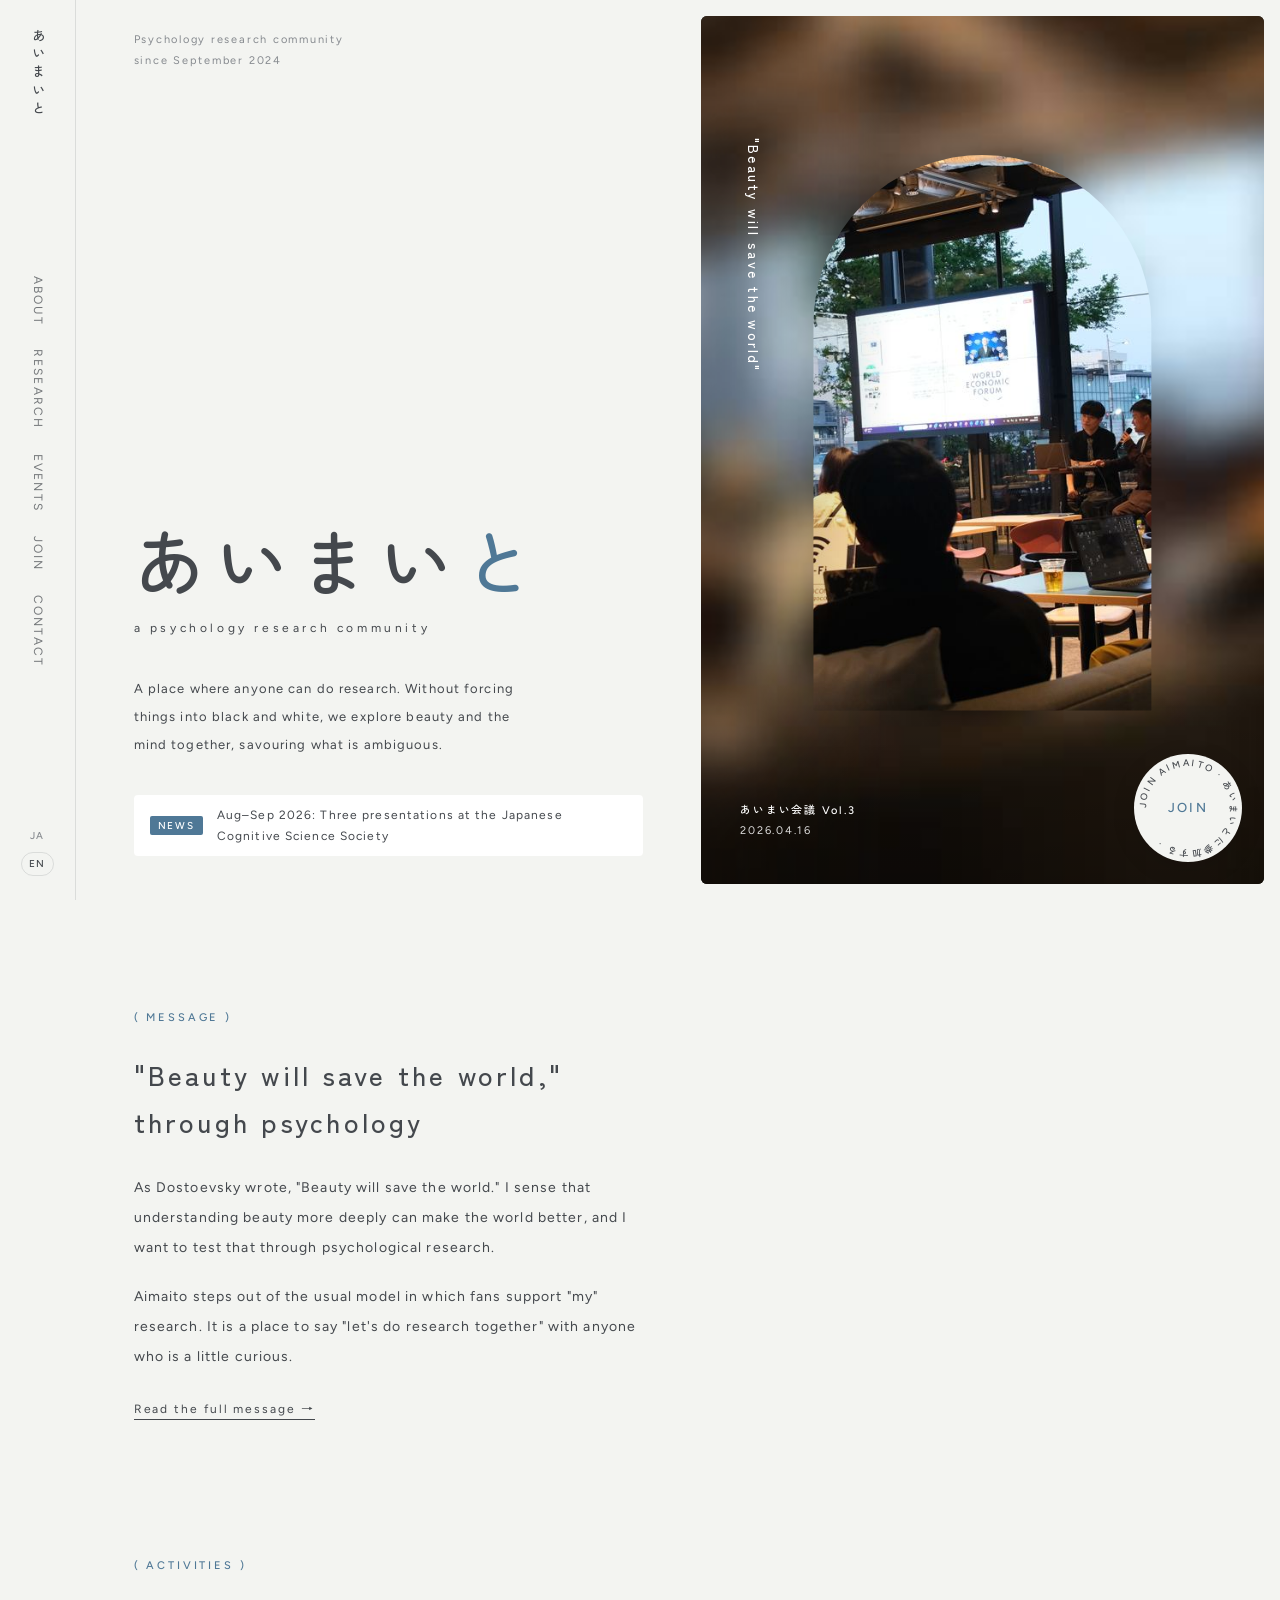
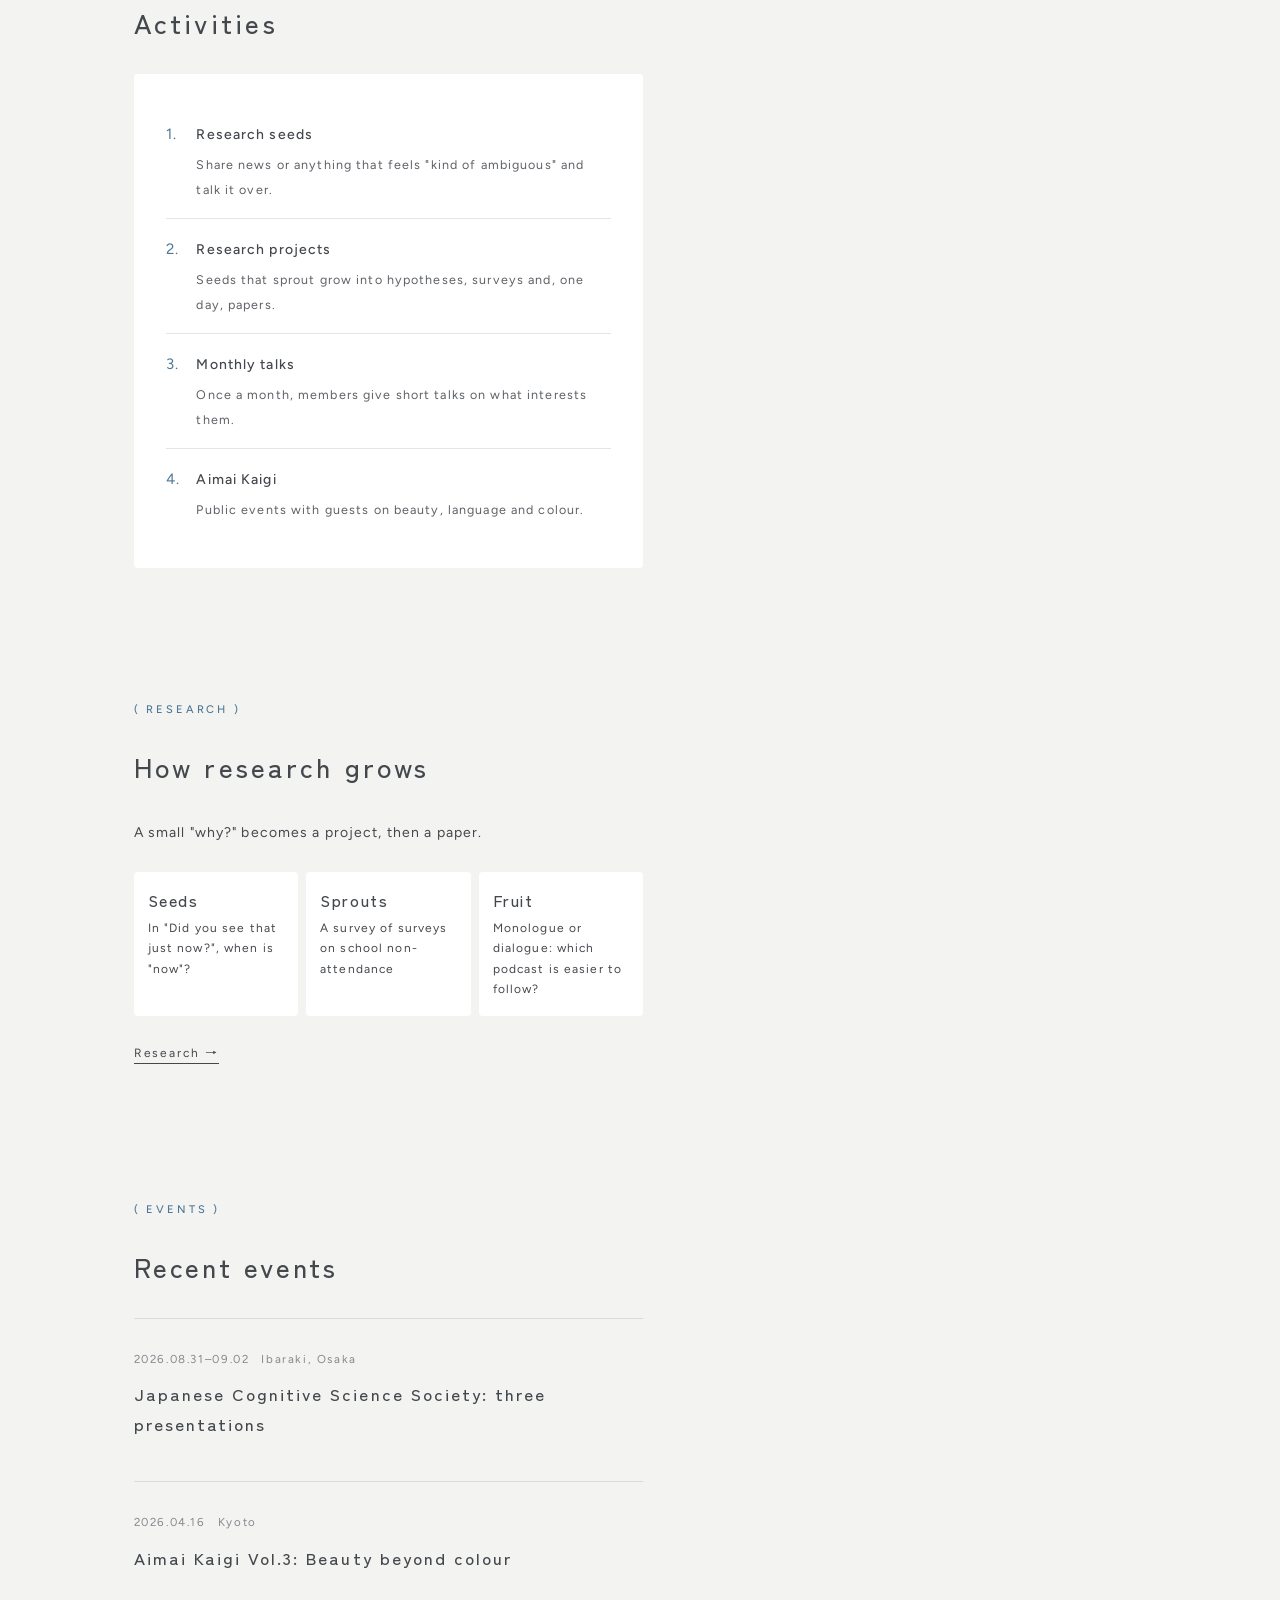
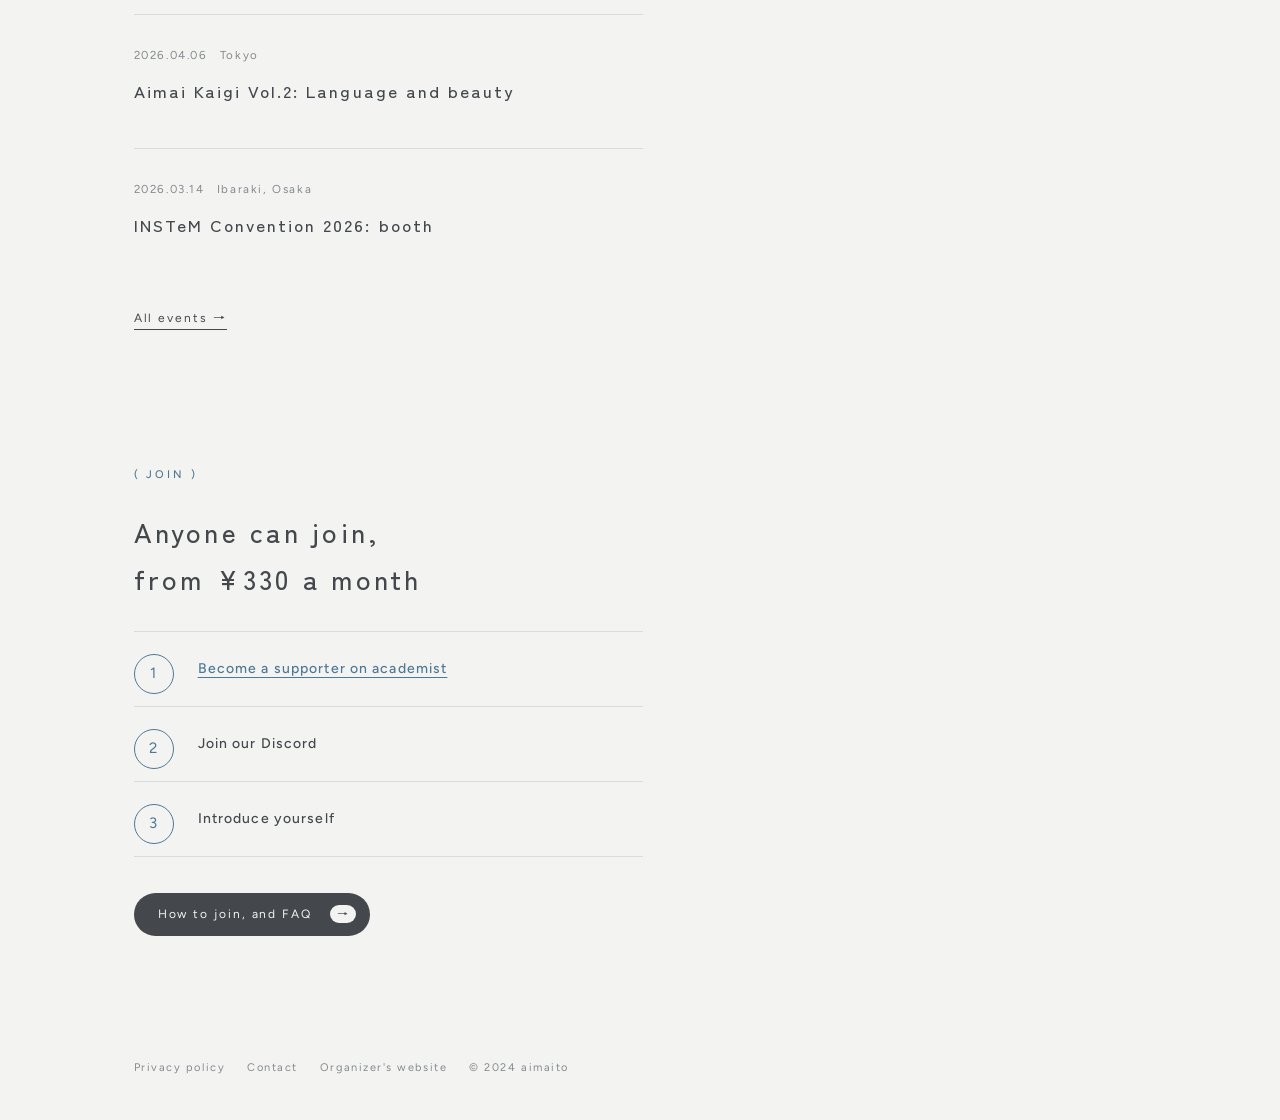
<file: index.html>
<!doctype html>
<html lang="ja" data-lang="ja" class="no-js">
<head>
<meta charset="utf-8">
<meta name="viewport" content="width=device-width, initial-scale=1">
<title>あいまいと｜心理学研究コミュニティ</title>
<meta name="description" content="研究者じゃなくても研究できる場所。「美は世界を救う」を心理学で実証したい，心理学研究コミュニティあいまいと。">
<link rel="icon" href="images/favicon.svg" type="image/svg+xml">
<link rel="stylesheet" href="assets/css/fonts.css">
<link rel="stylesheet" href="assets/css/style.css">
<script>
  /* Set language before first paint to avoid a flash of the wrong language */
  (function () {
    var l = 'ja';
    try { l = localStorage.getItem('aimaito-lang') || ((navigator.language || '').indexOf('ja') === 0 ? 'ja' : 'en'); } catch (e) {}
    document.documentElement.dataset.lang = l;
    document.documentElement.lang = l;
  })();
</script>
</head>
<body>
<a class="skip-link" href="#main"><span lang="ja">本文へ</span><span lang="en">Skip to content</span></a>

<header class="rail">
  <a class="mark" href="./">あいまいと</a>
  <nav class="rail-nav" id="site-menu" aria-label="メニュー">
    <a href="about/"><span lang="ja">あいまいとについて</span><span lang="en">ABOUT</span></a>
    <a href="research/"><span lang="ja">研究</span><span lang="en">RESEARCH</span></a>
    <a href="events/"><span lang="ja">イベント</span><span lang="en">EVENTS</span></a>
    <a href="join/"><span lang="ja">参加する</span><span lang="en">JOIN</span></a>
    <a href="contact/"><span lang="ja">お問い合わせ</span><span lang="en">CONTACT</span></a>
  </nav>
  <div class="lang-switch" role="group" aria-label="Language">
    <button type="button" data-set-lang="ja" aria-pressed="true">JA</button>
    <button type="button" data-set-lang="en" aria-pressed="false">EN</button>
  </div>
  <button class="menu-toggle" type="button" aria-expanded="false" aria-controls="site-menu">MENU</button>
</header>

<div class="stage" aria-hidden="true">
  <div class="ph is-on" data-key="venue-dusk" style="--pos: 58% 50%; --t: 16%; --x: 20%; --b: 20%;">
    <img class="bg" src="images/photos/venue-dusk-blur.jpg" alt="">
    <img class="sharp" src="images/photos/venue-dusk.jpg" alt="">
  </div>
  <div class="ph" data-key="talk" style="--pos: 36% 50%; --t: 14%; --x: 18%; --b: 18%;">
    <img class="bg" src="images/photos/talk-blur.jpg" alt="" loading="lazy">
    <img class="sharp" src="images/photos/talk.jpg" alt="" loading="lazy">
  </div>
  <div class="ph" data-key="writing" style="--pos: 34% 50%; --t: 22%; --x: 22%; --b: 16%;">
    <img class="bg" src="images/photos/writing-blur.jpg" alt="" loading="lazy">
    <img class="sharp" src="images/photos/writing.jpg" alt="" loading="lazy">
  </div>
  <div class="ph" data-key="screen" style="--pos: 50% 50%; --t: 18%; --x: 18%; --b: 22%;">
    <img class="bg" src="images/photos/screen-blur.jpg" alt="" loading="lazy">
    <img class="sharp" src="images/photos/screen.jpg" alt="" loading="lazy">
  </div>
  <div class="ph" data-key="k2-guests" style="--pos: 44% 50%; --t: 16%; --x: 18%; --b: 20%;">
    <img class="bg" src="images/photos/k2-guests-blur.jpg" alt="" loading="lazy">
    <img class="sharp" src="images/photos/k2-guests.jpg" alt="" loading="lazy">
  </div>
  <div class="ph" data-key="k2-room" style="--pos: 44% 50%; --t: 16%; --x: 18%; --b: 20%;">
    <img class="bg" src="images/photos/k2-room-blur.jpg" alt="" loading="lazy">
    <img class="sharp" src="images/photos/k2-room.jpg" alt="" loading="lazy">
  </div>
  <p class="stage-copy" lang="ja">「美は世界を救う」を<br>心理学で</p>
  <p class="stage-copy" lang="en">"Beauty will save the world"</p>
  <p class="stage-cap"><b>あいまい会議 Vol.3</b>2026.04.16</p>
</div>
<main id="main">
  <div class="col">

    <header class="intro" data-photo="venue-dusk" data-cap="あいまい会議 Vol.3|2026.04.16">
      <p class="top">Psychology research community<br>since September 2024</p>
      <div>
        <h1 class="logo">あいまい<span>と</span></h1>
        <p class="sub"><span lang="ja">心理学研究コミュニティ</span><span lang="en">a psychology research community</span></p>
        <p class="lead" lang="ja">研究者じゃなくても，研究できる場所を。白黒つけずに，あいまいなものをみんなで味わいながら，「美」や「こころ」について調べています。</p>
        <p class="lead" lang="en">A place where anyone can do research. Without forcing things into black and white, we explore beauty and the mind together, savouring what is ambiguous.</p>
        <a class="news" href="events/#jcss2026"><span class="tag">NEWS</span><span lang="ja">2026.08.31–09.02 日本認知科学会 第43回大会で研究を3件発表しました</span><span lang="en">Aug–Sep 2026: Three presentations at the Japanese Cognitive Science Society</span></a>
      </div>
    </header>

    <section id="message" data-photo="talk" data-cap="あいまい会議2025|2025.08.31">
      <span class="label">( MESSAGE )</span>
      <h2><span lang="ja">「美は世界を救う」を<br>心理学で</span><span lang="en">"Beauty will save the world,"<br>through psychology</span></h2>
      <p lang="ja">ドストエフスキーが「美は世界を救う」と言ったように，美について深く知ることが世界をよくすることに繋がるという感覚があります。このことを，心理学研究から実証したいと考えています。</p>
      <p lang="ja">あいまいとは，研究ファンから支援を頂きながら「私が研究を進める」という従来の型から飛び出し，研究にちょっと興味のあるみなさんと「一緒に研究しよう」という場所です。</p>
      <p lang="en">As Dostoevsky wrote, "Beauty will save the world." I sense that understanding beauty more deeply can make the world better, and I want to test that through psychological research.</p>
      <p lang="en">Aimaito steps out of the usual model in which fans support "my" research. It is a place to say "let's do research together" with anyone who is a little curious.</p>
      <a class="more" href="about/"><span lang="ja">ご挨拶の全文</span><span lang="en">Read the full message</span></a>
    </section>

    <section id="activities" data-photo="writing" data-cap="研究のたね">
      <span class="label">( ACTIVITIES )</span>
      <h2><span lang="ja">活動</span><span lang="en">Activities</span></h2>
      <div class="card">
        <ol class="list">
          <li><span class="n">1.</span><div><b lang="ja">研究のたね</b><b lang="en">Research seeds</b><p lang="ja">気になったニュースや「なんかこれ曖昧だよね～」をシェアして，みんなで交流します。</p><p lang="en">Share news or anything that feels "kind of ambiguous" and talk it over.</p></div></li>
          <li><span class="n">2.</span><div><b lang="ja">研究プロジェクト</b><b lang="en">Research projects</b><p lang="ja">芽がでたたねは，仮説，調査，考察へ。いずれは論文に。</p><p lang="en">Seeds that sprout grow into hypotheses, surveys and, one day, papers.</p></div></li>
          <li><span class="n">3.</span><div><b lang="ja">交流会</b><b lang="en">Monthly talks</b><p lang="ja">月に1度，自分の興味を自由に話すライトニングトーク。</p><p lang="en">Once a month, members give short talks on what interests them.</p></div></li>
          <li><span class="n">4.</span><div><b lang="ja">あいまい会議</b><b lang="en">Aimai Kaigi</b><p lang="ja">ゲストを迎えて，美やことば，色について考える公開イベント。</p><p lang="en">Public events with guests on beauty, language and colour.</p></div></li>
        </ol>
      </div>
    </section>

    <section id="research" data-photo="screen" data-cap="あいまい会議 Vol.3|2026.04.16">
      <span class="label">( RESEARCH )</span>
      <h2><span lang="ja">研究が芽吹くまで</span><span lang="en">How research grows</span></h2>
      <p lang="ja">ちいさな「なんで？」が，プロジェクトになり，論文になります。</p>
      <p lang="en">A small "why?" becomes a project, then a paper.</p>
      <div class="flow" style="margin-top:24px">
        <a href="research/#seeds"><b lang="ja">たね</b><b lang="en">Seeds</b><span lang="ja">「今の見た？」の「今」っていつ？</span><span lang="en">In "Did you see that just now?", when is "now"?</span></a>
        <a href="research/#projects"><b lang="ja">芽</b><b lang="en">Sprouts</b><span lang="ja">不登校調査の調査</span><span lang="en">A survey of surveys on school non-attendance</span></a>
        <a href="research/#outcomes"><b lang="ja">実</b><b lang="en">Fruit</b><span lang="ja">ポッドキャストはひとり語りと対談，どちらが聴きやすい？</span><span lang="en">Monologue or dialogue: which podcast is easier to follow?</span></a>
      </div>
      <a class="more" href="research/"><span lang="ja">研究のページへ</span><span lang="en">Research</span></a>
    </section>

    <section id="events" data-photo="k2-guests" data-cap="あいまい会議 Vol.2|2026.04.06">
      <span class="label">( EVENTS )</span>
      <h2><span lang="ja">最近のイベント</span><span lang="en">Recent events</span></h2>
      <article class="event compact">
        <p class="meta"><span>2026.08.31–09.02</span><span lang="ja">大阪・茨木</span><span lang="en">Ibaraki, Osaka</span></p>
        <h2><span lang="ja">日本認知科学会 第43回大会<br>研究を3件発表</span><span lang="en">Japanese Cognitive Science Society: three presentations</span></h2>
      </article>
      <article class="event compact">
        <p class="meta"><span>2026.04.16</span><span lang="ja">京都</span><span lang="en">Kyoto</span></p>
        <h2><span lang="ja">あいまい会議 Vol.3<br>More than Colorの美しさ</span><span lang="en">Aimai Kaigi Vol.3: Beauty beyond colour</span></h2>
      </article>
      <article class="event compact">
        <p class="meta"><span>2026.04.06</span><span lang="ja">東京</span><span lang="en">Tokyo</span></p>
        <h2><span lang="ja">あいまい会議 Vol.2<br>ことばと美</span><span lang="en">Aimai Kaigi Vol.2: Language and beauty</span></h2>
      </article>
      <article class="event compact">
        <p class="meta"><span>2026.03.14</span><span lang="ja">大阪・茨木</span><span lang="en">Ibaraki, Osaka</span></p>
        <h2><span lang="ja">INSTeM コンベンション 2026<br>ブース出展</span><span lang="en">INSTeM Convention 2026: booth</span></h2>
      </article>
      <a class="more" href="events/"><span lang="ja">イベントの記録</span><span lang="en">All events</span></a>
    </section>

    <section id="join" data-photo="k2-room" data-cap="あいまい会議 Vol.2|2026.04.06">
      <span class="label">( JOIN )</span>
      <h2><span lang="ja">月330円から，<br>だれでも参加できます</span><span lang="en">Anyone can join,<br>from ¥330 a month</span></h2>
      <ol class="steps">
        <li><b lang="ja"><a href="https://academist-cf.com/fanclubs/358" target="_blank" rel="noopener">academist でサポーターになる</a></b><b lang="en"><a href="https://academist-cf.com/fanclubs/358" target="_blank" rel="noopener">Become a supporter on academist</a></b></li>
        <li><b lang="ja">Discord に参加する</b><b lang="en">Join our Discord</b></li>
        <li><b lang="ja">自己紹介をする</b><b lang="en">Introduce yourself</b></li>
      </ol>
      <a class="btn" href="join/"><span lang="ja">参加のしかたとよくある質問</span><span lang="en">How to join, and FAQ</span><i>→</i></a>
    </section>

    <footer class="foot">
      <a href="privacy-policy/"><span lang="ja">プライバシーポリシー</span><span lang="en">Privacy policy</span></a>
      <a href="contact/"><span lang="ja">お問い合わせ</span><span lang="en">Contact</span></a>
      <a href="https://hitsuwari-jimpei.com/" target="_blank" rel="noopener"><span lang="ja">主宰者のサイト</span><span lang="en">Organizer's website</span></a>
      <span>© 2024 aimaito</span>
    </footer>
  </div>
</main>

<a class="badge" href="join/" aria-label="参加する / Join">
  <svg viewBox="0 0 108 108" aria-hidden="true">
    <defs><path id="badge-circle" d="M54,54 m-42,0 a42,42 0 1,1 84,0 a42,42 0 1,1 -84,0"/></defs>
    <text><textPath href="#badge-circle">JOIN AIMAITO · あいまいとに参加する · </textPath></text>
  </svg>
  <span lang="ja">参加</span><span lang="en">JOIN</span>
</a>

<script src="assets/js/main.js"></script>
<!-- Cloudflare Web Analytics: トークンが決まったらここに beacon の script を入れる（全ページ同じ） -->
</body>
</html>
</file>
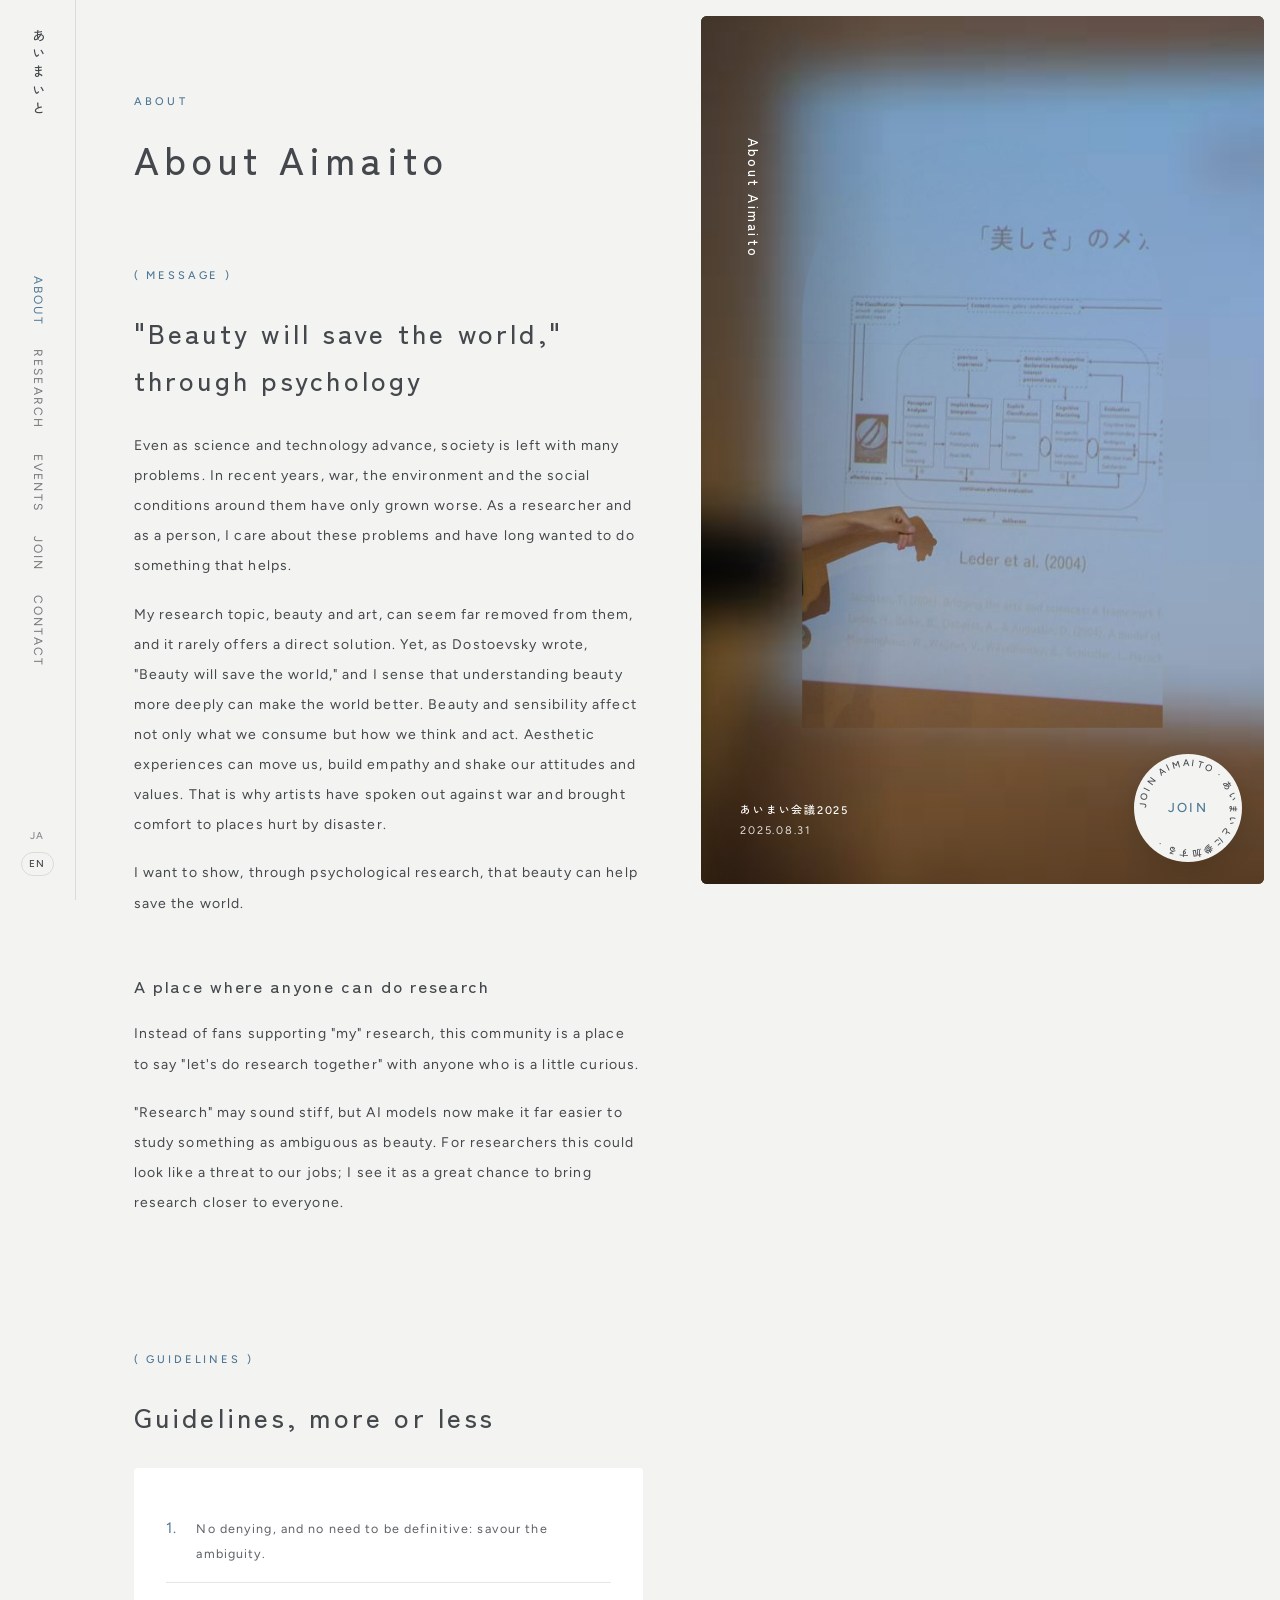
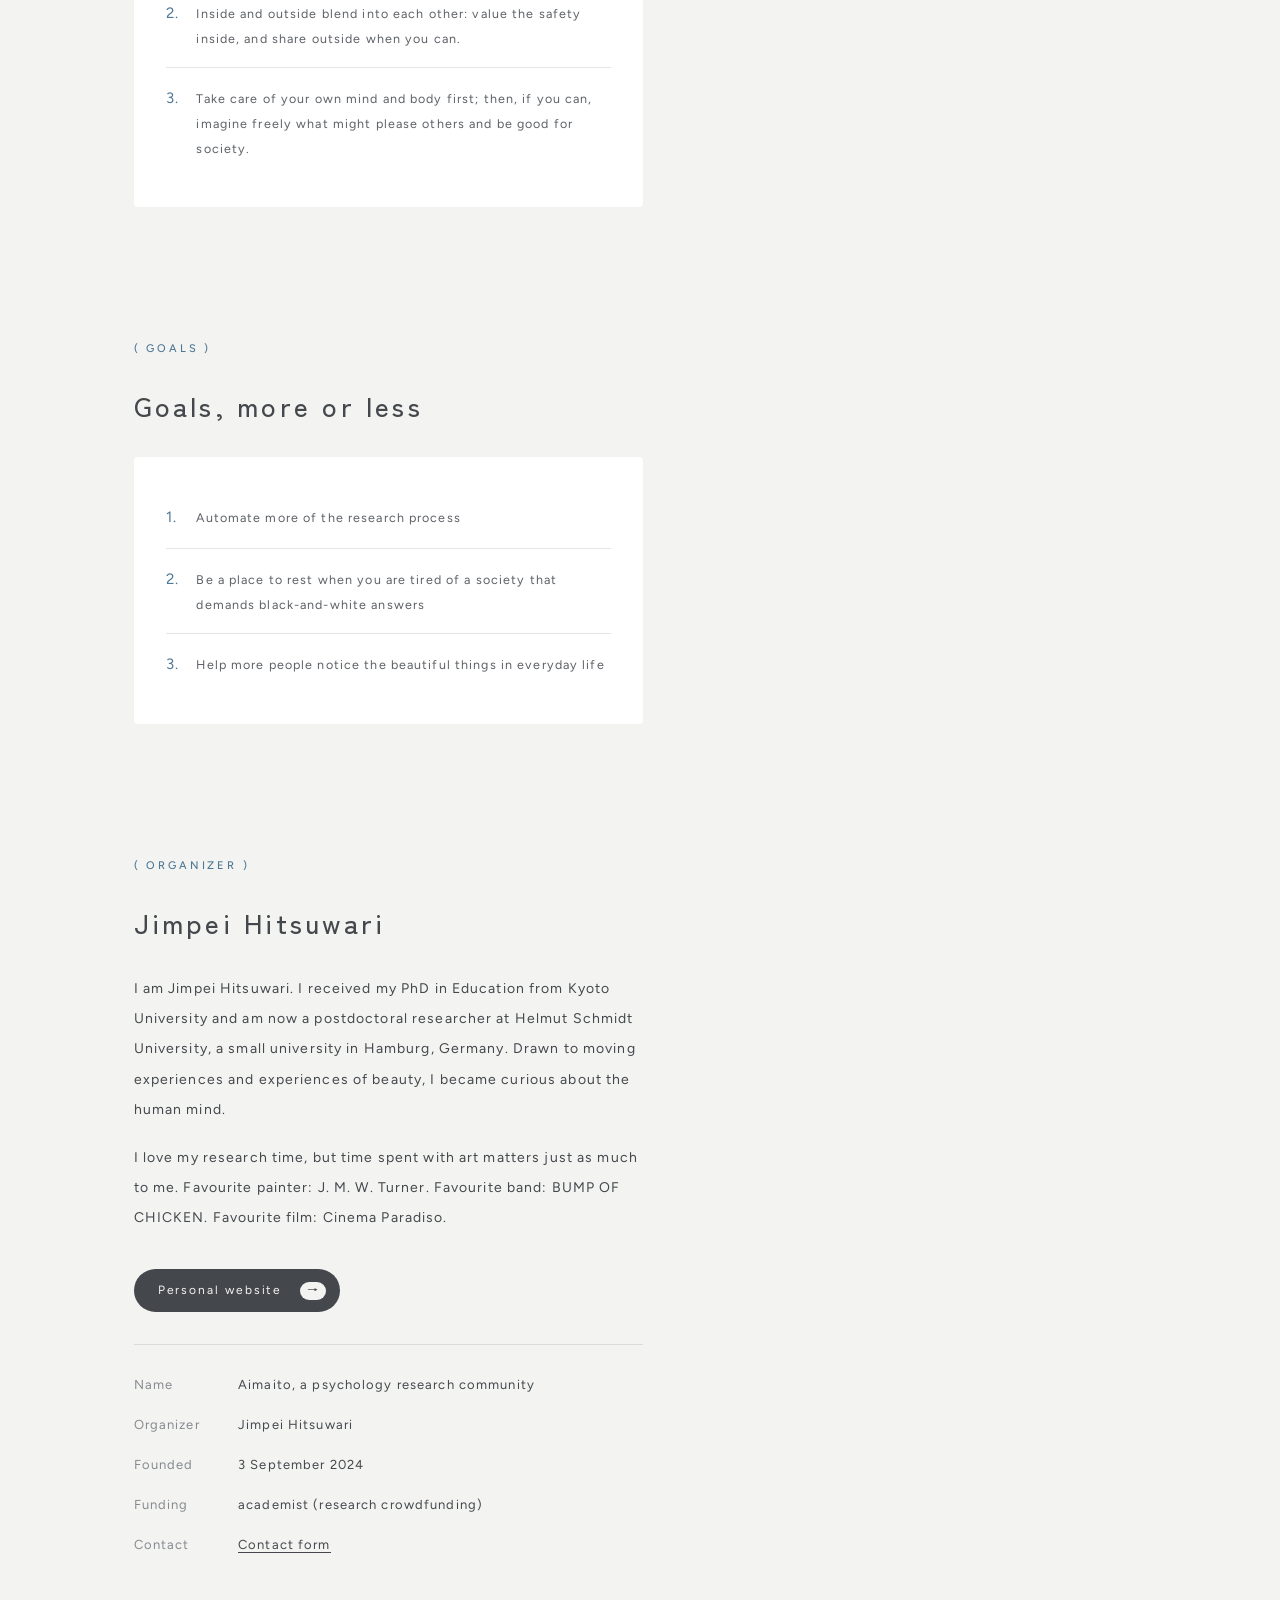
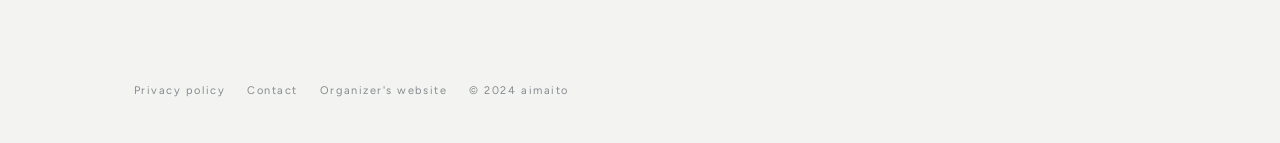
<file: about/index.html>
<!doctype html>
<html lang="ja" data-lang="ja" class="no-js">
<head>
<meta charset="utf-8">
<meta name="viewport" content="width=device-width, initial-scale=1">
<title>あいまいとについて｜あいまいと</title>
<meta name="description" content="「美は世界を救う」を心理学で。心理学研究コミュニティあいまいとのご挨拶，行動指針，目標，主宰者について。">
<link rel="icon" href="../images/favicon.svg" type="image/svg+xml">
<link rel="stylesheet" href="../assets/css/fonts.css">
<link rel="stylesheet" href="../assets/css/style.css">
<script>
  /* Set language before first paint to avoid a flash of the wrong language */
  (function () {
    var l = 'ja';
    try { l = localStorage.getItem('aimaito-lang') || ((navigator.language || '').indexOf('ja') === 0 ? 'ja' : 'en'); } catch (e) {}
    document.documentElement.dataset.lang = l;
    document.documentElement.lang = l;
  })();
</script>
</head>
<body>
<a class="skip-link" href="#main"><span lang="ja">本文へ</span><span lang="en">Skip to content</span></a>

<header class="rail">
  <a class="mark" href="../">あいまいと</a>
  <nav class="rail-nav" id="site-menu" aria-label="メニュー">
    <a href="../about/" aria-current="page"><span lang="ja">あいまいとについて</span><span lang="en">ABOUT</span></a>
    <a href="../research/"><span lang="ja">研究</span><span lang="en">RESEARCH</span></a>
    <a href="../events/"><span lang="ja">イベント</span><span lang="en">EVENTS</span></a>
    <a href="../join/"><span lang="ja">参加する</span><span lang="en">JOIN</span></a>
    <a href="../contact/"><span lang="ja">お問い合わせ</span><span lang="en">CONTACT</span></a>
  </nav>
  <div class="lang-switch" role="group" aria-label="Language">
    <button type="button" data-set-lang="ja" aria-pressed="true">JA</button>
    <button type="button" data-set-lang="en" aria-pressed="false">EN</button>
  </div>
  <button class="menu-toggle" type="button" aria-expanded="false" aria-controls="site-menu">MENU</button>
</header>

<div class="stage" aria-hidden="true">
  <div class="ph is-on" data-key="talk" style="--pos: 36% 50%; --t: 14%; --x: 18%; --b: 18%;">
    <img class="bg" src="../images/photos/talk-blur.jpg" alt="">
    <img class="sharp" src="../images/photos/talk.jpg" alt="">
  </div>
  <div class="ph" data-key="writing" style="--pos: 34% 50%; --t: 22%; --x: 22%; --b: 16%;">
    <img class="bg" src="../images/photos/writing-blur.jpg" alt="" loading="lazy">
    <img class="sharp" src="../images/photos/writing.jpg" alt="" loading="lazy">
  </div>
  <div class="ph" data-key="hall" style="--pos: 50% 50%; --t: 16%; --x: 20%; --b: 20%;">
    <img class="bg" src="../images/photos/hall-blur.jpg" alt="" loading="lazy">
    <img class="sharp" src="../images/photos/hall.jpg" alt="" loading="lazy">
  </div>
  <div class="ph" data-key="k2-trio" style="--pos: 50% 50%; --t: 14%; --x: 16%; --b: 18%;">
    <img class="bg" src="../images/photos/k2-trio-blur.jpg" alt="" loading="lazy">
    <img class="sharp" src="../images/photos/k2-trio.jpg" alt="" loading="lazy">
  </div>
  <p class="stage-copy" lang="ja">あいまいとについて</p>
  <p class="stage-copy" lang="en">About Aimaito</p>
  <p class="stage-cap"><b>あいまい会議2025</b>2025.08.31</p>
</div>
<main id="main">
  <div class="col">

    <header class="page-head" data-photo="talk" data-cap="あいまい会議2025|2025.08.31">
      <span class="en">ABOUT</span>
      <h1><span lang="ja">あいまいとについて</span><span lang="en">About Aimaito</span></h1>
    </header>

    <section id="message" data-photo="talk" data-cap="あいまい会議2025|2025.08.31">
      <span class="label">( MESSAGE )</span>
      <h2><span lang="ja">「美は世界を救う」を<br>心理学で</span><span lang="en">"Beauty will save the world,"<br>through psychology</span></h2>
      <p lang="ja">科学技術が発展しても社会には多くの課題が残されています。むしろ，近年，戦争や地球環境，そしてそれを取り巻く社会的な状況は悪化の一途を辿っています。私は研究者としても，1人の人間としても，こうした問題に関心があり，解決に繋がる何かをしたいと思い続けてきました。</p>
      <p lang="ja">私の研究テーマである美・芸術はそれらとはとても遠いように思えますし，直接解決の手がかりになることも簡単ではありません。一方で，ドストエフスキーが「Beauty will save the world（美は世界を救う）」と言ったように，美について深く知ることが世界をよくすることに繋がるという感覚もあります。例えば，美や感性は（感情的な消費だけでなく）人の意識や行動にも影響を与えます。美的な体験を通じて感動や共感を伴い，人の態度や価値観を揺さぶることもあるかもしれません。ゆえに，アーティストたちは，反戦を訴え，災害で傷つき疲れた地域に慰めと癒しを送ってきたのです。</p>
      <p lang="ja">このように美が世界を救いうることを，心理学研究から実証したいと考えています。</p>
      <p lang="en">Even as science and technology advance, society is left with many problems. In recent years, war, the environment and the social conditions around them have only grown worse. As a researcher and as a person, I care about these problems and have long wanted to do something that helps.</p>
      <p lang="en">My research topic, beauty and art, can seem far removed from them, and it rarely offers a direct solution. Yet, as Dostoevsky wrote, "Beauty will save the world," and I sense that understanding beauty more deeply can make the world better. Beauty and sensibility affect not only what we consume but how we think and act. Aesthetic experiences can move us, build empathy and shake our attitudes and values. That is why artists have spoken out against war and brought comfort to places hurt by disaster.</p>
      <p lang="en">I want to show, through psychological research, that beauty can help save the world.</p>

      <h3><span lang="ja">研究者じゃなくても研究できる場所を</span><span lang="en">A place where anyone can do research</span></h3>
      <p lang="ja">このコミュニティは，研究ファンから支援を頂きながら「私が研究を進める」という従来の型から飛び出し，研究にちょっと興味のあるみなさんと「一緒に研究しよう」という場所です。</p>
      <p lang="ja">「研究」と聞くと堅苦しく聞こえるかもしれませんが，最近では，「AIモデル」という技術を活用することで，従来よりも気軽に「美」という曖昧なものについて評価できるようになってきました。従来の研究者の働き方的には，いわゆる「AIに仕事を奪われ」かねない危機的状況とも捉えられるのですが，「研究」というものを，よりみなさんの身近に感じてもらうには絶好のチャンスだと考えています。</p>
      <p lang="en">Instead of fans supporting "my" research, this community is a place to say "let's do research together" with anyone who is a little curious.</p>
      <p lang="en">"Research" may sound stiff, but AI models now make it far easier to study something as ambiguous as beauty. For researchers this could look like a threat to our jobs; I see it as a great chance to bring research closer to everyone.</p>
    </section>

    <section id="guidelines" data-photo="writing" data-cap="研究のたね">
      <span class="label">( GUIDELINES )</span>
      <h2><span lang="ja">行動指針的なもの</span><span lang="en">Guidelines, more or less</span></h2>
      <div class="card">
        <ol class="list">
          <li><span class="n">1.</span><div><p lang="ja">「否定」はなし，「断定」も不要，あいまいを味わいましょう。</p><p lang="en">No denying, and no need to be definitive: savour the ambiguity.</p></div></li>
          <li><span class="n">2.</span><div><p lang="ja">コミュニティ内外は“あわい”，内の安心感を大切にしつつ，できれば外にも発信しましょう。</p><p lang="en">Inside and outside blend into each other: value the safety inside, and share outside when you can.</p></div></li>
          <li><span class="n">3.</span><div><p lang="ja">まずは，自分の心と身体を大切に，その後できそうなら，相手が喜びそうなこと，社会にとってよさそうなことを想像しまくりましょう。</p><p lang="en">Take care of your own mind and body first; then, if you can, imagine freely what might please others and be good for society.</p></div></li>
        </ol>
      </div>
    </section>

    <section id="goals" data-photo="hall" data-cap="あいまい会議2025|2025.08.31">
      <span class="label">( GOALS )</span>
      <h2><span lang="ja">目標的なもの</span><span lang="en">Goals, more or less</span></h2>
      <div class="card">
        <ol class="list">
          <li><span class="n">1.</span><div><p lang="ja">研究の自動化を進める</p><p lang="en">Automate more of the research process</p></div></li>
          <li><span class="n">2.</span><div><p lang="ja">“白黒はっきり”を求められる社会に疲れた時の居場所になる</p><p lang="en">Be a place to rest when you are tired of a society that demands black-and-white answers</p></div></li>
          <li><span class="n">3.</span><div><p lang="ja">日常の美しいモノ・コトに気づく人を増やす</p><p lang="en">Help more people notice the beautiful things in everyday life</p></div></li>
        </ol>
      </div>
    </section>

    <section id="organizer" data-photo="k2-trio" data-cap="あいまい会議 Vol.2|2026.04.06">
      <span class="label">( ORGANIZER )</span>
      <h2><span lang="ja">櫃割 仁平</span><span lang="en">Jimpei Hitsuwari</span></h2>
      <p lang="ja">櫃割仁平（ひつわりじんぺい）と申します。京都大学で博士号（教育学）を取得し，現在はドイツのハンブルクにあるヘルムートシュミット大学という小さな大学でポスドク研究員をしています。感動する体験，美を感じる体験に魅了され，人のこころに興味を持つようになりました。</p>
      <p lang="ja">研究の時間も好きですが，芸術鑑賞の時間も大切で，大好きな時間です。好きな画家はウィリアム・ターナー，好きなバンドはBUMP OF CHICKEN，好きな映画はニューシネマパラダイスです。</p>
      <p lang="en">I am Jimpei Hitsuwari. I received my PhD in Education from Kyoto University and am now a postdoctoral researcher at Helmut Schmidt University, a small university in Hamburg, Germany. Drawn to moving experiences and experiences of beauty, I became curious about the human mind.</p>
      <p lang="en">I love my research time, but time spent with art matters just as much to me. Favourite painter: J. M. W. Turner. Favourite band: BUMP OF CHICKEN. Favourite film: Cinema Paradiso.</p>
      <a class="btn" href="https://hitsuwari-jimpei.com/" target="_blank" rel="noopener"><span lang="ja">櫃割仁平のサイト</span><span lang="en">Personal website</span><i>→</i></a>
      <dl class="info">
        <dt><span lang="ja">団体名</span><span lang="en">Name</span></dt><dd><span lang="ja">心理学研究コミュニティ“あいまいと”</span><span lang="en">Aimaito, a psychology research community</span></dd>
        <dt><span lang="ja">主宰</span><span lang="en">Organizer</span></dt><dd><span lang="ja">櫃割 仁平</span><span lang="en">Jimpei Hitsuwari</span></dd>
        <dt><span lang="ja">設立</span><span lang="en">Founded</span></dt><dd><span lang="ja">2024年9月3日</span><span lang="en">3 September 2024</span></dd>
        <dt><span lang="ja">資金源</span><span lang="en">Funding</span></dt><dd><span lang="ja">academist（研究特化型クラウドファンディング）</span><span lang="en">academist (research crowdfunding)</span></dd>
        <dt><span lang="ja">連絡先</span><span lang="en">Contact</span></dt><dd><a href="../contact/"><span lang="ja">お問い合わせフォーム</span><span lang="en">Contact form</span></a></dd>
      </dl>
    </section>

    <footer class="foot">
      <a href="../privacy-policy/"><span lang="ja">プライバシーポリシー</span><span lang="en">Privacy policy</span></a>
      <a href="../contact/"><span lang="ja">お問い合わせ</span><span lang="en">Contact</span></a>
      <a href="https://hitsuwari-jimpei.com/" target="_blank" rel="noopener"><span lang="ja">主宰者のサイト</span><span lang="en">Organizer's website</span></a>
      <span>© 2024 aimaito</span>
    </footer>
  </div>
</main>

<a class="badge" href="../join/" aria-label="参加する / Join">
  <svg viewBox="0 0 108 108" aria-hidden="true">
    <defs><path id="badge-circle" d="M54,54 m-42,0 a42,42 0 1,1 84,0 a42,42 0 1,1 -84,0"/></defs>
    <text><textPath href="#badge-circle">JOIN AIMAITO · あいまいとに参加する · </textPath></text>
  </svg>
  <span lang="ja">参加</span><span lang="en">JOIN</span>
</a>

<script src="../assets/js/main.js"></script>
<!-- Cloudflare Web Analytics: トークンが決まったらここに beacon の script を入れる（全ページ同じ） -->
</body>
</html>
</file>
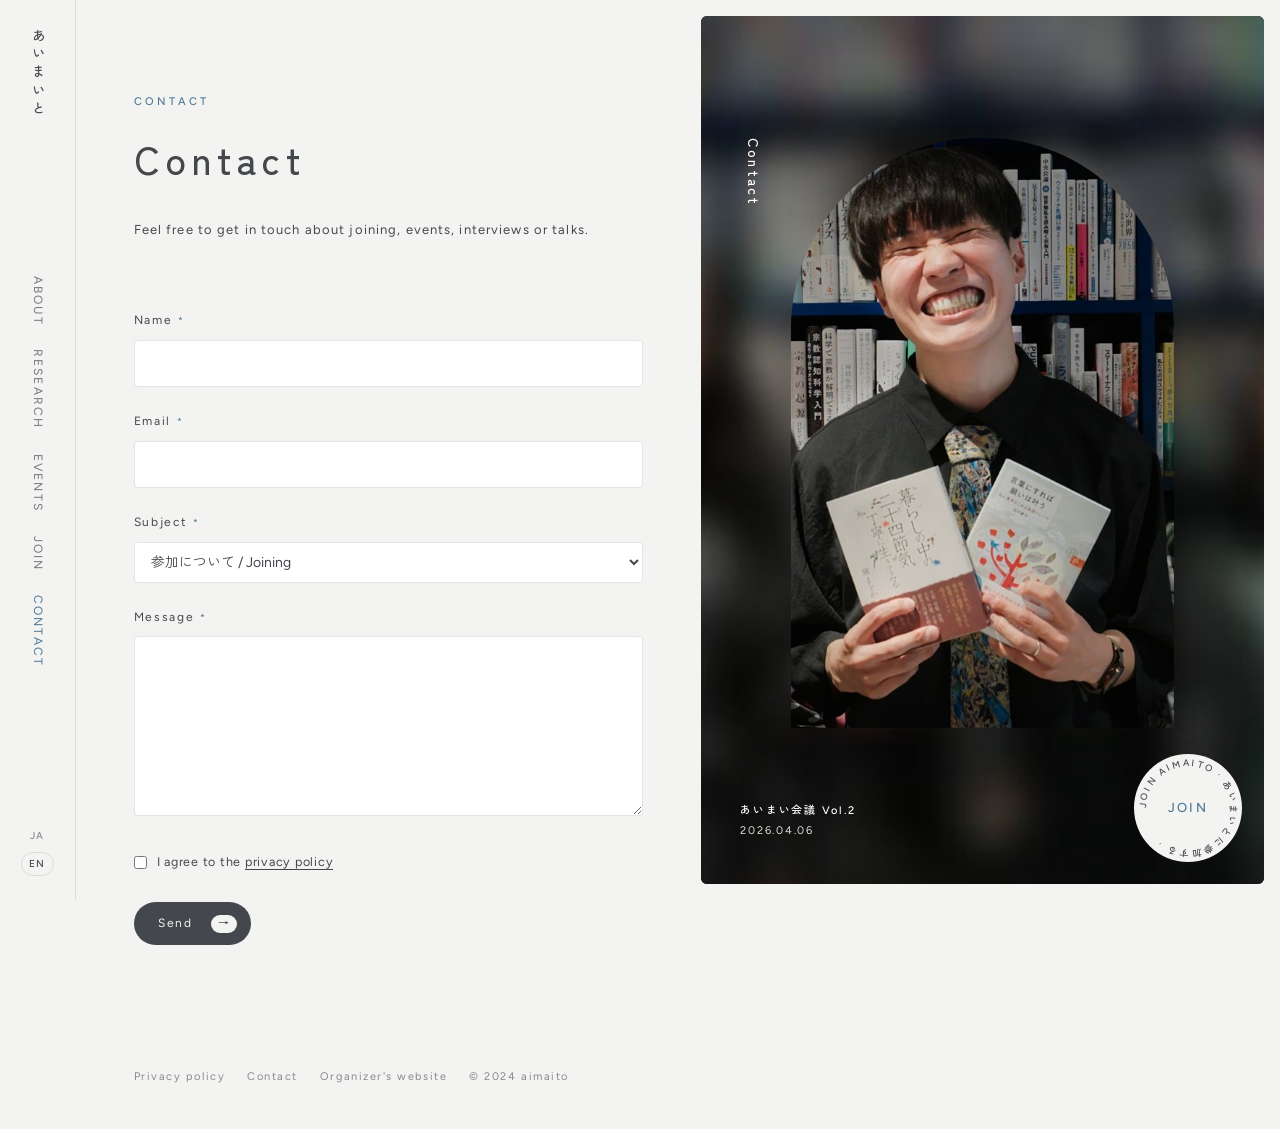
<file: contact/index.html>
<!doctype html>
<html lang="ja" data-lang="ja" class="no-js">
<head>
<meta charset="utf-8">
<meta name="viewport" content="width=device-width, initial-scale=1">
<title>お問い合わせ｜あいまいと</title>
<meta name="description" content="心理学研究コミュニティあいまいとへのお問い合わせ。">
<link rel="icon" href="../images/favicon.svg" type="image/svg+xml">
<link rel="stylesheet" href="../assets/css/fonts.css">
<link rel="stylesheet" href="../assets/css/style.css">
<script>
  /* Set language before first paint to avoid a flash of the wrong language */
  (function () {
    var l = 'ja';
    try { l = localStorage.getItem('aimaito-lang') || ((navigator.language || '').indexOf('ja') === 0 ? 'ja' : 'en'); } catch (e) {}
    document.documentElement.dataset.lang = l;
    document.documentElement.lang = l;
  })();
</script>
</head>
<body>
<a class="skip-link" href="#main"><span lang="ja">本文へ</span><span lang="en">Skip to content</span></a>

<header class="rail">
  <a class="mark" href="../">あいまいと</a>
  <nav class="rail-nav" id="site-menu" aria-label="メニュー">
    <a href="../about/"><span lang="ja">あいまいとについて</span><span lang="en">ABOUT</span></a>
    <a href="../research/"><span lang="ja">研究</span><span lang="en">RESEARCH</span></a>
    <a href="../events/"><span lang="ja">イベント</span><span lang="en">EVENTS</span></a>
    <a href="../join/"><span lang="ja">参加する</span><span lang="en">JOIN</span></a>
    <a href="../contact/" aria-current="page"><span lang="ja">お問い合わせ</span><span lang="en">CONTACT</span></a>
  </nav>
  <div class="lang-switch" role="group" aria-label="Language">
    <button type="button" data-set-lang="ja" aria-pressed="true">JA</button>
    <button type="button" data-set-lang="en" aria-pressed="false">EN</button>
  </div>
  <button class="menu-toggle" type="button" aria-expanded="false" aria-controls="site-menu">MENU</button>
</header>

<div class="stage is-small" aria-hidden="true">
  <div class="ph is-on" data-key="k2-trio" style="--pos: 50% 50%; --t: 14%; --x: 16%; --b: 18%;">
    <img class="bg" src="../images/photos/k2-trio-blur.jpg" alt="">
    <img class="sharp" src="../images/photos/k2-trio.jpg" alt="">
  </div>
  <p class="stage-copy" lang="ja">お問い合わせ</p>
  <p class="stage-copy" lang="en">Contact</p>
  <p class="stage-cap"><b>あいまい会議 Vol.2</b>2026.04.06</p>
</div>
<main id="main">
  <div class="col">

    <header class="page-head">
      <span class="en">CONTACT</span>
      <h1><span lang="ja">お問い合わせ</span><span lang="en">Contact</span></h1>
      <p lang="ja">あいまいとへの参加，イベント，取材や講演のご依頼など，お気軽にご連絡ください。</p>
      <p lang="en">Feel free to get in touch about joining, events, interviews or talks.</p>
    </header>

    <section style="padding-top:48px">
      <form class="form" id="contact-form" data-endpoint="https://formspree.io/f/mjywerwb" novalidate>
        <div><label for="f-name"><span lang="ja">お名前</span><span lang="en">Name</span><span class="req">*</span></label><input id="f-name" name="name" type="text" required autocomplete="name"></div>
        <div><label for="f-email"><span lang="ja">メールアドレス</span><span lang="en">Email</span><span class="req">*</span></label><input id="f-email" name="email" type="email" required autocomplete="email"></div>
        <div><label for="f-type"><span lang="ja">ご用件</span><span lang="en">Subject</span><span class="req">*</span></label>
          <select id="f-type" name="type" required>
            <option value="参加について / Joining">参加について / Joining</option>
            <option value="イベントについて / Events">イベントについて / Events</option>
            <option value="取材・講演のご依頼 / Media and talks">取材・講演のご依頼 / Media and talks</option>
            <option value="共同研究 / Research collaboration">共同研究 / Research collaboration</option>
            <option value="その他 / Other">その他 / Other</option>
          </select>
        </div>
        <div><label for="f-message"><span lang="ja">お問い合わせ内容</span><span lang="en">Message</span><span class="req">*</span></label><textarea id="f-message" name="message" required></textarea></div>
        <input class="hp" type="text" name="_gotcha" tabindex="-1" autocomplete="off" aria-hidden="true">
        <div class="check"><input id="f-agree" type="checkbox" required><label for="f-agree"><span lang="ja"><a href="../privacy-policy/">プライバシーポリシー</a>に同意する</span><span lang="en">I agree to the <a href="../privacy-policy/">privacy policy</a></span></label></div>
        <div><button class="btn" type="submit" style="margin-top:4px"><span lang="ja">送信する</span><span lang="en">Send</span><i>→</i></button></div>
      </form>
      <div class="form-status" id="contact-status" hidden>
        <p data-msg="mail" hidden><span lang="ja">メールソフトが開きます。内容を確認して送信してください。開かない場合は hitsuwari.jimpei@gmail.com までお送りください。</span><span lang="en">Your email app will open. Please check and send the message. If it does not open, write to hitsuwari.jimpei@gmail.com.</span></p>
        <p data-msg="sending" hidden><span lang="ja">送信しています…</span><span lang="en">Sending…</span></p>
        <p data-msg="sent" hidden><span lang="ja">送信しました。ありがとうございました。</span><span lang="en">Sent. Thank you.</span></p>
        <p data-msg="error" hidden><span lang="ja">送信できませんでした。hitsuwari.jimpei@gmail.com まで直接お送りください。</span><span lang="en">Sending failed. Please write to hitsuwari.jimpei@gmail.com.</span></p>
      </div>
    </section>

    <footer class="foot">
      <a href="../privacy-policy/"><span lang="ja">プライバシーポリシー</span><span lang="en">Privacy policy</span></a>
      <a href="../contact/"><span lang="ja">お問い合わせ</span><span lang="en">Contact</span></a>
      <a href="https://hitsuwari-jimpei.com/" target="_blank" rel="noopener"><span lang="ja">主宰者のサイト</span><span lang="en">Organizer's website</span></a>
      <span>© 2024 aimaito</span>
    </footer>
  </div>
</main>

<a class="badge" href="../join/" aria-label="参加する / Join">
  <svg viewBox="0 0 108 108" aria-hidden="true">
    <defs><path id="badge-circle" d="M54,54 m-42,0 a42,42 0 1,1 84,0 a42,42 0 1,1 -84,0"/></defs>
    <text><textPath href="#badge-circle">JOIN AIMAITO · あいまいとに参加する · </textPath></text>
  </svg>
  <span lang="ja">参加</span><span lang="en">JOIN</span>
</a>

<script src="../assets/js/main.js"></script>
<script src="../assets/js/contact.js"></script>
<!-- Cloudflare Web Analytics: トークンが決まったらここに beacon の script を入れる（全ページ同じ） -->
</body>
</html>
</file>
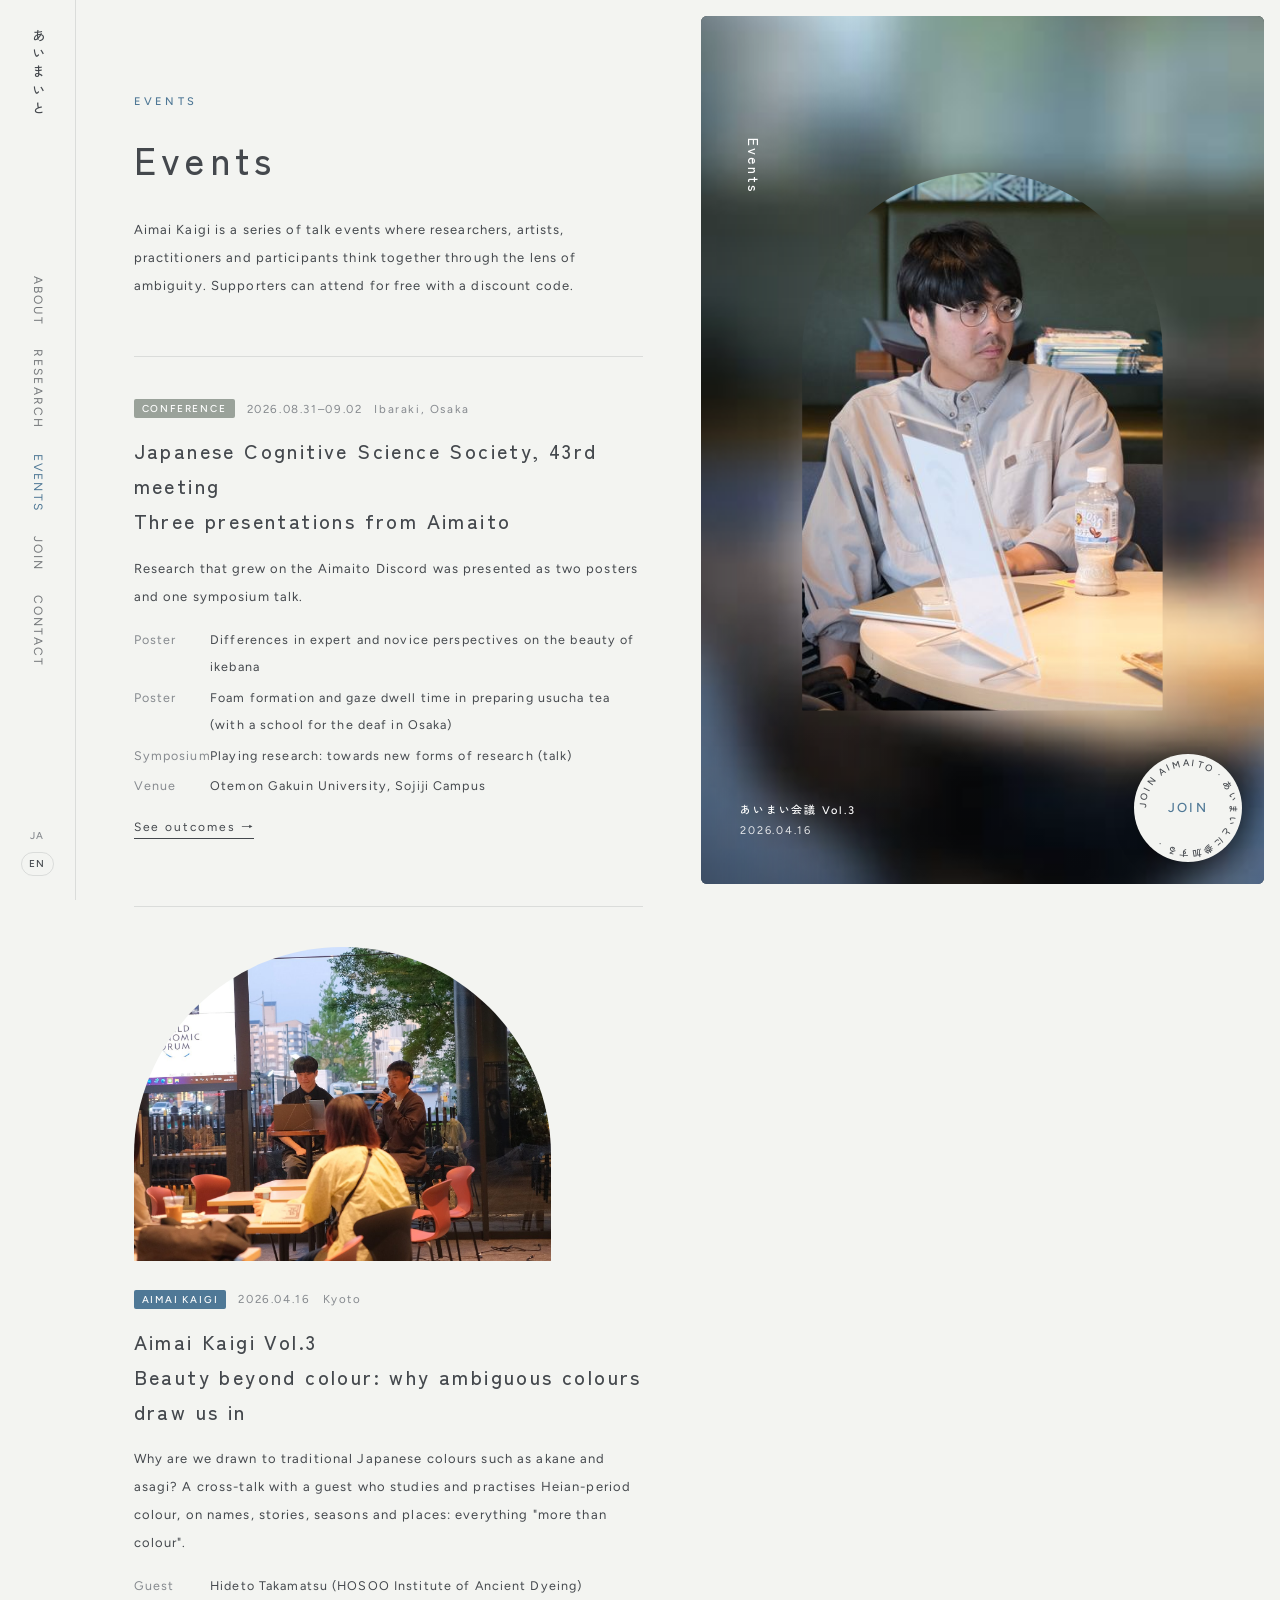
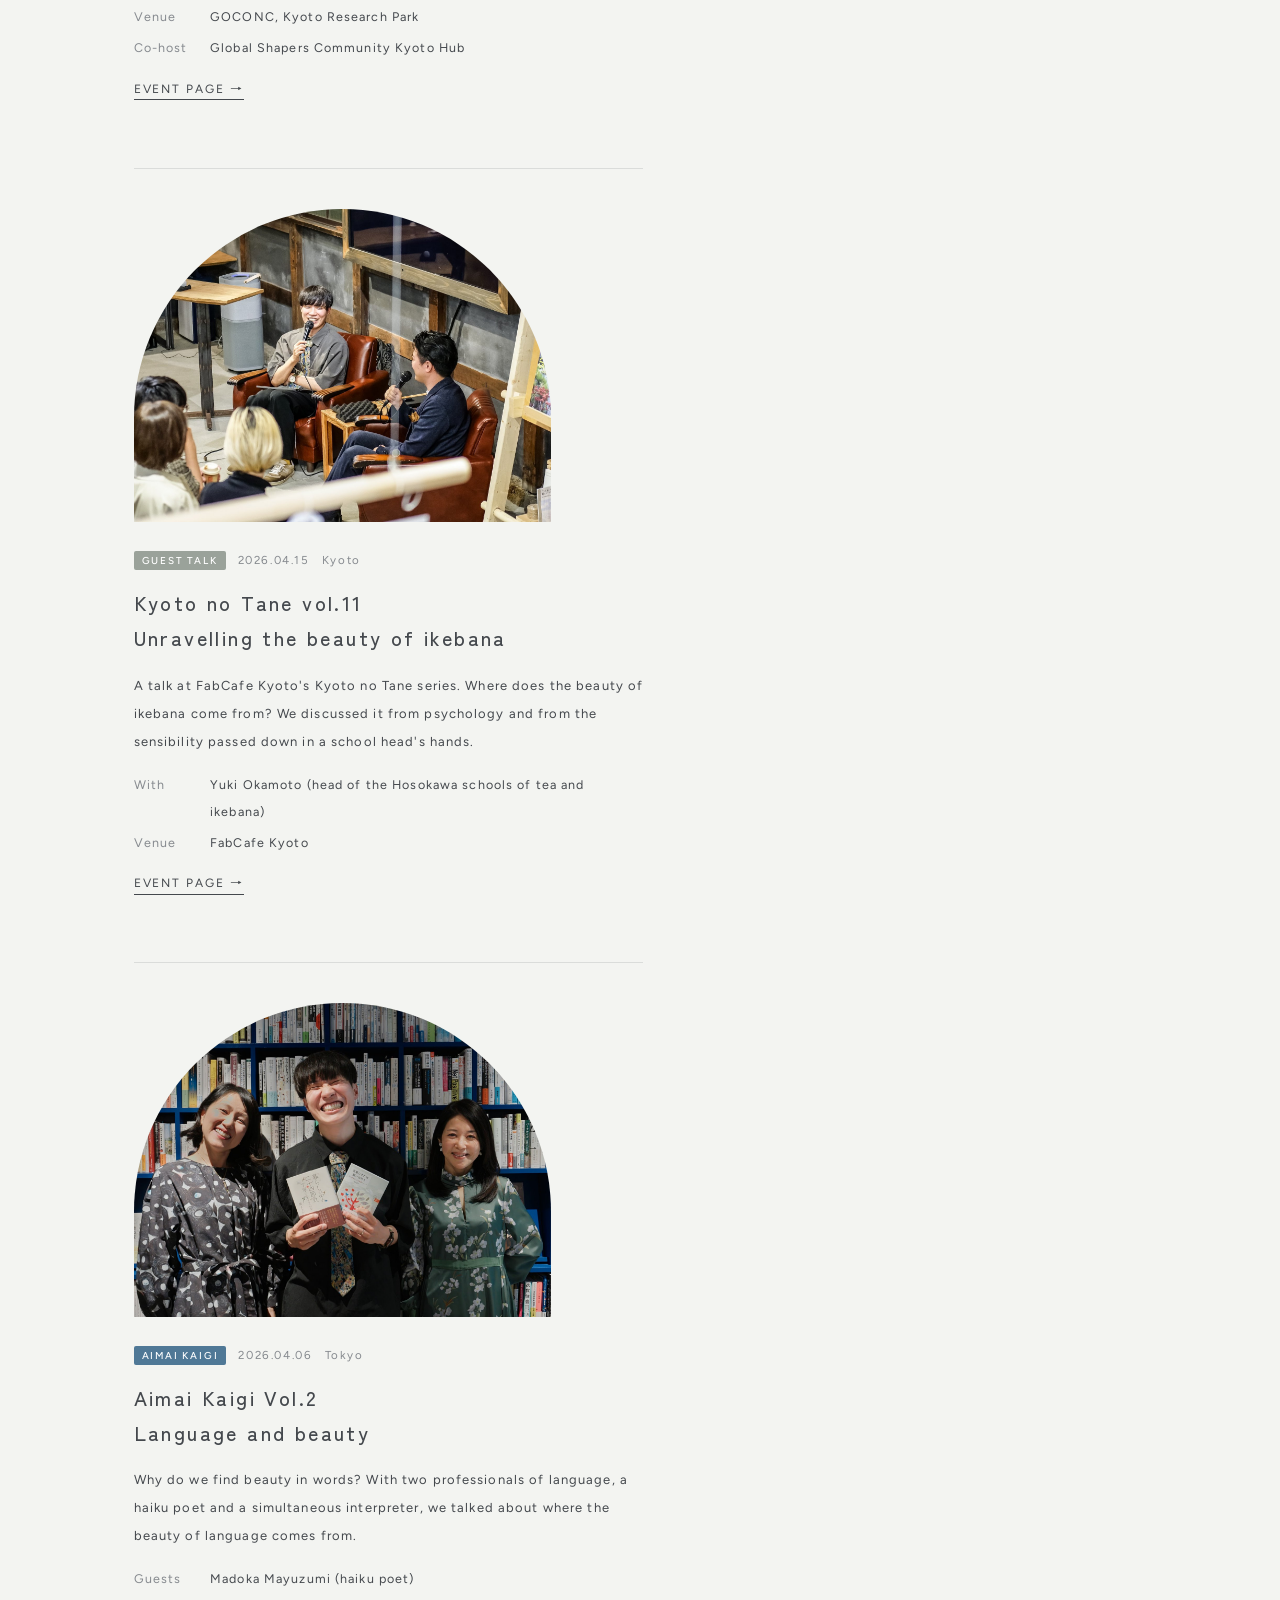
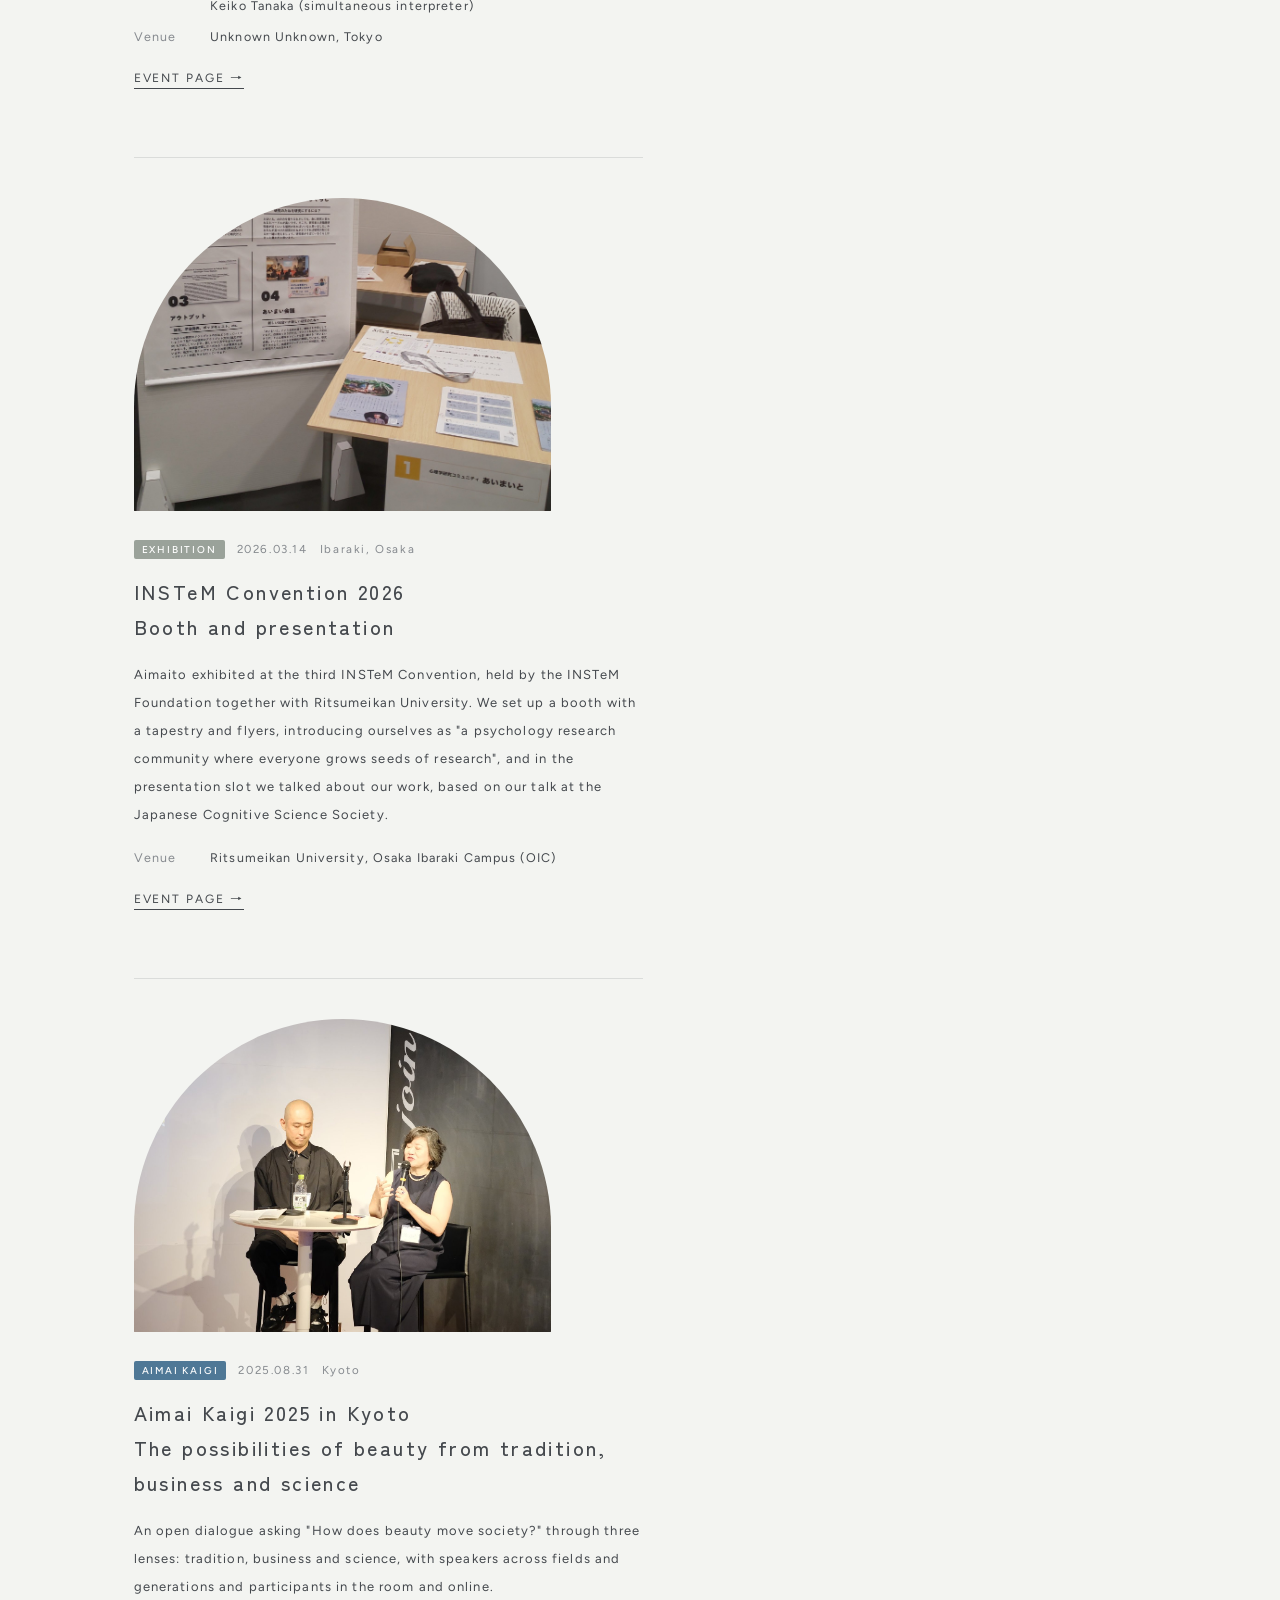
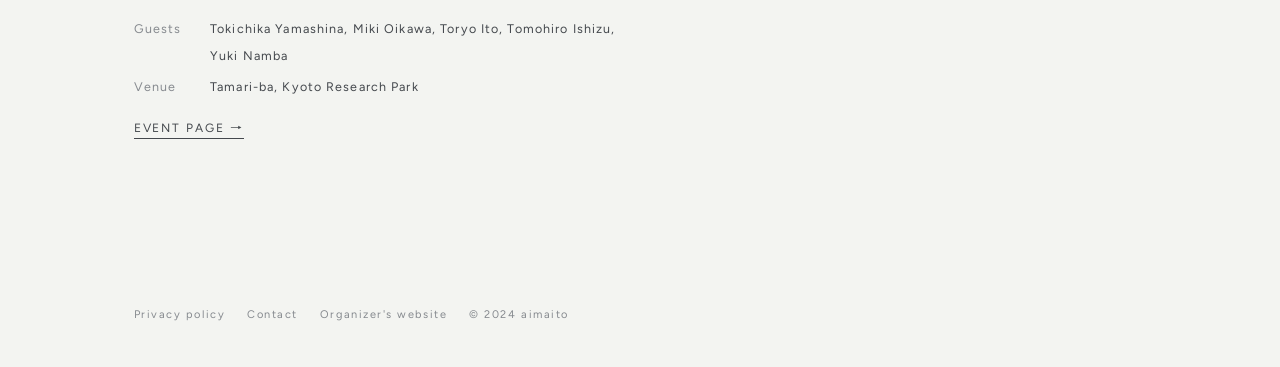
<file: events/index.html>
<!doctype html>
<html lang="ja" data-lang="ja" class="no-js">
<head>
<meta charset="utf-8">
<meta name="viewport" content="width=device-width, initial-scale=1">
<title>イベント｜あいまいと</title>
<meta name="description" content="あいまい会議をはじめ，心理学研究コミュニティあいまいとのイベントの記録。">
<link rel="icon" href="../images/favicon.svg" type="image/svg+xml">
<link rel="stylesheet" href="../assets/css/fonts.css">
<link rel="stylesheet" href="../assets/css/style.css">
<script>
  /* Set language before first paint to avoid a flash of the wrong language */
  (function () {
    var l = 'ja';
    try { l = localStorage.getItem('aimaito-lang') || ((navigator.language || '').indexOf('ja') === 0 ? 'ja' : 'en'); } catch (e) {}
    document.documentElement.dataset.lang = l;
    document.documentElement.lang = l;
  })();
</script>
</head>
<body>
<a class="skip-link" href="#main"><span lang="ja">本文へ</span><span lang="en">Skip to content</span></a>

<header class="rail">
  <a class="mark" href="../">あいまいと</a>
  <nav class="rail-nav" id="site-menu" aria-label="メニュー">
    <a href="../about/"><span lang="ja">あいまいとについて</span><span lang="en">ABOUT</span></a>
    <a href="../research/"><span lang="ja">研究</span><span lang="en">RESEARCH</span></a>
    <a href="../events/" aria-current="page"><span lang="ja">イベント</span><span lang="en">EVENTS</span></a>
    <a href="../join/"><span lang="ja">参加する</span><span lang="en">JOIN</span></a>
    <a href="../contact/"><span lang="ja">お問い合わせ</span><span lang="en">CONTACT</span></a>
  </nav>
  <div class="lang-switch" role="group" aria-label="Language">
    <button type="button" data-set-lang="ja" aria-pressed="true">JA</button>
    <button type="button" data-set-lang="en" aria-pressed="false">EN</button>
  </div>
  <button class="menu-toggle" type="button" aria-expanded="false" aria-controls="site-menu">MENU</button>
</header>

<div class="stage" aria-hidden="true">
  <div class="ph is-on" data-key="k2-room" style="--pos: 44% 50%; --t: 16%; --x: 18%; --b: 20%;">
    <img class="bg" src="../images/photos/k2-room-blur.jpg" alt="">
    <img class="sharp" src="../images/photos/k2-room.jpg" alt="">
  </div>
  <div class="ph" data-key="k3-table" style="--pos: 50% 50%; --t: 18%; --x: 18%; --b: 20%;">
    <img class="bg" src="../images/photos/k3-table-blur.jpg" alt="" loading="lazy">
    <img class="sharp" src="../images/photos/k3-table.jpg" alt="" loading="lazy">
  </div>
  <div class="ph" data-key="tane-talk" style="--pos: 50% 50%; --t: 16%; --x: 18%; --b: 20%;">
    <img class="bg" src="../images/photos/tane-talk-blur.jpg" alt="" loading="lazy">
    <img class="sharp" src="../images/photos/tane-talk.jpg" alt="" loading="lazy">
  </div>
  <div class="ph" data-key="k2-guests" style="--pos: 44% 50%; --t: 16%; --x: 18%; --b: 20%;">
    <img class="bg" src="../images/photos/k2-guests-blur.jpg" alt="" loading="lazy">
    <img class="sharp" src="../images/photos/k2-guests.jpg" alt="" loading="lazy">
  </div>
  <div class="ph" data-key="instem-tapestry" style="--pos: 28% 20%; --t: 16%; --x: 18%; --b: 20%;">
    <img class="bg" src="../images/photos/instem-tapestry-blur.jpg" alt="" loading="lazy">
    <img class="sharp" src="../images/photos/instem-tapestry.jpg" alt="" loading="lazy">
  </div>
  <div class="ph" data-key="k1-title" style="--pos: 34% 50%; --t: 16%; --x: 18%; --b: 18%;">
    <img class="bg" src="../images/photos/k1-title-blur.jpg" alt="" loading="lazy">
    <img class="sharp" src="../images/photos/k1-title.jpg" alt="" loading="lazy">
  </div>
  <p class="stage-copy" lang="ja">イベントの記録</p>
  <p class="stage-copy" lang="en">Events</p>
  <p class="stage-cap"><b>あいまい会議 Vol.2</b>2026.04.06</p>
</div>
<main id="main">
  <div class="col">

    <header class="page-head" data-photo="k2-room" data-cap="あいまい会議 Vol.2|2026.04.06">
      <span class="en">EVENTS</span>
      <h1><span lang="ja">イベントの記録</span><span lang="en">Events</span></h1>
      <p lang="ja">「あいまい会議」は，曖昧さを切り口に，研究者・表現者・実践者・参加者が対話を通じて思考を深めるトークイベントシリーズです。サポーターの方は，割引コードで参加チケットが無料になります。</p>
      <p lang="en">Aimai Kaigi is a series of talk events where researchers, artists, practitioners and participants think together through the lens of ambiguity. Supporters can attend for free with a discount code.</p>
    </header>

    <section id="jcss2026" data-photo="k3-table" data-cap="あいまい会議 Vol.3|2026.04.16" style="padding-top:48px">
      <article class="event">
        <p class="meta"><span class="tag" style="background:#9AA29A">CONFERENCE</span><span>2026.08.31–09.02</span><span lang="ja">大阪・茨木</span><span lang="en">Ibaraki, Osaka</span></p>
        <h2><span lang="ja">日本認知科学会 第43回大会<br>あいまいとの研究を3件発表しました</span><span lang="en">Japanese Cognitive Science Society, 43rd meeting<br>Three presentations from Aimaito</span></h2>
        <p lang="ja">あいまいとの Discord で育ってきた研究を，ポスター2件とシンポジウムの話題提供1件で発表しました。</p>
        <p lang="en">Research that grew on the Aimaito Discord was presented as two posters and one symposium talk.</p>
        <dl>
          <dt><span lang="ja">ポスター</span><span lang="en">Poster</span></dt><dd><span lang="ja">いけばなの美をめぐる熟達者と初心者の視点の差異</span><span lang="en">Differences in expert and novice perspectives on the beauty of ikebana</span></dd>
          <dt><span lang="ja">ポスター</span><span lang="en">Poster</span></dt><dd><span lang="ja">薄茶点前における泡の生成と視線滞留時間の関係（大阪府立だいせん聴覚高等支援学校との共同研究）</span><span lang="en">Foam formation and gaze dwell time in preparing usucha tea (with a school for the deaf in Osaka)</span></dd>
          <dt><span lang="ja">シンポジウム</span><span lang="en">Symposium</span></dt><dd><span lang="ja">研究をプレイする：新しい研究のかたちへ（話題提供）</span><span lang="en">Playing research: towards new forms of research (talk)</span></dd>
          <dt><span lang="ja">会場</span><span lang="en">Venue</span></dt><dd><span lang="ja">追手門学院大学 総持寺キャンパス</span><span lang="en">Otemon Gakuin University, Sojiji Campus</span></dd>
        </dl>
        <a class="more" href="../research/#outcomes"><span lang="ja">研究の成果を見る</span><span lang="en">See outcomes</span></a>
      </article>
    </section>

    <section id="k3" data-photo="k3-table" data-cap="あいまい会議 Vol.3|2026.04.16" style="padding-top:0">
      <article class="event">
        <figure style="--pos: 58% 42%"><img src="../images/photos/k3-duo.jpg" alt="" loading="lazy"></figure>
        <p class="meta"><span class="tag">AIMAI KAIGI</span><span>2026.04.16</span><span lang="ja">京都</span><span lang="en">Kyoto</span></p>
        <h2><span lang="ja">あいまい会議 Vol.3<br>More than Colorの美しさ：色の曖昧さに惹かれる私たちのこころ</span><span lang="en">Aimai Kaigi Vol.3<br>Beauty beyond colour: why ambiguous colours draw us in</span></h2>
        <p lang="ja">茜色や浅葱色といった日本の伝統色に，私たちはなぜ惹かれるのか。色の名前や物語，季節や風土といった「色以上のもの」をめぐって，平安時代の色彩を研究・実践するゲストとクロストークをしました。</p>
        <p lang="en">Why are we drawn to traditional Japanese colours such as akane and asagi? A cross-talk with a guest who studies and practises Heian-period colour, on names, stories, seasons and places: everything "more than colour".</p>
        <dl>
          <dt><span lang="ja">ゲスト</span><span lang="en">Guest</span></dt><dd><span lang="ja">高松秀徒さん（HOSOO 古代染色研究所）</span><span lang="en">Hideto Takamatsu (HOSOO Institute of Ancient Dyeing)</span></dd>
          <dt><span lang="ja">会場</span><span lang="en">Venue</span></dt><dd><span lang="ja">GOCONC（京都リサーチパーク）</span><span lang="en">GOCONC, Kyoto Research Park</span></dd>
          <dt><span lang="ja">共催</span><span lang="en">Co-host</span></dt><dd>Global Shapers Community Kyoto Hub</dd>
        </dl>
        <a class="more" href="https://aimaikaigi3.peatix.com/" target="_blank" rel="noopener">EVENT PAGE</a>
      </article>
    </section>

    <section id="tane" data-photo="tane-talk" data-cap="京都のタネ vol.11|2026.04.15" style="padding-top:0">
      <article class="event">
        <figure style="--pos: 62% 50%"><img src="../images/photos/tane-duo.jpg" alt="" loading="lazy"></figure>
        <p class="meta"><span class="tag" style="background:#9AA29A">GUEST TALK</span><span>2026.04.15</span><span lang="ja">京都</span><span lang="en">Kyoto</span></p>
        <h2><span lang="ja">京都のタネ vol.11<br>「いけばなの美」を紐解く</span><span lang="en">Kyoto no Tane vol.11<br>Unravelling the beauty of ikebana</span></h2>
        <p lang="ja">FabCafe Kyoto の「京都のタネ」に登壇しました。いけばなの美しさはどこから生まれるのか。心理学と，家元の身体に受け継がれた感性という2つの視点から語り合いました。</p>
        <p lang="en">A talk at FabCafe Kyoto's Kyoto no Tane series. Where does the beauty of ikebana come from? We discussed it from psychology and from the sensibility passed down in a school head's hands.</p>
        <dl>
          <dt><span lang="ja">ゲスト</span><span lang="en">With</span></dt><dd><span lang="ja">岡本友輝さん（茶道細川御流・華道細川未生流 家元）</span><span lang="en">Yuki Okamoto (head of the Hosokawa schools of tea and ikebana)</span></dd>
          <dt><span lang="ja">会場</span><span lang="en">Venue</span></dt><dd>FabCafe Kyoto</dd>
        </dl>
        <a class="more" href="https://fabcafe.com/jp/events/kyoto/260415_SiK12" target="_blank" rel="noopener">EVENT PAGE</a>
      </article>
    </section>

    <section id="k2" data-photo="k2-guests" data-cap="あいまい会議 Vol.2|2026.04.06" style="padding-top:0">
      <article class="event">
        <figure style="--pos: 50% 40%"><img src="../images/photos/k2-trio.jpg" alt="" loading="lazy"></figure>
        <p class="meta"><span class="tag">AIMAI KAIGI</span><span>2026.04.06</span><span lang="ja">東京</span><span lang="en">Tokyo</span></p>
        <h2><span lang="ja">あいまい会議 Vol.2<br>ことばと美</span><span lang="en">Aimai Kaigi Vol.2<br>Language and beauty</span></h2>
        <p lang="ja">なぜ人は言葉から美しさを感じるのか。俳人と同時通訳者という，ことばのプロフェッショナルのおふたりと「ことばの美しさはどこから生まれるか」を話しました。</p>
        <p lang="en">Why do we find beauty in words? With two professionals of language, a haiku poet and a simultaneous interpreter, we talked about where the beauty of language comes from.</p>
        <dl>
          <dt><span lang="ja">ゲスト</span><span lang="en">Guests</span></dt><dd><span lang="ja">黛まどかさん（俳人）<br>田中慶子さん（同時通訳者）</span><span lang="en">Madoka Mayuzumi (haiku poet)<br>Keiko Tanaka (simultaneous interpreter)</span></dd>
          <dt><span lang="ja">会場</span><span lang="en">Venue</span></dt><dd><span lang="ja">知と文化のインキュベーション拠点 Unknown Unknown</span><span lang="en">Unknown Unknown, Tokyo</span></dd>
        </dl>
        <a class="more" href="https://aimaikaigi2.peatix.com/" target="_blank" rel="noopener">EVENT PAGE</a>
      </article>
    </section>

    <section id="instem2026" data-photo="instem-tapestry" data-cap="INSTeM コンベンション 2026|2026.03.14" style="padding-top:0">
      <article class="event">
        <figure style="--pos: 50% 50%"><img src="../images/photos/instem-booth.jpg" alt="あいまいとの出展ブース。タペストリーと机に並んだチラシ" loading="lazy"></figure>
        <p class="meta"><span class="tag" style="background:#9AA29A">EXHIBITION</span><span>2026.03.14</span><span lang="ja">大阪・茨木</span><span lang="en">Ibaraki, Osaka</span></p>
        <h2><span lang="ja">INSTeM コンベンション 2026<br>ブース出展とプレゼンテーション</span><span lang="en">INSTeM Convention 2026<br>Booth and presentation</span></h2>
        <p lang="ja">一般財団法人 INSTeM が立命館大学と共催した第3回 INSTeM コンベンションに，あいまいととして出展しました。「研究のたねをみんなで育てる心理学研究コミュニティ」として，タペストリーとチラシでブースをつくり，プレゼンタイムでは日本認知科学会で発表した資料をもとに，あいまいとの取り組みを紹介しました。</p>
        <p lang="en">Aimaito exhibited at the third INSTeM Convention, held by the INSTeM Foundation together with Ritsumeikan University. We set up a booth with a tapestry and flyers, introducing ourselves as "a psychology research community where everyone grows seeds of research", and in the presentation slot we talked about our work, based on our talk at the Japanese Cognitive Science Society.</p>
        <dl>
          <dt><span lang="ja">会場</span><span lang="en">Venue</span></dt><dd><span lang="ja">立命館大学 大阪いばらきキャンパス（OIC）</span><span lang="en">Ritsumeikan University, Osaka Ibaraki Campus (OIC)</span></dd>
        </dl>
        <a class="more" href="https://instem.jp/event/instem-convention-2026-spring/cfp/" target="_blank" rel="noopener">EVENT PAGE</a>
      </article>
    </section>

    <section id="k1" data-photo="k1-title" data-cap="あいまい会議2025|2025.08.31" style="padding-top:0">
      <article class="event">
        <figure style="--pos: 40% 55%"><img src="../images/photos/k1-guests.jpg" alt="" loading="lazy"></figure>
        <p class="meta"><span class="tag">AIMAI KAIGI</span><span>2025.08.31</span><span lang="ja">京都</span><span lang="en">Kyoto</span></p>
        <h2><span lang="ja">あいまい会議2025<br>伝統・ビジネス・科学から「美」の可能性を考える in 京都</span><span lang="en">Aimai Kaigi 2025 in Kyoto<br>The possibilities of beauty from tradition, business and science</span></h2>
        <p lang="ja">「伝統」「ビジネス」「科学」という3つのレンズで，「美は社会をどう動かすのか？」を問い直すオープン・ダイアローグ。分野も世代も越えた語り手と，会場とオンラインの参加者が対話しました。</p>
        <p lang="en">An open dialogue asking "How does beauty move society?" through three lenses: tradition, business and science, with speakers across fields and generations and participants in the room and online.</p>
        <dl>
          <dt><span lang="ja">ゲスト</span><span lang="en">Guests</span></dt><dd><span lang="ja">山科言親さん（衣紋道山科流若宗家）<br>及川美紀さん（Toget-HER 代表理事）<br>伊藤東凌さん（両足院副住職）<br>石津智大さん（関西大学教授）<br>難波優輝さん（美学者）</span><span lang="en">Tokichika Yamashina, Miki Oikawa, Toryo Ito, Tomohiro Ishizu, Yuki Namba</span></dd>
          <dt><span lang="ja">会場</span><span lang="en">Venue</span></dt><dd><span lang="ja">京都リサーチパーク「たまりば」</span><span lang="en">Tamari-ba, Kyoto Research Park</span></dd>
        </dl>
        <a class="more" href="https://aimaikaigi2025.peatix.com" target="_blank" rel="noopener">EVENT PAGE</a>
      </article>
    </section>

    <footer class="foot">
      <a href="../privacy-policy/"><span lang="ja">プライバシーポリシー</span><span lang="en">Privacy policy</span></a>
      <a href="../contact/"><span lang="ja">お問い合わせ</span><span lang="en">Contact</span></a>
      <a href="https://hitsuwari-jimpei.com/" target="_blank" rel="noopener"><span lang="ja">主宰者のサイト</span><span lang="en">Organizer's website</span></a>
      <span>© 2024 aimaito</span>
    </footer>
  </div>
</main>

<a class="badge" href="../join/" aria-label="参加する / Join">
  <svg viewBox="0 0 108 108" aria-hidden="true">
    <defs><path id="badge-circle" d="M54,54 m-42,0 a42,42 0 1,1 84,0 a42,42 0 1,1 -84,0"/></defs>
    <text><textPath href="#badge-circle">JOIN AIMAITO · あいまいとに参加する · </textPath></text>
  </svg>
  <span lang="ja">参加</span><span lang="en">JOIN</span>
</a>

<script src="../assets/js/main.js"></script>
<!-- Cloudflare Web Analytics: トークンが決まったらここに beacon の script を入れる（全ページ同じ） -->
</body>
</html>
</file>
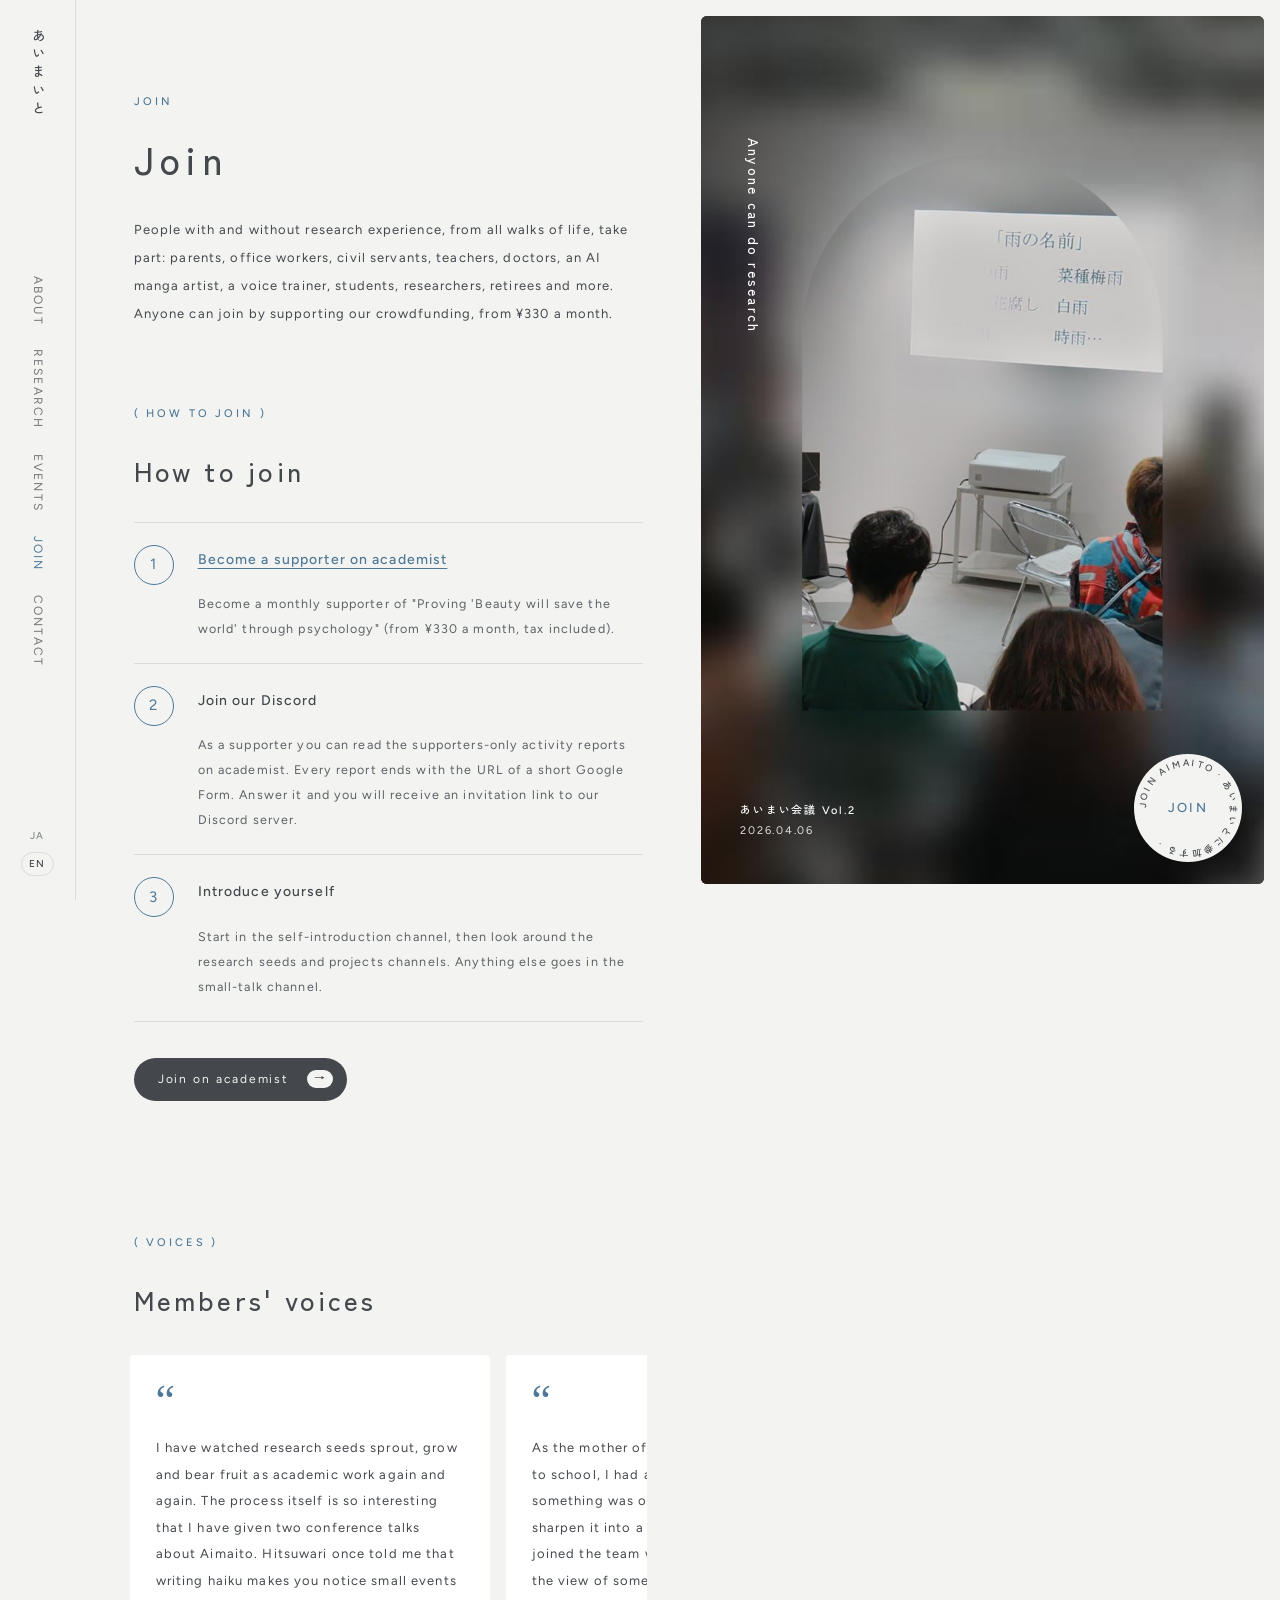
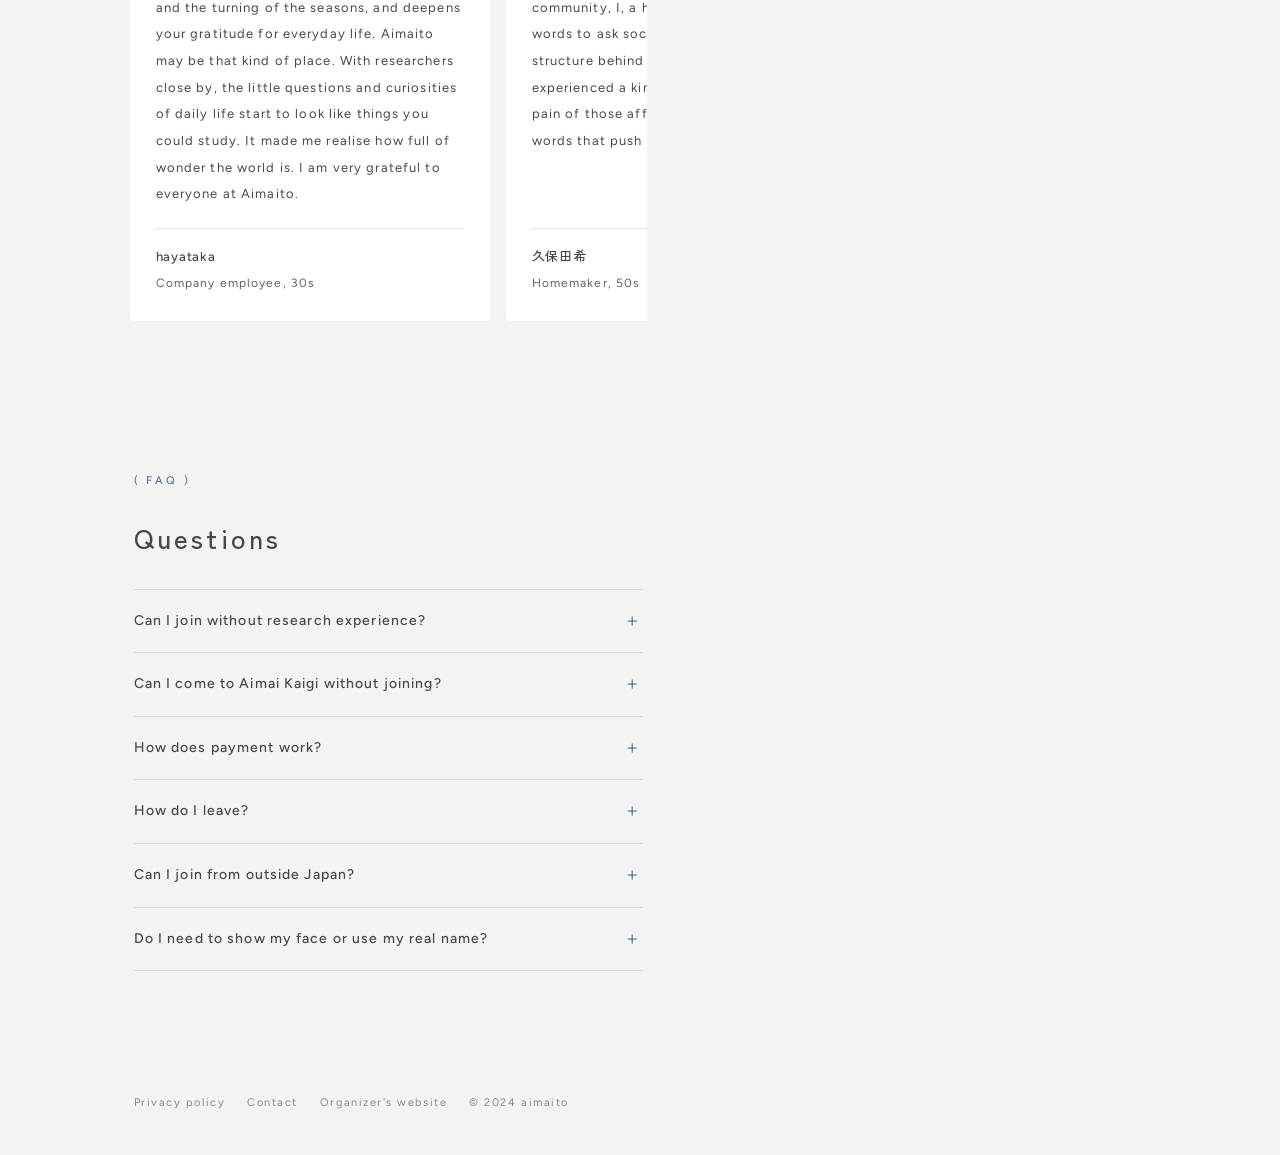
<file: join/index.html>
<!doctype html>
<html lang="ja" data-lang="ja" class="no-js">
<head>
<meta charset="utf-8">
<meta name="viewport" content="width=device-width, initial-scale=1">
<title>参加する｜あいまいと</title>
<meta name="description" content="月額330円から，だれでも参加できる心理学研究コミュニティあいまいと。参加の流れとよくある質問。">
<link rel="icon" href="../images/favicon.svg" type="image/svg+xml">
<link rel="stylesheet" href="../assets/css/fonts.css">
<link rel="stylesheet" href="../assets/css/style.css">
<script>
  /* Set language before first paint to avoid a flash of the wrong language */
  (function () {
    var l = 'ja';
    try { l = localStorage.getItem('aimaito-lang') || ((navigator.language || '').indexOf('ja') === 0 ? 'ja' : 'en'); } catch (e) {}
    document.documentElement.dataset.lang = l;
    document.documentElement.lang = l;
  })();
</script>
</head>
<body>
<a class="skip-link" href="#main"><span lang="ja">本文へ</span><span lang="en">Skip to content</span></a>

<header class="rail">
  <a class="mark" href="../">あいまいと</a>
  <nav class="rail-nav" id="site-menu" aria-label="メニュー">
    <a href="../about/"><span lang="ja">あいまいとについて</span><span lang="en">ABOUT</span></a>
    <a href="../research/"><span lang="ja">研究</span><span lang="en">RESEARCH</span></a>
    <a href="../events/"><span lang="ja">イベント</span><span lang="en">EVENTS</span></a>
    <a href="../join/" aria-current="page"><span lang="ja">参加する</span><span lang="en">JOIN</span></a>
    <a href="../contact/"><span lang="ja">お問い合わせ</span><span lang="en">CONTACT</span></a>
  </nav>
  <div class="lang-switch" role="group" aria-label="Language">
    <button type="button" data-set-lang="ja" aria-pressed="true">JA</button>
    <button type="button" data-set-lang="en" aria-pressed="false">EN</button>
  </div>
  <button class="menu-toggle" type="button" aria-expanded="false" aria-controls="site-menu">MENU</button>
</header>

<div class="stage" aria-hidden="true">
  <div class="ph is-on" data-key="k2-room" style="--pos: 44% 50%; --t: 16%; --x: 18%; --b: 20%;">
    <img class="bg" src="../images/photos/k2-room-blur.jpg" alt="">
    <img class="sharp" src="../images/photos/k2-room.jpg" alt="">
  </div>
  <div class="ph" data-key="k2-guests" style="--pos: 44% 50%; --t: 16%; --x: 18%; --b: 20%;">
    <img class="bg" src="../images/photos/k2-guests-blur.jpg" alt="" loading="lazy">
    <img class="sharp" src="../images/photos/k2-guests.jpg" alt="" loading="lazy">
  </div>
  <p class="stage-copy" lang="ja">だれでも<br>研究できる場所を</p>
  <p class="stage-copy" lang="en">Anyone can do research</p>
  <p class="stage-cap"><b>あいまい会議 Vol.2</b>2026.04.06</p>
</div>
<main id="main">
  <div class="col">

    <header class="page-head" data-photo="k2-room" data-cap="あいまい会議 Vol.2|2026.04.06">
      <span class="en">JOIN</span>
      <h1><span lang="ja">参加する</span><span lang="en">Join</span></h1>
      <p lang="ja">研究経験がある人もない人も，さまざまな肩書の方が参加しています。主婦・主夫，ママ・パパ，会社員，公務員，教員，医者，AI漫画家，ボイストレーナー，学生，研究者，退職後の方など。クラウドファンディングへのご支援（月額330円から）で，どなたでもご参加いただけます。</p>
      <p lang="en">People with and without research experience, from all walks of life, take part: parents, office workers, civil servants, teachers, doctors, an AI manga artist, a voice trainer, students, researchers, retirees and more. Anyone can join by supporting our crowdfunding, from ¥330 a month.</p>
    </header>

    <section id="steps" data-photo="k2-room" data-cap="あいまい会議 Vol.2|2026.04.06">
      <span class="label">( HOW TO JOIN )</span>
      <h2><span lang="ja">参加の流れ</span><span lang="en">How to join</span></h2>
      <ol class="steps">
        <li><b lang="ja"><a href="https://academist-cf.com/fanclubs/358" target="_blank" rel="noopener">academist でサポーターになる</a></b><b lang="en"><a href="https://academist-cf.com/fanclubs/358" target="_blank" rel="noopener">Become a supporter on academist</a></b><p lang="ja">「『美は世界を救う』を心理学で実証したい」の月額サポーターになります（月額330円から，税込）。</p><p lang="en">Become a monthly supporter of "Proving 'Beauty will save the world' through psychology" (from ¥330 a month, tax included).</p></li>
        <li><b lang="ja">Discord に参加する</b><b lang="en">Join our Discord</b><p lang="ja">サポーターになると，academist のサポーター限定の活動報告が読めるようになります。毎回の活動報告の最後に Google フォームの URL を載せています。フォームに回答していただくと，Discord サーバーへの招待リンクが届きます。</p><p lang="en">As a supporter you can read the supporters-only activity reports on academist. Every report ends with the URL of a short Google Form. Answer it and you will receive an invitation link to our Discord server.</p></li>
        <li><b lang="ja">自己紹介をする</b><b lang="en">Introduce yourself</b><p lang="ja">まずは「#🍏ぜひ自己紹介を！」で自己紹介をお願いします。「#🌱研究のたね」「#🧪研究プロジェクト」も覗いてみてください。どこにも当てはまらない話は「#⛺ほんっとの雑談」へ。</p><p lang="en">Start in the self-introduction channel, then look around the research seeds and projects channels. Anything else goes in the small-talk channel.</p></li>
      </ol>
      <a class="btn" href="https://academist-cf.com/fanclubs/358" target="_blank" rel="noopener"><span lang="ja">academist で参加する</span><span lang="en">Join on academist</span><i>→</i></a>
    </section>

    <section id="voices" data-photo="k2-room" data-cap="あいまい会議 Vol.2|2026.04.06">
      <span class="label">( VOICES )</span>
      <h2><span lang="ja">参加者の声</span><span lang="en">Members' voices</span></h2>
      <div class="voices" tabindex="0" aria-label="参加者の声 / Members' voices">
        <figure class="voice">
          <blockquote>
            <p lang="ja">研究のたねが芽生え、育ち、学術的成果として実になる場面を何度も見てきました。その過程自体が面白く、あいまいとを題材に2回も学会発表をしたほどです。ある時、櫃割さんから「俳句をやると、小さな出来事や季節の変化に気付き、日常への感謝が深まる」と聞いたことがあります。たぶん、あいまいともそんな場所。研究者がそばにいると、日々のちょっとした疑問や興味が研究対象に見えてくる。世界にはこんなにも豊かな不思議があることに気付かされました。あいまいとの皆さんに、とても感謝しています。</p>
            <p lang="en">I have watched research seeds sprout, grow and bear fruit as academic work again and again. The process itself is so interesting that I have given two conference talks about Aimaito. Hitsuwari once told me that writing haiku makes you notice small events and the turning of the seasons, and deepens your gratitude for everyday life. Aimaito may be that kind of place. With researchers close by, the little questions and curiosities of daily life start to look like things you could study. It made me realise how full of wonder the world is. I am very grateful to everyone at Aimaito.</p>
          </blockquote>
          <figcaption><b>hayataka</b><span lang="ja">会社員・30代</span><span lang="en">Company employee, 30s</span></figcaption>
        </figure>
        <figure class="voice">
          <blockquote>
            <p lang="ja">不登校の子の母としてモヤッとしていた違和感を研究テーマに研ぎあげてもらい、論文化チームの一翼を当事者の視点をもって担いました。あいまいとというコミュニティにより、主婦の私が不登校という構造の見方を社会に問う「言葉」を得ることができました。当事者の痛みは社会変化を促す「言葉」に昇華できるのかもしれない、そんな実験場を体験しました。</p>
            <p lang="en">As the mother of a child who stopped going to school, I had a vague sense that something was off. Aimaito helped me sharpen it into a research question, and I joined the team writing the paper, bringing the view of someone living it. Through this community, I, a homemaker, found the words to ask society how it sees the structure behind school non-attendance. I experienced a kind of laboratory where the pain of those affected might be turned into words that push society to change.</p>
          </blockquote>
          <figcaption><b>久保田希</b><span lang="ja">主婦・50代</span><span lang="en">Homemaker, 50s</span></figcaption>
        </figure>
        <figure class="voice">
          <blockquote>
            <p lang="ja">心理学研究は領域が幅広く、専門外のテーマや切り口に触れられる機会は貴重です。多様な背景のメンバーが集うあいまいとは、思いがけない視点に出会える刺激的な場で、いつもワクワクさせられます。それぞれの現場から生まれた素朴な問いをリサーチクエスチョンに昇華し、仲間と「手触りのある知見」へ育てていくプロセスは、あいまいとならではの醍醐味だと思います。</p>
            <p lang="en">Psychology is a broad field, and chances to encounter themes and angles outside your own speciality are precious. Aimaito, where members from many different backgrounds gather, is a stimulating place to meet unexpected perspectives, and it always gets me excited. Turning the simple questions that come out of each person's own setting into research questions, and growing them with others into findings you can actually feel, is a joy unique to Aimaito.</p>
          </blockquote>
          <figcaption><b>Takahiro Sugi</b><span lang="ja">大学教員・30代</span><span lang="en">University faculty, 30s</span></figcaption>
        </figure>
      </div>
    </section>

    <section id="faq" data-photo="k2-guests" data-cap="あいまい会議 Vol.2|2026.04.06">
      <span class="label">( FAQ )</span>
      <h2><span lang="ja">よくある質問</span><span lang="en">Questions</span></h2>
      <div class="faq">
        <details>
          <summary><span lang="ja">研究の経験がなくても参加できますか？</span><span lang="en">Can I join without research experience?</span></summary>
          <div class="a"><p lang="ja">はい。研究経験がある人もない人も，関係なく参加しています。「なんかこれ曖昧だよね～」と感じたことをシェアするところから始められます。</p><p lang="en">Yes. Members join with and without research experience. You can start simply by sharing something that feels "kind of ambiguous".</p></div>
        </details>
        <details>
          <summary><span lang="ja">あいまい会議だけ参加することはできますか？</span><span lang="en">Can I come to Aimai Kaigi without joining?</span></summary>
          <div class="a"><p lang="ja">できます。毎回 Peatix でチケットを販売しています（会場・オンライン）。サポーターの方は，活動報告にある割引コードで参加チケットが無料になります。</p><p lang="en">Yes. Tickets are sold on Peatix for each event, in person and online. Supporters can attend for free with the discount code in the activity reports.</p></div>
        </details>
        <details>
          <summary><span lang="ja">支援はどのように支払いますか？</span><span lang="en">How does payment work?</span></summary>
          <div class="a"><p lang="ja">academist の月額支援型クラウドファンディングで，クレジットカードで支払います。支援した月から毎月末日に決済されます。</p><p lang="en">Through academist's monthly crowdfunding, by credit card. Payment is taken at the end of each month, starting from the month you join.</p></div>
        </details>
        <details>
          <summary><span lang="ja">やめるときはどうすればいいですか？</span><span lang="en">How do I leave?</span></summary>
          <div class="a"><p lang="ja">academist のマイページから月額支援を解約できます。次の決済日（毎月末日）より前に解約すれば，翌月以降の請求はありません。</p><p lang="en">Cancel your monthly support from your academist account page. If you cancel before the next billing date (the last day of the month), you will not be charged again.</p></div>
        </details>
        <details>
          <summary><span lang="ja">海外からも参加できますか？</span><span lang="en">Can I join from outside Japan?</span></summary>
          <div class="a"><p lang="ja">できます。主宰者自身がドイツから運営しています。支援はクレジットカードで，Discord はどこからでも使えます。</p><p lang="en">Yes. The organiser runs the community from Germany. Support is paid by credit card, and Discord works from anywhere.</p></div>
        </details>
        <details>
          <summary><span lang="ja">顔出しや本名は必要ですか？</span><span lang="en">Do I need to show my face or use my real name?</span></summary>
          <div class="a"><p lang="ja">どちらも不要です。Discord はニックネームで参加できます。交流会はビデオ通話ですが，カメラをオンにするかどうかは自由です。</p><p lang="en">Neither. You can take part on Discord under a nickname. Meetups are video calls, but whether you turn your camera on is up to you.</p></div>
        </details>
      </div>
    </section>


    <footer class="foot">
      <a href="../privacy-policy/"><span lang="ja">プライバシーポリシー</span><span lang="en">Privacy policy</span></a>
      <a href="../contact/"><span lang="ja">お問い合わせ</span><span lang="en">Contact</span></a>
      <a href="https://hitsuwari-jimpei.com/" target="_blank" rel="noopener"><span lang="ja">主宰者のサイト</span><span lang="en">Organizer's website</span></a>
      <span>© 2024 aimaito</span>
    </footer>
  </div>
</main>

<a class="badge" href="../join/" aria-label="参加する / Join">
  <svg viewBox="0 0 108 108" aria-hidden="true">
    <defs><path id="badge-circle" d="M54,54 m-42,0 a42,42 0 1,1 84,0 a42,42 0 1,1 -84,0"/></defs>
    <text><textPath href="#badge-circle">JOIN AIMAITO · あいまいとに参加する · </textPath></text>
  </svg>
  <span lang="ja">参加</span><span lang="en">JOIN</span>
</a>

<script src="../assets/js/main.js"></script>
<!-- Cloudflare Web Analytics: トークンが決まったらここに beacon の script を入れる（全ページ同じ） -->
</body>
</html>
</file>
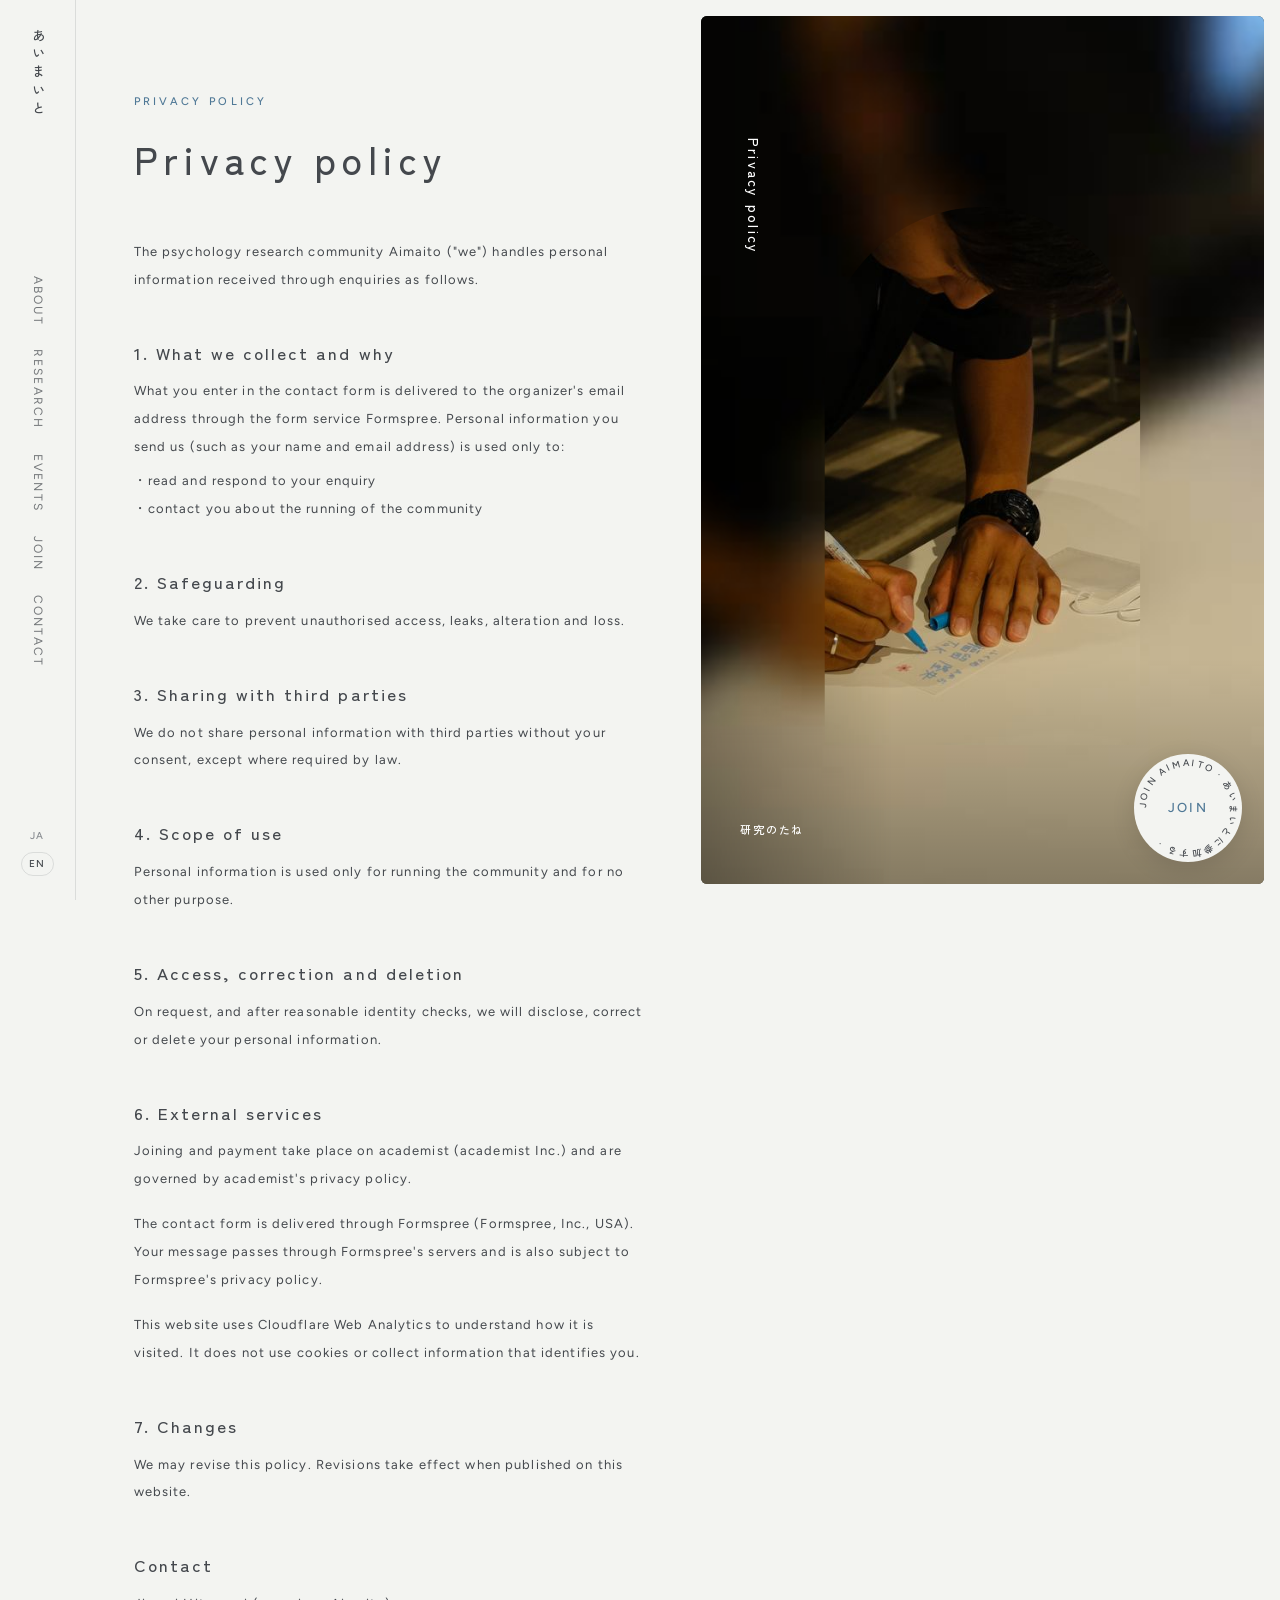
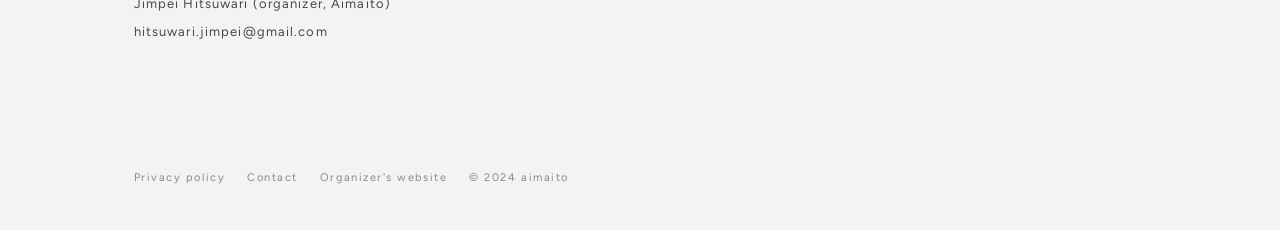
<file: privacy-policy/index.html>
<!doctype html>
<html lang="ja" data-lang="ja" class="no-js">
<head>
<meta charset="utf-8">
<meta name="viewport" content="width=device-width, initial-scale=1">
<title>プライバシーポリシー｜あいまいと</title>
<meta name="description" content="心理学研究コミュニティあいまいとのプライバシーポリシー。">
<link rel="icon" href="../images/favicon.svg" type="image/svg+xml">
<link rel="stylesheet" href="../assets/css/fonts.css">
<link rel="stylesheet" href="../assets/css/style.css">
<script>
  /* Set language before first paint to avoid a flash of the wrong language */
  (function () {
    var l = 'ja';
    try { l = localStorage.getItem('aimaito-lang') || ((navigator.language || '').indexOf('ja') === 0 ? 'ja' : 'en'); } catch (e) {}
    document.documentElement.dataset.lang = l;
    document.documentElement.lang = l;
  })();
</script>
</head>
<body>
<a class="skip-link" href="#main"><span lang="ja">本文へ</span><span lang="en">Skip to content</span></a>

<header class="rail">
  <a class="mark" href="../">あいまいと</a>
  <nav class="rail-nav" id="site-menu" aria-label="メニュー">
    <a href="../about/"><span lang="ja">あいまいとについて</span><span lang="en">ABOUT</span></a>
    <a href="../research/"><span lang="ja">研究</span><span lang="en">RESEARCH</span></a>
    <a href="../events/"><span lang="ja">イベント</span><span lang="en">EVENTS</span></a>
    <a href="../join/"><span lang="ja">参加する</span><span lang="en">JOIN</span></a>
    <a href="../contact/"><span lang="ja">お問い合わせ</span><span lang="en">CONTACT</span></a>
  </nav>
  <div class="lang-switch" role="group" aria-label="Language">
    <button type="button" data-set-lang="ja" aria-pressed="true">JA</button>
    <button type="button" data-set-lang="en" aria-pressed="false">EN</button>
  </div>
  <button class="menu-toggle" type="button" aria-expanded="false" aria-controls="site-menu">MENU</button>
</header>

<div class="stage is-small" aria-hidden="true">
  <div class="ph is-on" data-key="writing" style="--pos: 34% 50%; --t: 22%; --x: 22%; --b: 16%;">
    <img class="bg" src="../images/photos/writing-blur.jpg" alt="">
    <img class="sharp" src="../images/photos/writing.jpg" alt="">
  </div>
  <p class="stage-copy" lang="ja">プライバシー<br>ポリシー</p>
  <p class="stage-copy" lang="en">Privacy policy</p>
  <p class="stage-cap"><b>研究のたね</b></p>
</div>
<main id="main">
  <div class="col">

    <header class="page-head">
      <span class="en">PRIVACY POLICY</span>
      <h1><span lang="ja">プライバシーポリシー</span><span lang="en">Privacy policy</span></h1>
    </header>

    <section class="prose" style="padding-top:40px">
      <div lang="ja">
        <p>心理学研究コミュニティあいまいと（以下，「当コミュニティ」）では，利用者の皆様からお問い合わせいただく際に取得する個人情報について，以下のとおり適切に管理し，保護いたします。</p>
        <h2>1. 個人情報の取得と利用目的</h2>
        <p>お問い合わせフォームにご入力いただいた内容は，フォーム送信サービス Formspree を通じて主宰者のメールアドレスに届きます。メールでお送りいただいた個人情報（氏名，メールアドレス等）は，以下の目的の範囲内でのみ利用いたします。</p>
        <ul><li>お問い合わせ内容の確認および対応</li><li>コミュニティ運営に関する連絡や情報提供</li></ul>
        <h2>2. 個人情報の管理</h2>
        <p>取得した個人情報の適切な管理を行い，不正アクセス，漏えい，改ざん，紛失等の防止に努めます。</p>
        <h2>3. 個人情報の第三者提供について</h2>
        <p>取得した個人情報は，法令に基づく場合を除き，本人の同意なく第三者に提供することはありません。</p>
        <h2>4. 個人情報の利用範囲</h2>
        <p>取得した個人情報は，当コミュニティの運営に関する目的にのみ使用し，その他の用途には一切使用いたしません。</p>
        <h2>5. 個人情報の開示，訂正，削除について</h2>
        <p>本人からの要請があった場合，適切な本人確認を行った上で，合理的な範囲で個人情報の開示，訂正，削除に対応いたします。</p>
        <h2>6. 外部サービス</h2>
        <p>参加のお申し込みとお支払いは academist（アカデミスト株式会社）で行われ，その取り扱いは academist のプライバシーポリシーに従います。</p>
        <p>お問い合わせフォームの送信には Formspree（Formspree, Inc.，米国）を利用しています。送信内容は Formspree のサーバーを経由して主宰者に届き，その取り扱いは Formspree のプライバシーポリシーにも従います。</p>
        <p>このサイトでは，閲覧状況を把握するために Cloudflare Web Analytics を利用しています。Cookie を使わず，個人を特定する情報は取得しません。</p>
        <h2>7. プライバシーポリシーの変更</h2>
        <p>本ポリシーの内容は，必要に応じて改定することがあります。改定後のプライバシーポリシーは，このサイトに掲載することにより効力を生じるものとします。</p>
        <h2>お問い合わせ先</h2>
        <p>櫃割 仁平（心理学研究コミュニティあいまいと 主宰）<br>hitsuwari.jimpei@gmail.com</p>
      </div>
      <div lang="en">
        <p>The psychology research community Aimaito ("we") handles personal information received through enquiries as follows.</p>
        <h2>1. What we collect and why</h2>
        <p>What you enter in the contact form is delivered to the organizer's email address through the form service Formspree. Personal information you send us (such as your name and email address) is used only to:</p>
        <ul><li>read and respond to your enquiry</li><li>contact you about the running of the community</li></ul>
        <h2>2. Safeguarding</h2>
        <p>We take care to prevent unauthorised access, leaks, alteration and loss.</p>
        <h2>3. Sharing with third parties</h2>
        <p>We do not share personal information with third parties without your consent, except where required by law.</p>
        <h2>4. Scope of use</h2>
        <p>Personal information is used only for running the community and for no other purpose.</p>
        <h2>5. Access, correction and deletion</h2>
        <p>On request, and after reasonable identity checks, we will disclose, correct or delete your personal information.</p>
        <h2>6. External services</h2>
        <p>Joining and payment take place on academist (academist Inc.) and are governed by academist's privacy policy.</p>
        <p>The contact form is delivered through Formspree (Formspree, Inc., USA). Your message passes through Formspree's servers and is also subject to Formspree's privacy policy.</p>
        <p>This website uses Cloudflare Web Analytics to understand how it is visited. It does not use cookies or collect information that identifies you.</p>
        <h2>7. Changes</h2>
        <p>We may revise this policy. Revisions take effect when published on this website.</p>
        <h2>Contact</h2>
        <p>Jimpei Hitsuwari (organizer, Aimaito)<br>hitsuwari.jimpei@gmail.com</p>
      </div>
    </section>

    <footer class="foot">
      <a href="../privacy-policy/"><span lang="ja">プライバシーポリシー</span><span lang="en">Privacy policy</span></a>
      <a href="../contact/"><span lang="ja">お問い合わせ</span><span lang="en">Contact</span></a>
      <a href="https://hitsuwari-jimpei.com/" target="_blank" rel="noopener"><span lang="ja">主宰者のサイト</span><span lang="en">Organizer's website</span></a>
      <span>© 2024 aimaito</span>
    </footer>
  </div>
</main>

<a class="badge" href="../join/" aria-label="参加する / Join">
  <svg viewBox="0 0 108 108" aria-hidden="true">
    <defs><path id="badge-circle" d="M54,54 m-42,0 a42,42 0 1,1 84,0 a42,42 0 1,1 -84,0"/></defs>
    <text><textPath href="#badge-circle">JOIN AIMAITO · あいまいとに参加する · </textPath></text>
  </svg>
  <span lang="ja">参加</span><span lang="en">JOIN</span>
</a>

<script src="../assets/js/main.js"></script>
</body>
</html>
</file>
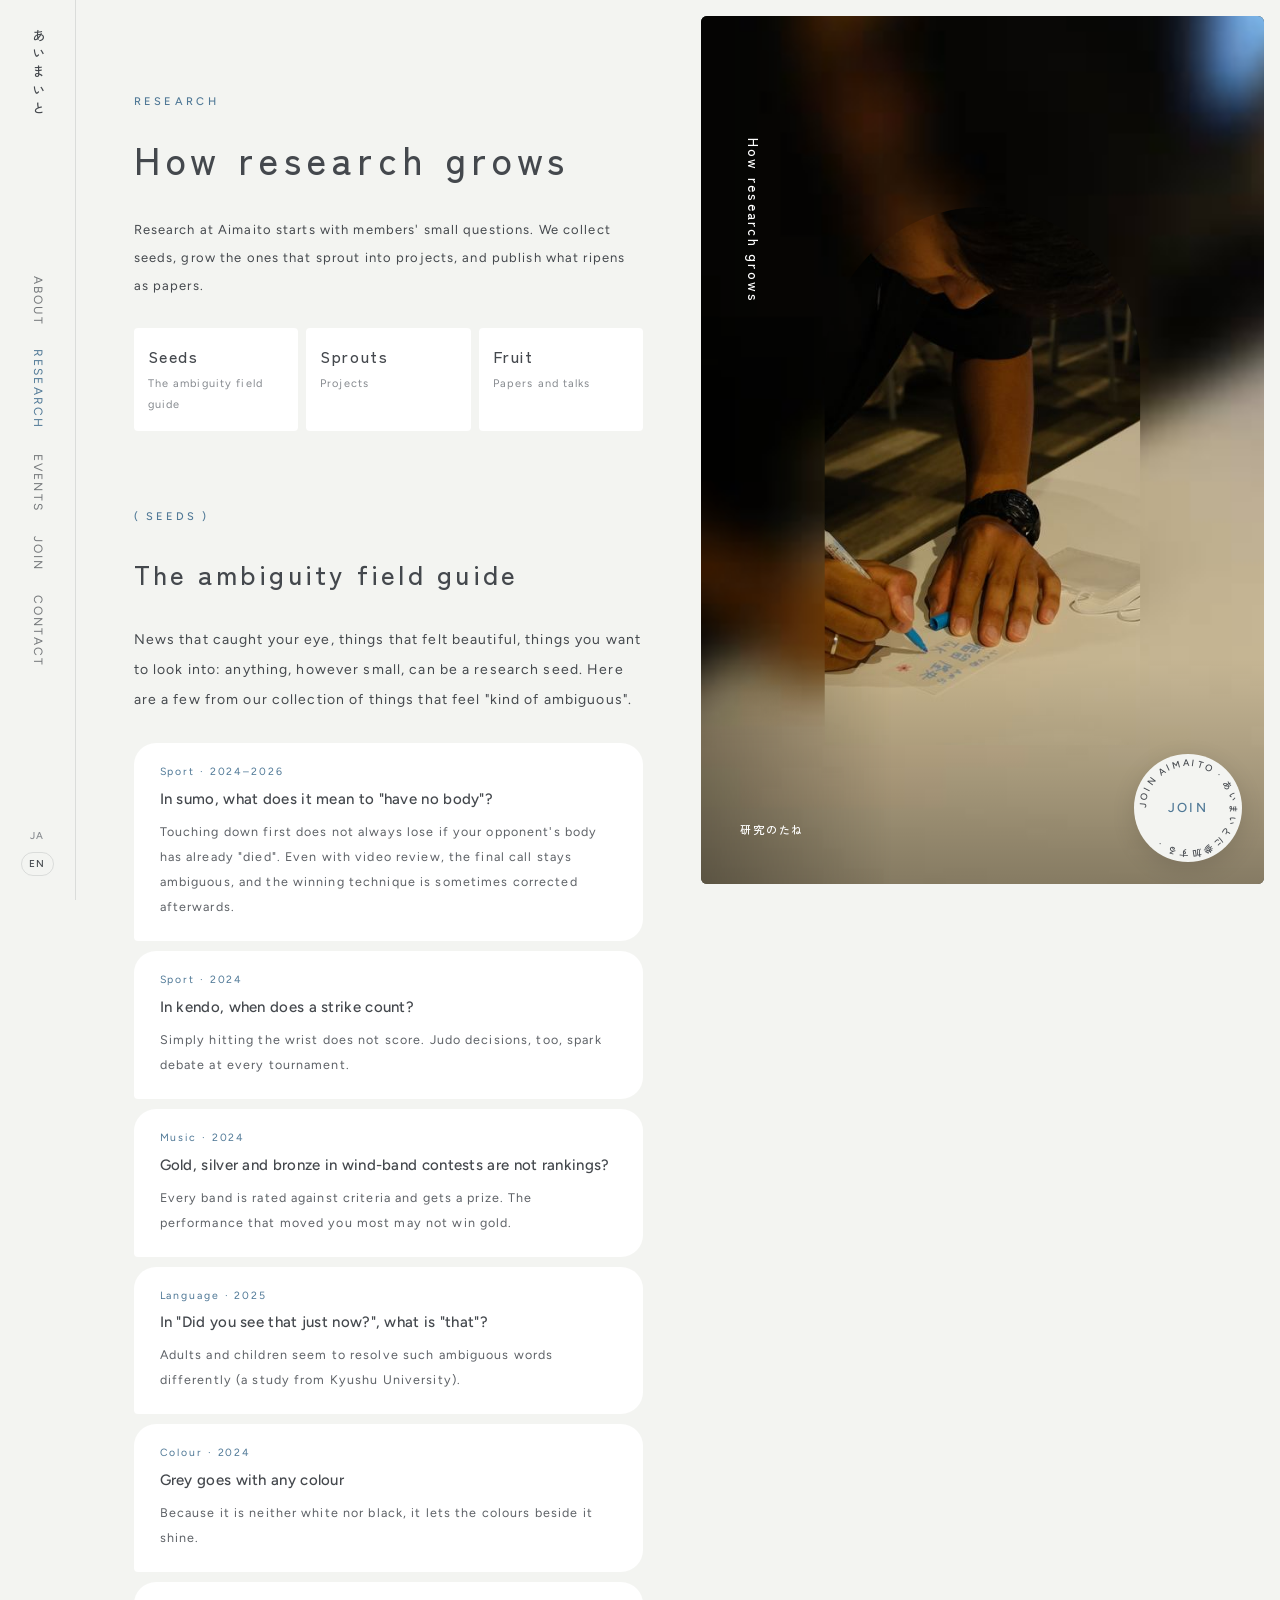
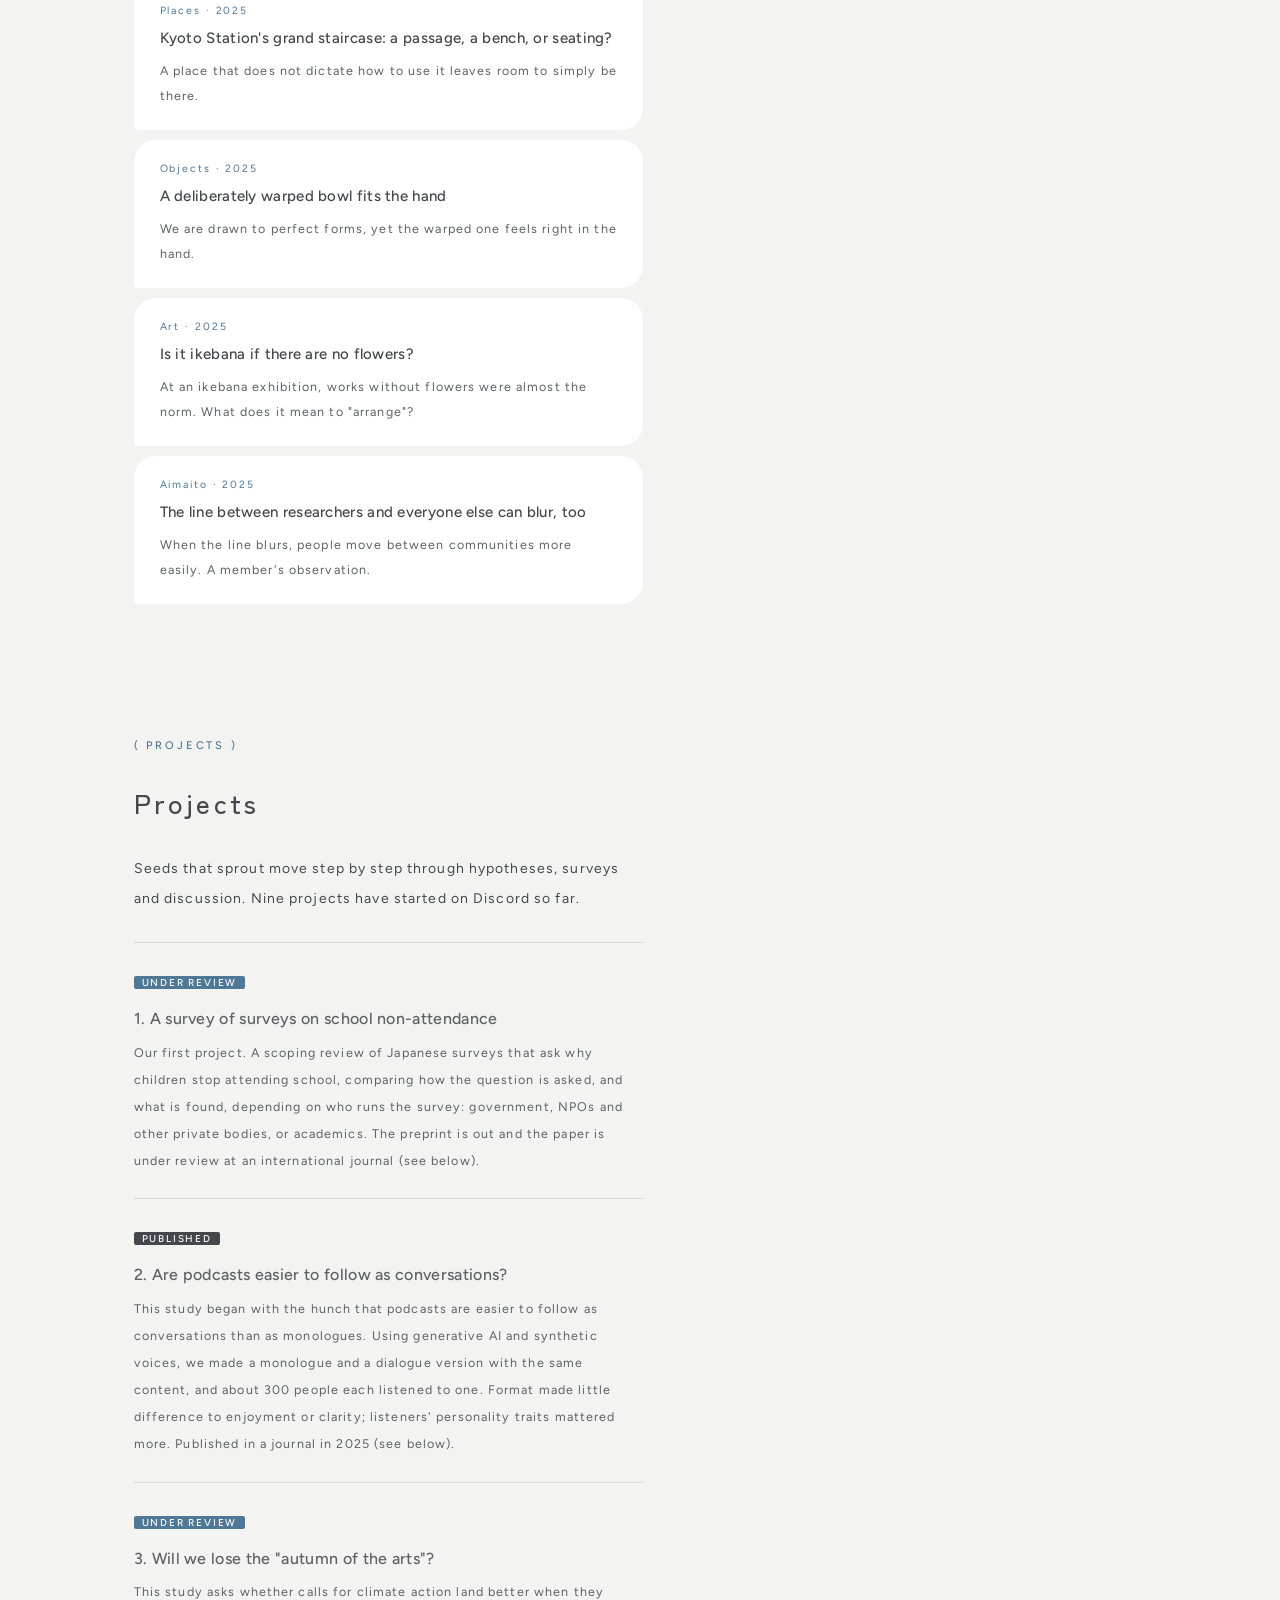
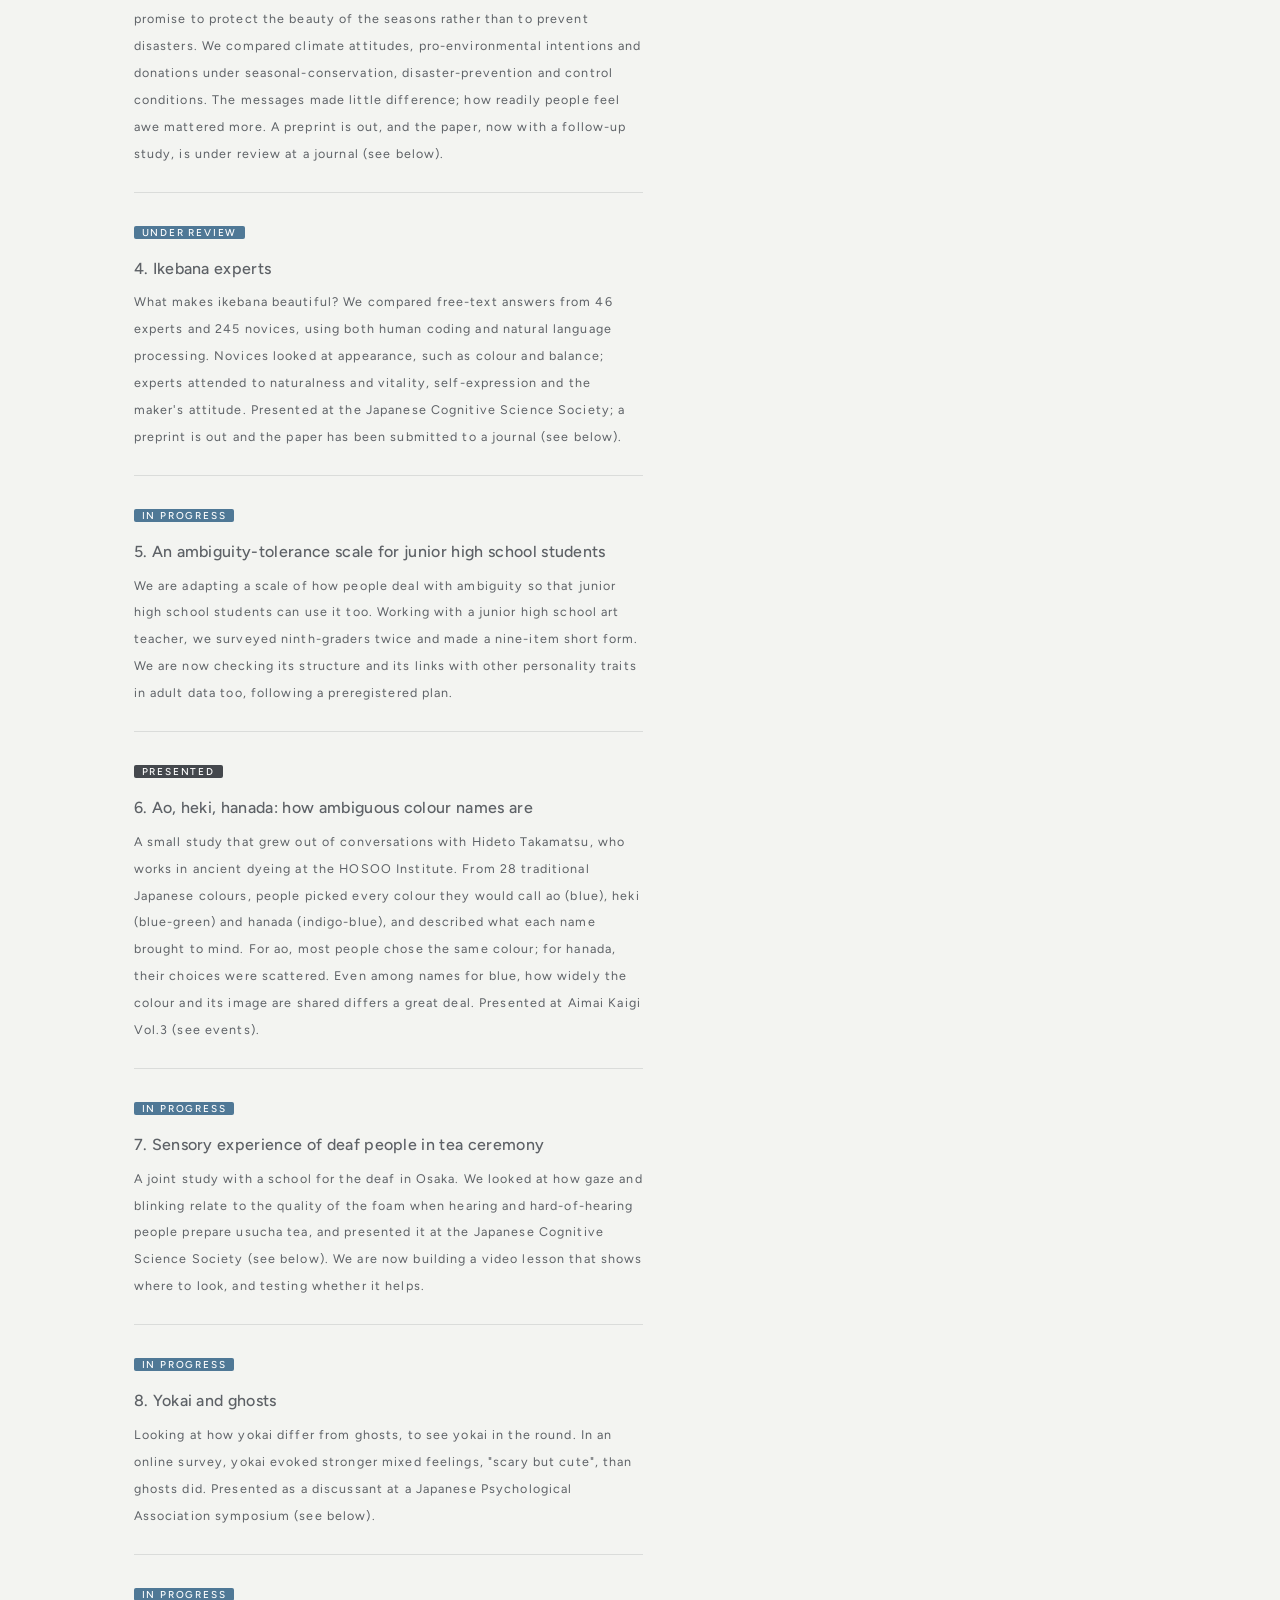
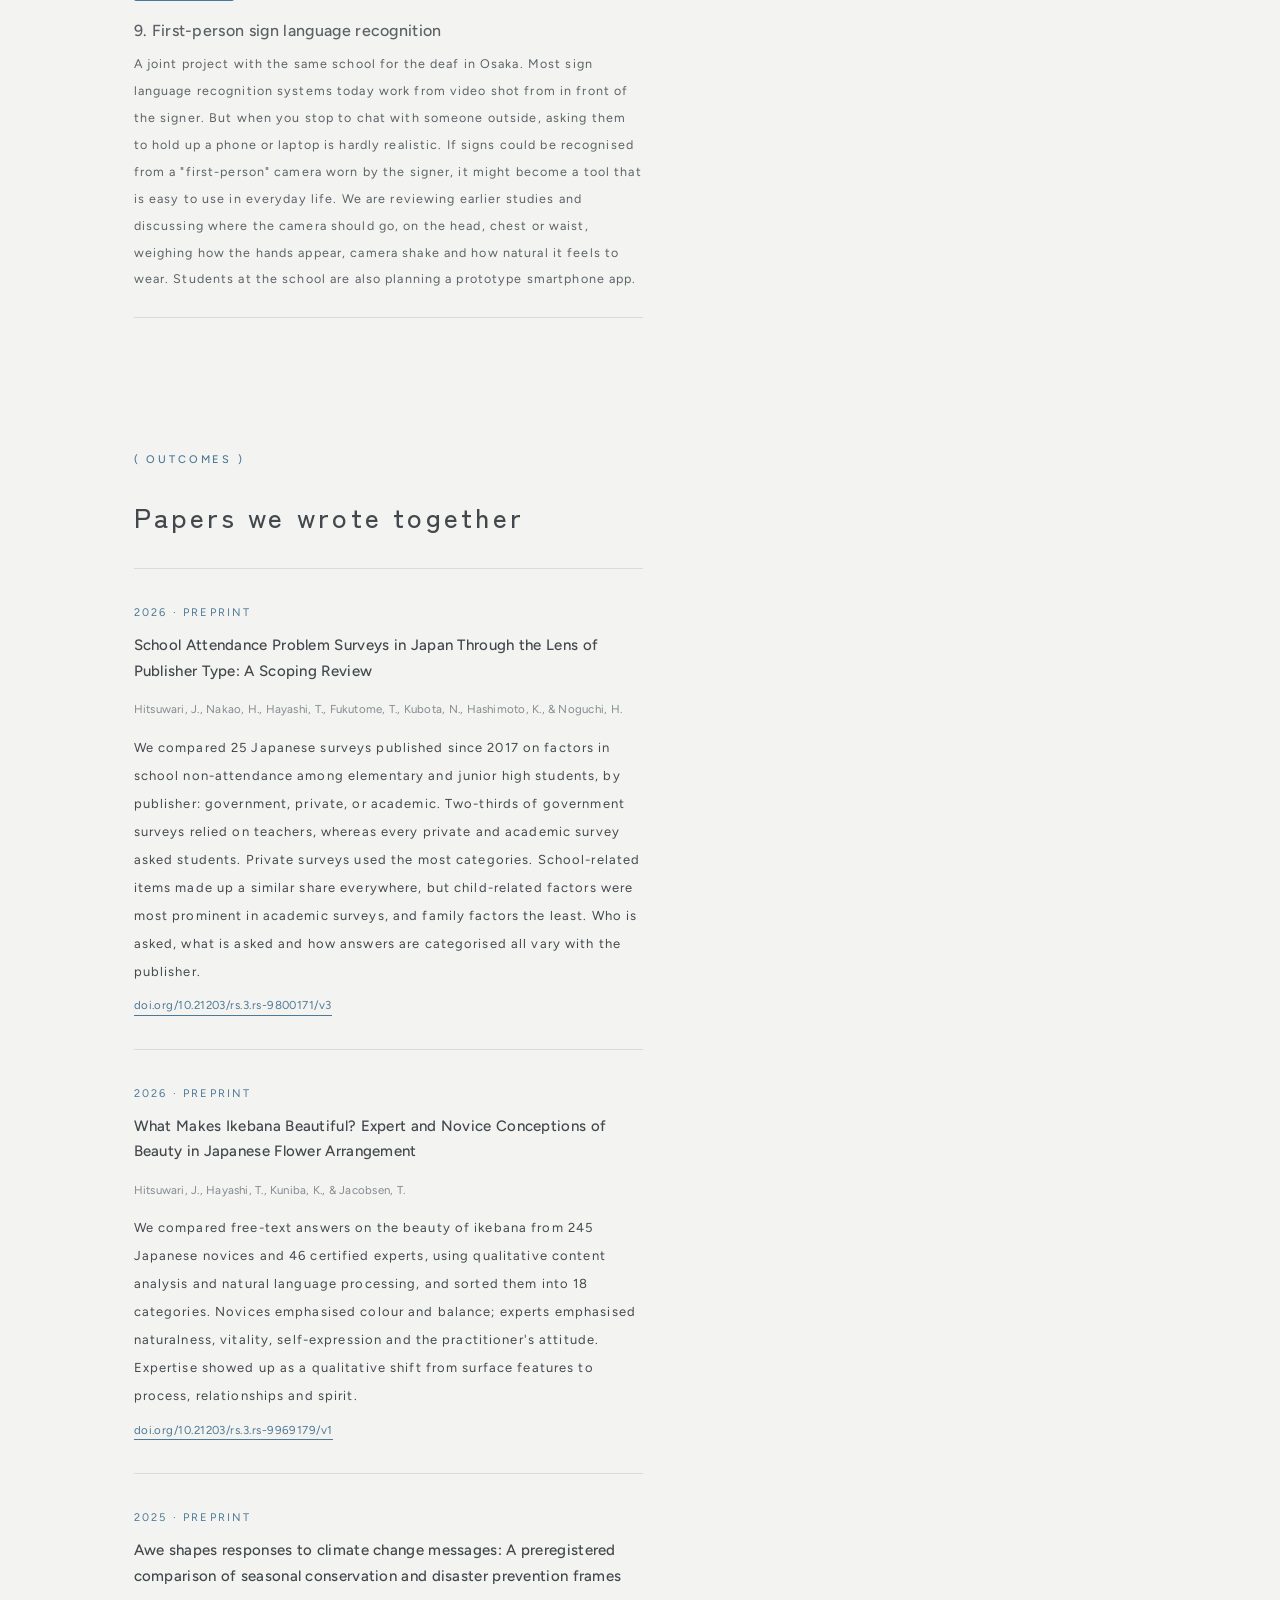
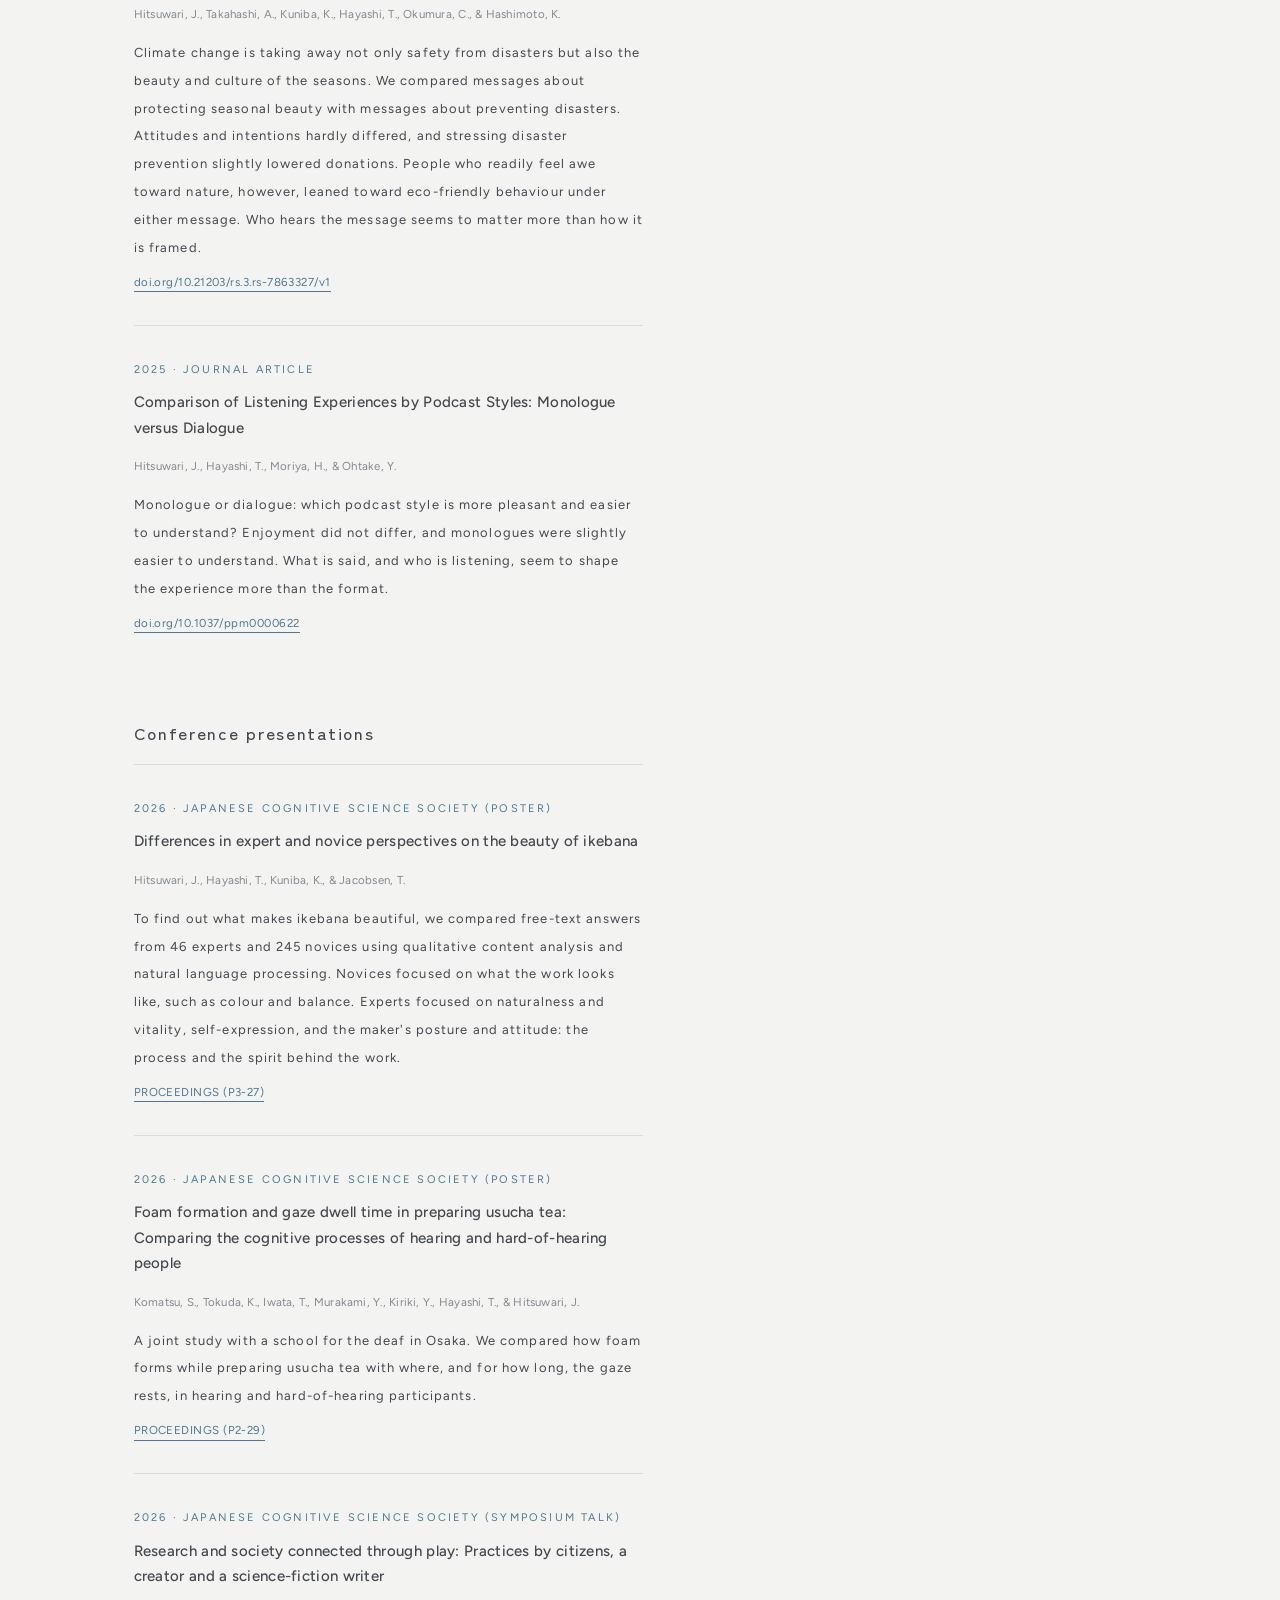
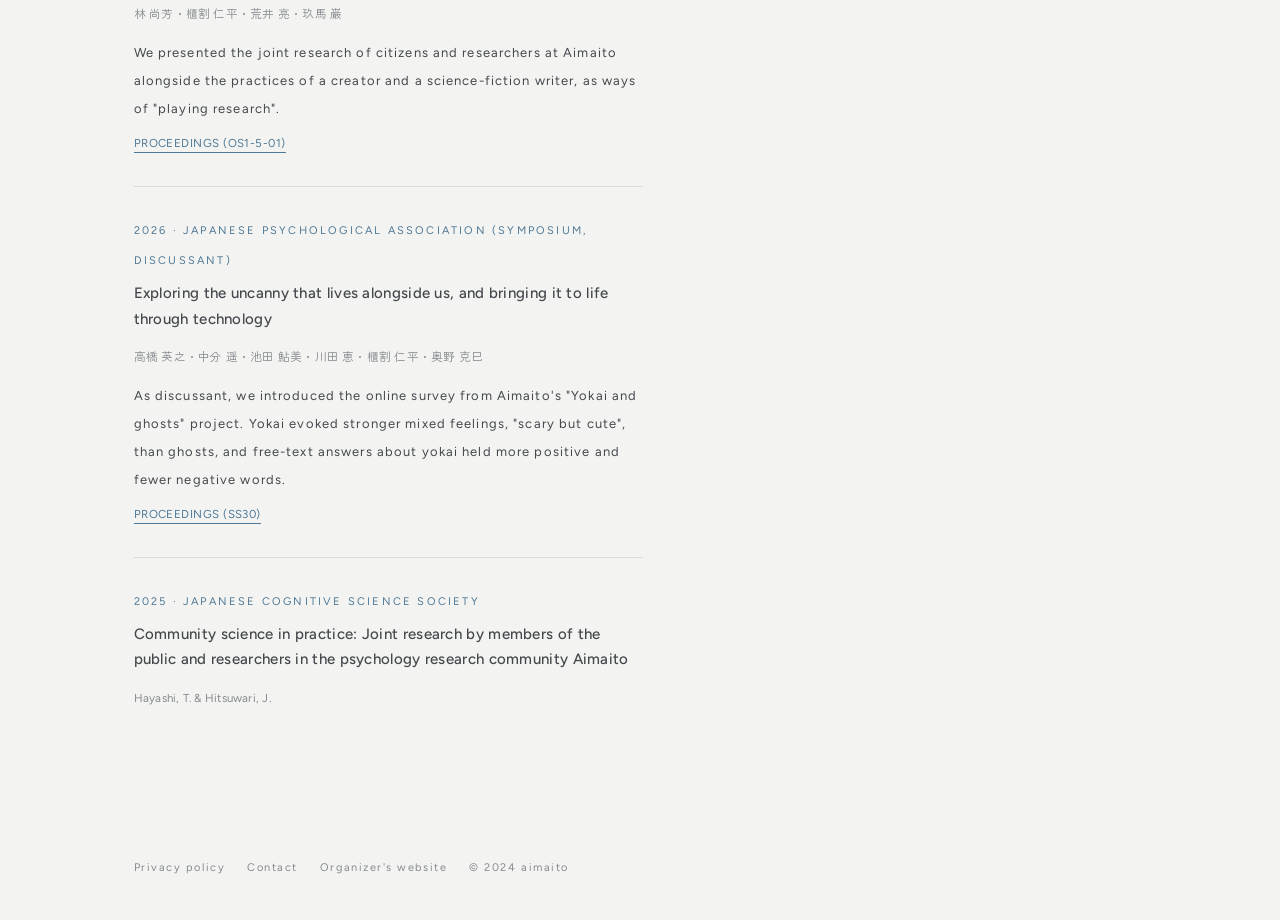
<file: research/index.html>
<!doctype html>
<html lang="ja" data-lang="ja" class="no-js">
<head>
<meta charset="utf-8">
<meta name="viewport" content="width=device-width, initial-scale=1">
<title>研究｜あいまいと</title>
<meta name="description" content="あいまい図鑑のたねから，研究プロジェクト，論文まで。心理学研究コミュニティあいまいとの研究。">
<link rel="icon" href="../images/favicon.svg" type="image/svg+xml">
<link rel="stylesheet" href="../assets/css/fonts.css">
<link rel="stylesheet" href="../assets/css/style.css">
<script>
  /* Set language before first paint to avoid a flash of the wrong language */
  (function () {
    var l = 'ja';
    try { l = localStorage.getItem('aimaito-lang') || ((navigator.language || '').indexOf('ja') === 0 ? 'ja' : 'en'); } catch (e) {}
    document.documentElement.dataset.lang = l;
    document.documentElement.lang = l;
  })();
</script>
</head>
<body>
<a class="skip-link" href="#main"><span lang="ja">本文へ</span><span lang="en">Skip to content</span></a>

<header class="rail">
  <a class="mark" href="../">あいまいと</a>
  <nav class="rail-nav" id="site-menu" aria-label="メニュー">
    <a href="../about/"><span lang="ja">あいまいとについて</span><span lang="en">ABOUT</span></a>
    <a href="../research/" aria-current="page"><span lang="ja">研究</span><span lang="en">RESEARCH</span></a>
    <a href="../events/"><span lang="ja">イベント</span><span lang="en">EVENTS</span></a>
    <a href="../join/"><span lang="ja">参加する</span><span lang="en">JOIN</span></a>
    <a href="../contact/"><span lang="ja">お問い合わせ</span><span lang="en">CONTACT</span></a>
  </nav>
  <div class="lang-switch" role="group" aria-label="Language">
    <button type="button" data-set-lang="ja" aria-pressed="true">JA</button>
    <button type="button" data-set-lang="en" aria-pressed="false">EN</button>
  </div>
  <button class="menu-toggle" type="button" aria-expanded="false" aria-controls="site-menu">MENU</button>
</header>

<div class="stage" aria-hidden="true">
  <div class="ph is-on" data-key="screen" style="--pos: 50% 50%; --t: 18%; --x: 18%; --b: 22%;">
    <img class="bg" src="../images/photos/screen-blur.jpg" alt="">
    <img class="sharp" src="../images/photos/screen.jpg" alt="">
  </div>
  <div class="ph" data-key="writing" style="--pos: 34% 50%; --t: 22%; --x: 22%; --b: 16%;">
    <img class="bg" src="../images/photos/writing-blur.jpg" alt="" loading="lazy">
    <img class="sharp" src="../images/photos/writing.jpg" alt="" loading="lazy">
  </div>
  <div class="ph" data-key="k2-slide" style="--pos: 16% 55%; --t: 16%; --x: 18%; --b: 20%;">
    <img class="bg" src="../images/photos/k2-slide-blur.jpg" alt="" loading="lazy">
    <img class="sharp" src="../images/photos/k2-slide.jpg" alt="" loading="lazy">
  </div>
  <div class="ph" data-key="k3-table" style="--pos: 50% 50%; --t: 18%; --x: 18%; --b: 20%;">
    <img class="bg" src="../images/photos/k3-table-blur.jpg" alt="" loading="lazy">
    <img class="sharp" src="../images/photos/k3-table.jpg" alt="" loading="lazy">
  </div>
  <p class="stage-copy" lang="ja">研究が芽吹くまで</p>
  <p class="stage-copy" lang="en">How research grows</p>
  <p class="stage-cap"><b>あいまい会議 Vol.3</b>2026.04.16</p>
</div>
<main id="main">
  <div class="col">

    <header class="page-head" data-photo="screen" data-cap="あいまい会議 Vol.3|2026.04.16">
      <span class="en">RESEARCH</span>
      <h1><span lang="ja">研究が芽吹くまで</span><span lang="en">How research grows</span></h1>
      <p lang="ja">あいまいとの研究は，メンバーのちいさな「なんで？」から始まります。たねを集め，芽が出たものをプロジェクトにし，実ったものを論文として発表します。</p>
      <p lang="en">Research at Aimaito starts with members' small questions. We collect seeds, grow the ones that sprout into projects, and publish what ripens as papers.</p>
      <div class="flow" style="margin-top:28px">
        <a href="#seeds"><b lang="ja">たね</b><b lang="en">Seeds</b><small lang="ja">あいまい図鑑</small><small lang="en">The ambiguity field guide</small></a>
        <a href="#projects"><b lang="ja">芽</b><b lang="en">Sprouts</b><small lang="ja">研究プロジェクト</small><small lang="en">Projects</small></a>
        <a href="#outcomes"><b lang="ja">実</b><b lang="en">Fruit</b><small lang="ja">論文・学会発表</small><small lang="en">Papers and talks</small></a>
      </div>
    </header>

    <section id="seeds" data-photo="writing" data-cap="研究のたね">
      <span class="label">( SEEDS )</span>
      <h2><span lang="ja">あいまい図鑑</span><span lang="en">The ambiguity field guide</span></h2>
      <p lang="ja">最近気になったニュースや記事，「美しい」と感じたもの，「調べてみたい」と思うもの。どんなに小さなことでも，気になったこと全てが“研究のたね”です。「なんかこれ曖昧だよね～」というものを集めた図鑑から，いくつか紹介します。</p>
      <p lang="en">News that caught your eye, things that felt beautiful, things you want to look into: anything, however small, can be a research seed. Here are a few from our collection of things that feel "kind of ambiguous".</p>
      <!-- Discord「曖昧なもの図鑑」スレッド（2024.08–2026.01）から。投稿者名は出さない -->
      <ul class="seeds" style="margin-top:28px">
        <li>
          <span class="k"><span lang="ja">スポーツ</span><span lang="en">Sport</span> · 2024–2026</span>
          <b lang="ja">相撲の「体（たい）がない」ってどういうこと？</b>
          <b lang="en">In sumo, what does it mean to "have no body"?</b>
          <p lang="ja">先に手をついても，体が崩れていれば負けにならないことがある。ビデオ判定まであるのに，最後の決め手はあいまい。決まり手が決まったあとに訂正されることも。</p>
          <p lang="en">Touching down first does not always lose if your opponent's body has already "died". Even with video review, the final call stays ambiguous, and the winning technique is sometimes corrected afterwards.</p>
        </li>
        <li>
          <span class="k"><span lang="ja">スポーツ</span><span lang="en">Sport</span> · 2024</span>
          <b lang="ja">剣道の「一本」は，どこから一本？</b>
          <b lang="en">In kendo, when does a strike count?</b>
          <p lang="ja">竹刀が小手に当たっただけでは一本にならない。柔道の判定も，大会のたびに議論になる。</p>
          <p lang="en">Simply hitting the wrist does not score. Judo decisions, too, spark debate at every tournament.</p>
        </li>
        <li>
          <span class="k"><span lang="ja">音楽</span><span lang="en">Music</span> · 2024</span>
          <b lang="ja">吹奏楽コンクールの金賞・銀賞・銅賞は，順位じゃない？</b>
          <b lang="en">Gold, silver and bronze in wind-band contests are not rankings?</b>
          <p lang="ja">基準に照らして全団体に賞がつく。心惹かれた演奏が金賞になるとは限らない。</p>
          <p lang="en">Every band is rated against criteria and gets a prize. The performance that moved you most may not win gold.</p>
        </li>
        <li>
          <span class="k"><span lang="ja">ことば</span><span lang="en">Language</span> · 2025</span>
          <b lang="ja">「今の見た？」の「今の」ってなに？</b>
          <b lang="en">In "Did you see that just now?", what is "that"?</b>
          <p lang="ja">あいまいな言葉をどう解釈するかは，大人と子どもで違うらしい（九州大学の研究）。</p>
          <p lang="en">Adults and children seem to resolve such ambiguous words differently (a study from Kyushu University).</p>
        </li>
        <li>
          <span class="k"><span lang="ja">色</span><span lang="en">Colour</span> · 2024</span>
          <b lang="ja">グレーは，どんな色にもなじむ</b>
          <b lang="en">Grey goes with any colour</b>
          <p lang="ja">白でも黒でもない色だからこそ，となりの色を引き立てる。</p>
          <p lang="en">Because it is neither white nor black, it lets the colours beside it shine.</p>
        </li>
        <li>
          <span class="k"><span lang="ja">場所</span><span lang="en">Places</span> · 2025</span>
          <b lang="ja">京都駅ビルの大階段は，通路？ベンチ？観客席？</b>
          <b lang="en">Kyoto Station's grand staircase: a passage, a bench, or seating?</b>
          <p lang="ja">使い方を決めつけない場所には，あいまいに居られる余白がある。</p>
          <p lang="en">A place that does not dictate how to use it leaves room to simply be there.</p>
        </li>
        <li>
          <span class="k"><span lang="ja">もの</span><span lang="en">Objects</span> · 2025</span>
          <b lang="ja">あえて歪ませたお茶碗が，手になじむ</b>
          <b lang="en">A deliberately warped bowl fits the hand</b>
          <p lang="ja">整った形には心がなびくのに，手に取るとしっくりくるのは歪んだほう。</p>
          <p lang="en">We are drawn to perfect forms, yet the warped one feels right in the hand.</p>
        </li>
        <li>
          <span class="k"><span lang="ja">芸術</span><span lang="en">Art</span> · 2025</span>
          <b lang="ja">花がない生け花は，生け花？</b>
          <b lang="en">Is it ikebana if there are no flowers?</b>
          <p lang="ja">いけばな展では，花を使わない作品がむしろ普通だった。「生ける」とは何だろう。</p>
          <p lang="en">At an ikebana exhibition, works without flowers were almost the norm. What does it mean to "arrange"?</p>
        </li>
        <li>
          <span class="k"><span lang="ja">あいまいと</span><span lang="en">Aimaito</span> · 2025</span>
          <b lang="ja">研究者と研究者じゃない人の境界も，あいまいでいい</b>
          <b lang="en">The line between researchers and everyone else can blur, too</b>
          <p lang="ja">境界があいまいだと，コミュニティのあいだを行き来しやすくなる。メンバーの気づきから。</p>
          <p lang="en">When the line blurs, people move between communities more easily. A member's observation.</p>
        </li>
      </ul>
    </section>

    <section id="projects" data-photo="k3-table" data-cap="あいまい会議 Vol.3|2026.04.16">
      <span class="label">( PROJECTS )</span>
      <h2><span lang="ja">育っているプロジェクト</span><span lang="en">Projects</span></h2>
      <p lang="ja">芽が出たたねは，少しずつ仮説，調査，考察へと進めていきます。これまでに Discord で立ち上がったプロジェクトは9つ。</p>
      <p lang="en">Seeds that sprout move step by step through hypotheses, surveys and discussion. Nine projects have started on Discord so far.</p>
      <div style="margin-top:28px">
        <article class="project">
          <span class="tag is-grow"><span lang="ja">査読中</span><span lang="en">UNDER REVIEW</span></span>
          <p class="q" lang="ja">1. 不登校調査の調査</p>
          <p class="q" lang="en">1. A survey of surveys on school non-attendance</p>
          <p lang="ja">あいまいとで最初のプロジェクト。不登校の「理由」を尋ねた国内の調査を集め，政府・自治体，NPO などの民間，学術といった調査する側によって，聞き方や結果がどう違うかを整理するスコーピングレビューです。英語論文のプレプリントを公開し，国際誌で査読中です（下の成果を参照）。</p>
          <p lang="en">Our first project. A scoping review of Japanese surveys that ask why children stop attending school, comparing how the question is asked, and what is found, depending on who runs the survey: government, NPOs and other private bodies, or academics. The preprint is out and the paper is under review at an international journal (see below).</p>
        </article>
        <article class="project">
          <span class="tag is-done"><span lang="ja">論文に</span><span lang="en">PUBLISHED</span></span>
          <p class="q" lang="ja">2. Podcast は対談形式が聞きやすいか？</p>
          <p class="q" lang="en">2. Are podcasts easier to follow as conversations?</p>
          <p lang="ja">「ポッドキャストは一人語りより対談のほうが聞きやすいのでは？」という疑問から始まった研究。生成AIと合成音声で同じ内容の一人語り版と対談版をつくり，約300人にどちらか一方を聞いてもらいました。楽しさや分かりやすさには形式による差がほとんどなく，聞き手の性格特性のほうが評価に関わっていました。2025年に学術誌に掲載されました（下の成果を参照）。</p>
          <p lang="en">This study began with the hunch that podcasts are easier to follow as conversations than as monologues. Using generative AI and synthetic voices, we made a monologue and a dialogue version with the same content, and about 300 people each listened to one. Format made little difference to enjoyment or clarity; listeners' personality traits mattered more. Published in a journal in 2025 (see below).</p>
        </article>
        <article class="project">
          <span class="tag is-grow"><span lang="ja">査読中</span><span lang="en">UNDER REVIEW</span></span>
          <p class="q" lang="ja">3. 芸術の秋がなくなる？</p>
          <p class="q" lang="en">3. Will we lose the "autumn of the arts"?</p>
          <p lang="ja">温暖化対策を呼びかけるとき，「災害を防げる」より「季節の美しさを守れる」と伝えるほうが響くのではないか，という問いから始まった研究。季節保全・災害防止・統制の3つの条件で，気候変動への態度，環境に配慮した行動の意図，寄付額を比べました。メッセージによる差は小さく，畏敬の念の感じやすさのほうが反応に関わっていました。プレプリントを公開し，追加実験を加えた論文が学術誌で査読中です（下の成果を参照）。</p>
          <p lang="en">This study asks whether calls for climate action land better when they promise to protect the beauty of the seasons rather than to prevent disasters. We compared climate attitudes, pro-environmental intentions and donations under seasonal-conservation, disaster-prevention and control conditions. The messages made little difference; how readily people feel awe mattered more. A preprint is out, and the paper, now with a follow-up study, is under review at a journal (see below).</p>
        </article>
        <article class="project">
          <span class="tag is-grow"><span lang="ja">査読中</span><span lang="en">UNDER REVIEW</span></span>
          <p class="q" lang="ja">4. いけばなエキスパート</p>
          <p class="q" lang="en">4. Ikebana experts</p>
          <p lang="ja">いけばなの美しさは何から生まれるのか。熟達者46名と初心者245名の自由記述を，人の手による分類と自然言語処理の2つの方法で比べました。初心者は色やバランスといった見た目に，熟達者は自然さや生命力，自己表現，いける人の姿勢に目を向けていました。日本認知科学会で発表し，プレプリントを公開して学術誌に投稿しています（下の成果を参照）。</p>
          <p lang="en">What makes ikebana beautiful? We compared free-text answers from 46 experts and 245 novices, using both human coding and natural language processing. Novices looked at appearance, such as colour and balance; experts attended to naturalness and vitality, self-expression and the maker's attitude. Presented at the Japanese Cognitive Science Society; a preprint is out and the paper has been submitted to a journal (see below).</p>
        </article>
        <article class="project">
          <span class="tag is-grow"><span lang="ja">進行中</span><span lang="en">IN PROGRESS</span></span>
          <p class="q" lang="ja">5. 中学生向け曖昧さ耐性尺度</p>
          <p class="q" lang="en">5. An ambiguity-tolerance scale for junior high school students</p>
          <p lang="ja">曖昧さへの向き合い方を測る尺度を，中学生にも使えるように整えています。中学校の美術の先生と一緒に中学3年生への調査を2回おこない，9項目の短縮版にしました。いまは事前登録した計画に沿って，大人のデータでも尺度の構造やほかの性格特性との関係を確かめています。</p>
          <p lang="en">We are adapting a scale of how people deal with ambiguity so that junior high school students can use it too. Working with a junior high school art teacher, we surveyed ninth-graders twice and made a nine-item short form. We are now checking its structure and its links with other personality traits in adult data too, following a preregistered plan.</p>
        </article>
        <article class="project">
          <span class="tag is-done"><span lang="ja">会議で発表</span><span lang="en">PRESENTED</span></span>
          <p class="q" lang="ja">6. 青・碧・縹 ―色名のあいまいさ</p>
          <p class="q" lang="en">6. Ao, heki, hanada: how ambiguous colour names are</p>
          <p lang="ja">古代染色にたずさわる高松秀徒さん（HOSOO 古代染色研究所）との対話から生まれた小さな研究。日本の伝統色28色の中から「青色」「碧色」「縹色」だと思う色をすべて選び，それぞれのイメージを書いてもらいました。「青色」では多くの人が同じ色を選んだのに対し，「縹色」で選ばれる色は人によってばらばらでした。同じ青系の色名でも，思い浮かぶ色やイメージがどれだけ共有されているかは大きく違います。あいまい会議 Vol.3 で発表しました（<a href="../events/#k3">イベントの記録</a>）。</p>
          <p lang="en">A small study that grew out of conversations with Hideto Takamatsu, who works in ancient dyeing at the HOSOO Institute. From 28 traditional Japanese colours, people picked every colour they would call ao (blue), heki (blue-green) and hanada (indigo-blue), and described what each name brought to mind. For ao, most people chose the same colour; for hanada, their choices were scattered. Even among names for blue, how widely the colour and its image are shared differs a great deal. Presented at Aimai Kaigi Vol.3 (<a href="../events/#k3">see events</a>).</p>
        </article>
        <article class="project">
          <span class="tag is-grow"><span lang="ja">進行中</span><span lang="en">IN PROGRESS</span></span>
          <p class="q" lang="ja">7. 聴覚障がい者の感覚特性（茶道）</p>
          <p class="q" lang="en">7. Sensory experience of deaf people in tea ceremony</p>
          <p lang="ja">大阪府立だいせん聴覚高等支援学校との共同研究。健聴者と難聴者が薄茶を点てるときの視線やまばたきと，泡の仕上がりとの関係を調べ，日本認知科学会で発表しました（下の成果を参照）。いまはこの結果をもとに，「どこを見ればよいか」を示す動画教材をつくり，その効果を確かめています。</p>
          <p lang="en">A joint study with a school for the deaf in Osaka. We looked at how gaze and blinking relate to the quality of the foam when hearing and hard-of-hearing people prepare usucha tea, and presented it at the Japanese Cognitive Science Society (see below). We are now building a video lesson that shows where to look, and testing whether it helps.</p>
        </article>
        <article class="project">
          <span class="tag is-grow"><span lang="ja">進行中</span><span lang="en">IN PROGRESS</span></span>
          <p class="q" lang="ja">8. 妖怪と幽霊</p>
          <p class="q" lang="en">8. Yokai and ghosts</p>
          <p lang="ja">妖怪と幽霊の違いを見ることで，妖怪を立体的にとらえたい。オンライン調査では，幽霊より妖怪のほうが「怖いけど，かわいい」という混合感情を強く引き起こしていました。日本心理学会のシンポジウムで指定討論として紹介しました（下の成果を参照）。</p>
          <p lang="en">Looking at how yokai differ from ghosts, to see yokai in the round. In an online survey, yokai evoked stronger mixed feelings, "scary but cute", than ghosts did. Presented as a discussant at a Japanese Psychological Association symposium (see below).</p>
        </article>
        <article class="project">
          <span class="tag is-grow"><span lang="ja">進行中</span><span lang="en">IN PROGRESS</span></span>
          <p class="q" lang="ja">9. 一人称視点手話認識</p>
          <p class="q" lang="en">9. First-person sign language recognition</p>
          <p lang="ja">大阪府立だいせん聴覚高等支援学校との共同プロジェクト。いまある手話認識システムの多くは，手話者を正面から撮った映像をもとにしています。けれども，外で誰かと立ち話をするときに，相手にスマホやパソコンを構えてもらうのは現実的ではありません。そこで，手話者自身が身につけたカメラの「一人称視点」の映像から手話を認識できれば，ふだんの生活で気軽に使える道具になるのではないかと考えています。いまは先行研究を調べながら，カメラを頭・胸・腰のどこにつけるのがよいか（手の映り方やぶれ，身につけたときの自然さ）を議論しています。生徒さんによるスマホアプリの試作も計画しています。</p>
          <p lang="en">A joint project with the same school for the deaf in Osaka. Most sign language recognition systems today work from video shot from in front of the signer. But when you stop to chat with someone outside, asking them to hold up a phone or laptop is hardly realistic. If signs could be recognised from a "first-person" camera worn by the signer, it might become a tool that is easy to use in everyday life. We are reviewing earlier studies and discussing where the camera should go, on the head, chest or waist, weighing how the hands appear, camera shake and how natural it feels to wear. Students at the school are also planning a prototype smartphone app.</p>
        </article>
      </div>
    </section>

    <section id="outcomes" data-photo="k2-slide" data-cap="あいまい会議 Vol.2|2026.04.06">
      <span class="label">( OUTCOMES )</span>
      <h2><span lang="ja">みんなで書いた論文</span><span lang="en">Papers we wrote together</span></h2>
      <div class="work">
        <span class="y">2026 · PREPRINT</span>
        <p class="t">School Attendance Problem Surveys in Japan Through the Lens of Publisher Type: A Scoping Review</p>
        <p class="a">Hitsuwari, J., Nakao, H., Hayashi, T., Fukutome, T., Kubota, N., Hashimoto, K., &amp; Noguchi, H.</p>
        <p class="s" lang="ja">2017年以降に発表された，小中学生の不登校に関わる要因を尋ねた国内の調査25件を，政府・自治体，民間，学術という発行元ごとに比べました。政府の調査の67%は教員が回答していた一方，民間と学術の調査はすべて子ども本人に尋ねていました。選択肢の数は民間の調査が最も多く，学校に関わる要因の割合はどこも同程度でしたが，本人に関わる要因は学術の調査で多く，家庭に関わる要因は少なめでした。誰に何をどう尋ねるかは，調査する組織の性格によって変わります。</p>
        <p class="s" lang="en">We compared 25 Japanese surveys published since 2017 on factors in school non-attendance among elementary and junior high students, by publisher: government, private, or academic. Two-thirds of government surveys relied on teachers, whereas every private and academic survey asked students. Private surveys used the most categories. School-related items made up a similar share everywhere, but child-related factors were most prominent in academic surveys, and family factors the least. Who is asked, what is asked and how answers are categorised all vary with the publisher.</p>
        <a class="doi" href="https://doi.org/10.21203/rs.3.rs-9800171/v3" target="_blank" rel="noopener">doi.org/10.21203/rs.3.rs-9800171/v3</a>
      </div>
      <div class="work">
        <span class="y">2026 · PREPRINT</span>
        <p class="t">What Makes Ikebana Beautiful? Expert and Novice Conceptions of Beauty in Japanese Flower Arrangement</p>
        <p class="a">Hitsuwari, J., Hayashi, T., Kuniba, K., &amp; Jacobsen, T.</p>
        <p class="s" lang="ja">日本の初心者245名と資格をもつ熟達者46名が「いけばなの美しさ」について書いた自由記述を，質的内容分析と自然言語処理で比べ，18のカテゴリーに整理しました。初心者は色やバランスを，熟達者は自然さ，生命力，自己表現，いける人の姿勢を重視していました。熟達は，見た目の特徴から，制作のプロセスや関係性，精神性への質的な移り変わりとして表れていました。</p>
        <p class="s" lang="en">We compared free-text answers on the beauty of ikebana from 245 Japanese novices and 46 certified experts, using qualitative content analysis and natural language processing, and sorted them into 18 categories. Novices emphasised colour and balance; experts emphasised naturalness, vitality, self-expression and the practitioner's attitude. Expertise showed up as a qualitative shift from surface features to process, relationships and spirit.</p>
        <a class="doi" href="https://doi.org/10.21203/rs.3.rs-9969179/v1" target="_blank" rel="noopener">doi.org/10.21203/rs.3.rs-9969179/v1</a>
      </div>
      <div class="work">
        <span class="y">2025 · PREPRINT</span>
        <p class="t">Awe shapes responses to climate change messages: A preregistered comparison of seasonal conservation and disaster prevention frames</p>
        <p class="a">Hitsuwari, J., Takahashi, A., Kuniba, K., Hayashi, T., Okumura, C., &amp; Hashimoto, K.</p>
        <p class="s" lang="ja">気候変動は，災害の増加だけでなく，季節の美しさや文化も失わせつつあります。そこで，季節の魅力を守るメッセージと，災害を防ぐメッセージでは，人の意識や行動がどう変わるかを調べました。結果として，環境への考え方や行動の意欲には大きな違いはなく，災害防止を強調すると寄付の金額が少し減ることがわかりました。ただし，自然に対して「畏敬の念」を感じやすい人は，どちらのメッセージでも環境に優しい行動をとりやすい傾向がありました。つまり，伝え方よりも「どんな人に伝えるか」が大切なようです。</p>
        <p class="s" lang="en">Climate change is taking away not only safety from disasters but also the beauty and culture of the seasons. We compared messages about protecting seasonal beauty with messages about preventing disasters. Attitudes and intentions hardly differed, and stressing disaster prevention slightly lowered donations. People who readily feel awe toward nature, however, leaned toward eco-friendly behaviour under either message. Who hears the message seems to matter more than how it is framed.</p>
        <a class="doi" href="https://doi.org/10.21203/rs.3.rs-7863327/v1" target="_blank" rel="noopener">doi.org/10.21203/rs.3.rs-7863327/v1</a>
      </div>
      <div class="work">
        <span class="y">2025 · JOURNAL ARTICLE</span>
        <p class="t">Comparison of Listening Experiences by Podcast Styles: Monologue versus Dialogue</p>
        <p class="a">Hitsuwari, J., Hayashi, T., Moriya, H., &amp; Ohtake, Y.</p>
        <p class="s" lang="ja">ひとりで話すモノローグ形式と，会話で進むダイアローグ形式のポッドキャスト。どちらが聴き手にとって心地よく，理解しやすいのかを調査しました。その結果，楽しさの違いは見られず，理解のしやすさではモノローグ形式にやや軍配が上がりました。どんな形式かよりも，「話の内容」や「聴く人のタイプ」が体験に影響するようです。</p>
        <p class="s" lang="en">Monologue or dialogue: which podcast style is more pleasant and easier to understand? Enjoyment did not differ, and monologues were slightly easier to understand. What is said, and who is listening, seem to shape the experience more than the format.</p>
        <a class="doi" href="https://doi.org/10.1037/ppm0000622" target="_blank" rel="noopener">doi.org/10.1037/ppm0000622</a>
      </div>

      <h3><span lang="ja">学会発表</span><span lang="en">Conference presentations</span></h3>
      <div class="work">
        <span class="y">2026 · <span lang="ja">日本認知科学会 第43回大会（ポスター）</span><span lang="en">JAPANESE COGNITIVE SCIENCE SOCIETY (POSTER)</span></span>
        <p class="t" lang="ja">いけばなの美をめぐる熟達者と初心者の視点の差異</p>
        <p class="t" lang="en">Differences in expert and novice perspectives on the beauty of ikebana</p>
        <p class="a" lang="ja">櫃割 仁平・林 尚芳・国場 要・ヤコブセン トマス</p>
        <p class="a" lang="en">Hitsuwari, J., Hayashi, T., Kuniba, K., &amp; Jacobsen, T.</p>
        <p class="s" lang="ja">いけばなの美を構成する要素を明らかにするため，熟達者46名と初心者245名の自由記述を，質的内容分析と自然言語処理で比べました。初心者は色彩やバランスといった作品の見た目を重視し，熟達者は自然さや生命力，自己表現，姿勢や心構えといった，制作のプロセスや精神性を重視していました。</p>
        <p class="s" lang="en">To find out what makes ikebana beautiful, we compared free-text answers from 46 experts and 245 novices using qualitative content analysis and natural language processing. Novices focused on what the work looks like, such as colour and balance. Experts focused on naturalness and vitality, self-expression, and the maker's posture and attitude: the process and the spirit behind the work.</p>
        <a class="doi" href="https://pub.confit.atlas.jp/ja/event/jcss2026/presentation/P3-27" target="_blank" rel="noopener">PROCEEDINGS (P3-27)</a>
      </div>
      <div class="work">
        <span class="y">2026 · <span lang="ja">日本認知科学会 第43回大会（ポスター）</span><span lang="en">JAPANESE COGNITIVE SCIENCE SOCIETY (POSTER)</span></span>
        <p class="t" lang="ja">薄茶点前における泡の生成と視線滞留時間の関係：健聴者・難聴者における認知プロセスの比較分析</p>
        <p class="t" lang="en">Foam formation and gaze dwell time in preparing usucha tea: Comparing the cognitive processes of hearing and hard-of-hearing people</p>
        <p class="a" lang="ja">小松 慎太郎・徳田 浩一・岩田 拓也・村上 祐子・桐木 洋輔・林 尚芳・櫃割 仁平</p>
        <p class="a" lang="en">Komatsu, S., Tokuda, K., Iwata, T., Murakami, Y., Kiriki, Y., Hayashi, T., &amp; Hitsuwari, J.</p>
        <p class="s" lang="ja">大阪府立だいせん聴覚高等支援学校との共同研究。薄茶を点てるときの泡の立ち方と，視線がどこにどれだけ留まるかの関係を，健聴者と難聴者で比べました。</p>
        <p class="s" lang="en">A joint study with a school for the deaf in Osaka. We compared how foam forms while preparing usucha tea with where, and for how long, the gaze rests, in hearing and hard-of-hearing participants.</p>
        <a class="doi" href="https://pub.confit.atlas.jp/ja/event/jcss2026/presentation/P2-29" target="_blank" rel="noopener">PROCEEDINGS (P2-29)</a>
      </div>
      <div class="work">
        <span class="y">2026 · <span lang="ja">日本認知科学会 第43回大会（シンポジウム「研究をプレイする：新しい研究のかたちへ」話題提供）</span><span lang="en">JAPANESE COGNITIVE SCIENCE SOCIETY (SYMPOSIUM TALK)</span></span>
        <p class="t" lang="ja">プレイがつなぐ研究と社会：市民・クリエイター・SF作家による実践を通じて</p>
        <p class="t" lang="en">Research and society connected through play: Practices by citizens, a creator and a science-fiction writer</p>
        <p class="a" lang="ja">林 尚芳・櫃割 仁平・荒井 亮・玖馬 巌</p>
        <p class="a" lang="en">林 尚芳・櫃割 仁平・荒井 亮・玖馬 巌</p>
        <p class="s" lang="ja">あいまいとでの市民と研究者の共同研究を，クリエイターや SF 作家の実践と並べて，「研究をプレイする」かたちとして紹介しました。</p>
        <p class="s" lang="en">We presented the joint research of citizens and researchers at Aimaito alongside the practices of a creator and a science-fiction writer, as ways of "playing research".</p>
        <a class="doi" href="https://pub.confit.atlas.jp/ja/event/jcss2026/presentation/OS1-5-01" target="_blank" rel="noopener">PROCEEDINGS (OS1-5-01)</a>
      </div>
      <div class="work">
        <span class="y">2026 · <span lang="ja">日本心理学会 第90回大会（シンポジウム SS30，指定討論）</span><span lang="en">JAPANESE PSYCHOLOGICAL ASSOCIATION (SYMPOSIUM, DISCUSSANT)</span></span>
        <p class="t" lang="ja">暮らしに共在する怪異の探求とテクノロジーによる実装</p>
        <p class="t" lang="en">Exploring the uncanny that lives alongside us, and bringing it to life through technology</p>
        <p class="a" lang="ja">高橋 英之・中分 遥・池田 鮎美・川田 恵・櫃割 仁平・奥野 克巳</p>
        <p class="a" lang="en">高橋 英之・中分 遥・池田 鮎美・川田 恵・櫃割 仁平・奥野 克巳</p>
        <p class="s" lang="ja">指定討論として，あいまいとの「妖怪と幽霊」プロジェクトのオンライン調査を紹介しました。妖怪は幽霊より「怖いけど，かわいい」という混合感情を強く引き起こし，自由記述でもポジティブな語が多く，ネガティブな語は少なめでした。</p>
        <p class="s" lang="en">As discussant, we introduced the online survey from Aimaito's "Yokai and ghosts" project. Yokai evoked stronger mixed feelings, "scary but cute", than ghosts, and free-text answers about yokai held more positive and fewer negative words.</p>
        <a class="doi" href="https://pub.confit.atlas.jp/ja/event/jpa2026/presentation/vbnLmCnh-01" target="_blank" rel="noopener">PROCEEDINGS (SS30)</a>
      </div>
      <div class="work">
        <span class="y">2025 · <span lang="ja">日本認知科学会 第42回大会</span><span lang="en">JAPANESE COGNITIVE SCIENCE SOCIETY</span></span>
        <p class="t" lang="ja">コミュニティサイエンスの実践―心理学研究コミュニティ「あいまいと」における一般市民と研究者による共同研究の事例を通して</p>
        <p class="t" lang="en">Community science in practice: Joint research by members of the public and researchers in the psychology research community Aimaito</p>
        <p class="a" lang="ja">林 尚芳・櫃割 仁平</p>
        <p class="a" lang="en">Hayashi, T. &amp; Hitsuwari, J.</p>
      </div>
    </section>

    <footer class="foot">
      <a href="../privacy-policy/"><span lang="ja">プライバシーポリシー</span><span lang="en">Privacy policy</span></a>
      <a href="../contact/"><span lang="ja">お問い合わせ</span><span lang="en">Contact</span></a>
      <a href="https://hitsuwari-jimpei.com/" target="_blank" rel="noopener"><span lang="ja">主宰者のサイト</span><span lang="en">Organizer's website</span></a>
      <span>© 2024 aimaito</span>
    </footer>
  </div>
</main>

<a class="badge" href="../join/" aria-label="参加する / Join">
  <svg viewBox="0 0 108 108" aria-hidden="true">
    <defs><path id="badge-circle" d="M54,54 m-42,0 a42,42 0 1,1 84,0 a42,42 0 1,1 -84,0"/></defs>
    <text><textPath href="#badge-circle">JOIN AIMAITO · あいまいとに参加する · </textPath></text>
  </svg>
  <span lang="ja">参加</span><span lang="en">JOIN</span>
</a>

<script src="../assets/js/main.js"></script>
<!-- Cloudflare Web Analytics: トークンが決まったらここに beacon の script を入れる（全ページ同じ） -->
</body>
</html>
</file>
<file: assets/css/fonts.css>
/* Self-hosted web fonts (SIL Open Font License 1.1; see assets/fonts/<family>/OFL.txt).
   Figtree 300/400/500, Zen Kaku Gothic New 400/500 and a Zen Maru Gothic logo subset, split by unicode-range
   so browsers download only the slices a page needs.
   Source: Google Fonts CSS API, downloaded 2026-10-01. */
/* latin-ext */
@font-face {
  font-family: 'Figtree';
  font-style: normal;
  font-weight: 300;
  font-display: swap;
  src: url(../fonts/figtree/_Xms-HUzqDCFdgfMm4q9DbZs.woff2) format('woff2');
  unicode-range: U+0100-02BA, U+02BD-02C5, U+02C7-02CC, U+02CE-02D7, U+02DD-02FF, U+0304, U+0308, U+0329, U+1D00-1DBF, U+1E00-1E9F, U+1EF2-1EFF, U+2020, U+20A0-20AB, U+20AD-20C0, U+2113, U+2C60-2C7F, U+A720-A7FF;
}
/* latin */
@font-face {
  font-family: 'Figtree';
  font-style: normal;
  font-weight: 300;
  font-display: swap;
  src: url(../fonts/figtree/_Xms-HUzqDCFdgfMm4S9DQ.woff2) format('woff2');
  unicode-range: U+0000-00FF, U+0131, U+0152-0153, U+02BB-02BC, U+02C6, U+02DA, U+02DC, U+0304, U+0308, U+0329, U+2000-206F, U+20AC, U+2122, U+2191, U+2193, U+2212, U+2215, U+FEFF, U+FFFD;
}
/* latin-ext */
@font-face {
  font-family: 'Figtree';
  font-style: normal;
  font-weight: 400;
  font-display: swap;
  src: url(../fonts/figtree/_Xms-HUzqDCFdgfMm4q9DbZs.woff2) format('woff2');
  unicode-range: U+0100-02BA, U+02BD-02C5, U+02C7-02CC, U+02CE-02D7, U+02DD-02FF, U+0304, U+0308, U+0329, U+1D00-1DBF, U+1E00-1E9F, U+1EF2-1EFF, U+2020, U+20A0-20AB, U+20AD-20C0, U+2113, U+2C60-2C7F, U+A720-A7FF;
}
/* latin */
@font-face {
  font-family: 'Figtree';
  font-style: normal;
  font-weight: 400;
  font-display: swap;
  src: url(../fonts/figtree/_Xms-HUzqDCFdgfMm4S9DQ.woff2) format('woff2');
  unicode-range: U+0000-00FF, U+0131, U+0152-0153, U+02BB-02BC, U+02C6, U+02DA, U+02DC, U+0304, U+0308, U+0329, U+2000-206F, U+20AC, U+2122, U+2191, U+2193, U+2212, U+2215, U+FEFF, U+FFFD;
}
/* latin-ext */
@font-face {
  font-family: 'Figtree';
  font-style: normal;
  font-weight: 500;
  font-display: swap;
  src: url(../fonts/figtree/_Xms-HUzqDCFdgfMm4q9DbZs.woff2) format('woff2');
  unicode-range: U+0100-02BA, U+02BD-02C5, U+02C7-02CC, U+02CE-02D7, U+02DD-02FF, U+0304, U+0308, U+0329, U+1D00-1DBF, U+1E00-1E9F, U+1EF2-1EFF, U+2020, U+20A0-20AB, U+20AD-20C0, U+2113, U+2C60-2C7F, U+A720-A7FF;
}
/* latin */
@font-face {
  font-family: 'Figtree';
  font-style: normal;
  font-weight: 500;
  font-display: swap;
  src: url(../fonts/figtree/_Xms-HUzqDCFdgfMm4S9DQ.woff2) format('woff2');
  unicode-range: U+0000-00FF, U+0131, U+0152-0153, U+02BB-02BC, U+02C6, U+02DA, U+02DC, U+0304, U+0308, U+0329, U+2000-206F, U+20AC, U+2122, U+2191, U+2193, U+2212, U+2215, U+FEFF, U+FFFD;
}
@font-face {
  font-family: 'Zen Kaku Gothic New';
  font-style: normal;
  font-weight: 400;
  font-display: swap;
  src: url(../fonts/zenkakugothicnew/gNMYW2drQpDw0GjzrVNFf_valaDBcznOkj4KXW7oIgA9sLCeNoPLhe6Lpg_IbDMC.2.woff2) format('woff2');
  unicode-range: U+ffd7, U+ffda-ffdc, U+ffe0-ffe2, U+ffe4, U+ffe6, U+ffe8-ffee, U+1f100-1f10c, U+1f110-1f16c, U+1f170-1f1ac, U+1f200-1f202, U+1f210-1f234;
}
@font-face {
  font-family: 'Zen Kaku Gothic New';
  font-style: normal;
  font-weight: 400;
  font-display: swap;
  src: url(../fonts/zenkakugothicnew/gNMYW2drQpDw0GjzrVNFf_valaDBcznOkj4KXW7oIgA9sLCeNoPLhe6Lpg_IbDMC.3.woff2) format('woff2');
  unicode-range: U+fa10, U+fa12-fa6d, U+fb00-fb04, U+fe10-fe19, U+fe30-fe42, U+fe44-fe52, U+fe54-fe66, U+fe68-fe6b, U+ff02, U+ff04, U+ff07, U+ff51, U+ff5b, U+ff5d, U+ff5f-ff60, U+ff66, U+ff69, U+ff87, U+ffa1-ffbe, U+ffc2-ffc7, U+ffca-ffcf, U+ffd2-ffd6;
}
@font-face {
  font-family: 'Zen Kaku Gothic New';
  font-style: normal;
  font-weight: 400;
  font-display: swap;
  src: url(../fonts/zenkakugothicnew/gNMYW2drQpDw0GjzrVNFf_valaDBcznOkj4KXW7oIgA9sLCeNoPLhe6Lpg_IbDMC.4.woff2) format('woff2');
  unicode-range: U+f92d-f959, U+f95b-f9f2, U+f9f4-fa0b, U+fa0e-fa0f;
}
@font-face {
  font-family: 'Zen Kaku Gothic New';
  font-style: normal;
  font-weight: 400;
  font-display: swap;
  src: url(../fonts/zenkakugothicnew/gNMYW2drQpDw0GjzrVNFf_valaDBcznOkj4KXW7oIgA9sLCeNoPLhe6Lpg_IbDMC.5.woff2) format('woff2');
  unicode-range: U+9e8b-9e8c, U+9e8e-9e8f, U+9e91-9e92, U+9e95-9e96, U+9e98, U+9e9b, U+9e9d-9e9e, U+9ea4-9ea5, U+9ea8-9eaa, U+9eac-9eb0, U+9eb3-9eb5, U+9eb8, U+9ebc-9ebf, U+9ec3, U+9ec6, U+9ec8, U+9ecb-9ecd, U+9ecf-9ed1, U+9ed4-9ed5, U+9ed8, U+9edb-9ee0, U+9ee4-9ee5, U+9ee7-9ee8, U+9eec-9ef2, U+9ef4-9ef9, U+9efb-9eff, U+9f02-9f03, U+9f07-9f09, U+9f0e-9f12, U+9f14-9f17, U+9f19-9f1b, U+9f1f-9f22, U+9f26, U+9f2a-9f2c, U+9f2f, U+9f31-9f32, U+9f34, U+9f37, U+9f39-9f3a, U+9f3c-9f3f, U+9f41, U+9f43-9f47, U+9f4a, U+9f4e-9f50, U+9f52-9f58, U+9f5a, U+9f5d-9f61, U+9f63, U+9f66-9f6a, U+9f6c-9f73, U+9f75-9f77, U+9f7a, U+9f7d, U+9f7f, U+9f8f-9f92, U+9f94-9f97, U+9f99, U+9f9c-9fa3, U+9fa5, U+9fb4, U+9fbc-9fc2, U+9fc4, U+9fc6, U+9fcc, U+f900-f92c;
}
@font-face {
  font-family: 'Zen Kaku Gothic New';
  font-style: normal;
  font-weight: 400;
  font-display: swap;
  src: url(../fonts/zenkakugothicnew/gNMYW2drQpDw0GjzrVNFf_valaDBcznOkj4KXW7oIgA9sLCeNoPLhe6Lpg_IbDMC.6.woff2) format('woff2');
  unicode-range: U+9c3e, U+9c41, U+9c43-9c4a, U+9c4e-9c50, U+9c52-9c54, U+9c56, U+9c58, U+9c5a-9c61, U+9c63, U+9c65, U+9c67-9c6b, U+9c6d-9c6e, U+9c70, U+9c72, U+9c75-9c78, U+9c7a-9c7c, U+9ce6-9ce7, U+9ceb-9cec, U+9cf0, U+9cf2, U+9cf6-9cf7, U+9cf9, U+9d02-9d03, U+9d06-9d09, U+9d0b, U+9d0e, U+9d11-9d12, U+9d15, U+9d17-9d18, U+9d1b-9d1f, U+9d23, U+9d26, U+9d2a-9d2c, U+9d2f-9d30, U+9d32-9d34, U+9d3a, U+9d3c-9d3f, U+9d41-9d48, U+9d4a, U+9d50-9d54, U+9d59, U+9d5d-9d65, U+9d69-9d6c, U+9d6f-9d70, U+9d72-9d73, U+9d76-9d77, U+9d7a-9d7c, U+9d7e, U+9d83-9d84, U+9d86-9d87, U+9d89-9d8a, U+9d8d-9d8e, U+9d92-9d93, U+9d95-9d9a, U+9da1, U+9da4, U+9da9-9dac, U+9dae, U+9db1-9db2, U+9db5, U+9db8-9dbd, U+9dbf-9dc4, U+9dc6-9dc7, U+9dc9-9dca, U+9dcf, U+9dd3-9dd7, U+9dd9-9dda, U+9dde-9de0, U+9de3, U+9de5-9de7, U+9de9, U+9deb, U+9ded-9df0, U+9df3-9df4, U+9df8, U+9dfd-9dfe, U+9e02, U+9e07, U+9e0a, U+9e0d-9e0e, U+9e10-9e12, U+9e15-9e16, U+9e19-9e1f, U+9e75, U+9e79-9e7d, U+9e80-9e85, U+9e87-9e88;
}
@font-face {
  font-family: 'Zen Kaku Gothic New';
  font-style: normal;
  font-weight: 400;
  font-display: swap;
  src: url(../fonts/zenkakugothicnew/gNMYW2drQpDw0GjzrVNFf_valaDBcznOkj4KXW7oIgA9sLCeNoPLhe6Lpg_IbDMC.7.woff2) format('woff2');
  unicode-range: U+9ae5-9ae7, U+9ae9, U+9aeb-9aec, U+9aee-9aef, U+9af1-9af5, U+9af7, U+9af9-9afb, U+9afd, U+9aff-9b06, U+9b08-9b09, U+9b0b-9b0e, U+9b10, U+9b12, U+9b16, U+9b18-9b1d, U+9b1f-9b20, U+9b22-9b23, U+9b25-9b2f, U+9b32-9b35, U+9b37, U+9b39-9b3b, U+9b3d, U+9b43-9b44, U+9b48, U+9b4b-9b4f, U+9b51, U+9b55-9b58, U+9b5b, U+9b5e, U+9b61, U+9b63, U+9b65-9b66, U+9b68, U+9b6a-9b6f, U+9b72-9b79, U+9b7f-9b80, U+9b83-9b87, U+9b89-9b8b, U+9b8d, U+9b8f-9b94, U+9b96-9b97, U+9b9a, U+9b9d-9ba0, U+9ba6-9ba7, U+9ba9-9baa, U+9bac, U+9bb0-9bb2, U+9bb4, U+9bb7-9bb9, U+9bbb-9bbc, U+9bbe-9bc1, U+9bc6-9bc8, U+9bca, U+9bce-9bd2, U+9bd4, U+9bd7-9bd8, U+9bdd, U+9bdf, U+9be1-9be5, U+9be7, U+9bea-9beb, U+9bee-9bf3, U+9bf5, U+9bf7-9bfa, U+9bfd, U+9bff-9c00, U+9c02, U+9c04, U+9c06, U+9c08-9c0d, U+9c0f-9c16, U+9c18-9c1e, U+9c21-9c2a, U+9c2d-9c32, U+9c35-9c37, U+9c39-9c3a, U+9c3d;
}
@font-face {
  font-family: 'Zen Kaku Gothic New';
  font-style: normal;
  font-weight: 400;
  font-display: swap;
  src: url(../fonts/zenkakugothicnew/gNMYW2drQpDw0GjzrVNFf_valaDBcznOkj4KXW7oIgA9sLCeNoPLhe6Lpg_IbDMC.8.woff2) format('woff2');
  unicode-range: U+98eb, U+98ed-98ee, U+98f0-98f1, U+98f3, U+98f6, U+9902, U+9907-9909, U+9911-9912, U+9914-9918, U+991a-9922, U+9924, U+9926-9927, U+992b-992c, U+992e, U+9931-9935, U+9939-993e, U+9940-9942, U+9945-9949, U+994b-994e, U+9950-9952, U+9954-9955, U+9958-9959, U+995b-995c, U+995e-9960, U+9963, U+9997-9998, U+999b, U+999d-999f, U+99a3, U+99a5-99a6, U+99a8, U+99ad-99ae, U+99b0-99b2, U+99b5, U+99b9-99ba, U+99bc-99bd, U+99bf, U+99c1, U+99c3, U+99c8-99c9, U+99d1, U+99d3-99d5, U+99d8-99df, U+99e1-99e2, U+99e7, U+99ea-99ee, U+99f0-99f2, U+99f4-99f5, U+99f8-99f9, U+99fb-99fe, U+9a01-9a05, U+9a08, U+9a0a-9a0c, U+9a0f-9a11, U+9a16, U+9a1a, U+9a1e, U+9a20, U+9a22-9a24, U+9a27, U+9a2b, U+9a2d-9a2e, U+9a31, U+9a33, U+9a35-9a38, U+9a3e, U+9a40-9a45, U+9a47, U+9a4a-9a4e, U+9a51-9a52, U+9a54-9a58, U+9a5b, U+9a5d, U+9a5f, U+9a62, U+9a64-9a65, U+9a69-9a6c, U+9aaa, U+9aac-9ab0, U+9ab2, U+9ab4-9ab7, U+9ab9, U+9abb-9ac1, U+9ac3, U+9ac6, U+9ac8, U+9ace-9ad3, U+9ad5-9ad7, U+9adb-9adc, U+9ade-9ae0, U+9ae2-9ae4;
}
@font-face {
  font-family: 'Zen Kaku Gothic New';
  font-style: normal;
  font-weight: 400;
  font-display: swap;
  src: url(../fonts/zenkakugothicnew/gNMYW2drQpDw0GjzrVNFf_valaDBcznOkj4KXW7oIgA9sLCeNoPLhe6Lpg_IbDMC.9.woff2) format('woff2');
  unicode-range: U+971d, U+9721-9724, U+9728, U+972a, U+9730-9731, U+9733, U+9736, U+9738-9739, U+973b, U+973d-973e, U+9741-9744, U+9746-974a, U+974d-974f, U+9751, U+9755, U+9757-9758, U+975a-975c, U+9760-9761, U+9763-9764, U+9766-9768, U+976a-976b, U+976e, U+9771, U+9773, U+9776-977d, U+977f-9781, U+9785-9786, U+9789, U+978b, U+978f-9790, U+9795-9797, U+9799-979a, U+979c, U+979e-97a0, U+97a2-97a3, U+97a6, U+97a8, U+97ab-97ac, U+97ae, U+97b1-97b6, U+97b8-97ba, U+97bc, U+97be-97bf, U+97c1, U+97c3-97ce, U+97d0-97d1, U+97d4, U+97d7-97d9, U+97db-97de, U+97e0-97e1, U+97e4, U+97e6, U+97ed-97ef, U+97f1-97f2, U+97f4-97f8, U+97fa, U+9804, U+9807, U+980a, U+980c-980f, U+9814, U+9816-9817, U+9819-981a, U+981c, U+981e, U+9820-9821, U+9823-9826, U+982b, U+982e-9830, U+9832-9835, U+9837, U+9839, U+983d-983e, U+9844, U+9846-9847, U+984a-984b, U+984f, U+9851-9853, U+9856-9857, U+9859-985b, U+9862-9863, U+9865-9866, U+986a-986c, U+986f-9871, U+9873-9875, U+98aa-98ab, U+98ad-98ae, U+98b0-98b1, U+98b4, U+98b6-98b8, U+98ba-98bc, U+98bf, U+98c2-98c8, U+98cb-98cc, U+98ce, U+98dc, U+98de, U+98e0-98e1, U+98e3, U+98e5-98e7, U+98e9-98ea;
}
@font-face {
  font-family: 'Zen Kaku Gothic New';
  font-style: normal;
  font-weight: 400;
  font-display: swap;
  src: url(../fonts/zenkakugothicnew/gNMYW2drQpDw0GjzrVNFf_valaDBcznOkj4KXW7oIgA9sLCeNoPLhe6Lpg_IbDMC.10.woff2) format('woff2');
  unicode-range: U+944a, U+944c, U+9452-9453, U+9455, U+9459-945c, U+945e-9463, U+9468, U+946a-946b, U+946d-9472, U+9475, U+9477, U+947c-947f, U+9481, U+9483-9485, U+9578-9579, U+957e-957f, U+9582, U+9584, U+9586-9588, U+958a, U+958c-958f, U+9592, U+9594, U+9596, U+9598-9599, U+959d-95a1, U+95a4, U+95a6-95a9, U+95ab-95ad, U+95b1, U+95b4, U+95b6, U+95b9-95bf, U+95c3, U+95c6, U+95c8-95cd, U+95d0-95d6, U+95d9-95da, U+95dc-95e2, U+95e4-95e6, U+95e8, U+961d-961e, U+9621-9622, U+9624-9626, U+9628, U+962c, U+962e-962f, U+9631, U+9633-9634, U+9637-963a, U+963c-963d, U+9641-9642, U+964b-964c, U+964f, U+9652, U+9654, U+9656-9658, U+965c-965f, U+9661, U+9666, U+966a, U+966c, U+966e, U+9672, U+9674, U+9677, U+967b-967c, U+967e-967f, U+9681-9684, U+9689, U+968b, U+968d, U+9691, U+9695-9698, U+969a, U+969d, U+969f, U+96a4-96aa, U+96ae-96b4, U+96b6, U+96b8-96bb, U+96bd, U+96c1, U+96c9-96cb, U+96cd-96ce, U+96d2, U+96d5-96d6, U+96d8-96da, U+96dc-96df, U+96e9, U+96ef, U+96f1, U+96f9-96fa, U+9702-9706, U+9708-9709, U+970d-970f, U+9711, U+9713-9714, U+9716, U+9719-971b;
}
@font-face {
  font-family: 'Zen Kaku Gothic New';
  font-style: normal;
  font-weight: 400;
  font-display: swap;
  src: url(../fonts/zenkakugothicnew/gNMYW2drQpDw0GjzrVNFf_valaDBcznOkj4KXW7oIgA9sLCeNoPLhe6Lpg_IbDMC.11.woff2) format('woff2');
  unicode-range: U+92bc-92bd, U+92bf-92c3, U+92c5-92c8, U+92cb-92d0, U+92d2-92d3, U+92d5, U+92d7-92d9, U+92dc-92dd, U+92df-92e1, U+92e3-92e5, U+92e7-92ea, U+92ec, U+92ee, U+92f0, U+92f2, U+92f7-92fb, U+92ff-9300, U+9302, U+9304, U+9308, U+930d, U+930f-9311, U+9314-9315, U+9318-931a, U+931c-931f, U+9321-9325, U+9327-932b, U+932e, U+9333-9337, U+933a-933b, U+9344, U+9347-934a, U+934d, U+9350-9352, U+9354-9358, U+935a, U+935c, U+935e, U+9360, U+9364-9365, U+9367, U+9369-936d, U+936f-9371, U+9373-9374, U+9376, U+937a, U+937d-9382, U+9388, U+938a-938b, U+938d, U+938f, U+9392, U+9394-9395, U+9397-9398, U+939a-939b, U+939e, U+93a1, U+93a3-93a4, U+93a6, U+93a8-93a9, U+93ab-93ad, U+93b0, U+93b4-93b6, U+93b9-93bb, U+93c1, U+93c3-93cd, U+93d0-93d1, U+93d3, U+93d6-93d9, U+93dc-93df, U+93e2, U+93e4-93e8, U+93f1, U+93f5, U+93f7-93fb, U+93fd, U+9401-9404, U+9407-9409, U+940d-9410, U+9413-9417, U+9419-941a, U+941f, U+9421, U+942b, U+942e-942f, U+9431-9434, U+9436, U+9438, U+943a-943b, U+943d, U+943f, U+9441, U+9443-9445, U+9448;
}
@font-face {
  font-family: 'Zen Kaku Gothic New';
  font-style: normal;
  font-weight: 400;
  font-display: swap;
  src: url(../fonts/zenkakugothicnew/gNMYW2drQpDw0GjzrVNFf_valaDBcznOkj4KXW7oIgA9sLCeNoPLhe6Lpg_IbDMC.12.woff2) format('woff2');
  unicode-range: U+9143, U+9146-914c, U+914f, U+9153, U+9156-915b, U+9161, U+9163-9165, U+9167, U+9169, U+916d, U+9172-9174, U+9179-917b, U+9181-9183, U+9185-9187, U+9189-918b, U+918e, U+9191, U+9193-9195, U+9197-9198, U+919e, U+91a1-91a2, U+91a6, U+91a8, U+91aa-91b6, U+91ba-91bd, U+91bf-91c6, U+91c9, U+91cb, U+91d0, U+91d3-91d4, U+91d6-91d7, U+91d9-91db, U+91de-91df, U+91e1, U+91e4-91e6, U+91e9-91ea, U+91ec-91f1, U+91f5-91f7, U+91f9, U+91fb-91fd, U+91ff-9201, U+9204-9207, U+9209-920a, U+920c, U+920e, U+9210-9218, U+921c-921e, U+9223-9226, U+9228-9229, U+922c, U+922e-9230, U+9233, U+9235-923a, U+923c, U+923e-9240, U+9242-9243, U+9245-924b, U+924d-9251, U+9256-925a, U+925c-925e, U+9260-9261, U+9264-9269, U+926e-9270, U+9275-9279, U+927b-927f, U+9288-928a, U+928d-928e, U+9291-9293, U+9295-9297, U+9299, U+929b-929c, U+929f-92a0, U+92a4-92a5, U+92a7-92a8, U+92ab, U+92af, U+92b2-92b3, U+92b6-92bb;
}
@font-face {
  font-family: 'Zen Kaku Gothic New';
  font-style: normal;
  font-weight: 400;
  font-display: swap;
  src: url(../fonts/zenkakugothicnew/gNMYW2drQpDw0GjzrVNFf_valaDBcznOkj4KXW7oIgA9sLCeNoPLhe6Lpg_IbDMC.13.woff2) format('woff2');
  unicode-range: U+8f52-8f55, U+8f57-8f58, U+8f5c-8f5e, U+8f61-8f66, U+8f9c-8f9d, U+8f9f-8fa2, U+8fa4-8fa8, U+8fad-8faf, U+8fb4-8fb8, U+8fbe, U+8fc0-8fc2, U+8fc6, U+8fc8, U+8fca-8fcb, U+8fcd, U+8fd0, U+8fd2-8fd3, U+8fd5, U+8fda, U+8fe0, U+8fe2-8fe5, U+8fe8-8fea, U+8fed-8fef, U+8ff1, U+8ff4-8ff6, U+8ff8-8ffb, U+8ffe, U+9002, U+9004-9005, U+9008, U+900b-900e, U+9011, U+9013, U+9015-9016, U+9018, U+901b, U+901e, U+9021, U+9027-902a, U+902c-902d, U+902f, U+9033-9037, U+9039, U+903c, U+903e-903f, U+9041, U+9043-9044, U+9049, U+904c, U+904f-9052, U+9056, U+9058, U+905b-905e, U+9062, U+9066-9068, U+906c, U+906f-9070, U+9072, U+9074, U+9076, U+9079, U+9080-9083, U+9085, U+9087-9088, U+908b-908c, U+908e-9090, U+9095, U+9097-9099, U+909b, U+90a0-90a2, U+90a5, U+90a8, U+90af-90b6, U+90bd-90be, U+90c3-90c5, U+90c7-90c9, U+90cc, U+90d2, U+90d5, U+90d7-90d9, U+90db-90df, U+90e2, U+90e4-90e5, U+90eb, U+90ef-90f0, U+90f2, U+90f4, U+90f6, U+90fe-9100, U+9102, U+9104-9106, U+9108, U+910d, U+9110, U+9112, U+9114-911a, U+911c, U+911e, U+9120, U+9122-9123, U+9125, U+9127, U+9129, U+912d-9132, U+9134, U+9136-9137, U+9139-913a, U+913c-913d;
}
@font-face {
  font-family: 'Zen Kaku Gothic New';
  font-style: normal;
  font-weight: 400;
  font-display: swap;
  src: url(../fonts/zenkakugothicnew/gNMYW2drQpDw0GjzrVNFf_valaDBcznOkj4KXW7oIgA9sLCeNoPLhe6Lpg_IbDMC.14.woff2) format('woff2');
  unicode-range: U+8dc0, U+8dc2, U+8dc5-8dc8, U+8dca-8dcc, U+8dce-8dcf, U+8dd1, U+8dd4-8dd7, U+8dd9-8ddb, U+8ddf, U+8de3-8de5, U+8de7, U+8dea-8dec, U+8df0-8df2, U+8df4, U+8dfc-8dfd, U+8dff, U+8e01, U+8e04-8e06, U+8e08-8e09, U+8e0b-8e0c, U+8e10-8e11, U+8e14, U+8e16, U+8e1d-8e23, U+8e26-8e27, U+8e30-8e31, U+8e33-8e39, U+8e3d, U+8e40-8e42, U+8e44, U+8e47-8e50, U+8e54-8e55, U+8e59, U+8e5b-8e64, U+8e69, U+8e6c-8e6d, U+8e6f-8e72, U+8e75-8e77, U+8e79-8e7c, U+8e81-8e85, U+8e89, U+8e8b, U+8e90-8e95, U+8e98-8e9b, U+8e9d-8e9e, U+8ea1-8ea2, U+8ea7, U+8ea9-8eaa, U+8eac-8eb1, U+8eb3, U+8eb5-8eb6, U+8eba-8ebb, U+8ebe, U+8ec0-8ec1, U+8ec3-8ec8, U+8ecb, U+8ecf, U+8ed1, U+8ed4, U+8edb-8edc, U+8ee3, U+8ee8, U+8eeb, U+8eed-8eee, U+8ef0-8ef1, U+8ef7, U+8ef9-8efc, U+8efe, U+8f00, U+8f02, U+8f05, U+8f07-8f08, U+8f0a, U+8f0f-8f10, U+8f12-8f13, U+8f15-8f19, U+8f1b-8f1c, U+8f1e-8f21, U+8f23, U+8f25-8f28, U+8f2b-8f2f, U+8f33-8f37, U+8f39-8f3b, U+8f3e, U+8f40-8f43, U+8f45-8f47, U+8f49-8f4a, U+8f4c-8f4f, U+8f51;
}
@font-face {
  font-family: 'Zen Kaku Gothic New';
  font-style: normal;
  font-weight: 400;
  font-display: swap;
  src: url(../fonts/zenkakugothicnew/gNMYW2drQpDw0GjzrVNFf_valaDBcznOkj4KXW7oIgA9sLCeNoPLhe6Lpg_IbDMC.15.woff2) format('woff2');
  unicode-range: U+8b2d, U+8b30, U+8b37, U+8b3c, U+8b3e, U+8b41-8b46, U+8b48-8b49, U+8b4c-8b4f, U+8b51-8b54, U+8b56, U+8b59, U+8b5b, U+8b5e-8b5f, U+8b63, U+8b69, U+8b6b-8b6d, U+8b6f, U+8b71, U+8b74, U+8b76, U+8b78-8b79, U+8b7c-8b81, U+8b84-8b85, U+8b8a-8b8f, U+8b92-8b96, U+8b99-8b9a, U+8b9c-8ba0, U+8c38-8c3a, U+8c3d-8c3f, U+8c41, U+8c45, U+8c47-8c49, U+8c4b-8c4c, U+8c4e-8c51, U+8c53-8c55, U+8c57-8c59, U+8c5b, U+8c5d, U+8c62-8c64, U+8c66, U+8c68-8c69, U+8c6b-8c6d, U+8c73, U+8c75-8c76, U+8c78, U+8c7a-8c7c, U+8c7e, U+8c82, U+8c85-8c87, U+8c89-8c8b, U+8c8d-8c8e, U+8c90, U+8c92-8c94, U+8c98-8c99, U+8c9b-8c9c, U+8c9f, U+8ca4, U+8cad-8cae, U+8cb2-8cb3, U+8cb6, U+8cb9-8cba, U+8cbd, U+8cc1-8cc2, U+8cc4-8cc6, U+8cc8-8cc9, U+8ccb, U+8ccd-8ccf, U+8cd2, U+8cd5-8cd6, U+8cd9-8cda, U+8cdd, U+8ce1, U+8ce3-8ce4, U+8ce6, U+8ce8, U+8cec, U+8cef-8cf2, U+8cf4-8cf5, U+8cf7-8cf8, U+8cfa-8cfb, U+8cfd-8cff, U+8d01, U+8d03-8d04, U+8d07, U+8d09-8d0b, U+8d0d-8d10, U+8d12-8d14, U+8d16-8d17, U+8d1b-8d1d, U+8d65, U+8d67, U+8d69, U+8d6b-8d6e, U+8d71, U+8d73, U+8d76, U+8d7f, U+8d81-8d82, U+8d84, U+8d88, U+8d8d, U+8d90-8d91, U+8d95, U+8d99, U+8d9e-8da0, U+8da6, U+8da8, U+8dab-8dac, U+8daf, U+8db2, U+8db5, U+8db7, U+8db9-8dbc, U+8dbe;
}
@font-face {
  font-family: 'Zen Kaku Gothic New';
  font-style: normal;
  font-weight: 400;
  font-display: swap;
  src: url(../fonts/zenkakugothicnew/gNMYW2drQpDw0GjzrVNFf_valaDBcznOkj4KXW7oIgA9sLCeNoPLhe6Lpg_IbDMC.16.woff2) format('woff2');
  unicode-range: U+8973-8975, U+8977, U+897a-897e, U+8980, U+8983, U+8988-898a, U+898d, U+8990, U+8993-8995, U+8998, U+899b-899c, U+899f-89a1, U+89a5-89a6, U+89a9, U+89ac, U+89af-89b0, U+89b2, U+89b4-89b7, U+89ba, U+89bc-89bd, U+89bf-89c1, U+89d4-89d8, U+89da, U+89dc-89dd, U+89e5, U+89e7, U+89e9, U+89eb, U+89ed, U+89f1, U+89f3-89f4, U+89f6, U+89f8-89f9, U+89fd, U+89ff, U+8a01, U+8a04-8a05, U+8a07, U+8a0c, U+8a0f-8a12, U+8a14-8a16, U+8a1b, U+8a1d-8a1e, U+8a20-8a22, U+8a24-8a26, U+8a2b-8a2c, U+8a2f, U+8a35-8a37, U+8a3b, U+8a3d-8a3e, U+8a40-8a41, U+8a43, U+8a45-8a49, U+8a4d-8a4e, U+8a51-8a54, U+8a56-8a58, U+8a5b-8a5d, U+8a61-8a62, U+8a65, U+8a67, U+8a6c-8a6d, U+8a75-8a77, U+8a79-8a7c, U+8a7e-8a80, U+8a82-8a86, U+8a8b, U+8a8f-8a92, U+8a96-8a97, U+8a99-8a9a, U+8a9f, U+8aa1, U+8aa3, U+8aa5-8aaa, U+8aae-8aaf, U+8ab3, U+8ab6-8ab7, U+8abb-8abc, U+8abe, U+8ac2-8ac4, U+8ac6, U+8ac8-8aca, U+8acc-8acd, U+8ad0-8ad1, U+8ad3-8ad5, U+8ad7, U+8ada-8ae2, U+8ae4, U+8ae7, U+8aeb-8aec, U+8aee, U+8af0-8af1, U+8af3-8af7, U+8afa, U+8afc, U+8aff, U+8b01-8b02, U+8b04-8b07, U+8b0a-8b0d, U+8b0f-8b11, U+8b14, U+8b16, U+8b1a, U+8b1c, U+8b1e-8b20, U+8b26, U+8b28, U+8b2b-8b2c;
}
@font-face {
  font-family: 'Zen Kaku Gothic New';
  font-style: normal;
  font-weight: 400;
  font-display: swap;
  src: url(../fonts/zenkakugothicnew/gNMYW2drQpDw0GjzrVNFf_valaDBcznOkj4KXW7oIgA9sLCeNoPLhe6Lpg_IbDMC.17.woff2) format('woff2');
  unicode-range: U+87e2-87e6, U+87ea-87ed, U+87ef, U+87f1, U+87f3, U+87f5-87f8, U+87fa-87fb, U+87fe-87ff, U+8801, U+8803, U+8805-8807, U+8809-880b, U+880d-8816, U+8818-881c, U+881e-881f, U+8821-8822, U+8827-8828, U+882d-882e, U+8830-8832, U+8835-8836, U+8839-883c, U+8841-8845, U+8848-884b, U+884d-884e, U+8851-8852, U+8855-8856, U+8858-885a, U+885c, U+885e-8860, U+8862, U+8864, U+8869, U+886b, U+886e-886f, U+8871-8872, U+8875, U+8877, U+8879, U+887b, U+887d-887e, U+8880-8882, U+8888, U+888d, U+8892, U+8897-889c, U+889e-88a0, U+88a2, U+88a4, U+88a8, U+88aa, U+88ae, U+88b0-88b1, U+88b5, U+88b7, U+88ba, U+88bc-88c0, U+88c3-88c4, U+88c6, U+88ca-88ce, U+88d1-88d4, U+88d8-88d9, U+88db, U+88dd-88e1, U+88e7-88e8, U+88ef-88f2, U+88f4-88f5, U+88f7, U+88f9, U+88fc, U+8901-8902, U+8904, U+8906, U+890a, U+890c-890f, U+8913, U+8915-8916, U+8918-891a, U+891c-891e, U+8920, U+8925-8928, U+892a-892b, U+8930-8932, U+8935-893b, U+893e, U+8940-8946, U+8949, U+894c-894d, U+894f, U+8952, U+8956-8957, U+895a-895c, U+895e, U+8960-8964, U+8966, U+896a-896b, U+896d-8970;
}
@font-face {
  font-family: 'Zen Kaku Gothic New';
  font-style: normal;
  font-weight: 400;
  font-display: swap;
  src: url(../fonts/zenkakugothicnew/gNMYW2drQpDw0GjzrVNFf_valaDBcznOkj4KXW7oIgA9sLCeNoPLhe6Lpg_IbDMC.18.woff2) format('woff2');
  unicode-range: U+8655-8659, U+865b, U+865d-8664, U+8667, U+8669, U+866c, U+866f, U+8671, U+8675-8677, U+867a-867b, U+867d, U+8687-8689, U+868b-868d, U+8691, U+8693, U+8695-8696, U+8698, U+869a, U+869c-869d, U+86a1, U+86a3-86a4, U+86a6-86ab, U+86ad, U+86af-86b1, U+86b3-86b9, U+86bf-86c1, U+86c3-86c6, U+86c9, U+86cb, U+86ce, U+86d1-86d2, U+86d4-86d5, U+86d7, U+86da, U+86dc, U+86de-86e0, U+86e3-86e7, U+86e9, U+86ec-86ed, U+86ef, U+86f8-86fe, U+8700, U+8703-870b, U+870d-8714, U+8719-871a, U+871e-871f, U+8721-8723, U+8725, U+8728-8729, U+872e-872f, U+8731-8732, U+8734, U+8737, U+8739-8740, U+8743, U+8745, U+8749, U+874b-874e, U+8751, U+8753, U+8755, U+8757-8759, U+875d, U+875f-8761, U+8763-8766, U+8768, U+876a, U+876e-876f, U+8771-8772, U+8774, U+8778, U+877b-877c, U+877f, U+8782-8789, U+878b-878c, U+878e, U+8790, U+8793, U+8795, U+8797-8799, U+879e-87a0, U+87a2-87a3, U+87a7, U+87ab-87af, U+87b1, U+87b3, U+87b5, U+87bb, U+87bd-87c1, U+87c4, U+87c6-87cb, U+87ce, U+87d0, U+87d2, U+87d5-87d6, U+87d9-87da, U+87dc, U+87df-87e0;
}
@font-face {
  font-family: 'Zen Kaku Gothic New';
  font-style: normal;
  font-weight: 400;
  font-display: swap;
  src: url(../fonts/zenkakugothicnew/gNMYW2drQpDw0GjzrVNFf_valaDBcznOkj4KXW7oIgA9sLCeNoPLhe6Lpg_IbDMC.19.woff2) format('woff2');
  unicode-range: U+84b4, U+84b9-84bb, U+84bd-84c2, U+84c6-84ca, U+84cc-84d1, U+84d3, U+84d6, U+84d9-84da, U+84dc, U+84e7, U+84ea, U+84ec, U+84ef-84f2, U+84f4, U+84f7, U+84fa-84fd, U+84ff-8500, U+8502-8503, U+8506-8507, U+850c, U+850e, U+8510, U+8514-8515, U+8517-8518, U+851a-851c, U+851e-851f, U+8521-8525, U+8527, U+852a-852c, U+852f, U+8532-8534, U+8536, U+853e-8541, U+8543, U+8546, U+8548, U+854a-854b, U+854f-8553, U+8555-855a, U+855c-8564, U+8569-856b, U+856d, U+856f, U+8577, U+8579-857b, U+857d-8581, U+8585-8586, U+8588-858c, U+858f-8591, U+8593, U+8597-8598, U+859b-859d, U+859f-85a0, U+85a2, U+85a4-85a5, U+85a7-85a8, U+85ad-85b0, U+85b4, U+85b6-85ba, U+85bc-85bf, U+85c1-85c2, U+85c7, U+85c9-85cb, U+85ce-85d0, U+85d5, U+85d8-85da, U+85dc, U+85df-85e1, U+85e5-85e6, U+85e8, U+85ed, U+85f3-85f4, U+85f6-85f7, U+85f9-85fa, U+85fc, U+85fe-8600, U+8602, U+8604-8606, U+860a-860b, U+860d-860e, U+8610-8613, U+8616-861b, U+861e, U+8621-8622, U+8624, U+8627, U+8629, U+862f-8630, U+8636, U+8638-863a, U+863c-863d, U+863f-8642, U+8646, U+864d, U+8652-8654;
}
@font-face {
  font-family: 'Zen Kaku Gothic New';
  font-style: normal;
  font-weight: 400;
  font-display: swap;
  src: url(../fonts/zenkakugothicnew/gNMYW2drQpDw0GjzrVNFf_valaDBcznOkj4KXW7oIgA9sLCeNoPLhe6Lpg_IbDMC.20.woff2) format('woff2');
  unicode-range: U+82e8, U+82ea, U+82ed, U+82ef, U+82f3-82f4, U+82f6-82f7, U+82f9, U+82fb, U+82fd-82fe, U+8300-8301, U+8303, U+8306-8308, U+830a-830c, U+8316-8318, U+831b, U+831d-831f, U+8321-8323, U+832b-8335, U+8337, U+833a, U+833c-833d, U+8340, U+8342-8347, U+834a, U+834d-8351, U+8353-8357, U+835a, U+8362-8363, U+8370, U+8373, U+8375, U+8378, U+837c-837d, U+837f-8380, U+8382, U+8384-8387, U+838a, U+838d-838e, U+8392-8396, U+8398-83a0, U+83a2, U+83a6-83ad, U+83b1, U+83b5, U+83bd-83c1, U+83c7, U+83c9, U+83ce-83d1, U+83d4, U+83d6, U+83d8, U+83dd, U+83df-83e1, U+83e5, U+83e8, U+83ea-83eb, U+83f0, U+83f2, U+83f4, U+83f6-83f9, U+83fb-83fd, U+8401, U+8403-8404, U+8406-8407, U+840a-840b, U+840d, U+840f, U+8411, U+8413, U+8415, U+8417, U+8419, U+8420, U+8422, U+842a, U+842f, U+8431, U+8435, U+8438-8439, U+843c, U+8445-8448, U+844a, U+844d-844f, U+8451-8452, U+8456, U+8458-845a, U+845c, U+845f-8462, U+8464-8467, U+8469-846b, U+846d-8470, U+8473-8474, U+8476-847a, U+847c-847d, U+8481-8482, U+8484-8485, U+848b, U+8490, U+8492-8493, U+8495, U+8497, U+849c, U+849e-849f, U+84a1, U+84a6, U+84a8-84aa, U+84ad, U+84af, U+84b1;
}
@font-face {
  font-family: 'Zen Kaku Gothic New';
  font-style: normal;
  font-weight: 400;
  font-display: swap;
  src: url(../fonts/zenkakugothicnew/gNMYW2drQpDw0GjzrVNFf_valaDBcznOkj4KXW7oIgA9sLCeNoPLhe6Lpg_IbDMC.21.woff2) format('woff2');
  unicode-range: U+814a, U+814c, U+8151-8153, U+8157, U+815f-8161, U+8165-8169, U+816d-816f, U+8171, U+8173-8174, U+8177, U+8180-8186, U+8188, U+818a-818b, U+818e, U+8190, U+8193, U+8195-8196, U+8198, U+819b, U+819e, U+81a0, U+81a2, U+81a4, U+81a9, U+81ae, U+81b0, U+81b2, U+81b4-81b5, U+81b8, U+81ba-81bb, U+81bd-81be, U+81c0-81c3, U+81c5-81c6, U+81c8-81cb, U+81cd-81cf, U+81d1, U+81d5-81db, U+81dd-81e1, U+81e4-81e5, U+81e7, U+81eb-81ec, U+81ef-81f2, U+81f5-81f6, U+81f8-81fb, U+81fd-8205, U+8209-820b, U+820d, U+820f, U+8212-8214, U+8216, U+8219-821d, U+8221-8222, U+8228-8229, U+822b, U+822e, U+8232-8235, U+8237-8238, U+823a, U+823c, U+8240, U+8243-8246, U+8249, U+824b, U+824e-824f, U+8251, U+8256-825a, U+825c-825d, U+825f-8260, U+8262-8264, U+8267-8268, U+826a-826b, U+826d-826e, U+8271, U+8274, U+8277, U+8279, U+827b, U+827d-8281, U+8283-8284, U+8287, U+8289-828a, U+828d-828e, U+8291-8294, U+8296, U+8298-829b, U+829f-82a1, U+82a3-82a4, U+82a7-82ac, U+82ae, U+82b0, U+82b2, U+82b4, U+82b7, U+82ba-82bc, U+82be-82bf, U+82c5-82c6, U+82d0, U+82d2-82d3, U+82d5, U+82d9-82da, U+82dc, U+82de-82e4, U+82e7;
}
@font-face {
  font-family: 'Zen Kaku Gothic New';
  font-style: normal;
  font-weight: 400;
  font-display: swap;
  src: url(../fonts/zenkakugothicnew/gNMYW2drQpDw0GjzrVNFf_valaDBcznOkj4KXW7oIgA9sLCeNoPLhe6Lpg_IbDMC.22.woff2) format('woff2');
  unicode-range: U+7f77-7f79, U+7f7d-7f80, U+7f82-7f83, U+7f86-7f88, U+7f8b-7f8d, U+7f8f-7f91, U+7f94, U+7f96-7f97, U+7f9a, U+7f9c-7f9d, U+7fa1-7fa3, U+7fa6, U+7faa, U+7fad-7faf, U+7fb2, U+7fb4, U+7fb6, U+7fb8-7fb9, U+7fbc, U+7fbf-7fc0, U+7fc3, U+7fc5-7fc6, U+7fc8, U+7fca, U+7fce-7fcf, U+7fd5, U+7fdb, U+7fdf, U+7fe1, U+7fe3, U+7fe5-7fe6, U+7fe8-7fe9, U+7feb-7fec, U+7fee-7ff0, U+7ff2-7ff3, U+7ff9-7ffa, U+7ffd-7fff, U+8002, U+8004, U+8006-8008, U+800a-800f, U+8011-8014, U+8016, U+8018-8019, U+801c-8021, U+8024, U+8026, U+8028, U+802c, U+802e, U+8030, U+8034-8035, U+8037, U+8039-8040, U+8043-8044, U+8046, U+804a, U+8052, U+8058, U+805a, U+805f-8060, U+8062, U+8064, U+8066, U+8068, U+806d, U+806f-8073, U+8075-8076, U+8079, U+807b, U+807d-8081, U+8084-8088, U+808b, U+808e, U+8093, U+8099-809a, U+809c, U+809e, U+80a4, U+80a6-80a7, U+80ab-80ad, U+80b1, U+80b8-80b9, U+80c4-80c5, U+80c8, U+80ca, U+80cd, U+80cf, U+80d2, U+80d4-80db, U+80dd, U+80e0, U+80e4-80e6, U+80ed-80f3, U+80f5-80f7, U+80f9-80fc, U+80fe, U+8101, U+8103, U+8109, U+810b, U+810d, U+8116-8118, U+811b-811c, U+811e, U+8120, U+8123-8124, U+8127, U+8129, U+812b-812c, U+812f-8130, U+8135, U+8139-813a, U+813c-813e, U+8141, U+8145-8147;
}
@font-face {
  font-family: 'Zen Kaku Gothic New';
  font-style: normal;
  font-weight: 400;
  font-display: swap;
  src: url(../fonts/zenkakugothicnew/gNMYW2drQpDw0GjzrVNFf_valaDBcznOkj4KXW7oIgA9sLCeNoPLhe6Lpg_IbDMC.23.woff2) format('woff2');
  unicode-range: U+7d57, U+7d59-7d5d, U+7d63, U+7d65, U+7d67, U+7d6a, U+7d6e, U+7d70, U+7d72-7d73, U+7d78, U+7d7a-7d7b, U+7d7d, U+7d7f, U+7d81-7d83, U+7d85-7d86, U+7d88-7d89, U+7d8b-7d8d, U+7d8f, U+7d91, U+7d93, U+7d96-7d97, U+7d9b-7da0, U+7da2-7da3, U+7da6-7da7, U+7daa-7dac, U+7dae-7db0, U+7db3, U+7db5-7db9, U+7dbd, U+7dc0, U+7dc2-7dc7, U+7dcc-7dce, U+7dd0, U+7dd5-7dd9, U+7ddc-7dde, U+7de1-7de6, U+7dea-7ded, U+7df1-7df2, U+7df5-7df6, U+7df9-7dfa, U+7e00, U+7e05, U+7e08-7e0b, U+7e10-7e12, U+7e15, U+7e17, U+7e1c-7e1d, U+7e1f-7e23, U+7e27-7e28, U+7e2c-7e2d, U+7e2f, U+7e31-7e33, U+7e35-7e37, U+7e39-7e3b, U+7e3d, U+7e3f, U+7e43-7e48, U+7e4e, U+7e50, U+7e52, U+7e56, U+7e58-7e5a, U+7e5d-7e5f, U+7e61-7e62, U+7e65-7e67, U+7e69-7e6b, U+7e6d-7e6f, U+7e73, U+7e75, U+7e78-7e79, U+7e7b-7e7f, U+7e81-7e83, U+7e86-7e8a, U+7e8c-7e8e, U+7e90-7e96, U+7e98, U+7e9a-7e9f, U+7f38, U+7f3a-7f3f, U+7f43-7f45, U+7f47, U+7f4c-7f50, U+7f52-7f55, U+7f58, U+7f5b-7f5d, U+7f5f, U+7f61, U+7f63-7f69, U+7f6b, U+7f6d, U+7f71;
}
@font-face {
  font-family: 'Zen Kaku Gothic New';
  font-style: normal;
  font-weight: 400;
  font-display: swap;
  src: url(../fonts/zenkakugothicnew/gNMYW2drQpDw0GjzrVNFf_valaDBcznOkj4KXW7oIgA9sLCeNoPLhe6Lpg_IbDMC.24.woff2) format('woff2');
  unicode-range: U+7bc8, U+7bca-7bcc, U+7bcf, U+7bd4, U+7bd6-7bd7, U+7bd9-7bdb, U+7bdd, U+7be5-7be6, U+7be8-7bea, U+7bf0, U+7bf2-7bfa, U+7bfc, U+7bfe, U+7c00-7c04, U+7c06-7c07, U+7c09, U+7c0b-7c0f, U+7c11-7c14, U+7c17, U+7c19, U+7c1b, U+7c1e-7c20, U+7c23, U+7c25-7c28, U+7c2a-7c2c, U+7c2f, U+7c31, U+7c33-7c34, U+7c36-7c3a, U+7c3d-7c3e, U+7c40, U+7c42-7c43, U+7c45-7c46, U+7c4a, U+7c4c, U+7c4f-7c5f, U+7c61, U+7c63-7c65, U+7c67, U+7c69, U+7c6c-7c70, U+7c72, U+7c75, U+7c79, U+7c7b-7c7e, U+7c81-7c83, U+7c86-7c87, U+7c8d, U+7c8f-7c90, U+7c94, U+7c9e, U+7ca0-7ca2, U+7ca4-7ca6, U+7ca8, U+7cab, U+7cad-7cae, U+7cb0-7cb3, U+7cb6-7cb7, U+7cb9-7cbd, U+7cbf-7cc0, U+7cc2, U+7cc4-7cc5, U+7cc7-7cca, U+7ccd-7ccf, U+7cd2-7cd5, U+7cd7-7cda, U+7cdc-7cdd, U+7cdf-7ce0, U+7ce2, U+7ce6, U+7ce9, U+7ceb, U+7cef, U+7cf2, U+7cf4-7cf6, U+7cf9-7cfa, U+7cfe, U+7d02-7d03, U+7d06-7d0a, U+7d0f, U+7d11-7d13, U+7d15-7d16, U+7d1c-7d1e, U+7d23, U+7d26, U+7d2a, U+7d2c-7d2e, U+7d31-7d32, U+7d35, U+7d3c-7d41, U+7d43, U+7d45, U+7d47-7d48, U+7d4b, U+7d4d-7d4f, U+7d51, U+7d53, U+7d55-7d56;
}
@font-face {
  font-family: 'Zen Kaku Gothic New';
  font-style: normal;
  font-weight: 400;
  font-display: swap;
  src: url(../fonts/zenkakugothicnew/gNMYW2drQpDw0GjzrVNFf_valaDBcznOkj4KXW7oIgA9sLCeNoPLhe6Lpg_IbDMC.25.woff2) format('woff2');
  unicode-range: U+7a17-7a19, U+7a1b, U+7a1e-7a21, U+7a27, U+7a2b, U+7a2d, U+7a2f-7a31, U+7a34-7a35, U+7a37-7a3b, U+7a3e, U+7a43-7a49, U+7a4c, U+7a4e, U+7a50, U+7a55-7a57, U+7a59, U+7a5c-7a5d, U+7a5f-7a63, U+7a65, U+7a67, U+7a69-7a6a, U+7a6d, U+7a70, U+7a75, U+7a78-7a79, U+7a7d-7a7e, U+7a80, U+7a82, U+7a84-7a86, U+7a88, U+7a8a-7a8b, U+7a90-7a91, U+7a94-7a98, U+7a9e, U+7aa0, U+7aa3, U+7aa9, U+7aac, U+7ab0, U+7ab3, U+7ab5-7ab6, U+7ab9-7abf, U+7ac3, U+7ac5-7aca, U+7acc-7acf, U+7ad1-7ad3, U+7ad5, U+7ada-7adb, U+7add, U+7adf, U+7ae1-7ae2, U+7ae6-7aed, U+7af0-7af1, U+7af4, U+7af8, U+7afa-7afb, U+7afd-7afe, U+7b02, U+7b04, U+7b06-7b08, U+7b0a-7b0b, U+7b0f, U+7b12, U+7b14, U+7b18-7b19, U+7b1e-7b1f, U+7b23, U+7b25, U+7b27-7b2b, U+7b2d-7b31, U+7b33-7b36, U+7b3b, U+7b3d, U+7b3f-7b41, U+7b45, U+7b47, U+7b4c-7b50, U+7b53, U+7b55, U+7b5d, U+7b60, U+7b64-7b66, U+7b69-7b6a, U+7b6c-7b75, U+7b77, U+7b79-7b7a, U+7b7f, U+7b84, U+7b86, U+7b89, U+7b8d-7b92, U+7b96, U+7b98-7ba0, U+7ba5, U+7bac-7bad, U+7baf-7bb0, U+7bb2, U+7bb4-7bb6, U+7bba-7bbd, U+7bc1-7bc2, U+7bc5-7bc6;
}
@font-face {
  font-family: 'Zen Kaku Gothic New';
  font-style: normal;
  font-weight: 400;
  font-display: swap;
  src: url(../fonts/zenkakugothicnew/gNMYW2drQpDw0GjzrVNFf_valaDBcznOkj4KXW7oIgA9sLCeNoPLhe6Lpg_IbDMC.26.woff2) format('woff2');
  unicode-range: U+7851-7852, U+785c, U+785e, U+7860-7861, U+7863-7864, U+7868, U+786a, U+786e-786f, U+7872, U+7874, U+787a, U+787c, U+787e, U+7886-7887, U+788a, U+788c-788f, U+7893-7895, U+7898, U+789a, U+789d-789f, U+78a1, U+78a3-78a4, U+78a8-78aa, U+78ac-78ad, U+78af-78b3, U+78b5, U+78bb-78bf, U+78c5-78cc, U+78ce, U+78d1-78d6, U+78da-78db, U+78df-78e1, U+78e4, U+78e6-78e7, U+78ea, U+78ec, U+78f2-78f4, U+78f6-78f7, U+78f9-78fb, U+78fd-7901, U+7906-7907, U+790c, U+7910-7912, U+7919-791c, U+791e-7920, U+7925-792e, U+7930-7931, U+7934-7935, U+793b, U+793d, U+793f, U+7941-7942, U+7944-7946, U+794a-794b, U+794f, U+7951, U+7954-7955, U+7957-7958, U+795a-795c, U+795f-7960, U+7962, U+7967, U+7969, U+796b, U+7972, U+7977, U+7979-797c, U+797e-7980, U+798a-798e, U+7991, U+7993-7996, U+7998, U+799b-799d, U+79a1, U+79a6-79ab, U+79ae-79b1, U+79b3-79b4, U+79b8-79bb, U+79bd-79be, U+79c2, U+79c4, U+79c7-79ca, U+79cc-79cd, U+79cf, U+79d4-79d6, U+79da, U+79dd-79e3, U+79e5, U+79e7, U+79ea-79ed, U+79f1, U+79f8, U+79fc, U+7a02-7a03, U+7a05, U+7a07-7a0a, U+7a0c-7a0d, U+7a11, U+7a15;
}
@font-face {
  font-family: 'Zen Kaku Gothic New';
  font-style: normal;
  font-weight: 400;
  font-display: swap;
  src: url(../fonts/zenkakugothicnew/gNMYW2drQpDw0GjzrVNFf_valaDBcznOkj4KXW7oIgA9sLCeNoPLhe6Lpg_IbDMC.27.woff2) format('woff2');
  unicode-range: U+768c-768e, U+7690, U+7693, U+7695-7696, U+7699-76a8, U+76aa, U+76ad, U+76af-76b0, U+76b4, U+76b6-76ba, U+76bd, U+76c1-76c3, U+76c5, U+76c8-76c9, U+76cb-76ce, U+76d2, U+76d4, U+76d6, U+76d9, U+76dc, U+76de, U+76e0-76e1, U+76e5-76e8, U+76ea-76ec, U+76f0-76f1, U+76f6, U+76f9, U+76fb-76fc, U+7700, U+7704, U+7706-7708, U+770a, U+770e, U+7712, U+7714-7715, U+7717, U+7719-771c, U+7722, U+7724-7726, U+7728, U+772d-772f, U+7734-7739, U+773d-773e, U+7742, U+7745-7747, U+774a, U+774d-774f, U+7752, U+7756-7758, U+775a-775c, U+775e-7760, U+7762, U+7764-7765, U+7767, U+776a-776c, U+7770, U+7772-7774, U+7779-777a, U+777c-7780, U+7784, U+778b-778e, U+7794-7796, U+779a, U+779e-77a0, U+77a2, U+77a4-77a5, U+77a7, U+77a9-77aa, U+77ae-77b1, U+77b5-77b7, U+77b9, U+77bb-77bf, U+77c3, U+77c7, U+77c9, U+77cd, U+77d1-77d2, U+77d5, U+77d7, U+77d9-77da, U+77dc, U+77de-77e0, U+77e3-77e4, U+77e6-77e7, U+77e9-77ea, U+77ec, U+77ee, U+77f0-77f1, U+77f4, U+77f8, U+77fb-77fc, U+7805-7806, U+7809, U+780c-780e, U+7811-7812, U+7819, U+781d, U+7820-7823, U+7826-7827, U+782c-782e, U+7830, U+7835, U+7837, U+783a, U+783f, U+7843-7845, U+7847-7848, U+784c, U+784e-784f;
}
@font-face {
  font-family: 'Zen Kaku Gothic New';
  font-style: normal;
  font-weight: 400;
  font-display: swap;
  src: url(../fonts/zenkakugothicnew/gNMYW2drQpDw0GjzrVNFf_valaDBcznOkj4KXW7oIgA9sLCeNoPLhe6Lpg_IbDMC.28.woff2) format('woff2');
  unicode-range: U+7511-7513, U+7515-7517, U+751c, U+751e, U+7520-7522, U+7524, U+7526-7527, U+7529-752c, U+752f, U+7536, U+7538-7539, U+753c-7540, U+7543-7544, U+7546-754b, U+754d-7550, U+7552, U+7557, U+755a-755b, U+755d-755f, U+7561-7562, U+7564, U+7566-7567, U+7569, U+756b-756d, U+756f, U+7571-7572, U+7574-757e, U+7581-7582, U+7585-7587, U+7589-758c, U+758f-7590, U+7592-7595, U+7599-759a, U+759c-759d, U+75a2-75a5, U+75b0-75b1, U+75b3-75b5, U+75b7-75b8, U+75ba, U+75bd, U+75bf-75c4, U+75c6, U+75ca, U+75cc-75cf, U+75d3-75d4, U+75d7-75d8, U+75dc-75e1, U+75e3-75e4, U+75e7, U+75ec, U+75ee-75f3, U+75f9, U+75fc, U+75fe-7604, U+7607-760c, U+760f, U+7612-7613, U+7615-7616, U+7618-7619, U+761b-7629, U+762d, U+7630, U+7632-7635, U+7638-763c, U+7640-7641, U+7643-764b, U+764e, U+7655, U+7658-7659, U+765c, U+765f, U+7661-7662, U+7664-7665, U+7667-766a, U+766c-7672, U+7674, U+7676, U+7678, U+7680-7683, U+7685, U+7688, U+768b;
}
@font-face {
  font-family: 'Zen Kaku Gothic New';
  font-style: normal;
  font-weight: 400;
  font-display: swap;
  src: url(../fonts/zenkakugothicnew/gNMYW2drQpDw0GjzrVNFf_valaDBcznOkj4KXW7oIgA9sLCeNoPLhe6Lpg_IbDMC.29.woff2) format('woff2');
  unicode-range: U+736c, U+736e-7371, U+7375, U+7377-737c, U+7380-7381, U+7383, U+7385-7386, U+738a, U+738e, U+7390, U+7393-7398, U+739c, U+739e-73a0, U+73a2, U+73a5-73a6, U+73a8, U+73aa-73ab, U+73ad, U+73b3, U+73b5, U+73b7, U+73b9-73bd, U+73bf, U+73c5-73c6, U+73c9-73cc, U+73ce-73cf, U+73d2-73d3, U+73d6, U+73d9, U+73dd-73de, U+73e1, U+73e3-73e7, U+73e9-73ea, U+73ee, U+73f1, U+73f4-73f5, U+73f7-73fb, U+73fd, U+73ff-7401, U+7404-7405, U+7407, U+740a, U+7411, U+7413, U+741a-741b, U+7421, U+7424, U+7426, U+7428-7431, U+7433, U+7439-743a, U+743f-7441, U+7443-7444, U+7446-7447, U+744b, U+744d, U+7451-7453, U+7455, U+7457, U+7459-745a, U+745c-745d, U+745f, U+7462-7464, U+7466-746b, U+746d-7473, U+7476, U+747e, U+7480-7481, U+7485-7489, U+748b, U+748f-7492, U+7497-749a, U+749c, U+749e-74a3, U+74a5-74a6, U+74a8-74ab, U+74ae-74af, U+74b1-74b2, U+74b5, U+74b9-74bb, U+74bd, U+74bf, U+74c8-74ca, U+74cc, U+74cf-74d0, U+74d3-74d4, U+74d6, U+74d8, U+74da-74db, U+74de-74e0, U+74e3-74e4, U+74e7-74eb, U+74ee-74f2, U+74f4, U+74f7-74f8, U+74fa-74fc, U+74ff, U+7501, U+7503-7506, U+750c-750e;
}
@font-face {
  font-family: 'Zen Kaku Gothic New';
  font-style: normal;
  font-weight: 400;
  font-display: swap;
  src: url(../fonts/zenkakugothicnew/gNMYW2drQpDw0GjzrVNFf_valaDBcznOkj4KXW7oIgA9sLCeNoPLhe6Lpg_IbDMC.30.woff2) format('woff2');
  unicode-range: U+7166, U+7168, U+716c, U+7179, U+7180, U+7184-7185, U+7187-7188, U+718c, U+718f, U+7192, U+7194-7196, U+7199-719b, U+71a0, U+71a2, U+71a8, U+71ac, U+71ae-71b0, U+71b2-71b3, U+71b9-71ba, U+71be-71c1, U+71c4, U+71c9, U+71cb-71cc, U+71ce, U+71d0, U+71d2-71d4, U+71d6-71d7, U+71d9-71da, U+71dc, U+71df-71e0, U+71e6-71e7, U+71ec-71ee, U+71f4-71f5, U+71f8-71f9, U+71fc, U+71fe-7200, U+7207-7209, U+720d, U+7210, U+7213, U+7215, U+7217, U+721a, U+721d, U+721f, U+7224, U+7228, U+722b, U+722d, U+722f-7230, U+7232, U+7234, U+7238-7239, U+723b-723c, U+723e-7243, U+7245-7246, U+724b, U+724e-7250, U+7252-7253, U+7255-7258, U+725a, U+725c, U+725e, U+7260, U+7263, U+7268, U+726b, U+726e-726f, U+7271, U+7274, U+7277-7278, U+727b-727c, U+727e-7282, U+7284, U+7287, U+7289, U+728d-728e, U+7292-7293, U+7296, U+729b, U+72a2, U+72a7-72a8, U+72ad-72ae, U+72b0-72b2, U+72b4, U+72b9, U+72be, U+72c0-72c1, U+72c3-72c4, U+72c6-72c7, U+72c9, U+72cc, U+72ce, U+72d2, U+72d5-72d6, U+72d8, U+72df-72e2, U+72e5, U+72f3-72f4, U+72f7, U+72f9-72fb, U+72fd-72fe, U+7302, U+7304-7305, U+7307, U+730a-730b, U+730d, U+7312-7313, U+7316-7319, U+731c-731e, U+7322, U+7324, U+7327-7329, U+732c, U+732f, U+7331-7337, U+7339-733b, U+733d-733e, U+7343, U+734d-7350, U+7352, U+7356-7358, U+735d-7360, U+7366-736b;
}
@font-face {
  font-family: 'Zen Kaku Gothic New';
  font-style: normal;
  font-weight: 400;
  font-display: swap;
  src: url(../fonts/zenkakugothicnew/gNMYW2drQpDw0GjzrVNFf_valaDBcznOkj4KXW7oIgA9sLCeNoPLhe6Lpg_IbDMC.31.woff2) format('woff2');
  unicode-range: U+6f58-6f5b, U+6f5d-6f5e, U+6f60-6f62, U+6f66, U+6f68, U+6f6c-6f6d, U+6f6f, U+6f74, U+6f78, U+6f7a, U+6f7c-6f7e, U+6f80, U+6f82-6f83, U+6f86-6f88, U+6f8b-6f8e, U+6f90-6f94, U+6f96-6f98, U+6f9a, U+6f9d, U+6f9f-6fa1, U+6fa3, U+6fa5-6fa8, U+6fae-6fb1, U+6fb3, U+6fb5-6fb7, U+6fb9, U+6fbc, U+6fbe, U+6fc2, U+6fc5-6fca, U+6fd4-6fd5, U+6fd8, U+6fda-6fdb, U+6fde-6fe0, U+6fe4, U+6fe8-6fe9, U+6feb-6fec, U+6fee, U+6ff0, U+6ff3, U+6ff5-6ff6, U+6ff9-6ffa, U+6ffc-6ffe, U+7000-7001, U+7005-7007, U+7009-700b, U+700d, U+700f, U+7011, U+7015, U+7017-7018, U+701a-701b, U+701d-7020, U+7023, U+7026, U+7028, U+702f-7030, U+7032, U+7034, U+7037, U+7039-703a, U+703c, U+703e, U+7043-7044, U+7047-704c, U+704e, U+7051, U+7054-7055, U+705d-705e, U+7064-7065, U+7069, U+706c, U+706e, U+7075-7076, U+707e, U+7081, U+7085-7086, U+7094-7098, U+709b, U+709f, U+70a4, U+70ab-70ac, U+70ae-70b1, U+70b3-70b4, U+70b7, U+70bb, U+70ca-70cb, U+70d1, U+70d3-70d6, U+70d8-70d9, U+70dc-70dd, U+70df, U+70e4, U+70ec, U+70f1, U+70fa, U+70fd, U+7103-7108, U+710b-710c, U+710f, U+7114, U+7119, U+711c, U+711e, U+7120, U+712b, U+712d-7131, U+7138, U+7141, U+7145-7147, U+7149-714b, U+7150-7153, U+7155-7157, U+715a, U+715c, U+715e, U+7160, U+7162, U+7164-7165;
}
@font-face {
  font-family: 'Zen Kaku Gothic New';
  font-style: normal;
  font-weight: 400;
  font-display: swap;
  src: url(../fonts/zenkakugothicnew/gNMYW2drQpDw0GjzrVNFf_valaDBcznOkj4KXW7oIgA9sLCeNoPLhe6Lpg_IbDMC.32.woff2) format('woff2');
  unicode-range: U+6d7c, U+6d80-6d82, U+6d85, U+6d87, U+6d89-6d8a, U+6d8c-6d8e, U+6d91-6d98, U+6d9c, U+6daa-6dac, U+6dae, U+6db4-6db5, U+6db7-6db9, U+6dbd, U+6dbf, U+6dc2, U+6dc4-6dc8, U+6dca, U+6dcc, U+6dce-6dd0, U+6dd2, U+6dd5-6dd6, U+6dd8-6ddb, U+6ddd-6de0, U+6de2, U+6de4-6de6, U+6de8-6dea, U+6dec, U+6dee-6df0, U+6df2, U+6df4, U+6df6, U+6df8-6dfa, U+6dfc, U+6e00, U+6e04, U+6e0a, U+6e17, U+6e19, U+6e1d-6e20, U+6e22-6e25, U+6e27, U+6e2b, U+6e2d-6e2e, U+6e32, U+6e34, U+6e36, U+6e38-6e3c, U+6e42-6e45, U+6e48-6e49, U+6e4b-6e4f, U+6e51-6e54, U+6e57, U+6e5b-6e5f, U+6e62-6e63, U+6e68, U+6e6b, U+6e6e, U+6e72-6e73, U+6e76, U+6e7b, U+6e7d, U+6e82, U+6e89, U+6e8c-6e8d, U+6e8f, U+6e93, U+6e98-6e99, U+6e9f-6ea0, U+6ea5, U+6ea7, U+6eaa-6eab, U+6ead-6eaf, U+6eb1-6eb4, U+6eb7, U+6ebb-6ebd, U+6ebf-6ec4, U+6ec7-6eca, U+6ecc-6ecf, U+6ed3-6ed5, U+6ed9-6edb, U+6ee6, U+6eeb-6eef, U+6ef7-6ef9, U+6efb, U+6efd-6eff, U+6f04, U+6f08-6f0a, U+6f0c-6f0d, U+6f10-6f11, U+6f13, U+6f15-6f16, U+6f18, U+6f1a-6f1b, U+6f25-6f26, U+6f29-6f2a, U+6f2d, U+6f2f-6f33, U+6f35-6f36, U+6f38, U+6f3b-6f3c, U+6f3e-6f3f, U+6f41, U+6f45, U+6f4f, U+6f51-6f53, U+6f57;
}
@font-face {
  font-family: 'Zen Kaku Gothic New';
  font-style: normal;
  font-weight: 400;
  font-display: swap;
  src: url(../fonts/zenkakugothicnew/gNMYW2drQpDw0GjzrVNFf_valaDBcznOkj4KXW7oIgA9sLCeNoPLhe6Lpg_IbDMC.33.woff2) format('woff2');
  unicode-range: U+6b85, U+6b89, U+6b8d, U+6b95, U+6b97-6b98, U+6b9b, U+6b9e-6ba0, U+6ba2-6ba4, U+6ba8-6bb3, U+6bb7-6bb9, U+6bbc-6bbe, U+6bc0, U+6bc3-6bc4, U+6bc6-6bc9, U+6bcb-6bcc, U+6bcf, U+6bd3, U+6bd6-6bd8, U+6bda, U+6bdf, U+6be1, U+6be3, U+6be6-6be7, U+6beb-6bec, U+6bee, U+6bf1, U+6bf3, U+6bf7, U+6bf9, U+6bff, U+6c02, U+6c04-6c05, U+6c08-6c0a, U+6c0d-6c0e, U+6c10, U+6c12-6c14, U+6c19, U+6c1b, U+6c1f, U+6c24, U+6c26-6c28, U+6c2c, U+6c2e, U+6c33, U+6c35-6c36, U+6c3a-6c3b, U+6c3e-6c40, U+6c4a-6c4b, U+6c4d, U+6c4f, U+6c52, U+6c54-6c55, U+6c59, U+6c5b-6c5e, U+6c62, U+6c67-6c68, U+6c6a-6c6b, U+6c6d, U+6c6f, U+6c73-6c74, U+6c76, U+6c78-6c79, U+6c7b, U+6c7e, U+6c81-6c87, U+6c89, U+6c8c-6c8d, U+6c90, U+6c92-6c95, U+6c97-6c98, U+6c9a-6c9c, U+6c9f, U+6caa-6cae, U+6cb0-6cb2, U+6cb4, U+6cba, U+6cbd-6cbe, U+6cc2, U+6cc5-6cc6, U+6ccd, U+6ccf-6cd4, U+6cd6-6cd7, U+6cd9-6cdd, U+6ce0, U+6ce7, U+6ce9-6cef, U+6cf1-6cf2, U+6cf4, U+6cfb, U+6d00-6d01, U+6d04, U+6d07, U+6d0a, U+6d0c, U+6d0e-6d0f, U+6d11, U+6d13, U+6d19-6d1a, U+6d1f, U+6d24, U+6d26-6d28, U+6d2b, U+6d2e-6d2f, U+6d31, U+6d33-6d36, U+6d38-6d39, U+6d3c-6d3d, U+6d3f, U+6d57-6d5b, U+6d5e-6d61, U+6d64-6d65, U+6d67, U+6d6c, U+6d6f-6d70, U+6d79;
}
@font-face {
  font-family: 'Zen Kaku Gothic New';
  font-style: normal;
  font-weight: 400;
  font-display: swap;
  src: url(../fonts/zenkakugothicnew/gNMYW2drQpDw0GjzrVNFf_valaDBcznOkj4KXW7oIgA9sLCeNoPLhe6Lpg_IbDMC.34.woff2) format('woff2');
  unicode-range: U+69dd-69de, U+69e2-69e3, U+69e5, U+69e7-69eb, U+69ed-69ef, U+69f1-69f6, U+69f9, U+69fe-6a01, U+6a03, U+6a05, U+6a0a, U+6a0c, U+6a0f, U+6a11-6a15, U+6a17, U+6a1a-6a1b, U+6a1d-6a20, U+6a22-6a24, U+6a28, U+6a2e, U+6a30, U+6a32-6a38, U+6a3b, U+6a3e-6a3f, U+6a44-6a4a, U+6a4e, U+6a50-6a52, U+6a54-6a56, U+6a5b, U+6a61-6a62, U+6a64, U+6a66-6a67, U+6a6a-6a6b, U+6a71-6a73, U+6a78, U+6a7a, U+6a7e-6a7f, U+6a81, U+6a83-6a84, U+6a86-6a87, U+6a89, U+6a8b, U+6a8d, U+6a90-6a91, U+6a94, U+6a97, U+6a9b, U+6a9d-6aa3, U+6aa5, U+6aaa-6aac, U+6aae-6ab1, U+6ab3-6ab4, U+6ab8, U+6abb, U+6abd-6abf, U+6ac1-6ac3, U+6ac6, U+6ac8-6ac9, U+6acc, U+6ad0-6ad1, U+6ad3-6ad6, U+6ada-6adf, U+6ae2, U+6ae4, U+6ae7-6ae8, U+6aea, U+6aec, U+6af0-6af3, U+6af8, U+6afa, U+6afc-6afd, U+6b02-6b03, U+6b06-6b07, U+6b09-6b0b, U+6b0f-6b12, U+6b16-6b17, U+6b1b, U+6b1d-6b1f, U+6b23-6b24, U+6b28, U+6b2b-6b2c, U+6b2f, U+6b35-6b39, U+6b3b, U+6b3d, U+6b3f, U+6b43, U+6b46-6b47, U+6b49-6b4a, U+6b4d-6b4e, U+6b50, U+6b52, U+6b54, U+6b56, U+6b58-6b59, U+6b5b, U+6b5d, U+6b5f-6b61, U+6b65, U+6b67, U+6b6b-6b6c, U+6b6e, U+6b70, U+6b72, U+6b75, U+6b77-6b7a, U+6b7d-6b84;
}
@font-face {
  font-family: 'Zen Kaku Gothic New';
  font-style: normal;
  font-weight: 400;
  font-display: swap;
  src: url(../fonts/zenkakugothicnew/gNMYW2drQpDw0GjzrVNFf_valaDBcznOkj4KXW7oIgA9sLCeNoPLhe6Lpg_IbDMC.35.woff2) format('woff2');
  unicode-range: U+6855, U+6857-6859, U+685b, U+685d, U+685f, U+6863, U+6867, U+686b, U+686e-6872, U+6874-6875, U+6877, U+6879-687c, U+687e-687f, U+6882-6884, U+6886, U+6888, U+688d-6890, U+6894, U+6896, U+6898-689c, U+689f-68a3, U+68a5-68a7, U+68a9-68ab, U+68ad-68af, U+68b2-68b5, U+68b9-68bc, U+68c3, U+68c5-68c6, U+68c8-68ca, U+68cc-68cd, U+68cf-68d1, U+68d3-68d9, U+68dc-68dd, U+68e0-68e1, U+68e3-68e5, U+68e7-68e8, U+68ea-68ed, U+68ef-68f1, U+68f5-68f7, U+68f9, U+68fb-68fd, U+6900-6901, U+6903-6904, U+6906-690c, U+690f-6911, U+6913, U+6916-6917, U+6919-691b, U+6921-6923, U+6925-6926, U+6928, U+692a, U+6930-6931, U+6933-6936, U+6938-6939, U+693b, U+693d, U+6942, U+6945-6946, U+6949, U+694e, U+6954, U+6957, U+6959, U+695b-695e, U+6961-6966, U+6968-696c, U+696e-6974, U+6977-697b, U+697e-6981, U+6986, U+698d, U+6991-6992, U+6994-6996, U+6998, U+699c, U+69a0-69a1, U+69a5-69a8, U+69ab, U+69ad, U+69af-69b2, U+69b4, U+69b7-69b8, U+69ba-69bc, U+69be-69c1, U+69c3, U+69c5, U+69c7-69c8, U+69ca, U+69ce-69d1, U+69d3, U+69d6-69d7, U+69d9;
}
@font-face {
  font-family: 'Zen Kaku Gothic New';
  font-style: normal;
  font-weight: 400;
  font-display: swap;
  src: url(../fonts/zenkakugothicnew/gNMYW2drQpDw0GjzrVNFf_valaDBcznOkj4KXW7oIgA9sLCeNoPLhe6Lpg_IbDMC.36.woff2) format('woff2');
  unicode-range: U+667e-6680, U+6683-6684, U+6688, U+668b-668e, U+6690, U+6692, U+6698-669d, U+669f-66a0, U+66a2, U+66a4, U+66ad, U+66b1-66b3, U+66b5, U+66b8-66b9, U+66bb-66bc, U+66be-66c4, U+66c6, U+66c8-66c9, U+66cc, U+66ce-66cf, U+66d4, U+66da-66db, U+66dd, U+66df-66e0, U+66e6, U+66e8-66e9, U+66eb-66ec, U+66ee, U+66f5, U+66f7, U+66fa-66fc, U+6701, U+6705, U+6707, U+670c, U+670e-6710, U+6712-6716, U+6719, U+671c, U+671e, U+6720, U+6722, U+6725-6726, U+672e, U+6733, U+6735-6738, U+673e-673f, U+6741, U+6743, U+6745-6748, U+674c-674d, U+6753-6755, U+6759, U+675d-675e, U+6760, U+6762-6764, U+6766, U+676a, U+676c, U+676e, U+6770, U+6772-6774, U+6776-6777, U+677b-677c, U+6780-6781, U+6784-6785, U+6787, U+6789, U+678b-678c, U+678e-678f, U+6791-6793, U+6796, U+6798-6799, U+679b, U+67a1, U+67a4, U+67a6, U+67a9, U+67b0-67b5, U+67b7-67b9, U+67bb-67be, U+67c0-67c3, U+67c5-67c6, U+67c8-67c9, U+67ce, U+67d2, U+67d7-67d9, U+67db-67de, U+67e1-67e2, U+67e4, U+67e6-67e7, U+67e9, U+67ec, U+67ee-67f0, U+67f2, U+67f6-67f7, U+67f9-67fa, U+67fc, U+67fe, U+6801-6802, U+6805, U+6810, U+6814, U+6818-6819, U+681d, U+681f, U+6822, U+6827-6829, U+682b-682d, U+682f-6834, U+683b, U+683e-6840, U+6844-6846, U+6849-684a, U+684c-684e, U+6852-6854;
}
@font-face {
  font-family: 'Zen Kaku Gothic New';
  font-style: normal;
  font-weight: 400;
  font-display: swap;
  src: url(../fonts/zenkakugothicnew/gNMYW2drQpDw0GjzrVNFf_valaDBcznOkj4KXW7oIgA9sLCeNoPLhe6Lpg_IbDMC.37.woff2) format('woff2');
  unicode-range: U+64d2, U+64d4-64d5, U+64d7-64d8, U+64da, U+64e0-64e1, U+64e3-64e5, U+64e7, U+64e9-64ea, U+64ed, U+64ef-64f2, U+64f4-64f7, U+64fa-64fb, U+64fd-6501, U+6504-6505, U+6508-650a, U+650f, U+6513-6514, U+6516, U+6518-6519, U+651b-651f, U+6522, U+6524, U+6526, U+6529-652c, U+652e, U+6531-6532, U+6534-6538, U+653a, U+653c-653d, U+6543-6544, U+6547-6549, U+654d-654e, U+6550, U+6552, U+6554-6556, U+6558, U+655d-6560, U+6567, U+656b, U+6572, U+6578, U+657a, U+657d, U+6581-6585, U+6588, U+658a, U+658c, U+6592, U+6595, U+6598, U+659b, U+659d, U+659f-65a1, U+65a3-65a6, U+65ab, U+65ae, U+65b2-65b5, U+65b7-65b8, U+65be-65bf, U+65c1-65c4, U+65c6, U+65c8-65c9, U+65cc, U+65ce, U+65d0, U+65d2, U+65d4, U+65d6, U+65d8-65d9, U+65db, U+65df-65e1, U+65e3, U+65f0-65f2, U+65f4-65f5, U+65f9, U+65fb-65fc, U+65fe-6600, U+6603-6604, U+6608-660a, U+660d, U+6611-6612, U+6615-6616, U+661c-661e, U+6621-6624, U+6626, U+6629-662c, U+662e, U+6630-6631, U+6633-6637, U+6639-663b, U+663f-6641, U+6644-6646, U+6648-664a, U+664c, U+664e-664f, U+6651, U+6657-6665, U+6667-6668, U+666a-666d, U+6670, U+6673, U+6675, U+6677-6679, U+667b-667c;
}
@font-face {
  font-family: 'Zen Kaku Gothic New';
  font-style: normal;
  font-weight: 400;
  font-display: swap;
  src: url(../fonts/zenkakugothicnew/gNMYW2drQpDw0GjzrVNFf_valaDBcznOkj4KXW7oIgA9sLCeNoPLhe6Lpg_IbDMC.38.woff2) format('woff2');
  unicode-range: U+62cf, U+62d1, U+62d4-62d6, U+62da, U+62dc, U+62ea, U+62ee-62ef, U+62f1-62f2, U+62f4-62f5, U+62fc-62fd, U+62ff, U+6302-6304, U+6308-630d, U+6310, U+6313, U+6316, U+6318, U+631b, U+6327, U+6329-632a, U+632d, U+6332, U+6335-6336, U+6339-633c, U+633e, U+6341-6344, U+6346, U+634a-634e, U+6350, U+6352-6354, U+6358-6359, U+635b, U+6365-6366, U+6369, U+636b-636d, U+6371-6372, U+6374-6378, U+637a, U+637c-637d, U+637f-6380, U+6382, U+6384, U+6387, U+6389-638a, U+638e-6390, U+6394-6396, U+6399-639a, U+639e, U+63a0, U+63a3-63a4, U+63a6, U+63a9, U+63ab-63af, U+63b5, U+63bd-63be, U+63c0-63c1, U+63c4-63c6, U+63c8, U+63ce, U+63d1-63d6, U+63dc, U+63e0, U+63e3, U+63e5, U+63e9-63ed, U+63f2-63f3, U+63f5-63f9, U+6406, U+6409-640a, U+640f-6410, U+6412-6414, U+6416-6418, U+641e, U+6420, U+6422, U+6424-6426, U+6428-642a, U+642f-6430, U+6434-6436, U+643d, U+643f, U+644b, U+644e-644f, U+6451-6454, U+645a-645d, U+645f-6461, U+6463, U+6467, U+646d, U+6473-6474, U+6476, U+6478-6479, U+647b, U+647d, U+6485, U+6487-6488, U+648f-6491, U+6493, U+6495, U+6498-649b, U+649d-649f, U+64a1, U+64a3, U+64a6, U+64a8-64a9, U+64ac, U+64b3, U+64bb-64bf, U+64c2, U+64c4-64c5, U+64c7, U+64c9-64cc, U+64ce, U+64d0-64d1;
}
@font-face {
  font-family: 'Zen Kaku Gothic New';
  font-style: normal;
  font-weight: 400;
  font-display: swap;
  src: url(../fonts/zenkakugothicnew/gNMYW2drQpDw0GjzrVNFf_valaDBcznOkj4KXW7oIgA9sLCeNoPLhe6Lpg_IbDMC.39.woff2) format('woff2');
  unicode-range: U+6117, U+6119, U+611c, U+611e, U+6120-6122, U+6127-6128, U+612a-612c, U+6130-6131, U+6134-6137, U+6139-613a, U+613c-613f, U+6141-6142, U+6144-6147, U+6149-614a, U+614d, U+6153, U+6158-615a, U+615d-6160, U+6164-6165, U+616b-616c, U+616f, U+6171-6175, U+6177-6178, U+617b-6181, U+6183-6184, U+6187, U+618a-618b, U+618d, U+6192-6194, U+6196-619a, U+619c-619d, U+619f-61a0, U+61a5, U+61a8, U+61aa-61ae, U+61b8-61ba, U+61bc, U+61be, U+61c0-61c3, U+61c6, U+61c8, U+61ca-61cf, U+61d5, U+61dc-61df, U+61e1-61e3, U+61e5-61e9, U+61ec-61ed, U+61ef, U+61f4-61f7, U+61fa, U+61fc-6201, U+6203-6204, U+6207-620a, U+620d-620e, U+6213-6215, U+621b-621e, U+6220-6223, U+6227, U+6229-622b, U+622e, U+6230-6233, U+6236, U+6239, U+623d-623e, U+6241-6244, U+6246, U+6248, U+624c, U+624e, U+6250-6252, U+6254, U+6256, U+6258, U+625a-625c, U+625e, U+6260-6261, U+6263-6264, U+6268, U+626d, U+626f, U+6273, U+627a-627e, U+6282-6283, U+6285, U+6289, U+628d-6290, U+6292-6294, U+6296, U+6299, U+629b, U+62a6, U+62a8, U+62ac, U+62b3, U+62b6-62b7, U+62ba-62bb, U+62be-62bf, U+62c2, U+62c4, U+62c6-62c8, U+62ca, U+62ce;
}
@font-face {
  font-family: 'Zen Kaku Gothic New';
  font-style: normal;
  font-weight: 400;
  font-display: swap;
  src: url(../fonts/zenkakugothicnew/gNMYW2drQpDw0GjzrVNFf_valaDBcznOkj4KXW7oIgA9sLCeNoPLhe6Lpg_IbDMC.40.woff2) format('woff2');
  unicode-range: U+5f6c-5f6d, U+5f6f, U+5f72-5f75, U+5f78, U+5f7a, U+5f7d-5f7f, U+5f82-5f83, U+5f87-5f89, U+5f8d, U+5f8f, U+5f91, U+5f96, U+5f99, U+5f9c-5f9d, U+5fa0, U+5fa2, U+5fa4, U+5fa7-5fa8, U+5fab-5fad, U+5faf-5fb1, U+5fb5, U+5fb7-5fb8, U+5fbc-5fbd, U+5fc4, U+5fc7-5fc9, U+5fcb, U+5fd0-5fd4, U+5fdd-5fde, U+5fe1-5fe2, U+5fe4, U+5fe8-5fea, U+5fec-5ff3, U+5ff6, U+5ff8, U+5ffa-5ffd, U+5fff, U+6007, U+600a, U+600d-6010, U+6013-6015, U+6017-601b, U+601f, U+6021-6022, U+6024, U+6026, U+6029, U+602b, U+602d, U+6031, U+6033, U+6035, U+603a, U+6040-6043, U+6046-604a, U+604c-604d, U+6051, U+6054-6057, U+6059-605a, U+605d, U+605f-6064, U+6067, U+606a-606c, U+6070-6071, U+6077, U+607e-607f, U+6081-6086, U+6088-608e, U+6091-6093, U+6095-6098, U+609a-609b, U+609d-609e, U+60a2, U+60a4-60a5, U+60a7-60a8, U+60b0-60b1, U+60b3-60b5, U+60b7-60b8, U+60bb, U+60bd-60be, U+60c2, U+60c4, U+60c6-60cb, U+60ce-60cf, U+60d3-60d5, U+60d8-60d9, U+60db, U+60dd-60df, U+60e1-60e2, U+60e5, U+60ee, U+60f0-60f2, U+60f4-60f8, U+60fa-60fd, U+6100, U+6102-6103, U+6106-6108, U+610a, U+610c-610e, U+6110-6114, U+6116;
}
@font-face {
  font-family: 'Zen Kaku Gothic New';
  font-style: normal;
  font-weight: 400;
  font-display: swap;
  src: url(../fonts/zenkakugothicnew/gNMYW2drQpDw0GjzrVNFf_valaDBcznOkj4KXW7oIgA9sLCeNoPLhe6Lpg_IbDMC.41.woff2) format('woff2');
  unicode-range: U+5d9b, U+5d9d, U+5d9f-5da0, U+5da2, U+5da4, U+5da7, U+5dab-5dac, U+5dae, U+5db0, U+5db2, U+5db4, U+5db7-5db9, U+5dbc-5dbd, U+5dc3, U+5dc7, U+5dc9, U+5dcb-5dce, U+5dd0-5dd3, U+5dd6-5dd9, U+5ddb, U+5de0, U+5de2, U+5de4, U+5de9, U+5df2, U+5df5, U+5df8-5df9, U+5dfd, U+5dff-5e00, U+5e07, U+5e0b, U+5e0d, U+5e11-5e12, U+5e14-5e15, U+5e18-5e1b, U+5e1f-5e20, U+5e25, U+5e28, U+5e2e, U+5e32, U+5e35-5e37, U+5e3e, U+5e40, U+5e43-5e44, U+5e47, U+5e49, U+5e4b, U+5e4e, U+5e50-5e51, U+5e54, U+5e56-5e58, U+5e5b-5e5c, U+5e5e-5e5f, U+5e62, U+5e64, U+5e68, U+5e6a-5e6e, U+5e70, U+5e75-5e77, U+5e7a, U+5e7f-5e80, U+5e87, U+5e8b, U+5e8e, U+5e96, U+5e99-5e9a, U+5ea0, U+5ea2, U+5ea4-5ea5, U+5ea8, U+5eaa, U+5eac, U+5eb1, U+5eb3, U+5eb8-5eb9, U+5ebd-5ebf, U+5ec1-5ec2, U+5ec6, U+5ec8, U+5ecb-5ecc, U+5ece-5ed6, U+5ed9-5ee2, U+5ee5, U+5ee8-5ee9, U+5eeb-5eec, U+5ef0-5ef1, U+5ef3-5ef4, U+5ef8-5ef9, U+5efc-5f00, U+5f02-5f03, U+5f06-5f09, U+5f0b-5f0e, U+5f11, U+5f16-5f17, U+5f19, U+5f1b-5f1e, U+5f21-5f24, U+5f27-5f29, U+5f2b-5f30, U+5f34, U+5f36, U+5f38, U+5f3a-5f3d, U+5f3f-5f41, U+5f44-5f45, U+5f47-5f48, U+5f4a, U+5f4c-5f4e, U+5f50-5f51, U+5f54, U+5f56-5f58, U+5f5b-5f5d, U+5f60, U+5f63-5f65, U+5f67, U+5f6a;
}
@font-face {
  font-family: 'Zen Kaku Gothic New';
  font-style: normal;
  font-weight: 400;
  font-display: swap;
  src: url(../fonts/zenkakugothicnew/gNMYW2drQpDw0GjzrVNFf_valaDBcznOkj4KXW7oIgA9sLCeNoPLhe6Lpg_IbDMC.42.woff2) format('woff2');
  unicode-range: U+5bbc, U+5bc0-5bc1, U+5bc3, U+5bc7, U+5bc9, U+5bcd-5bd0, U+5bd3-5bd4, U+5bd6-5bda, U+5bde, U+5be0-5be2, U+5be4-5be6, U+5be8, U+5beb-5bec, U+5bef-5bf1, U+5bf3-5bf6, U+5bfd, U+5c03, U+5c05, U+5c07-5c09, U+5c0c-5c0d, U+5c12-5c14, U+5c17, U+5c19, U+5c1e-5c20, U+5c22-5c24, U+5c26, U+5c28-5c2e, U+5c30, U+5c32, U+5c35-5c36, U+5c38-5c39, U+5c46, U+5c4d-5c50, U+5c53, U+5c59-5c5c, U+5c5f-5c63, U+5c67-5c69, U+5c6c-5c70, U+5c74-5c76, U+5c79-5c7d, U+5c87-5c88, U+5c8a, U+5c8c, U+5c8f, U+5c91-5c92, U+5c94, U+5c9d, U+5c9f-5ca0, U+5ca2-5ca3, U+5ca6-5ca8, U+5caa-5cab, U+5cad, U+5cb1-5cb2, U+5cb4-5cb7, U+5cba-5cbc, U+5cbe, U+5cc5, U+5cc7, U+5cc9, U+5ccb, U+5cd0, U+5cd2, U+5cd7, U+5cd9, U+5cdd, U+5ce6, U+5ce8-5cea, U+5ced-5cee, U+5cf1-5cf2, U+5cf4-5cf5, U+5cfa-5cfb, U+5cfd, U+5d01, U+5d06, U+5d0b, U+5d0d, U+5d10-5d12, U+5d14-5d15, U+5d17-5d1b, U+5d1d, U+5d1f-5d20, U+5d22-5d24, U+5d26-5d27, U+5d2b, U+5d31, U+5d34, U+5d39, U+5d3d, U+5d3f, U+5d42-5d43, U+5d46-5d48, U+5d4a-5d4b, U+5d4e, U+5d51-5d53, U+5d55, U+5d59, U+5d5c, U+5d5f-5d62, U+5d64, U+5d69-5d6a, U+5d6c-5d6d, U+5d6f-5d70, U+5d73, U+5d76, U+5d79-5d7a, U+5d7e-5d7f, U+5d81-5d84, U+5d87-5d88, U+5d8a, U+5d8c, U+5d90, U+5d92-5d95, U+5d97, U+5d99;
}
@font-face {
  font-family: 'Zen Kaku Gothic New';
  font-style: normal;
  font-weight: 400;
  font-display: swap;
  src: url(../fonts/zenkakugothicnew/gNMYW2drQpDw0GjzrVNFf_valaDBcznOkj4KXW7oIgA9sLCeNoPLhe6Lpg_IbDMC.43.woff2) format('woff2');
  unicode-range: U+598b-598e, U+5992, U+5995, U+5997, U+599b, U+599d, U+599f, U+59a3-59a4, U+59a7, U+59ad-59b0, U+59b2-59b3, U+59b7, U+59ba, U+59bc, U+59be, U+59c1, U+59c3-59c4, U+59c6, U+59c8, U+59ca, U+59cd, U+59d2, U+59d9-59da, U+59dd-59df, U+59e3-59e5, U+59e7-59e8, U+59ec, U+59ee-59ef, U+59f1-59f2, U+59f4, U+59f6-59f8, U+5a00, U+5a03-5a04, U+5a09, U+5a0c-5a0e, U+5a11-5a13, U+5a17, U+5a1a-5a1c, U+5a1e-5a1f, U+5a23-5a25, U+5a27-5a28, U+5a2a, U+5a2d, U+5a30, U+5a35-5a36, U+5a40-5a41, U+5a44-5a45, U+5a47-5a49, U+5a4c, U+5a50, U+5a55, U+5a5e, U+5a62-5a63, U+5a65, U+5a67, U+5a6a, U+5a6c-5a6d, U+5a77, U+5a7a-5a7b, U+5a7e, U+5a84, U+5a8b, U+5a90, U+5a93, U+5a96, U+5a99, U+5a9c, U+5a9e-5aa0, U+5aa2, U+5aa7, U+5aac, U+5ab1-5ab3, U+5ab5, U+5ab8, U+5aba-5abf, U+5ac2, U+5ac4, U+5ac6, U+5ac8, U+5acb, U+5acf-5ad0, U+5ad6-5ad7, U+5ada, U+5adc, U+5ae0-5ae1, U+5ae3, U+5ae5-5ae6, U+5ae9-5aea, U+5aee, U+5af0, U+5af5-5af6, U+5afa-5afb, U+5afd, U+5b00-5b01, U+5b08, U+5b0b, U+5b16-5b17, U+5b19, U+5b1b, U+5b1d, U+5b21, U+5b25, U+5b2a, U+5b2c-5b2d, U+5b30, U+5b32, U+5b34, U+5b36, U+5b38, U+5b3e, U+5b40-5b41, U+5b43, U+5b45, U+5b4b-5b4c, U+5b51-5b52, U+5b56, U+5b5a-5b5c, U+5b5e-5b5f, U+5b65, U+5b68-5b69, U+5b6e-5b71, U+5b73, U+5b75-5b76, U+5b7a, U+5b7c-5b84, U+5b86, U+5b8a-5b8b, U+5b8d-5b8e, U+5b90-5b91, U+5b93-5b94, U+5b96, U+5ba5-5ba6, U+5ba8-5ba9, U+5bac-5bad, U+5baf, U+5bb1-5bb2, U+5bb7-5bb8, U+5bba;
}
@font-face {
  font-family: 'Zen Kaku Gothic New';
  font-style: normal;
  font-weight: 400;
  font-display: swap;
  src: url(../fonts/zenkakugothicnew/gNMYW2drQpDw0GjzrVNFf_valaDBcznOkj4KXW7oIgA9sLCeNoPLhe6Lpg_IbDMC.44.woff2) format('woff2');
  unicode-range: U+57b3, U+57b8, U+57bd, U+57c0, U+57c3, U+57c6-57c8, U+57cc, U+57cf, U+57d2-57d7, U+57dc-57de, U+57e0-57e1, U+57e3-57e4, U+57e6-57e7, U+57e9, U+57ed, U+57f0, U+57f4-57f6, U+57f8, U+57fb, U+57fd-57ff, U+5803-5804, U+5808-580d, U+5819, U+581b, U+581d-5821, U+5826-5827, U+582d, U+582f-5830, U+5832, U+5835, U+5839, U+583d, U+583f-5840, U+5849, U+584b-584d, U+584f-5852, U+5855, U+5858-5859, U+585f, U+5861-5862, U+5864, U+5867-5868, U+586d, U+5870, U+5872, U+5878-5879, U+587c, U+587f-5881, U+5885, U+5887-588d, U+588f-5890, U+5894, U+5896, U+5898, U+589d-589e, U+58a0-58a2, U+58a6, U+58a9-58ab, U+58ae, U+58b1-58b3, U+58b8-58bc, U+58be, U+58c2-58c5, U+58c8, U+58cd-58ce, U+58d0-58da, U+58dc-58e2, U+58e4-58e5, U+58e9, U+58ec, U+58ef, U+58f3-58f4, U+58f7, U+58f9, U+58fb-58fd, U+5902, U+5905-5906, U+590a-590d, U+5910, U+5912-5914, U+5918-5919, U+591b, U+591d, U+591f, U+5921, U+5923-5925, U+5928, U+592c-592d, U+592f-5930, U+5932-5933, U+5935-5936, U+5938-5939, U+593d-593f, U+5943, U+5946, U+594e, U+5950, U+5952-5953, U+5955, U+5957-595b, U+595d-5961, U+5963, U+5967, U+5969, U+596b-596d, U+596f, U+5972, U+5975-5976, U+5978-5979, U+597b-597c, U+5981;
}
@font-face {
  font-family: 'Zen Kaku Gothic New';
  font-style: normal;
  font-weight: 400;
  font-display: swap;
  src: url(../fonts/zenkakugothicnew/gNMYW2drQpDw0GjzrVNFf_valaDBcznOkj4KXW7oIgA9sLCeNoPLhe6Lpg_IbDMC.45.woff2) format('woff2');
  unicode-range: U+5616-5617, U+5619, U+561b, U+5620, U+5628, U+562c, U+562f-5639, U+563b-563d, U+563f-5641, U+5643-5644, U+5646-5647, U+5649, U+564b, U+564d-5650, U+5653-5654, U+565e, U+5660-5664, U+5666, U+5669-566d, U+566f, U+5671-5672, U+5675-5676, U+5678, U+567a, U+5680, U+5684-5688, U+568a-568c, U+568f, U+5694-5695, U+5699-569a, U+569d-56a0, U+56a5-56a9, U+56ab-56ae, U+56b1-56b4, U+56b6-56b7, U+56bc, U+56be, U+56c0, U+56c2-56c3, U+56c5, U+56c8-56d1, U+56d3, U+56d7-56d9, U+56dc-56dd, U+56df, U+56e1, U+56e4-56e8, U+56eb, U+56ed-56ee, U+56f1, U+56f6-56f7, U+56f9, U+56ff-5704, U+5707-570a, U+570c-570d, U+5711, U+5713, U+5715-5716, U+5718, U+571a-571d, U+5720-5726, U+5729-572a, U+572c, U+572e-572f, U+5733-5734, U+5737-5738, U+573b, U+573d-573f, U+5745-5746, U+574c-574f, U+5751-5752, U+5759, U+575f, U+5761-5762, U+5764-5765, U+5767-5769, U+576b, U+576d-5771, U+5773-5775, U+5777, U+5779-577c, U+577e-577f, U+5781, U+5783, U+5788-5789, U+578c, U+5793-5795, U+5797, U+5799-579a, U+579c-57a1, U+57a4, U+57a7-57aa, U+57ac, U+57ae, U+57b0;
}
@font-face {
  font-family: 'Zen Kaku Gothic New';
  font-style: normal;
  font-weight: 400;
  font-display: swap;
  src: url(../fonts/zenkakugothicnew/gNMYW2drQpDw0GjzrVNFf_valaDBcznOkj4KXW7oIgA9sLCeNoPLhe6Lpg_IbDMC.46.woff2) format('woff2');
  unicode-range: U+543f-5440, U+5443-5444, U+5447, U+544c-544f, U+5455, U+545e, U+5462, U+5464, U+5466-5467, U+5469, U+546b-546e, U+5470-5471, U+5474-5477, U+547b, U+547f-5481, U+5483-5486, U+5488-548b, U+548d-5492, U+5495-5496, U+549c, U+549f-54a2, U+54a4, U+54a6-54af, U+54b1, U+54b7-54bc, U+54be-54bf, U+54c2-54c4, U+54c6-54c8, U+54ca, U+54cd-54ce, U+54d8, U+54e0, U+54e2, U+54e5-54e6, U+54e8-54ea, U+54ec-54ef, U+54f1, U+54f3, U+54f6, U+54fc-5501, U+5505, U+5508-5509, U+550c-550f, U+5514-5516, U+5527, U+552a-552b, U+552e, U+5532-5533, U+5535-5536, U+5538-5539, U+553b-553d, U+5540-5541, U+5544-5545, U+5547, U+5549-554a, U+554c-554d, U+5550-5551, U+5556-5558, U+555a-555e, U+5560-5561, U+5563-5564, U+5566, U+557b-5583, U+5586-5588, U+558a, U+558e-558f, U+5591-5594, U+5597, U+5599, U+559e-559f, U+55a3-55a4, U+55a8-55a9, U+55ac-55ae, U+55b2, U+55bf, U+55c1, U+55c3-55c4, U+55c6-55c7, U+55c9, U+55cb-55cc, U+55ce, U+55d1-55d4, U+55d7-55d8, U+55da-55db, U+55dd-55df, U+55e2, U+55e4, U+55e9, U+55ec, U+55ee, U+55f1, U+55f6-55f9, U+55fd-55ff, U+5605, U+5607-5608, U+560a, U+560d-5612;
}
@font-face {
  font-family: 'Zen Kaku Gothic New';
  font-style: normal;
  font-weight: 400;
  font-display: swap;
  src: url(../fonts/zenkakugothicnew/gNMYW2drQpDw0GjzrVNFf_valaDBcznOkj4KXW7oIgA9sLCeNoPLhe6Lpg_IbDMC.47.woff2) format('woff2');
  unicode-range: U+528d, U+5291-5298, U+529a, U+529c, U+52a4-52a7, U+52ab-52ad, U+52af-52b0, U+52b5-52b8, U+52ba-52be, U+52c0-52c1, U+52c4-52c6, U+52c8, U+52ca, U+52cc-52cd, U+52cf-52d2, U+52d4, U+52d6-52d7, U+52db-52dc, U+52de, U+52e0-52e1, U+52e3, U+52e5-52e6, U+52e8-52ea, U+52ec, U+52f0-52f1, U+52f3-52fb, U+5300-5301, U+5303, U+5306-5308, U+530a-530d, U+530f-5311, U+5313, U+5315, U+5318-531f, U+5321, U+5323-5325, U+5327-532d, U+532f-5333, U+5335, U+5338, U+533c-533e, U+5340, U+5342, U+5345-5346, U+5349, U+534b-534c, U+5359, U+535b, U+535e, U+5361, U+5363-5367, U+5369, U+536c-536e, U+5372, U+5377, U+5379-537b, U+537d-537f, U+5382-5383, U+5387-5389, U+538e, U+5393-5394, U+5396, U+5398-5399, U+539d, U+53a0-53a1, U+53a4-53a6, U+53a9-53ab, U+53ad-53b0, U+53b2, U+53b4-53b8, U+53ba, U+53bd, U+53c0-53c1, U+53c3-53c5, U+53cf, U+53d2-53d3, U+53d5, U+53da-53db, U+53dd-53e0, U+53e2, U+53e6-53e8, U+53ed-53ee, U+53f4-53f5, U+53fa, U+5401-5403, U+540b, U+540f, U+5412-5413, U+541a, U+541d-541e, U+5421, U+5424, U+5427-542a, U+542c-542f, U+5431, U+5433-5436, U+543c-543d;
}
@font-face {
  font-family: 'Zen Kaku Gothic New';
  font-style: normal;
  font-weight: 400;
  font-display: swap;
  src: url(../fonts/zenkakugothicnew/gNMYW2drQpDw0GjzrVNFf_valaDBcznOkj4KXW7oIgA9sLCeNoPLhe6Lpg_IbDMC.48.woff2) format('woff2');
  unicode-range: U+50dd-50df, U+50e1-50e6, U+50e8-50e9, U+50ed-50f6, U+50f9-50fb, U+50fe, U+5101-5103, U+5106-5109, U+510b-510e, U+5110, U+5112, U+5114-511e, U+5121, U+5123, U+5127-5128, U+512c-512d, U+512f, U+5131, U+5133-5135, U+5137-513c, U+513f-5142, U+5147, U+514a, U+514c, U+514f, U+5152-5155, U+5157-5158, U+515f-5160, U+5162, U+5164, U+5166-5167, U+5169-516a, U+516e, U+5173-5174, U+5179, U+517b, U+517e, U+5180, U+5182-5184, U+5189, U+518b-518c, U+518e-5191, U+5193, U+5195-5196, U+5198, U+519d, U+51a1-51a4, U+51a6, U+51a9-51ab, U+51ad, U+51b0-51b3, U+51b5, U+51b8, U+51ba, U+51bc-51bf, U+51c2-51c3, U+51c5, U+51c8-51cb, U+51cf, U+51d1-51d6, U+51d8, U+51de-51e0, U+51e2, U+51e5, U+51e7, U+51e9, U+51ec-51ee, U+51f2-51f5, U+51f7, U+51fe, U+5201-5202, U+5204-5205, U+520b, U+520e, U+5212-5216, U+5218, U+5222, U+5226-5228, U+522a-522b, U+522e, U+5231-5233, U+5235, U+523c, U+5244-5245, U+5249, U+524b-524c, U+524f, U+5254-5255, U+5257-5258, U+525a, U+525c-5261, U+5266, U+5269, U+526c, U+526e, U+5271, U+5273-5274, U+5277-5279, U+527d, U+527f-5280, U+5282-5285, U+5288-528a, U+528c;
}
@font-face {
  font-family: 'Zen Kaku Gothic New';
  font-style: normal;
  font-weight: 400;
  font-display: swap;
  src: url(../fonts/zenkakugothicnew/gNMYW2drQpDw0GjzrVNFf_valaDBcznOkj4KXW7oIgA9sLCeNoPLhe6Lpg_IbDMC.49.woff2) format('woff2');
  unicode-range: U+4f57-4f58, U+4f5a-4f5b, U+4f5d-4f5f, U+4f63-4f64, U+4f69-4f6a, U+4f6c, U+4f6e-4f71, U+4f76-4f7e, U+4f81-4f85, U+4f88-4f8a, U+4f8c, U+4f8e-4f90, U+4f92-4f94, U+4f96-4f9a, U+4f9e-4fa0, U+4fab, U+4fad, U+4faf, U+4fb2, U+4fb7, U+4fb9, U+4fbb-4fbe, U+4fc0-4fc1, U+4fc4-4fc6, U+4fc8-4fc9, U+4fcb-4fd4, U+4fd8, U+4fda-4fdc, U+4fdf-4fe0, U+4fe2, U+4fe4-4fe6, U+4fef-4ff2, U+4ff6, U+4ffc-5002, U+5004-5007, U+500a, U+500c, U+500e-5011, U+5013-5014, U+5016-5018, U+501a-501e, U+5021-5023, U+5025-502a, U+502c-502e, U+5030, U+5032-5033, U+5035, U+5039, U+503b, U+5040-5043, U+5045-5048, U+504a, U+504c, U+504e, U+5050-5053, U+5055-5057, U+5059-505a, U+505f-5060, U+5062-5063, U+5066-5067, U+506a, U+506c-506d, U+5070-5072, U+5077-5078, U+5080-5081, U+5083-5086, U+5088, U+508a, U+508e-5090, U+5092-5096, U+509a-509c, U+509e-50a3, U+50aa, U+50ad, U+50af-50b4, U+50b9-50bb, U+50bd, U+50c0, U+50c2-50c4, U+50c7, U+50c9-50ca, U+50cc, U+50ce, U+50d0-50d1, U+50d3-50d4, U+50d6, U+50d8-50d9, U+50dc;
}
@font-face {
  font-family: 'Zen Kaku Gothic New';
  font-style: normal;
  font-weight: 400;
  font-display: swap;
  src: url(../fonts/zenkakugothicnew/gNMYW2drQpDw0GjzrVNFf_valaDBcznOkj4KXW7oIgA9sLCeNoPLhe6Lpg_IbDMC.50.woff2) format('woff2');
  unicode-range: U+4093, U+4103, U+4105, U+4148, U+414f, U+4163, U+41b4, U+41bf, U+41e6, U+41ee, U+41f3, U+4207, U+420e, U+4264, U+4293, U+42c6, U+42d6, U+42dd, U+4302, U+432b, U+4343, U+43ee, U+43f0, U+4408, U+440c, U+4417, U+441c, U+4422, U+4453, U+445b, U+4476, U+447a, U+4491, U+44b3, U+44be, U+44d4, U+4508, U+450d, U+4525, U+4543, U+457a, U+459d, U+45b8, U+45be, U+45e5, U+45ea, U+460f-4610, U+4641, U+4665, U+46a1, U+46ae-46af, U+470c, U+471f, U+4764, U+47e6, U+47fd, U+4816, U+481e, U+4844, U+484e, U+48b5, U+49b0, U+49e7, U+49fa, U+4a04, U+4a29, U+4abc, U+4b38, U+4b3b, U+4b7e, U+4bc2, U+4bca, U+4bd2, U+4be8, U+4c17, U+4c20, U+4c38, U+4cc4, U+4cd1, U+4ce1, U+4d07, U+4d77, U+4e02, U+4e04-4e05, U+4e0c, U+4e0f-4e12, U+4e15, U+4e17, U+4e19, U+4e1e-4e1f, U+4e23-4e24, U+4e28-4e2c, U+4e2e-4e31, U+4e35-4e37, U+4e3f-4e42, U+4e44, U+4e47-4e48, U+4e4d-4e4e, U+4e51, U+4e55-4e56, U+4e58, U+4e5a-4e5c, U+4e62-4e63, U+4e68-4e69, U+4e74-4e75, U+4e79, U+4e7f, U+4e82, U+4e85, U+4e8a, U+4e8d-4e8e, U+4e96-4e99, U+4e9d-4ea0, U+4ea2, U+4ea5-4ea6, U+4ea8, U+4eaf-4eb0, U+4eb3, U+4eb6, U+4eb9, U+4ebb-4ebc, U+4ec2-4ec4, U+4ec6-4ec8, U+4ecd, U+4ed0, U+4ed7, U+4eda-4edb, U+4edd-4ee2, U+4ee8, U+4eeb, U+4eed, U+4eef, U+4ef1, U+4ef3, U+4ef5, U+4ef7, U+4efc-4f00, U+4f02-4f03, U+4f08-4f09, U+4f0b-4f0d, U+4f12, U+4f15-4f17, U+4f19, U+4f1c, U+4f2b, U+4f2e, U+4f30-4f31, U+4f33, U+4f35-4f37, U+4f39, U+4f3b, U+4f3e, U+4f40, U+4f42-4f43, U+4f48-4f49, U+4f4b-4f4c, U+4f52, U+4f54, U+4f56;
}
@font-face {
  font-family: 'Zen Kaku Gothic New';
  font-style: normal;
  font-weight: 400;
  font-display: swap;
  src: url(../fonts/zenkakugothicnew/gNMYW2drQpDw0GjzrVNFf_valaDBcznOkj4KXW7oIgA9sLCeNoPLhe6Lpg_IbDMC.51.woff2) format('woff2');
  unicode-range: U+3395-339b, U+339e-33a0, U+33a2-33ff, U+3402, U+3405-3406, U+3427, U+342c, U+342e, U+3468, U+346a, U+3488, U+3492, U+34b5, U+34bc, U+34c1, U+34c7, U+34db, U+351f, U+353e, U+355d-355e, U+3563, U+356e, U+35a6, U+35a8, U+35c5, U+35da, U+35de, U+35f4, U+3605, U+3614, U+364a, U+3691, U+3696, U+3699, U+36cf, U+3761-3762, U+376b-376c, U+3775, U+378d, U+37c1, U+37e2, U+37e8, U+37f4, U+37fd, U+3800, U+382f, U+3836, U+3840, U+385c, U+3861, U+38a1, U+38ad, U+38fa, U+3917, U+391a, U+396f, U+39a4, U+39b8, U+3a5c, U+3a6e, U+3a73, U+3a85, U+3ac4, U+3acb, U+3ad6-3ad7, U+3aea, U+3af3, U+3b0e, U+3b1a, U+3b1c, U+3b22, U+3b35, U+3b6d, U+3b77, U+3b87-3b88, U+3b8d, U+3ba4, U+3bb6, U+3bc3, U+3bcd, U+3bf0, U+3bf3, U+3c0f, U+3c26, U+3cc3, U+3cd2, U+3d11, U+3d1e, U+3d31, U+3d4e, U+3d64, U+3d9a, U+3dc0, U+3dcc, U+3dd4, U+3e05, U+3e3f-3e40, U+3e60, U+3e66, U+3e68, U+3e83, U+3e8a, U+3e94, U+3eda, U+3f57, U+3f72, U+3f75, U+3f77, U+3fae, U+3fb1, U+3fc9, U+3fd7, U+3fdc, U+4039, U+4058;
}
@font-face {
  font-family: 'Zen Kaku Gothic New';
  font-style: normal;
  font-weight: 400;
  font-display: swap;
  src: url(../fonts/zenkakugothicnew/gNMYW2drQpDw0GjzrVNFf_valaDBcznOkj4KXW7oIgA9sLCeNoPLhe6Lpg_IbDMC.52.woff2) format('woff2');
  unicode-range: U+32b5-332b, U+332d-3394;
}
@font-face {
  font-family: 'Zen Kaku Gothic New';
  font-style: normal;
  font-weight: 400;
  font-display: swap;
  src: url(../fonts/zenkakugothicnew/gNMYW2drQpDw0GjzrVNFf_valaDBcznOkj4KXW7oIgA9sLCeNoPLhe6Lpg_IbDMC.53.woff2) format('woff2');
  unicode-range: U+31c8-31e3, U+31f0-321e, U+3220-3230, U+3232-32b4;
}
@font-face {
  font-family: 'Zen Kaku Gothic New';
  font-style: normal;
  font-weight: 400;
  font-display: swap;
  src: url(../fonts/zenkakugothicnew/gNMYW2drQpDw0GjzrVNFf_valaDBcznOkj4KXW7oIgA9sLCeNoPLhe6Lpg_IbDMC.54.woff2) format('woff2');
  unicode-range: U+3028-303f, U+3094-3096, U+309f-30a0, U+30ee, U+30f7-30fa, U+30ff, U+3105-312f, U+3131-3163, U+3165-318e, U+3190-31bb, U+31c0-31c7;
}
@font-face {
  font-family: 'Zen Kaku Gothic New';
  font-style: normal;
  font-weight: 400;
  font-display: swap;
  src: url(../fonts/zenkakugothicnew/gNMYW2drQpDw0GjzrVNFf_valaDBcznOkj4KXW7oIgA9sLCeNoPLhe6Lpg_IbDMC.55.woff2) format('woff2');
  unicode-range: U+2f14-2fd5, U+2ff0-2ffb, U+3004, U+3013, U+3016-301b, U+301e, U+3020-3027;
}
@font-face {
  font-family: 'Zen Kaku Gothic New';
  font-style: normal;
  font-weight: 400;
  font-display: swap;
  src: url(../fonts/zenkakugothicnew/gNMYW2drQpDw0GjzrVNFf_valaDBcznOkj4KXW7oIgA9sLCeNoPLhe6Lpg_IbDMC.56.woff2) format('woff2');
  unicode-range: U+25e4-25e6, U+2601-2603, U+2609, U+260e-260f, U+2616-2617, U+261c-261f, U+262f, U+2641, U+2660, U+2662-2664, U+2666-2668, U+266d-266e, U+2672-267d, U+26bd-26be, U+2702, U+271a, U+273d, U+2740, U+2756, U+2776-2793, U+27a1, U+2934-2935, U+29bf, U+29fa-29fb, U+2b05-2b07, U+2b1a, U+2b95, U+2e3a-2e3b, U+2e80-2e99, U+2e9b-2ef3, U+2f00-2f13;
}
@font-face {
  font-family: 'Zen Kaku Gothic New';
  font-style: normal;
  font-weight: 400;
  font-display: swap;
  src: url(../fonts/zenkakugothicnew/gNMYW2drQpDw0GjzrVNFf_valaDBcznOkj4KXW7oIgA9sLCeNoPLhe6Lpg_IbDMC.57.woff2) format('woff2');
  unicode-range: U+24d1-24ff, U+2503-2513, U+2515-2516, U+2518-251b, U+251d-2522, U+2524-259f, U+25a2-25ab, U+25b1, U+25b7, U+25c0-25c1, U+25c9-25ca, U+25cc, U+25d0-25d3, U+25e2-25e3;
}
@font-face {
  font-family: 'Zen Kaku Gothic New';
  font-style: normal;
  font-weight: 400;
  font-display: swap;
  src: url(../fonts/zenkakugothicnew/gNMYW2drQpDw0GjzrVNFf_valaDBcznOkj4KXW7oIgA9sLCeNoPLhe6Lpg_IbDMC.58.woff2) format('woff2');
  unicode-range: U+2105, U+2109-210a, U+210f, U+2116, U+2121, U+2126-2127, U+212b, U+212e, U+2135, U+213b, U+2194-2199, U+21b8-21b9, U+21c4-21c6, U+21cb-21cc, U+21d0, U+21e6-21e9, U+21f5, U+2202-2203, U+2205-2206, U+2208-220b, U+220f, U+2211, U+2213, U+2215, U+221a, U+221d, U+2220, U+2223, U+2225-2226, U+2228, U+222a-222e, U+2234-2237, U+223d, U+2243, U+2245, U+2248, U+224c, U+2260, U+2262, U+2264-2265, U+226e-226f, U+2272-2273, U+2276-2277, U+2283-2287, U+228a-228b, U+2295-2299, U+22a0, U+22a5, U+22bf, U+22da-22db, U+22ef, U+2305-2307, U+2318, U+2329-232a, U+23b0-23b1, U+23be-23cc, U+23ce, U+23da-23db, U+2423, U+2469-24d0;
}
@font-face {
  font-family: 'Zen Kaku Gothic New';
  font-style: normal;
  font-weight: 400;
  font-display: swap;
  src: url(../fonts/zenkakugothicnew/gNMYW2drQpDw0GjzrVNFf_valaDBcznOkj4KXW7oIgA9sLCeNoPLhe6Lpg_IbDMC.59.woff2) format('woff2');
  unicode-range: U+a1-a4, U+a6-a7, U+aa, U+ac-ad, U+b5-b6, U+b8-ba, U+bc-c8, U+ca-cc, U+ce-d5, U+d9-db, U+dd-df, U+e6, U+ee, U+f0, U+f5, U+f7, U+f9, U+fb, U+fe-102, U+110-113, U+11a-11b, U+128-12b, U+143-144, U+147-148, U+14c, U+14e-14f, U+152-153, U+168-16d, U+192, U+1a0-1a1, U+1af, U+1cd-1dc, U+1f8-1f9, U+251, U+261, U+2bb, U+2c7, U+2c9, U+2ea-2eb, U+304, U+307, U+30c, U+1e3e-1e3f, U+1ea0-1ebe, U+1ec0-1ec6, U+1ec8-1ef9, U+2011-2012, U+2016, U+2018-201a, U+201e, U+2021, U+2030, U+2033, U+2035, U+2042, U+2047, U+2051, U+2074, U+20a9, U+20ab-20ac, U+20dd-20de, U+2100;
}
@font-face {
  font-family: 'Zen Kaku Gothic New';
  font-style: normal;
  font-weight: 400;
  font-display: swap;
  src: url(../fonts/zenkakugothicnew/gNMYW2drQpDw0GjzrVNFf_valaDBcznOkj4KXW7oIgA9sLCeNoPLhe6Lpg_IbDMC.60.woff2) format('woff2');
  unicode-range: U+2227, U+26a0, U+2713, U+301f, U+4ff8, U+5239, U+526a, U+54fa, U+5740, U+5937, U+5993, U+59fb, U+5a3c, U+5c41, U+6028, U+626e, U+646f, U+647a, U+64b0, U+64e2, U+65a7, U+66fe, U+6727, U+6955, U+6bef, U+6f23, U+724c, U+767c, U+7a83, U+7ac4, U+7b67, U+8000, U+8471, U+8513, U+8599, U+86db, U+8718, U+87f2, U+88f3, U+8ad2, U+8e2a, U+8fa3, U+95a5, U+9798, U+9910, U+9957, U+9bab, U+9c3b, U+9daf, U+ff95;
}
@font-face {
  font-family: 'Zen Kaku Gothic New';
  font-style: normal;
  font-weight: 400;
  font-display: swap;
  src: url(../fonts/zenkakugothicnew/gNMYW2drQpDw0GjzrVNFf_valaDBcznOkj4KXW7oIgA9sLCeNoPLhe6Lpg_IbDMC.61.woff2) format('woff2');
  unicode-range: U+a8, U+2032, U+2261, U+2282, U+3090, U+30f1, U+339c, U+535c, U+53d9, U+56a2, U+56c1, U+5806, U+589f, U+59d0, U+5a7f, U+60e0, U+639f, U+65af, U+68fa, U+69ae, U+6d1b, U+6ef2, U+71fb, U+725d, U+7262, U+75bc, U+7768, U+7940, U+79bf, U+7bed, U+7d68, U+7dfb, U+814b, U+8207, U+83e9, U+8494, U+8526, U+8568, U+85ea, U+86d9, U+87ba, U+8861, U+887f, U+8fe6, U+9059, U+9061, U+916a, U+976d, U+97ad, U+9ece;
}
@font-face {
  font-family: 'Zen Kaku Gothic New';
  font-style: normal;
  font-weight: 400;
  font-display: swap;
  src: url(../fonts/zenkakugothicnew/gNMYW2drQpDw0GjzrVNFf_valaDBcznOkj4KXW7oIgA9sLCeNoPLhe6Lpg_IbDMC.62.woff2) format('woff2');
  unicode-range: U+2d9, U+21d4, U+301d, U+515c, U+52fe, U+5420, U+5750, U+5766, U+5954, U+5b95, U+5f8a, U+5f98, U+620c, U+621f, U+641c, U+66d9, U+676d, U+6775, U+67f5, U+694a, U+6a02, U+6a3a, U+6a80, U+6c23, U+6c72, U+6dcb, U+6faa, U+707c, U+71c8, U+7422, U+74e2, U+7791, U+7825, U+7a14, U+7a1c, U+7c95, U+7fc1, U+82a5, U+82db, U+8304, U+853d, U+8cd3, U+8de8, U+8f0c, U+8f3f, U+9091, U+91c7, U+929a, U+98af, U+9913;
}
@font-face {
  font-family: 'Zen Kaku Gothic New';
  font-style: normal;
  font-weight: 400;
  font-display: swap;
  src: url(../fonts/zenkakugothicnew/gNMYW2drQpDw0GjzrVNFf_valaDBcznOkj4KXW7oIgA9sLCeNoPLhe6Lpg_IbDMC.63.woff2) format('woff2');
  unicode-range: U+2ca-2cb, U+2229, U+2468, U+2669, U+266f, U+273f, U+4ec0, U+4f60, U+4fb6, U+5347, U+540e, U+543b, U+5b0c, U+5d4c, U+5f14, U+5f9e, U+6155, U+62d0, U+6602, U+6666, U+66f3, U+67a2, U+67ca, U+69cc, U+6d29, U+6d9b, U+6e3e, U+6f81, U+7109, U+73c0, U+73c2, U+7425, U+7435-7436, U+7525, U+7554, U+785d, U+786b, U+7ae3, U+7b94, U+7d18, U+81bf, U+8511, U+8549, U+9075, U+9640, U+98e2, U+9e9f, U+ff96;
}
@font-face {
  font-family: 'Zen Kaku Gothic New';
  font-style: normal;
  font-weight: 400;
  font-display: swap;
  src: url(../fonts/zenkakugothicnew/gNMYW2drQpDw0GjzrVNFf_valaDBcznOkj4KXW7oIgA9sLCeNoPLhe6Lpg_IbDMC.64.woff2) format('woff2');
  unicode-range: U+2467, U+4ece, U+4ed4, U+4f91, U+4fae, U+534d, U+53c9, U+54b3, U+586b, U+5944, U+5b78, U+5df7, U+5f77, U+6101, U+6167-6168, U+61a4, U+62d9, U+698a, U+699b, U+6a59, U+6cc4, U+6e07, U+7099, U+75d2, U+77ad, U+7953, U+7984, U+7a92, U+7baa, U+7dbb, U+817f, U+82ad, U+85e9, U+868a, U+8caa, U+8f44, U+9017, U+907c, U+908a, U+92f3, U+936e, U+9435, U+978d, U+9838, U+9a28, U+9b41, U+9ba8, U+9c57, U+9eb9;
}
@font-face {
  font-family: 'Zen Kaku Gothic New';
  font-style: normal;
  font-weight: 400;
  font-display: swap;
  src: url(../fonts/zenkakugothicnew/gNMYW2drQpDw0GjzrVNFf_valaDBcznOkj4KXW7oIgA9sLCeNoPLhe6Lpg_IbDMC.65.woff2) format('woff2');
  unicode-range: U+b1, U+309b, U+4e5e, U+51f1, U+5506, U+55c5, U+58cc, U+59d1, U+5c51, U+5ef7, U+6284, U+62d7, U+6689, U+673d, U+6a2b, U+6a8e, U+6a9c, U+6d63, U+6dd1, U+70b8, U+7235, U+72db, U+72f8, U+7560, U+7c9b, U+7ce7, U+7e1e, U+80af, U+82eb, U+8463, U+8499, U+85dd, U+86ee, U+8a60, U+8a6e, U+8c79, U+8e87, U+8e8a, U+8f5f, U+9010, U+918d, U+9190, U+965b, U+97fb, U+9ab8, U+9bad, U+9d3b, U+9d5c, U+9dfa, U+9e93;
}
@font-face {
  font-family: 'Zen Kaku Gothic New';
  font-style: normal;
  font-weight: 400;
  font-display: swap;
  src: url(../fonts/zenkakugothicnew/gNMYW2drQpDw0GjzrVNFf_valaDBcznOkj4KXW7oIgA9sLCeNoPLhe6Lpg_IbDMC.66.woff2) format('woff2');
  unicode-range: U+2020, U+3003, U+3231, U+4e9b, U+4f3d, U+4f47, U+51b6, U+51dc, U+53e1, U+5bc5, U+602f, U+60bc, U+61c9, U+633d, U+637b, U+6492, U+65fa, U+660f, U+66f0, U+6703, U+681e, U+6876, U+6893, U+6912, U+698e, U+6c7d, U+714c, U+7169, U+71d5, U+725f, U+72d7, U+745b, U+74dc, U+75e2, U+7891, U+7897, U+7dcb, U+810a, U+8218, U+8339, U+840e, U+852d, U+8823, U+8a0a, U+9089, U+919c, U+971c, U+9ad9, U+ff4a, U+ff5a;
}
@font-face {
  font-family: 'Zen Kaku Gothic New';
  font-style: normal;
  font-weight: 400;
  font-display: swap;
  src: url(../fonts/zenkakugothicnew/gNMYW2drQpDw0GjzrVNFf_valaDBcznOkj4KXW7oIgA9sLCeNoPLhe6Lpg_IbDMC.67.woff2) format('woff2');
  unicode-range: U+2466, U+2600, U+4eab, U+4fe3, U+4ff5, U+51a5, U+51f0, U+536f, U+53d4, U+53f1, U+54a5, U+559d, U+55e3, U+58fa, U+5962, U+59ea, U+5c16, U+5cef, U+5d16, U+5f10, U+5fd6, U+6190, U+6216, U+634f, U+63bb, U+66d6, U+6756, U+6bc5, U+6e26, U+727d, U+731f, U+76f2, U+7729, U+7a7f, U+7aff, U+7c9f, U+818f, U+8236, U+82b9, U+8338, U+85aa, U+88b4, U+8b33, U+904d, U+93a7, U+96cc, U+96eb, U+9aed, U+9b8e, U+fa11;
}
@font-face {
  font-family: 'Zen Kaku Gothic New';
  font-style: normal;
  font-weight: 400;
  font-display: swap;
  src: url(../fonts/zenkakugothicnew/gNMYW2drQpDw0GjzrVNFf_valaDBcznOkj4KXW7oIgA9sLCeNoPLhe6Lpg_IbDMC.68.woff2) format('woff2');
  unicode-range: U+251c, U+2523, U+4e14, U+545f, U+54bd, U+553e, U+55dc, U+56da, U+589c, U+5b55, U+5bb5, U+5ce1, U+5df4, U+5eb6, U+5ec9, U+6191, U+62f7, U+6357, U+64a5, U+6591, U+65bc, U+6897, U+6e1a, U+7063, U+711a, U+721b, U+722c, U+75b9, U+75d5, U+75fa, U+7766, U+7aae, U+7b48, U+7b8b, U+7d21, U+7e55, U+7f75, U+842c, U+8910, U+8a63, U+8b39, U+8b5a, U+8cdc, U+8d74, U+907d, U+91e7, U+9306, U+96bc, U+98f4, U+9ac4;
}
@font-face {
  font-family: 'Zen Kaku Gothic New';
  font-style: normal;
  font-weight: 400;
  font-display: swap;
  src: url(../fonts/zenkakugothicnew/gNMYW2drQpDw0GjzrVNFf_valaDBcznOkj4KXW7oIgA9sLCeNoPLhe6Lpg_IbDMC.69.woff2) format('woff2');
  unicode-range: U+2003, U+2312, U+266c, U+4f86, U+51ea, U+5243, U+5256, U+541f, U+5841, U+59dc, U+5df3, U+601c, U+60e7, U+632b, U+638c, U+64ad, U+6881, U+697c, U+69cd, U+6c50, U+6d2a, U+6fc1, U+7027, U+7058, U+70f9, U+714e, U+7345, U+751a, U+760d, U+764c, U+77db, U+7d79, U+7e8f, U+80ce, U+814e, U+81fc, U+8247, U+8278, U+85a9, U+8a03, U+90ed, U+9784, U+9801, U+984e, U+99b3, U+9bc9, U+9bdb, U+9be8, U+9e78, U+ff6b;
}
@font-face {
  font-family: 'Zen Kaku Gothic New';
  font-style: normal;
  font-weight: 400;
  font-display: swap;
  src: url(../fonts/zenkakugothicnew/gNMYW2drQpDw0GjzrVNFf_valaDBcznOkj4KXW7oIgA9sLCeNoPLhe6Lpg_IbDMC.70.woff2) format('woff2');
  unicode-range: U+266b, U+3006, U+5176, U+5197, U+51a8, U+51c6, U+52f2, U+5614, U+5875, U+5a2f, U+5b54, U+5ce0, U+5dba, U+5deb, U+5e63, U+5f59, U+5fcc, U+6068, U+6367, U+68b6, U+6a0b, U+6b64, U+6e15, U+6eba, U+7272, U+72a0, U+7947, U+7985, U+79e6, U+79e9, U+7a3d, U+7a9f, U+7aaf, U+7b95, U+7f60, U+7f9e, U+7fe0, U+8098, U+80ba, U+8106, U+82d4, U+831c, U+87f9, U+8a1f, U+8acf, U+90c1, U+920d, U+9756, U+fe43, U+ff94;
}
@font-face {
  font-family: 'Zen Kaku Gothic New';
  font-style: normal;
  font-weight: 400;
  font-display: swap;
  src: url(../fonts/zenkakugothicnew/gNMYW2drQpDw0GjzrVNFf_valaDBcznOkj4KXW7oIgA9sLCeNoPLhe6Lpg_IbDMC.71.woff2) format('woff2');
  unicode-range: U+af, U+2465, U+2517, U+33a1, U+4f10, U+50c5, U+51b4, U+5384, U+5606, U+5bb0, U+5cac, U+5ee3, U+618e, U+61f2, U+62c9, U+66ab, U+66f9, U+6816, U+6960, U+6b3e, U+6f20, U+7078, U+72d0, U+73ed, U+7ad9, U+7b1b, U+7be4, U+7d62, U+7f51, U+80b4, U+80f4, U+8154, U+85fb, U+865c, U+8702, U+895f, U+8aed, U+8b90, U+8ced, U+8fbf, U+91d8, U+9418, U+9583, U+9591, U+9813, U+982c, U+9bd6, U+ff46, U+ff7f, U+ff88;
}
@font-face {
  font-family: 'Zen Kaku Gothic New';
  font-style: normal;
  font-weight: 400;
  font-display: swap;
  src: url(../fonts/zenkakugothicnew/gNMYW2drQpDw0GjzrVNFf_valaDBcznOkj4KXW7oIgA9sLCeNoPLhe6Lpg_IbDMC.72.woff2) format('woff2');
  unicode-range: U+4e91, U+508d, U+50e7, U+514e, U+51f6, U+5446, U+5504, U+584a, U+59a8, U+59d3, U+5a46, U+5ac9, U+6020, U+60a6, U+6148, U+621a, U+6234, U+64c1, U+6523, U+675c, U+67d1, U+6953, U+6ccc, U+6df5, U+6e13, U+6f06, U+723a, U+7325, U+74e6, U+758e, U+75ab, U+75d9, U+7a40, U+8096, U+82fa, U+8587, U+8594, U+8a6b, U+8ab9, U+8b17, U+8b83, U+937c, U+963b, U+9673, U+96db, U+9ce9, U+9f4b, U+ff67, U+ff82, U+ff93;
}
@font-face {
  font-family: 'Zen Kaku Gothic New';
  font-style: normal;
  font-weight: 400;
  font-display: swap;
  src: url(../fonts/zenkakugothicnew/gNMYW2drQpDw0GjzrVNFf_valaDBcznOkj4KXW7oIgA9sLCeNoPLhe6Lpg_IbDMC.73.woff2) format('woff2');
  unicode-range: U+221e, U+2514, U+51f9, U+5270, U+5449, U+5824, U+59a5, U+5a29, U+5d07, U+5e16, U+60e3, U+614c, U+6276, U+643e, U+64ab, U+6562, U+6681, U+670b, U+6734, U+67af, U+6a3d, U+6b05, U+6dc0, U+6e4a, U+7259, U+732a, U+7409, U+78a7, U+7a6b, U+8015, U+809b, U+817a, U+830e, U+837b, U+85ab, U+8a23, U+8a93, U+8b00, U+8b19, U+8b21, U+8cbf, U+8fb0, U+901d, U+91b8, U+9320, U+932c, U+9688, U+96f6, U+9df2, U+ff6a;
}
@font-face {
  font-family: 'Zen Kaku Gothic New';
  font-style: normal;
  font-weight: 400;
  font-display: swap;
  src: url(../fonts/zenkakugothicnew/gNMYW2drQpDw0GjzrVNFf_valaDBcznOkj4KXW7oIgA9sLCeNoPLhe6Lpg_IbDMC.74.woff2) format('woff2');
  unicode-range: U+2002, U+2025, U+4f8d, U+51e1, U+51f8, U+5507, U+5598, U+58f1, U+5983, U+59ac, U+5c3c, U+5de7, U+5e7d, U+5eca, U+5f61, U+606d, U+60f9, U+636e, U+64ec, U+67da, U+67ff, U+6813, U+68f2, U+693f, U+6b6a, U+6bbb, U+6ef4, U+7092, U+717d, U+7261, U+73c8, U+7432, U+7483, U+76fe, U+7709, U+78d0, U+81a3, U+81b3, U+82af, U+8305, U+8309, U+8870, U+88fe, U+8cd1, U+8d66, U+906e, U+971e, U+9812, U+ff79, U+ff90;
}
@font-face {
  font-family: 'Zen Kaku Gothic New';
  font-style: normal;
  font-weight: 400;
  font-display: swap;
  src: url(../fonts/zenkakugothicnew/gNMYW2drQpDw0GjzrVNFf_valaDBcznOkj4KXW7oIgA9sLCeNoPLhe6Lpg_IbDMC.75.woff2) format('woff2');
  unicode-range: U+2464, U+2501, U+2640, U+2642, U+339d, U+4f0e, U+5091, U+50b5, U+5132, U+51cc, U+558b, U+55aa, U+585e, U+5bee, U+5dfe, U+60b6, U+62b9, U+6349, U+6566, U+6590, U+6842, U+689d, U+6a58, U+6c70, U+6ff1, U+7815, U+7881, U+7aaa, U+7bc7, U+7def, U+7fa8, U+8017, U+8036, U+8061, U+821f, U+8429, U+8ce0, U+8e74, U+9019, U+90ca, U+9162, U+932f, U+93ae, U+9644, U+990c, U+9cf3, U+ff56, U+ff6e, U+ff7e, U+ff85;
}
@font-face {
  font-family: 'Zen Kaku Gothic New';
  font-style: normal;
  font-weight: 400;
  font-display: swap;
  src: url(../fonts/zenkakugothicnew/gNMYW2drQpDw0GjzrVNFf_valaDBcznOkj4KXW7oIgA9sLCeNoPLhe6Lpg_IbDMC.76.woff2) format('woff2');
  unicode-range: U+2266-2267, U+4f2f, U+5208, U+5451, U+546a, U+5589, U+576a, U+5815, U+5a9a, U+5b9b, U+5c3a, U+5efb, U+5faa, U+6109, U+6643, U+6652, U+695a, U+69fd, U+6b86, U+6bb4, U+6daf, U+7089, U+70cf, U+7a00, U+7a4f, U+7b39, U+7d33, U+80e1, U+828b, U+82a6, U+86cd, U+8c8c, U+8cca, U+8df3, U+9077, U+9175, U+91dc, U+925b, U+9262, U+9271, U+92ed, U+9855, U+9905, U+9d28, U+ff3f, U+ff58, U+ff68, U+ff6d, U+ff9c;
}
@font-face {
  font-family: 'Zen Kaku Gothic New';
  font-style: normal;
  font-weight: 400;
  font-display: swap;
  src: url(../fonts/zenkakugothicnew/gNMYW2drQpDw0GjzrVNFf_valaDBcznOkj4KXW7oIgA9sLCeNoPLhe6Lpg_IbDMC.77.woff2) format('woff2');
  unicode-range: U+2207, U+25ef, U+309c, U+4e4f, U+5146, U+51dd, U+5351, U+540a, U+5629, U+5eb5, U+5f04, U+5f13, U+60dc, U+6212, U+63b4, U+642c, U+6627, U+66a6, U+66c7, U+66fd, U+674e, U+6b96, U+6c4e, U+6df3, U+6e67, U+6f84, U+72fc, U+733f, U+7c97, U+7db1, U+7e4d, U+816b, U+82d1, U+84cb, U+854e, U+8607, U+86c7, U+871c, U+8776, U+8a89, U+8fc4, U+91a4, U+9285, U+9685, U+9903, U+9b31, U+9f13, U+ff42, U+ff74, U+ff91;
}
@font-face {
  font-family: 'Zen Kaku Gothic New';
  font-style: normal;
  font-weight: 400;
  font-display: swap;
  src: url(../fonts/zenkakugothicnew/gNMYW2drQpDw0GjzrVNFf_valaDBcznOkj4KXW7oIgA9sLCeNoPLhe6Lpg_IbDMC.78.woff2) format('woff2');
  unicode-range: U+4e32, U+51db, U+53a8, U+53ea, U+5609, U+5674, U+5a92, U+5e7e, U+6115, U+611a, U+62cc, U+62ed, U+63c9, U+64b9, U+64e6, U+65cb, U+6606, U+6731, U+683d, U+6afb, U+7460, U+771e, U+78ef, U+7b26, U+7b51, U+7cde, U+7d10, U+7d2f, U+7d46, U+80de, U+819c, U+84b2, U+85cd, U+865a, U+8ecc, U+9022, U+90b8, U+9192, U+9675, U+96b7, U+99ff, U+ff44, U+ff55, U+ff6c, U+ff73, U+ff75, U+ff86, U+ff8d, U+ff92, U+ffe3;
}
@font-face {
  font-family: 'Zen Kaku Gothic New';
  font-style: normal;
  font-weight: 400;
  font-display: swap;
  src: url(../fonts/zenkakugothicnew/gNMYW2drQpDw0GjzrVNFf_valaDBcznOkj4KXW7oIgA9sLCeNoPLhe6Lpg_IbDMC.79.woff2) format('woff2');
  unicode-range: U+25b3, U+30f5, U+4eae, U+4f46, U+4f51, U+5203, U+52ff, U+55a7, U+564c, U+565b, U+57f9, U+5805, U+5b64, U+5e06, U+5f70, U+5f90, U+60e8, U+6182, U+62f3, U+62fe, U+63aa, U+64a4, U+65d7, U+673a, U+6851, U+68cb, U+68df, U+6d1e, U+6e58, U+6e9d, U+77b3, U+7832, U+7c3f, U+7db4, U+7f70, U+80aa, U+80c6, U+8105, U+819d, U+8276, U+8679, U+8986, U+8c9d, U+8fc5, U+916c, U+9665, U+9699, U+96c0, U+9a19, U+ff8b;
}
@font-face {
  font-family: 'Zen Kaku Gothic New';
  font-style: normal;
  font-weight: 400;
  font-display: swap;
  src: url(../fonts/zenkakugothicnew/gNMYW2drQpDw0GjzrVNFf_valaDBcznOkj4KXW7oIgA9sLCeNoPLhe6Lpg_IbDMC.80.woff2) format('woff2');
  unicode-range: U+2463, U+25a1, U+4ef0, U+5076, U+5098, U+51fd, U+5302, U+5448, U+54c9, U+570b, U+583a, U+5893, U+58a8, U+58ee, U+5949, U+5bdb, U+5f26, U+5f81, U+6052, U+6170, U+61c7, U+631f, U+635c, U+664b, U+69fb, U+6f01, U+7070, U+722a, U+745e, U+755c, U+76c6, U+78c1, U+79e4, U+7bb8, U+7d0b, U+81a8, U+82d7, U+8b5c, U+8f14, U+8fb1, U+8fbb, U+9283, U+9298, U+9a30, U+ff03, U+ff50, U+ff59, U+ff7b, U+ff8e-ff8f;
}
@font-face {
  font-family: 'Zen Kaku Gothic New';
  font-style: normal;
  font-weight: 400;
  font-display: swap;
  src: url(../fonts/zenkakugothicnew/gNMYW2drQpDw0GjzrVNFf_valaDBcznOkj4KXW7oIgA9sLCeNoPLhe6Lpg_IbDMC.81.woff2) format('woff2');
  unicode-range: U+2010, U+2502, U+25b6, U+4f3a, U+514b, U+5265, U+52c3, U+5339, U+53ec, U+54c0, U+55b0, U+5854, U+5b8f, U+5cb3, U+5e84, U+60da, U+6247, U+6249, U+628a, U+62cd, U+65ac, U+6838, U+690e, U+6cf0, U+6f02, U+6f2c, U+6f70, U+708a, U+7434, U+75be, U+77ef, U+7c60, U+7c98, U+7d1b, U+7e2b, U+80a5, U+81e3, U+820c, U+8210, U+8475, U+862d, U+8650, U+8997, U+906d, U+91c8, U+9700, U+9727, U+9df9, U+ff3a, U+ff9a;
}
@font-face {
  font-family: 'Zen Kaku Gothic New';
  font-style: normal;
  font-weight: 400;
  font-display: swap;
  src: url(../fonts/zenkakugothicnew/gNMYW2drQpDw0GjzrVNFf_valaDBcznOkj4KXW7oIgA9sLCeNoPLhe6Lpg_IbDMC.82.woff2) format('woff2');
  unicode-range: U+2103, U+5049, U+52b1, U+5320, U+5553, U+572d, U+58c7, U+5b5d, U+5bc2, U+5de3, U+5e61, U+5f80, U+61a9, U+67d0, U+67f4, U+6c88, U+6ca1, U+6ce5, U+6d78, U+6e9c, U+6f54, U+731b, U+73b2, U+74a7, U+74f6, U+75e9, U+7b20, U+7c8b, U+7f72, U+809d, U+8108, U+82b3, U+82bd, U+84b8, U+84c4, U+88c2, U+8ae6, U+8ef8, U+902e, U+9065, U+9326, U+935b, U+938c, U+9676, U+9694, U+96f7, U+9ed9, U+ff48, U+ff4c, U+ff81;
}
@font-face {
  font-family: 'Zen Kaku Gothic New';
  font-style: normal;
  font-weight: 400;
  font-display: swap;
  src: url(../fonts/zenkakugothicnew/gNMYW2drQpDw0GjzrVNFf_valaDBcznOkj4KXW7oIgA9sLCeNoPLhe6Lpg_IbDMC.83.woff2) format('woff2');
  unicode-range: U+2500, U+3008-3009, U+4ead, U+4f0f, U+4fca, U+53eb, U+543e, U+57a2, U+5cf0, U+5e8f, U+5fe0, U+61b2, U+62d8, U+6442, U+64b2, U+6589, U+659c, U+67f1, U+68c4, U+6cb8, U+6d12, U+6de1, U+6fe1, U+70c8, U+723d, U+73e0, U+7656, U+773a, U+7948, U+7b87, U+7c92, U+7d3a, U+7e1b, U+7e4a, U+819a, U+8358, U+83c5, U+84bc, U+864e, U+8912, U+8c9e, U+8d05, U+92fc, U+9396, U+98fd, U+99d2, U+ff64, U+ff7a, U+ff83;
}
@font-face {
  font-family: 'Zen Kaku Gothic New';
  font-style: normal;
  font-weight: 400;
  font-display: swap;
  src: url(../fonts/zenkakugothicnew/gNMYW2drQpDw0GjzrVNFf_valaDBcznOkj4KXW7oIgA9sLCeNoPLhe6Lpg_IbDMC.84.woff2) format('woff2');
  unicode-range: U+3014-3015, U+4e3c, U+5036, U+5075, U+533f, U+53e9, U+5531, U+5642, U+5984, U+59e6, U+5a01, U+5b6b, U+5c0b, U+5f25, U+6069, U+60a0, U+614e, U+62b5, U+62d2-62d3, U+6597, U+660c, U+674f, U+67cf, U+6841, U+6905, U+6cf3, U+6d32, U+6d69, U+6f64, U+716e, U+7761, U+7b52, U+7be0, U+7dbf, U+7de9, U+7f36, U+81d3, U+8302, U+8389, U+846c, U+84ee, U+8a69, U+9038, U+9d8f, U+ff47, U+ff4b, U+ff76, U+ff9b;
}
@font-face {
  font-family: 'Zen Kaku Gothic New';
  font-style: normal;
  font-weight: 400;
  font-display: swap;
  src: url(../fonts/zenkakugothicnew/gNMYW2drQpDw0GjzrVNFf_valaDBcznOkj4KXW7oIgA9sLCeNoPLhe6Lpg_IbDMC.85.woff2) format('woff2');
  unicode-range: U+25c7, U+3007, U+504f, U+507d, U+51a0, U+52a3, U+5410, U+5510, U+559a, U+5782, U+582a, U+5c0a, U+5c3f, U+5c48, U+5f6b, U+6176, U+622f, U+6279, U+62bd, U+62dd, U+65ed, U+67b6, U+6817, U+6850, U+6d6a, U+6deb, U+6ea2, U+6edd, U+6f5c, U+72e9, U+73a9, U+7573, U+76bf, U+7950, U+7956, U+7f8a, U+7ffc, U+80a2, U+80c3, U+83ca, U+8a02, U+8a13, U+8df5, U+9375, U+983b, U+99b4, U+ff4e, U+ff71, U+ff89, U+ff97;
}
@font-face {
  font-family: 'Zen Kaku Gothic New';
  font-style: normal;
  font-weight: 400;
  font-display: swap;
  src: url(../fonts/zenkakugothicnew/gNMYW2drQpDw0GjzrVNFf_valaDBcznOkj4KXW7oIgA9sLCeNoPLhe6Lpg_IbDMC.86.woff2) format('woff2');
  unicode-range: U+24, U+2022, U+2212, U+221f, U+2665, U+4ecf, U+5100, U+51cd, U+52d8, U+5378, U+53f6, U+574a, U+5982, U+5996, U+5c1a, U+5e1d, U+5f84, U+609f, U+61a7, U+61f8, U+6398, U+63ee, U+6676, U+6691, U+6eb6, U+7126, U+71e5, U+7687, U+7965, U+7d17, U+80a1, U+8107, U+8266, U+85a6, U+8987, U+8ca2, U+8cab, U+8e0a, U+9042, U+95c7, U+9810, U+9867, U+98fc, U+ff52-ff54, U+ff61, U+ff77, U+ff98-ff99;
}
@font-face {
  font-family: 'Zen Kaku Gothic New';
  font-style: normal;
  font-weight: 400;
  font-display: swap;
  src: url(../fonts/zenkakugothicnew/gNMYW2drQpDw0GjzrVNFf_valaDBcznOkj4KXW7oIgA9sLCeNoPLhe6Lpg_IbDMC.87.woff2) format('woff2');
  unicode-range: U+b0, U+226a, U+2462, U+4e39, U+4fc3, U+4fd7, U+50be, U+50da, U+5200, U+5211, U+54f2, U+5618, U+596a, U+5b22, U+5bb4, U+5d50, U+60a3, U+63fa, U+658e, U+65e8, U+6669, U+6795, U+679d, U+67a0, U+6b3a, U+6e09, U+757f, U+7cd6, U+7dbe, U+7ffb, U+83cc, U+83f1, U+840c, U+845b, U+8846, U+8972, U+8a34, U+8a50, U+8a87, U+8edf, U+8ff0, U+90a6, U+9154, U+95a3, U+9663, U+9686, U+96c7, U+ff3c, U+ff7c, U+ff8a;
}
@font-face {
  font-family: 'Zen Kaku Gothic New';
  font-style: normal;
  font-weight: 400;
  font-display: swap;
  src: url(../fonts/zenkakugothicnew/gNMYW2drQpDw0GjzrVNFf_valaDBcznOkj4KXW7oIgA9sLCeNoPLhe6Lpg_IbDMC.88.woff2) format('woff2');
  unicode-range: U+25bd, U+4e59, U+4ec1, U+4ff3, U+515a, U+518a, U+525b, U+5375, U+552f, U+57a3, U+5b9c, U+5c3d, U+5e3d, U+5e7b, U+5f0a, U+6094, U+6458, U+654f, U+67f3, U+6b8a, U+6bd2, U+6c37, U+6ce1, U+6e56, U+6e7f, U+6ed1, U+6ede, U+6f0f, U+70ad, U+7267, U+7363, U+786c, U+7a42, U+7db2, U+7f85, U+8178, U+829d, U+8896, U+8c5a, U+8cb0, U+8ce2, U+8ed2, U+9047, U+9177, U+970a, U+9ea6, U+ff1b, U+ff31, U+ff39, U+ff80;
}
@font-face {
  font-family: 'Zen Kaku Gothic New';
  font-style: normal;
  font-weight: 400;
  font-display: swap;
  src: url(../fonts/zenkakugothicnew/gNMYW2drQpDw0GjzrVNFf_valaDBcznOkj4KXW7oIgA9sLCeNoPLhe6Lpg_IbDMC.89.woff2) format('woff2');
  unicode-range: U+a5, U+4e80, U+4f34, U+4f73, U+4f75, U+511f, U+5192, U+52aa, U+53c8, U+570f, U+57cb, U+596e, U+5d8b, U+5f66, U+5fd9, U+62db, U+62f6, U+6328, U+633f, U+63a7, U+6469, U+6bbf, U+6c41, U+6c57, U+6d44, U+6dbc, U+706f, U+72c2, U+72ed, U+7551, U+75f4, U+7949, U+7e26, U+7fd4, U+8150, U+8af8, U+8b0e, U+8b72, U+8ca7, U+934b, U+9a0e, U+9a12, U+9b42, U+ff41, U+ff43, U+ff45, U+ff49, U+ff4f, U+ff62-ff63;
}
@font-face {
  font-family: 'Zen Kaku Gothic New';
  font-style: normal;
  font-weight: 400;
  font-display: swap;
  src: url(../fonts/zenkakugothicnew/gNMYW2drQpDw0GjzrVNFf_valaDBcznOkj4KXW7oIgA9sLCeNoPLhe6Lpg_IbDMC.90.woff2) format('woff2');
  unicode-range: U+4e18, U+4fb5, U+5104, U+52c7, U+5353, U+5374, U+53e5, U+587e, U+594f, U+5a20, U+5de1, U+5f18, U+5fcd, U+6291, U+62ab, U+6355, U+6392, U+63da, U+63e1, U+656c, U+6687, U+68b0-68b1, U+68d2, U+68da, U+6b27, U+6cbc, U+7159, U+7344, U+73cd, U+76df, U+790e, U+7cf8, U+8102, U+88c1, U+8aa0, U+8e0f, U+9178, U+92ad, U+9670, U+96c5, U+9cf4, U+9db4, U+ff3e, U+ff6f, U+ff72, U+ff78, U+ff7d, U+ff84, U+ff8c;
}
@font-face {
  font-family: 'Zen Kaku Gothic New';
  font-style: normal;
  font-weight: 400;
  font-display: swap;
  src: url(../fonts/zenkakugothicnew/gNMYW2drQpDw0GjzrVNFf_valaDBcznOkj4KXW7oIgA9sLCeNoPLhe6Lpg_IbDMC.91.woff2) format('woff2');
  unicode-range: U+60, U+2200, U+226b, U+2461, U+517c, U+526f, U+5800, U+5b97, U+5bf8, U+5c01, U+5d29, U+5e4c, U+5e81, U+6065, U+61d0, U+667a, U+6696, U+6843, U+6c99, U+6d99, U+6ec5, U+6f22, U+6f6e, U+6fa4, U+6fef, U+71c3, U+72d9, U+7384, U+78e8, U+7a1a, U+7a32, U+7a3c, U+7adc, U+7ca7, U+7d2b, U+7dad, U+7e4b, U+80a9, U+8170, U+81ed, U+820e, U+8a17, U+8afe, U+90aa, U+914e, U+963f, U+99c4, U+9eba, U+9f3b, U+ff38;
}
@font-face {
  font-family: 'Zen Kaku Gothic New';
  font-style: normal;
  font-weight: 400;
  font-display: swap;
  src: url(../fonts/zenkakugothicnew/gNMYW2drQpDw0GjzrVNFf_valaDBcznOkj4KXW7oIgA9sLCeNoPLhe6Lpg_IbDMC.92.woff2) format('woff2');
  unicode-range: U+2460, U+4e5f, U+4e7e, U+4ed9, U+501f, U+502b, U+5968, U+5974, U+5ac1, U+5b99, U+5ba3, U+5be7, U+5be9, U+5c64, U+5cb8, U+5ec3, U+5f1f, U+616e, U+6297, U+62e0, U+62ec, U+6368, U+642d, U+65e6, U+6717, U+676f, U+6b04, U+732e, U+7652, U+76ca, U+76d7, U+7802, U+7e70, U+7f6a, U+8133, U+81e8, U+866b, U+878d, U+88f8, U+8a5e, U+8cdb, U+8d08, U+907a, U+90e1, U+96f2, U+9f8d, U+ff35, U+ff37, U+ff40, U+ff9d;
}
@font-face {
  font-family: 'Zen Kaku Gothic New';
  font-style: normal;
  font-weight: 400;
  font-display: swap;
  src: url(../fonts/zenkakugothicnew/gNMYW2drQpDw0GjzrVNFf_valaDBcznOkj4KXW7oIgA9sLCeNoPLhe6Lpg_IbDMC.93.woff2) format('woff2');
  unicode-range: U+21d2, U+25ce, U+300a-300b, U+4e89, U+4e9c, U+4ea1, U+5263, U+53cc, U+5426, U+5869, U+5947, U+598a, U+5999, U+5e55, U+5e72, U+5e79, U+5fae, U+5fb9, U+602a, U+6163, U+624d, U+6749, U+6c5a, U+6cbf, U+6d45, U+6dfb, U+6e7e, U+708e, U+725b, U+7763, U+79c0, U+7bc4, U+7c89, U+7e01, U+7e2e, U+8010, U+8033, U+8c6a, U+8cc3, U+8f1d, U+8f9b, U+8fb2, U+907f, U+90f7, U+9707, U+9818, U+9b3c, U+ff0a, U+ff4d;
}
@font-face {
  font-family: 'Zen Kaku Gothic New';
  font-style: normal;
  font-weight: 400;
  font-display: swap;
  src: url(../fonts/zenkakugothicnew/gNMYW2drQpDw0GjzrVNFf_valaDBcznOkj4KXW7oIgA9sLCeNoPLhe6Lpg_IbDMC.94.woff2) format('woff2');
  unicode-range: U+2015, U+2190, U+4e43, U+5019, U+5247, U+52e7, U+5438, U+54b2, U+55ab, U+57f7, U+5bd2, U+5e8a, U+5ef6, U+6016, U+60b2, U+6162, U+6319, U+6551, U+6607, U+66b4, U+675f, U+67d4, U+6b20, U+6b53, U+6ce3, U+719f, U+75b2, U+770b, U+7720, U+77ac, U+79d2, U+7af9, U+7d05, U+7dca, U+8056, U+80f8, U+81f3, U+8352, U+885d, U+8a70, U+8aa4, U+8cbc, U+900f, U+9084, U+91e3, U+9451, U+96c4, U+99c6, U+9ad4, U+ff70;
}
@font-face {
  font-family: 'Zen Kaku Gothic New';
  font-style: normal;
  font-weight: 400;
  font-display: swap;
  src: url(../fonts/zenkakugothicnew/gNMYW2drQpDw0GjzrVNFf_valaDBcznOkj4KXW7oIgA9sLCeNoPLhe6Lpg_IbDMC.95.woff2) format('woff2');
  unicode-range: U+2193, U+25b2, U+4e4b, U+516d, U+51c4, U+529f, U+52c9, U+5360, U+5442, U+5857, U+5915, U+59eb, U+5a9b, U+5c3b, U+6012, U+61b6, U+62b1, U+6311, U+6577, U+65e2, U+65ec, U+6613, U+6790, U+6cb9, U+7372, U+76ae, U+7d5e, U+7fcc, U+88ab, U+88d5, U+8caf, U+8ddd, U+8ecd, U+8f38, U+8f9e, U+8feb, U+9063, U+90f5, U+93e1, U+968a, U+968f, U+98fe, U+9ec4, U+ff1d, U+ff27, U+ff2a, U+ff36, U+ff3b, U+ff3d, U+ffe5;
}
@font-face {
  font-family: 'Zen Kaku Gothic New';
  font-style: normal;
  font-weight: 400;
  font-display: swap;
  src: url(../fonts/zenkakugothicnew/gNMYW2drQpDw0GjzrVNFf_valaDBcznOkj4KXW7oIgA9sLCeNoPLhe6Lpg_IbDMC.96.woff2) format('woff2');
  unicode-range: U+4e03, U+4f38, U+50b7, U+5264, U+5348, U+5371, U+585a, U+58ca, U+5951, U+59b9, U+59d4, U+5b98, U+5f8b, U+6388, U+64cd, U+65e7, U+6803, U+6b6f, U+6d66, U+6e0b, U+6ecb, U+6fc3, U+72ac, U+773c, U+77e2, U+7968, U+7a74, U+7dba, U+7dd1, U+7e3e, U+808c, U+811a, U+8179, U+8239, U+8584, U+8a0e, U+8a72, U+8b66, U+8c46, U+8f29, U+90a3, U+9234, U+96f0, U+9769, U+9774, U+9aa8, U+ff26, U+ff28, U+ff9e-ff9f;
}
@font-face {
  font-family: 'Zen Kaku Gothic New';
  font-style: normal;
  font-weight: 400;
  font-display: swap;
  src: url(../fonts/zenkakugothicnew/gNMYW2drQpDw0GjzrVNFf_valaDBcznOkj4KXW7oIgA9sLCeNoPLhe6Lpg_IbDMC.97.woff2) format('woff2');
  unicode-range: U+7e, U+b4, U+25c6, U+2661, U+4e92, U+4eee, U+4ffa, U+5144, U+5237, U+5287, U+52b4, U+58c1, U+5bff, U+5c04, U+5c06, U+5e95, U+5f31, U+5f93, U+63c3, U+640d, U+6557, U+6614, U+662f, U+67d3, U+690d, U+6bba, U+6e6f, U+72af, U+732b, U+7518, U+7ae0, U+7ae5, U+7af6, U+822a, U+89e6, U+8a3a, U+8a98, U+8cb8, U+8de1, U+8e8d, U+95d8, U+961c, U+96a3, U+96ea, U+9bae, U+ff20, U+ff22, U+ff29, U+ff2b-ff2c;
}
@font-face {
  font-family: 'Zen Kaku Gothic New';
  font-style: normal;
  font-weight: 400;
  font-display: swap;
  src: url(../fonts/zenkakugothicnew/gNMYW2drQpDw0GjzrVNFf_valaDBcznOkj4KXW7oIgA9sLCeNoPLhe6Lpg_IbDMC.98.woff2) format('woff2');
  unicode-range: U+25cb, U+4e71, U+4f59, U+50d5, U+520a, U+5217, U+5230, U+523a-523b, U+541b, U+5439, U+5747, U+59c9, U+5bdf, U+5c31, U+5de8, U+5e7c, U+5f69, U+6050, U+60d1, U+63cf, U+663c, U+67c4, U+6885, U+6c38, U+6d6e, U+6db2, U+6df7, U+6e2c, U+6f5f, U+7532, U+76e3-76e4, U+7701, U+793c, U+79f0, U+7a93, U+7d00, U+7de0, U+7e54, U+8328, U+8840, U+969c, U+96e8, U+9811, U+9aea, U+9b5a, U+ff24, U+ff2e, U+ff57;
}
@font-face {
  font-family: 'Zen Kaku Gothic New';
  font-style: normal;
  font-weight: 400;
  font-display: swap;
  src: url(../fonts/zenkakugothicnew/gNMYW2drQpDw0GjzrVNFf_valaDBcznOkj4KXW7oIgA9sLCeNoPLhe6Lpg_IbDMC.99.woff2) format('woff2');
  unicode-range: U+2191, U+505c, U+52e4, U+5305, U+535a, U+56e0, U+59bb, U+5acc, U+5b09, U+5b87, U+5c90, U+5df1, U+5e2d, U+5e33, U+5f3e, U+6298, U+6383, U+653b, U+6697, U+6804, U+6a39, U+6cca, U+6e90, U+6f2b, U+702c, U+7206, U+7236, U+7559, U+7565, U+7591, U+75c7, U+75db, U+7b4b, U+7bb1, U+7d99, U+7fbd, U+8131, U+885b, U+8b1d, U+8ff7, U+9003, U+9045, U+96a0, U+9732, U+990a, U+99d0, U+9e97, U+9f62, U+ff25, U+ff2d;
}
@font-face {
  font-family: 'Zen Kaku Gothic New';
  font-style: normal;
  font-weight: 400;
  font-display: swap;
  src: url(../fonts/zenkakugothicnew/gNMYW2drQpDw0GjzrVNFf_valaDBcznOkj4KXW7oIgA9sLCeNoPLhe6Lpg_IbDMC.100.woff2) format('woff2');
  unicode-range: U+4e08, U+4f9d, U+5012, U+514d, U+51b7, U+5275, U+53ca, U+53f8, U+5584, U+57fc, U+5b9d, U+5bfa, U+5c3e, U+5f01, U+5fb4, U+5fd7, U+606f, U+62e1, U+6563, U+6674, U+6cb3, U+6d3e, U+6d74, U+6e1b, U+6e2f, U+718a, U+7247, U+79d8, U+7d14, U+7d66, U+7d71, U+7df4, U+7e41, U+80cc, U+8155, U+83d3, U+8a95, U+8ab2, U+8ad6, U+8ca1, U+9000, U+9006, U+9678, U+97d3, U+9808, U+98ef, U+9a5a, U+9b45, U+ff23, U+ff30;
}
@font-face {
  font-family: 'Zen Kaku Gothic New';
  font-style: normal;
  font-weight: 400;
  font-display: swap;
  src: url(../fonts/zenkakugothicnew/gNMYW2drQpDw0GjzrVNFf_valaDBcznOkj4KXW7oIgA9sLCeNoPLhe6Lpg_IbDMC.101.woff2) format('woff2');
  unicode-range: U+25bc, U+3012, U+4ef2, U+4f0a, U+516b, U+5373, U+539a, U+53b3, U+559c, U+56f0, U+5727, U+5742, U+5965, U+59ff, U+5bc6, U+5dfb, U+5e45, U+5ead, U+5fb3, U+6211, U+6253, U+639b, U+63a8, U+6545, U+6575, U+6628, U+672d, U+68a8, U+6bdb, U+6d25, U+707d, U+767e, U+7834, U+7b46, U+7bc9, U+8074, U+82e6, U+8349, U+8a2a, U+8d70, U+8da3, U+8fce, U+91cc, U+967d, U+97ff, U+9996, U+ff1c, U+ff2f, U+ff32, U+ff34;
}
@font-face {
  font-family: 'Zen Kaku Gothic New';
  font-style: normal;
  font-weight: 400;
  font-display: swap;
  src: url(../fonts/zenkakugothicnew/gNMYW2drQpDw0GjzrVNFf_valaDBcznOkj4KXW7oIgA9sLCeNoPLhe6Lpg_IbDMC.102.woff2) format('woff2');
  unicode-range: U+3d, U+5e, U+25cf, U+4e0e, U+4e5d, U+4e73, U+4e94, U+4f3c, U+5009, U+5145, U+51ac, U+5238, U+524a, U+53f3, U+547c, U+5802, U+5922, U+5a66, U+5c0e, U+5de6, U+5fd8, U+5feb, U+6797, U+685c, U+6b7b, U+6c5f-6c60, U+6cc9, U+6ce2, U+6d17, U+6e21, U+7167, U+7642, U+76db, U+8001, U+821e, U+8857, U+89d2, U+8b1b, U+8b70, U+8cb4, U+8cde, U+8f03, U+8f2a, U+968e, U+9b54, U+9e7f, U+9ebb, U+ff05, U+ff33;
}
@font-face {
  font-family: 'Zen Kaku Gothic New';
  font-style: normal;
  font-weight: 400;
  font-display: swap;
  src: url(../fonts/zenkakugothicnew/gNMYW2drQpDw0GjzrVNFf_valaDBcznOkj4KXW7oIgA9sLCeNoPLhe6Lpg_IbDMC.103.woff2) format('woff2');
  unicode-range: U+500d, U+5074, U+50cd, U+5175, U+52e2, U+5352, U+5354, U+53f2, U+5409, U+56fa, U+5a18, U+5b88, U+5bdd, U+5ca9, U+5f92, U+5fa9, U+60a9, U+623f, U+6483, U+653f, U+666f, U+66ae, U+66f2, U+6a21, U+6b66, U+6bcd, U+6d5c, U+796d, U+7a4d, U+7aef, U+7b56, U+7b97, U+7c4d, U+7e04, U+7fa9, U+8377, U+83dc, U+83ef, U+8535, U+8863, U+88cf, U+88dc, U+8907, U+8acb, U+90ce, U+91dd, U+ff0b, U+ff0d, U+ff19, U+ff65;
}
@font-face {
  font-family: 'Zen Kaku Gothic New';
  font-style: normal;
  font-weight: 400;
  font-display: swap;
  src: url(../fonts/zenkakugothicnew/gNMYW2drQpDw0GjzrVNFf_valaDBcznOkj4KXW7oIgA9sLCeNoPLhe6Lpg_IbDMC.104.woff2) format('woff2');
  unicode-range: U+4e01, U+4e21, U+4e38, U+52a9, U+547d, U+592e, U+5931, U+5b63, U+5c40, U+5dde, U+5e78, U+5efa, U+5fa1, U+604b, U+6075, U+62c5, U+632f, U+6a19, U+6c0f, U+6c11, U+6c96, U+6e05, U+70ba, U+71b1, U+7387, U+7403, U+75c5, U+77ed, U+795d, U+7b54, U+7cbe, U+7d19, U+7fa4, U+8089, U+81f4, U+8208, U+8336, U+8457, U+8a33, U+8c4a, U+8ca0, U+8ca8, U+8cc0, U+9014, U+964d, U+9803, U+983c, U+98db, U+ff17, U+ff21;
}
@font-face {
  font-family: 'Zen Kaku Gothic New';
  font-style: normal;
  font-weight: 400;
  font-display: swap;
  src: url(../fonts/zenkakugothicnew/gNMYW2drQpDw0GjzrVNFf_valaDBcznOkj4KXW7oIgA9sLCeNoPLhe6Lpg_IbDMC.105.woff2) format('woff2');
  unicode-range: U+25, U+25a0, U+4e26, U+4f4e, U+5341, U+56f2, U+5bbf, U+5c45, U+5c55, U+5c5e, U+5dee, U+5e9c, U+5f7c, U+6255, U+627f, U+62bc, U+65cf, U+661f, U+666e, U+66dc, U+67fb, U+6975, U+6a4b, U+6b32, U+6df1, U+6e29, U+6fc0, U+738b, U+7686, U+7a76, U+7a81, U+7c73, U+7d75, U+7dd2, U+82e5, U+82f1, U+85ac, U+888b, U+899a, U+8a31, U+8a8c, U+8ab0, U+8b58, U+904a, U+9060, U+9280, U+95b2, U+984d, U+9ce5, U+ff18;
}
@font-face {
  font-family: 'Zen Kaku Gothic New';
  font-style: normal;
  font-weight: 400;
  font-display: swap;
  src: url(../fonts/zenkakugothicnew/gNMYW2drQpDw0GjzrVNFf_valaDBcznOkj4KXW7oIgA9sLCeNoPLhe6Lpg_IbDMC.106.woff2) format('woff2');
  unicode-range: U+30f6, U+50ac, U+5178, U+51e6, U+5224, U+52dd, U+5883, U+5897, U+590f, U+5a5a, U+5bb3, U+5c65, U+5e03, U+5e2b, U+5e30, U+5eb7, U+6271, U+63f4, U+64ae, U+6574, U+672b, U+679a, U+6a29-6a2a, U+6ca2, U+6cc1, U+6d0b, U+713c, U+74b0, U+7981, U+7a0b, U+7bc0, U+7d1a, U+7d61, U+7fd2, U+822c, U+8996, U+89aa, U+8cac, U+8cbb, U+8d77, U+8def, U+9020, U+9152, U+9244, U+9662, U+967a, U+96e3, U+9759, U+ff16;
}
@font-face {
  font-family: 'Zen Kaku Gothic New';
  font-style: normal;
  font-weight: 400;
  font-display: swap;
  src: url(../fonts/zenkakugothicnew/gNMYW2drQpDw0GjzrVNFf_valaDBcznOkj4KXW7oIgA9sLCeNoPLhe6Lpg_IbDMC.107.woff2) format('woff2');
  unicode-range: U+23, U+3c, U+2192, U+4e45, U+4efb, U+4f50, U+4f8b, U+4fc2, U+5024, U+5150, U+5272, U+5370, U+53bb, U+542b, U+56db, U+56e3, U+57ce, U+5bc4, U+5bcc, U+5f71, U+60aa, U+6238, U+6280, U+629c, U+6539, U+66ff, U+670d, U+677e-677f, U+6839, U+69cb, U+6b4c, U+6bb5, U+6e96, U+6f14, U+72ec, U+7389, U+7814, U+79cb, U+79d1, U+79fb, U+7a0e, U+7d0d, U+85e4, U+8d64, U+9632, U+96e2, U+9805, U+99ac, U+ff1e;
}
@font-face {
  font-family: 'Zen Kaku Gothic New';
  font-style: normal;
  font-weight: 400;
  font-display: swap;
  src: url(../fonts/zenkakugothicnew/gNMYW2drQpDw0GjzrVNFf_valaDBcznOkj4KXW7oIgA9sLCeNoPLhe6Lpg_IbDMC.108.woff2) format('woff2');
  unicode-range: U+2605-2606, U+301c, U+4e57, U+4fee, U+5065, U+52df, U+533b, U+5357, U+57df, U+58eb, U+58f0, U+591c, U+592a-592b, U+5948, U+5b85, U+5d0e, U+5ea7, U+5ff5, U+6025, U+63a1, U+63a5, U+63db, U+643a, U+65bd, U+671d, U+68ee, U+6982, U+6b73, U+6bd4, U+6d88, U+7570, U+7b11, U+7d76, U+8077, U+8217, U+8c37, U+8c61, U+8cc7, U+8d85, U+901f, U+962a, U+9802, U+9806, U+9854, U+98f2, U+9928, U+99c5, U+9ed2;
}
@font-face {
  font-family: 'Zen Kaku Gothic New';
  font-style: normal;
  font-weight: 400;
  font-display: swap;
  src: url(../fonts/zenkakugothicnew/gNMYW2drQpDw0GjzrVNFf_valaDBcznOkj4KXW7oIgA9sLCeNoPLhe6Lpg_IbDMC.109.woff2) format('woff2');
  unicode-range: U+266a, U+4f11, U+533a, U+5343, U+534a, U+53cd, U+5404, U+56f3, U+5b57-5b58, U+5bae, U+5c4a, U+5e0c, U+5e2f, U+5eab, U+5f35, U+5f79, U+614b, U+6226, U+629e, U+65c5, U+6625, U+6751, U+6821, U+6b69, U+6b8b, U+6bce, U+6c42, U+706b, U+7c21, U+7cfb, U+805e, U+80b2, U+82b8, U+843d, U+8853, U+88c5, U+8a3c, U+8a66, U+8d8a, U+8fba, U+9069, U+91cf, U+9752, U+975e, U+9999, U+ff0f-ff10, U+ff14-ff15;
}
@font-face {
  font-family: 'Zen Kaku Gothic New';
  font-style: normal;
  font-weight: 400;
  font-display: swap;
  src: url(../fonts/zenkakugothicnew/gNMYW2drQpDw0GjzrVNFf_valaDBcznOkj4KXW7oIgA9sLCeNoPLhe6Lpg_IbDMC.110.woff2) format('woff2');
  unicode-range: U+40, U+4e86, U+4e95, U+4f01, U+4f1d, U+4fbf, U+5099, U+5171, U+5177, U+53cb, U+53ce, U+53f0, U+5668, U+5712, U+5ba4, U+5ca1, U+5f85, U+60f3, U+653e, U+65ad, U+65e9, U+6620, U+6750, U+6761, U+6b62, U+6b74, U+6e08, U+6e80, U+7248, U+7531, U+7533, U+753a, U+77f3, U+798f, U+7f6e, U+8449, U+88fd, U+89b3, U+8a55, U+8ac7, U+8b77, U+8db3, U+8efd, U+8fd4, U+9031-9032, U+9580, U+9589, U+96d1, U+985e;
}
@font-face {
  font-family: 'Zen Kaku Gothic New';
  font-style: normal;
  font-weight: 400;
  font-display: swap;
  src: url(../fonts/zenkakugothicnew/gNMYW2drQpDw0GjzrVNFf_valaDBcznOkj4KXW7oIgA9sLCeNoPLhe6Lpg_IbDMC.111.woff2) format('woff2');
  unicode-range: U+2b, U+d7, U+300e-300f, U+4e07, U+4e8c, U+512a, U+5149, U+518d, U+5236, U+52b9, U+52d9, U+5468, U+578b, U+57fa, U+5b8c, U+5ba2, U+5c02, U+5de5, U+5f37, U+5f62, U+623b, U+63d0, U+652f, U+672a, U+6848, U+6d41, U+7136, U+7537, U+754c, U+76f4, U+79c1, U+7ba1, U+7d44, U+7d4c, U+7dcf, U+7dda, U+7de8, U+82b1, U+897f, U+8ca9, U+8cfc, U+904e, U+9664, U+982d, U+9858, U+98a8, U+9a13, U+ff13, U+ff5c;
}
@font-face {
  font-family: 'Zen Kaku Gothic New';
  font-style: normal;
  font-weight: 400;
  font-display: swap;
  src: url(../fonts/zenkakugothicnew/gNMYW2drQpDw0GjzrVNFf_valaDBcznOkj4KXW7oIgA9sLCeNoPLhe6Lpg_IbDMC.112.woff2) format('woff2');
  unicode-range: U+4e16, U+4e3b, U+4ea4, U+4ee4, U+4f4d, U+4f4f, U+4f55, U+4f9b, U+5317, U+5358, U+53c2, U+53e4, U+548c, U+571f, U+59cb, U+5cf6, U+5e38, U+63a2, U+63b2, U+6559, U+662d, U+679c, U+6c7a, U+72b6, U+7523, U+767d, U+770c, U+7a2e, U+7a3f, U+7a7a, U+7b2c, U+7b49, U+7d20, U+7d42, U+8003, U+8272, U+8a08, U+8aac, U+8cb7, U+8eab, U+8ee2, U+9054-9055, U+90fd, U+914d, U+91cd, U+969b, U+97f3, U+984c, U+ff06;
}
@font-face {
  font-family: 'Zen Kaku Gothic New';
  font-style: normal;
  font-weight: 400;
  font-display: swap;
  src: url(../fonts/zenkakugothicnew/gNMYW2drQpDw0GjzrVNFf_valaDBcznOkj4KXW7oIgA9sLCeNoPLhe6Lpg_IbDMC.113.woff2) format('woff2');
  unicode-range: U+26, U+5f, U+2026, U+203b, U+4e09, U+4eac, U+4ed5, U+4fa1, U+5143, U+5199, U+5207, U+539f, U+53e3, U+53f7, U+5411, U+5473, U+5546, U+55b6, U+5929, U+597d, U+5bb9, U+5c11, U+5c4b, U+5ddd, U+5f97, U+5fc5, U+6295, U+6301, U+6307, U+671b, U+76f8, U+78ba, U+795e, U+7d30, U+7d39, U+7d9a, U+89e3, U+8a00, U+8a73, U+8a8d, U+8a9e, U+8aad, U+8abf, U+8cea, U+8eca, U+8ffd, U+904b, U+9650, U+ff11-ff12;
}
@font-face {
  font-family: 'Zen Kaku Gothic New';
  font-style: normal;
  font-weight: 400;
  font-display: swap;
  src: url(../fonts/zenkakugothicnew/gNMYW2drQpDw0GjzrVNFf_valaDBcznOkj4KXW7oIgA9sLCeNoPLhe6Lpg_IbDMC.114.woff2) format('woff2');
  unicode-range: U+3e, U+3005, U+4e0d, U+4e88, U+4ecb, U+4ee3, U+4ef6, U+4fdd, U+4fe1, U+500b, U+50cf, U+5186, U+5316, U+53d7, U+540c, U+544a, U+54e1, U+5728, U+58f2, U+5973, U+5b89, U+5c71, U+5e02, U+5e97, U+5f15, U+5fc3, U+5fdc, U+601d, U+611b, U+611f, U+671f, U+6728, U+6765, U+683c, U+6b21, U+6ce8, U+6d3b, U+6d77, U+7530, U+7740, U+7acb, U+7d50, U+826f, U+8f09, U+8fbc, U+9001, U+9053, U+91ce, U+9762, U+98df;
}
@font-face {
  font-family: 'Zen Kaku Gothic New';
  font-style: normal;
  font-weight: 400;
  font-display: swap;
  src: url(../fonts/zenkakugothicnew/gNMYW2drQpDw0GjzrVNFf_valaDBcznOkj4KXW7oIgA9sLCeNoPLhe6Lpg_IbDMC.115.woff2) format('woff2');
  unicode-range: U+7c, U+3080, U+4ee5, U+5148, U+516c, U+521d, U+5225, U+529b, U+52a0, U+53ef, U+56de, U+56fd, U+5909, U+591a, U+5b66, U+5b9f, U+5bb6, U+5bfe, U+5e73, U+5e83, U+5ea6, U+5f53, U+6027, U+610f, U+6210, U+6240, U+660e, U+66f4, U+66f8, U+6709, U+6771, U+697d, U+69d8, U+6a5f, U+6c34, U+6cbb, U+73fe, U+756a, U+7684, U+771f, U+793a, U+7f8e, U+898f, U+8a2d, U+8a71, U+8fd1, U+9078, U+9577, U+96fb, U+ff5e;
}
@font-face {
  font-family: 'Zen Kaku Gothic New';
  font-style: normal;
  font-weight: 400;
  font-display: swap;
  src: url(../fonts/zenkakugothicnew/gNMYW2drQpDw0GjzrVNFf_valaDBcznOkj4KXW7oIgA9sLCeNoPLhe6Lpg_IbDMC.116.woff2) format('woff2');
  unicode-range: U+a9, U+3010-3011, U+30e2, U+4e0b, U+4eca, U+4ed6, U+4ed8, U+4f53, U+4f5c, U+4f7f, U+53d6, U+540d, U+54c1, U+5730, U+5916, U+5b50, U+5c0f, U+5f8c, U+624b, U+6570, U+6587, U+6599, U+691c, U+696d, U+6cd5, U+7269, U+7279, U+7406, U+767a-767b, U+77e5, U+7d04, U+7d22, U+8005, U+80fd, U+81ea, U+8868, U+8981, U+89a7, U+901a, U+9023, U+90e8, U+91d1, U+9332, U+958b, U+96c6, U+9ad8, U+ff1a, U+ff1f;
}
@font-face {
  font-family: 'Zen Kaku Gothic New';
  font-style: normal;
  font-weight: 400;
  font-display: swap;
  src: url(../fonts/zenkakugothicnew/gNMYW2drQpDw0GjzrVNFf_valaDBcznOkj4KXW7oIgA9sLCeNoPLhe6Lpg_IbDMC.117.woff2) format('woff2');
  unicode-range: U+4e, U+a0, U+3000, U+300c-300d, U+4e00, U+4e0a, U+4e2d, U+4e8b, U+4eba, U+4f1a, U+5165, U+5168, U+5185, U+51fa, U+5206, U+5229, U+524d, U+52d5, U+5408, U+554f, U+5831, U+5834, U+5927, U+5b9a, U+5e74, U+5f0f, U+60c5, U+65b0, U+65b9, U+6642, U+6700, U+672c, U+682a, U+6b63, U+6c17, U+7121, U+751f, U+7528, U+753b, U+76ee, U+793e, U+884c, U+898b, U+8a18, U+9593, U+95a2, U+ff01, U+ff08-ff09;
}
@font-face {
  font-family: 'Zen Kaku Gothic New';
  font-style: normal;
  font-weight: 400;
  font-display: swap;
  src: url(../fonts/zenkakugothicnew/gNMYW2drQpDw0GjzrVNFf_valaDBcznOkj4KXW7oIgA9sLCeNoPLhe6Lpg_IbDMC.118.woff2) format('woff2');
  unicode-range: U+21-22, U+27-2a, U+2c-3b, U+3f, U+41-4d, U+4f-5d, U+61-7b, U+7d, U+ab, U+ae, U+b2-b3, U+b7, U+bb, U+c9, U+cd, U+d6, U+d8, U+dc, U+e0-e5, U+e7-ed, U+ef, U+f1-f4, U+f6, U+f8, U+fa, U+fc-fd, U+103, U+14d, U+1b0, U+300-301, U+1ebf, U+1ec7, U+2013-2014, U+201c-201d, U+2039-203a, U+203c, U+2048-2049, U+2113, U+2122, U+65e5, U+6708, U+70b9;
}
@font-face {
  font-family: 'Zen Kaku Gothic New';
  font-style: normal;
  font-weight: 400;
  font-display: swap;
  src: url(../fonts/zenkakugothicnew/gNMYW2drQpDw0GjzrVNFf_valaDBcznOkj4KXW7oIgA9sLCeNoPLhe6Lpg_IbDMC.119.woff2) format('woff2');
  unicode-range: U+20, U+2027, U+3001-3002, U+3041-307f, U+3081-308f, U+3091-3093, U+3099-309a, U+309d-309e, U+30a1-30e1, U+30e3-30ed, U+30ef-30f0, U+30f2-30f4, U+30fb-30fe, U+ff0c, U+ff0e;
}
/* cyrillic */
@font-face {
  font-family: 'Zen Kaku Gothic New';
  font-style: normal;
  font-weight: 400;
  font-display: swap;
  src: url(../fonts/zenkakugothicnew/gNMYW2drQpDw0GjzrVNFf_valaDBcznOojhoTFz5.woff2) format('woff2');
  unicode-range: U+0301, U+0400-045F, U+0490-0491, U+04B0-04B1, U+2116;
}
/* latin-ext */
@font-face {
  font-family: 'Zen Kaku Gothic New';
  font-style: normal;
  font-weight: 400;
  font-display: swap;
  src: url(../fonts/zenkakugothicnew/gNMYW2drQpDw0GjzrVNFf_valaDBcznOojJoTFz5.woff2) format('woff2');
  unicode-range: U+0100-02BA, U+02BD-02C5, U+02C7-02CC, U+02CE-02D7, U+02DD-02FF, U+0304, U+0308, U+0329, U+1D00-1DBF, U+1E00-1E9F, U+1EF2-1EFF, U+2020, U+20A0-20AB, U+20AD-20C0, U+2113, U+2C60-2C7F, U+A720-A7FF;
}
/* latin */
@font-face {
  font-family: 'Zen Kaku Gothic New';
  font-style: normal;
  font-weight: 400;
  font-display: swap;
  src: url(../fonts/zenkakugothicnew/gNMYW2drQpDw0GjzrVNFf_valaDBcznOojxoTA.woff2) format('woff2');
  unicode-range: U+0000-00FF, U+0131, U+0152-0153, U+02BB-02BC, U+02C6, U+02DA, U+02DC, U+0304, U+0308, U+0329, U+2000-206F, U+20AC, U+2122, U+2191, U+2193, U+2212, U+2215, U+FEFF, U+FFFD;
}
@font-face {
  font-family: 'Zen Kaku Gothic New';
  font-style: normal;
  font-weight: 500;
  font-display: swap;
  src: url(../fonts/zenkakugothicnew/gNMVW2drQpDw0GjzrVNFf_valaDBcznOqs9LaWG6XGtdu7-LJIjxku6yox_CeVZufvVB.2.woff2) format('woff2');
  unicode-range: U+ffd7, U+ffda-ffdc, U+ffe0-ffe2, U+ffe4, U+ffe6, U+ffe8-ffee, U+1f100-1f10c, U+1f110-1f16c, U+1f170-1f1ac, U+1f200-1f202, U+1f210-1f234;
}
@font-face {
  font-family: 'Zen Kaku Gothic New';
  font-style: normal;
  font-weight: 500;
  font-display: swap;
  src: url(../fonts/zenkakugothicnew/gNMVW2drQpDw0GjzrVNFf_valaDBcznOqs9LaWG6XGtdu7-LJIjxku6yox_CeVZufvVB.3.woff2) format('woff2');
  unicode-range: U+fa10, U+fa12-fa6d, U+fb00-fb04, U+fe10-fe19, U+fe30-fe42, U+fe44-fe52, U+fe54-fe66, U+fe68-fe6b, U+ff02, U+ff04, U+ff07, U+ff51, U+ff5b, U+ff5d, U+ff5f-ff60, U+ff66, U+ff69, U+ff87, U+ffa1-ffbe, U+ffc2-ffc7, U+ffca-ffcf, U+ffd2-ffd6;
}
@font-face {
  font-family: 'Zen Kaku Gothic New';
  font-style: normal;
  font-weight: 500;
  font-display: swap;
  src: url(../fonts/zenkakugothicnew/gNMVW2drQpDw0GjzrVNFf_valaDBcznOqs9LaWG6XGtdu7-LJIjxku6yox_CeVZufvVB.4.woff2) format('woff2');
  unicode-range: U+f92d-f959, U+f95b-f9f2, U+f9f4-fa0b, U+fa0e-fa0f;
}
@font-face {
  font-family: 'Zen Kaku Gothic New';
  font-style: normal;
  font-weight: 500;
  font-display: swap;
  src: url(../fonts/zenkakugothicnew/gNMVW2drQpDw0GjzrVNFf_valaDBcznOqs9LaWG6XGtdu7-LJIjxku6yox_CeVZufvVB.5.woff2) format('woff2');
  unicode-range: U+9e8b-9e8c, U+9e8e-9e8f, U+9e91-9e92, U+9e95-9e96, U+9e98, U+9e9b, U+9e9d-9e9e, U+9ea4-9ea5, U+9ea8-9eaa, U+9eac-9eb0, U+9eb3-9eb5, U+9eb8, U+9ebc-9ebf, U+9ec3, U+9ec6, U+9ec8, U+9ecb-9ecd, U+9ecf-9ed1, U+9ed4-9ed5, U+9ed8, U+9edb-9ee0, U+9ee4-9ee5, U+9ee7-9ee8, U+9eec-9ef2, U+9ef4-9ef9, U+9efb-9eff, U+9f02-9f03, U+9f07-9f09, U+9f0e-9f12, U+9f14-9f17, U+9f19-9f1b, U+9f1f-9f22, U+9f26, U+9f2a-9f2c, U+9f2f, U+9f31-9f32, U+9f34, U+9f37, U+9f39-9f3a, U+9f3c-9f3f, U+9f41, U+9f43-9f47, U+9f4a, U+9f4e-9f50, U+9f52-9f58, U+9f5a, U+9f5d-9f61, U+9f63, U+9f66-9f6a, U+9f6c-9f73, U+9f75-9f77, U+9f7a, U+9f7d, U+9f7f, U+9f8f-9f92, U+9f94-9f97, U+9f99, U+9f9c-9fa3, U+9fa5, U+9fb4, U+9fbc-9fc2, U+9fc4, U+9fc6, U+9fcc, U+f900-f92c;
}
@font-face {
  font-family: 'Zen Kaku Gothic New';
  font-style: normal;
  font-weight: 500;
  font-display: swap;
  src: url(../fonts/zenkakugothicnew/gNMVW2drQpDw0GjzrVNFf_valaDBcznOqs9LaWG6XGtdu7-LJIjxku6yox_CeVZufvVB.6.woff2) format('woff2');
  unicode-range: U+9c3e, U+9c41, U+9c43-9c4a, U+9c4e-9c50, U+9c52-9c54, U+9c56, U+9c58, U+9c5a-9c61, U+9c63, U+9c65, U+9c67-9c6b, U+9c6d-9c6e, U+9c70, U+9c72, U+9c75-9c78, U+9c7a-9c7c, U+9ce6-9ce7, U+9ceb-9cec, U+9cf0, U+9cf2, U+9cf6-9cf7, U+9cf9, U+9d02-9d03, U+9d06-9d09, U+9d0b, U+9d0e, U+9d11-9d12, U+9d15, U+9d17-9d18, U+9d1b-9d1f, U+9d23, U+9d26, U+9d2a-9d2c, U+9d2f-9d30, U+9d32-9d34, U+9d3a, U+9d3c-9d3f, U+9d41-9d48, U+9d4a, U+9d50-9d54, U+9d59, U+9d5d-9d65, U+9d69-9d6c, U+9d6f-9d70, U+9d72-9d73, U+9d76-9d77, U+9d7a-9d7c, U+9d7e, U+9d83-9d84, U+9d86-9d87, U+9d89-9d8a, U+9d8d-9d8e, U+9d92-9d93, U+9d95-9d9a, U+9da1, U+9da4, U+9da9-9dac, U+9dae, U+9db1-9db2, U+9db5, U+9db8-9dbd, U+9dbf-9dc4, U+9dc6-9dc7, U+9dc9-9dca, U+9dcf, U+9dd3-9dd7, U+9dd9-9dda, U+9dde-9de0, U+9de3, U+9de5-9de7, U+9de9, U+9deb, U+9ded-9df0, U+9df3-9df4, U+9df8, U+9dfd-9dfe, U+9e02, U+9e07, U+9e0a, U+9e0d-9e0e, U+9e10-9e12, U+9e15-9e16, U+9e19-9e1f, U+9e75, U+9e79-9e7d, U+9e80-9e85, U+9e87-9e88;
}
@font-face {
  font-family: 'Zen Kaku Gothic New';
  font-style: normal;
  font-weight: 500;
  font-display: swap;
  src: url(../fonts/zenkakugothicnew/gNMVW2drQpDw0GjzrVNFf_valaDBcznOqs9LaWG6XGtdu7-LJIjxku6yox_CeVZufvVB.7.woff2) format('woff2');
  unicode-range: U+9ae5-9ae7, U+9ae9, U+9aeb-9aec, U+9aee-9aef, U+9af1-9af5, U+9af7, U+9af9-9afb, U+9afd, U+9aff-9b06, U+9b08-9b09, U+9b0b-9b0e, U+9b10, U+9b12, U+9b16, U+9b18-9b1d, U+9b1f-9b20, U+9b22-9b23, U+9b25-9b2f, U+9b32-9b35, U+9b37, U+9b39-9b3b, U+9b3d, U+9b43-9b44, U+9b48, U+9b4b-9b4f, U+9b51, U+9b55-9b58, U+9b5b, U+9b5e, U+9b61, U+9b63, U+9b65-9b66, U+9b68, U+9b6a-9b6f, U+9b72-9b79, U+9b7f-9b80, U+9b83-9b87, U+9b89-9b8b, U+9b8d, U+9b8f-9b94, U+9b96-9b97, U+9b9a, U+9b9d-9ba0, U+9ba6-9ba7, U+9ba9-9baa, U+9bac, U+9bb0-9bb2, U+9bb4, U+9bb7-9bb9, U+9bbb-9bbc, U+9bbe-9bc1, U+9bc6-9bc8, U+9bca, U+9bce-9bd2, U+9bd4, U+9bd7-9bd8, U+9bdd, U+9bdf, U+9be1-9be5, U+9be7, U+9bea-9beb, U+9bee-9bf3, U+9bf5, U+9bf7-9bfa, U+9bfd, U+9bff-9c00, U+9c02, U+9c04, U+9c06, U+9c08-9c0d, U+9c0f-9c16, U+9c18-9c1e, U+9c21-9c2a, U+9c2d-9c32, U+9c35-9c37, U+9c39-9c3a, U+9c3d;
}
@font-face {
  font-family: 'Zen Kaku Gothic New';
  font-style: normal;
  font-weight: 500;
  font-display: swap;
  src: url(../fonts/zenkakugothicnew/gNMVW2drQpDw0GjzrVNFf_valaDBcznOqs9LaWG6XGtdu7-LJIjxku6yox_CeVZufvVB.8.woff2) format('woff2');
  unicode-range: U+98eb, U+98ed-98ee, U+98f0-98f1, U+98f3, U+98f6, U+9902, U+9907-9909, U+9911-9912, U+9914-9918, U+991a-9922, U+9924, U+9926-9927, U+992b-992c, U+992e, U+9931-9935, U+9939-993e, U+9940-9942, U+9945-9949, U+994b-994e, U+9950-9952, U+9954-9955, U+9958-9959, U+995b-995c, U+995e-9960, U+9963, U+9997-9998, U+999b, U+999d-999f, U+99a3, U+99a5-99a6, U+99a8, U+99ad-99ae, U+99b0-99b2, U+99b5, U+99b9-99ba, U+99bc-99bd, U+99bf, U+99c1, U+99c3, U+99c8-99c9, U+99d1, U+99d3-99d5, U+99d8-99df, U+99e1-99e2, U+99e7, U+99ea-99ee, U+99f0-99f2, U+99f4-99f5, U+99f8-99f9, U+99fb-99fe, U+9a01-9a05, U+9a08, U+9a0a-9a0c, U+9a0f-9a11, U+9a16, U+9a1a, U+9a1e, U+9a20, U+9a22-9a24, U+9a27, U+9a2b, U+9a2d-9a2e, U+9a31, U+9a33, U+9a35-9a38, U+9a3e, U+9a40-9a45, U+9a47, U+9a4a-9a4e, U+9a51-9a52, U+9a54-9a58, U+9a5b, U+9a5d, U+9a5f, U+9a62, U+9a64-9a65, U+9a69-9a6c, U+9aaa, U+9aac-9ab0, U+9ab2, U+9ab4-9ab7, U+9ab9, U+9abb-9ac1, U+9ac3, U+9ac6, U+9ac8, U+9ace-9ad3, U+9ad5-9ad7, U+9adb-9adc, U+9ade-9ae0, U+9ae2-9ae4;
}
@font-face {
  font-family: 'Zen Kaku Gothic New';
  font-style: normal;
  font-weight: 500;
  font-display: swap;
  src: url(../fonts/zenkakugothicnew/gNMVW2drQpDw0GjzrVNFf_valaDBcznOqs9LaWG6XGtdu7-LJIjxku6yox_CeVZufvVB.9.woff2) format('woff2');
  unicode-range: U+971d, U+9721-9724, U+9728, U+972a, U+9730-9731, U+9733, U+9736, U+9738-9739, U+973b, U+973d-973e, U+9741-9744, U+9746-974a, U+974d-974f, U+9751, U+9755, U+9757-9758, U+975a-975c, U+9760-9761, U+9763-9764, U+9766-9768, U+976a-976b, U+976e, U+9771, U+9773, U+9776-977d, U+977f-9781, U+9785-9786, U+9789, U+978b, U+978f-9790, U+9795-9797, U+9799-979a, U+979c, U+979e-97a0, U+97a2-97a3, U+97a6, U+97a8, U+97ab-97ac, U+97ae, U+97b1-97b6, U+97b8-97ba, U+97bc, U+97be-97bf, U+97c1, U+97c3-97ce, U+97d0-97d1, U+97d4, U+97d7-97d9, U+97db-97de, U+97e0-97e1, U+97e4, U+97e6, U+97ed-97ef, U+97f1-97f2, U+97f4-97f8, U+97fa, U+9804, U+9807, U+980a, U+980c-980f, U+9814, U+9816-9817, U+9819-981a, U+981c, U+981e, U+9820-9821, U+9823-9826, U+982b, U+982e-9830, U+9832-9835, U+9837, U+9839, U+983d-983e, U+9844, U+9846-9847, U+984a-984b, U+984f, U+9851-9853, U+9856-9857, U+9859-985b, U+9862-9863, U+9865-9866, U+986a-986c, U+986f-9871, U+9873-9875, U+98aa-98ab, U+98ad-98ae, U+98b0-98b1, U+98b4, U+98b6-98b8, U+98ba-98bc, U+98bf, U+98c2-98c8, U+98cb-98cc, U+98ce, U+98dc, U+98de, U+98e0-98e1, U+98e3, U+98e5-98e7, U+98e9-98ea;
}
@font-face {
  font-family: 'Zen Kaku Gothic New';
  font-style: normal;
  font-weight: 500;
  font-display: swap;
  src: url(../fonts/zenkakugothicnew/gNMVW2drQpDw0GjzrVNFf_valaDBcznOqs9LaWG6XGtdu7-LJIjxku6yox_CeVZufvVB.10.woff2) format('woff2');
  unicode-range: U+944a, U+944c, U+9452-9453, U+9455, U+9459-945c, U+945e-9463, U+9468, U+946a-946b, U+946d-9472, U+9475, U+9477, U+947c-947f, U+9481, U+9483-9485, U+9578-9579, U+957e-957f, U+9582, U+9584, U+9586-9588, U+958a, U+958c-958f, U+9592, U+9594, U+9596, U+9598-9599, U+959d-95a1, U+95a4, U+95a6-95a9, U+95ab-95ad, U+95b1, U+95b4, U+95b6, U+95b9-95bf, U+95c3, U+95c6, U+95c8-95cd, U+95d0-95d6, U+95d9-95da, U+95dc-95e2, U+95e4-95e6, U+95e8, U+961d-961e, U+9621-9622, U+9624-9626, U+9628, U+962c, U+962e-962f, U+9631, U+9633-9634, U+9637-963a, U+963c-963d, U+9641-9642, U+964b-964c, U+964f, U+9652, U+9654, U+9656-9658, U+965c-965f, U+9661, U+9666, U+966a, U+966c, U+966e, U+9672, U+9674, U+9677, U+967b-967c, U+967e-967f, U+9681-9684, U+9689, U+968b, U+968d, U+9691, U+9695-9698, U+969a, U+969d, U+969f, U+96a4-96aa, U+96ae-96b4, U+96b6, U+96b8-96bb, U+96bd, U+96c1, U+96c9-96cb, U+96cd-96ce, U+96d2, U+96d5-96d6, U+96d8-96da, U+96dc-96df, U+96e9, U+96ef, U+96f1, U+96f9-96fa, U+9702-9706, U+9708-9709, U+970d-970f, U+9711, U+9713-9714, U+9716, U+9719-971b;
}
@font-face {
  font-family: 'Zen Kaku Gothic New';
  font-style: normal;
  font-weight: 500;
  font-display: swap;
  src: url(../fonts/zenkakugothicnew/gNMVW2drQpDw0GjzrVNFf_valaDBcznOqs9LaWG6XGtdu7-LJIjxku6yox_CeVZufvVB.11.woff2) format('woff2');
  unicode-range: U+92bc-92bd, U+92bf-92c3, U+92c5-92c8, U+92cb-92d0, U+92d2-92d3, U+92d5, U+92d7-92d9, U+92dc-92dd, U+92df-92e1, U+92e3-92e5, U+92e7-92ea, U+92ec, U+92ee, U+92f0, U+92f2, U+92f7-92fb, U+92ff-9300, U+9302, U+9304, U+9308, U+930d, U+930f-9311, U+9314-9315, U+9318-931a, U+931c-931f, U+9321-9325, U+9327-932b, U+932e, U+9333-9337, U+933a-933b, U+9344, U+9347-934a, U+934d, U+9350-9352, U+9354-9358, U+935a, U+935c, U+935e, U+9360, U+9364-9365, U+9367, U+9369-936d, U+936f-9371, U+9373-9374, U+9376, U+937a, U+937d-9382, U+9388, U+938a-938b, U+938d, U+938f, U+9392, U+9394-9395, U+9397-9398, U+939a-939b, U+939e, U+93a1, U+93a3-93a4, U+93a6, U+93a8-93a9, U+93ab-93ad, U+93b0, U+93b4-93b6, U+93b9-93bb, U+93c1, U+93c3-93cd, U+93d0-93d1, U+93d3, U+93d6-93d9, U+93dc-93df, U+93e2, U+93e4-93e8, U+93f1, U+93f5, U+93f7-93fb, U+93fd, U+9401-9404, U+9407-9409, U+940d-9410, U+9413-9417, U+9419-941a, U+941f, U+9421, U+942b, U+942e-942f, U+9431-9434, U+9436, U+9438, U+943a-943b, U+943d, U+943f, U+9441, U+9443-9445, U+9448;
}
@font-face {
  font-family: 'Zen Kaku Gothic New';
  font-style: normal;
  font-weight: 500;
  font-display: swap;
  src: url(../fonts/zenkakugothicnew/gNMVW2drQpDw0GjzrVNFf_valaDBcznOqs9LaWG6XGtdu7-LJIjxku6yox_CeVZufvVB.12.woff2) format('woff2');
  unicode-range: U+9143, U+9146-914c, U+914f, U+9153, U+9156-915b, U+9161, U+9163-9165, U+9167, U+9169, U+916d, U+9172-9174, U+9179-917b, U+9181-9183, U+9185-9187, U+9189-918b, U+918e, U+9191, U+9193-9195, U+9197-9198, U+919e, U+91a1-91a2, U+91a6, U+91a8, U+91aa-91b6, U+91ba-91bd, U+91bf-91c6, U+91c9, U+91cb, U+91d0, U+91d3-91d4, U+91d6-91d7, U+91d9-91db, U+91de-91df, U+91e1, U+91e4-91e6, U+91e9-91ea, U+91ec-91f1, U+91f5-91f7, U+91f9, U+91fb-91fd, U+91ff-9201, U+9204-9207, U+9209-920a, U+920c, U+920e, U+9210-9218, U+921c-921e, U+9223-9226, U+9228-9229, U+922c, U+922e-9230, U+9233, U+9235-923a, U+923c, U+923e-9240, U+9242-9243, U+9245-924b, U+924d-9251, U+9256-925a, U+925c-925e, U+9260-9261, U+9264-9269, U+926e-9270, U+9275-9279, U+927b-927f, U+9288-928a, U+928d-928e, U+9291-9293, U+9295-9297, U+9299, U+929b-929c, U+929f-92a0, U+92a4-92a5, U+92a7-92a8, U+92ab, U+92af, U+92b2-92b3, U+92b6-92bb;
}
@font-face {
  font-family: 'Zen Kaku Gothic New';
  font-style: normal;
  font-weight: 500;
  font-display: swap;
  src: url(../fonts/zenkakugothicnew/gNMVW2drQpDw0GjzrVNFf_valaDBcznOqs9LaWG6XGtdu7-LJIjxku6yox_CeVZufvVB.13.woff2) format('woff2');
  unicode-range: U+8f52-8f55, U+8f57-8f58, U+8f5c-8f5e, U+8f61-8f66, U+8f9c-8f9d, U+8f9f-8fa2, U+8fa4-8fa8, U+8fad-8faf, U+8fb4-8fb8, U+8fbe, U+8fc0-8fc2, U+8fc6, U+8fc8, U+8fca-8fcb, U+8fcd, U+8fd0, U+8fd2-8fd3, U+8fd5, U+8fda, U+8fe0, U+8fe2-8fe5, U+8fe8-8fea, U+8fed-8fef, U+8ff1, U+8ff4-8ff6, U+8ff8-8ffb, U+8ffe, U+9002, U+9004-9005, U+9008, U+900b-900e, U+9011, U+9013, U+9015-9016, U+9018, U+901b, U+901e, U+9021, U+9027-902a, U+902c-902d, U+902f, U+9033-9037, U+9039, U+903c, U+903e-903f, U+9041, U+9043-9044, U+9049, U+904c, U+904f-9052, U+9056, U+9058, U+905b-905e, U+9062, U+9066-9068, U+906c, U+906f-9070, U+9072, U+9074, U+9076, U+9079, U+9080-9083, U+9085, U+9087-9088, U+908b-908c, U+908e-9090, U+9095, U+9097-9099, U+909b, U+90a0-90a2, U+90a5, U+90a8, U+90af-90b6, U+90bd-90be, U+90c3-90c5, U+90c7-90c9, U+90cc, U+90d2, U+90d5, U+90d7-90d9, U+90db-90df, U+90e2, U+90e4-90e5, U+90eb, U+90ef-90f0, U+90f2, U+90f4, U+90f6, U+90fe-9100, U+9102, U+9104-9106, U+9108, U+910d, U+9110, U+9112, U+9114-911a, U+911c, U+911e, U+9120, U+9122-9123, U+9125, U+9127, U+9129, U+912d-9132, U+9134, U+9136-9137, U+9139-913a, U+913c-913d;
}
@font-face {
  font-family: 'Zen Kaku Gothic New';
  font-style: normal;
  font-weight: 500;
  font-display: swap;
  src: url(../fonts/zenkakugothicnew/gNMVW2drQpDw0GjzrVNFf_valaDBcznOqs9LaWG6XGtdu7-LJIjxku6yox_CeVZufvVB.14.woff2) format('woff2');
  unicode-range: U+8dc0, U+8dc2, U+8dc5-8dc8, U+8dca-8dcc, U+8dce-8dcf, U+8dd1, U+8dd4-8dd7, U+8dd9-8ddb, U+8ddf, U+8de3-8de5, U+8de7, U+8dea-8dec, U+8df0-8df2, U+8df4, U+8dfc-8dfd, U+8dff, U+8e01, U+8e04-8e06, U+8e08-8e09, U+8e0b-8e0c, U+8e10-8e11, U+8e14, U+8e16, U+8e1d-8e23, U+8e26-8e27, U+8e30-8e31, U+8e33-8e39, U+8e3d, U+8e40-8e42, U+8e44, U+8e47-8e50, U+8e54-8e55, U+8e59, U+8e5b-8e64, U+8e69, U+8e6c-8e6d, U+8e6f-8e72, U+8e75-8e77, U+8e79-8e7c, U+8e81-8e85, U+8e89, U+8e8b, U+8e90-8e95, U+8e98-8e9b, U+8e9d-8e9e, U+8ea1-8ea2, U+8ea7, U+8ea9-8eaa, U+8eac-8eb1, U+8eb3, U+8eb5-8eb6, U+8eba-8ebb, U+8ebe, U+8ec0-8ec1, U+8ec3-8ec8, U+8ecb, U+8ecf, U+8ed1, U+8ed4, U+8edb-8edc, U+8ee3, U+8ee8, U+8eeb, U+8eed-8eee, U+8ef0-8ef1, U+8ef7, U+8ef9-8efc, U+8efe, U+8f00, U+8f02, U+8f05, U+8f07-8f08, U+8f0a, U+8f0f-8f10, U+8f12-8f13, U+8f15-8f19, U+8f1b-8f1c, U+8f1e-8f21, U+8f23, U+8f25-8f28, U+8f2b-8f2f, U+8f33-8f37, U+8f39-8f3b, U+8f3e, U+8f40-8f43, U+8f45-8f47, U+8f49-8f4a, U+8f4c-8f4f, U+8f51;
}
@font-face {
  font-family: 'Zen Kaku Gothic New';
  font-style: normal;
  font-weight: 500;
  font-display: swap;
  src: url(../fonts/zenkakugothicnew/gNMVW2drQpDw0GjzrVNFf_valaDBcznOqs9LaWG6XGtdu7-LJIjxku6yox_CeVZufvVB.15.woff2) format('woff2');
  unicode-range: U+8b2d, U+8b30, U+8b37, U+8b3c, U+8b3e, U+8b41-8b46, U+8b48-8b49, U+8b4c-8b4f, U+8b51-8b54, U+8b56, U+8b59, U+8b5b, U+8b5e-8b5f, U+8b63, U+8b69, U+8b6b-8b6d, U+8b6f, U+8b71, U+8b74, U+8b76, U+8b78-8b79, U+8b7c-8b81, U+8b84-8b85, U+8b8a-8b8f, U+8b92-8b96, U+8b99-8b9a, U+8b9c-8ba0, U+8c38-8c3a, U+8c3d-8c3f, U+8c41, U+8c45, U+8c47-8c49, U+8c4b-8c4c, U+8c4e-8c51, U+8c53-8c55, U+8c57-8c59, U+8c5b, U+8c5d, U+8c62-8c64, U+8c66, U+8c68-8c69, U+8c6b-8c6d, U+8c73, U+8c75-8c76, U+8c78, U+8c7a-8c7c, U+8c7e, U+8c82, U+8c85-8c87, U+8c89-8c8b, U+8c8d-8c8e, U+8c90, U+8c92-8c94, U+8c98-8c99, U+8c9b-8c9c, U+8c9f, U+8ca4, U+8cad-8cae, U+8cb2-8cb3, U+8cb6, U+8cb9-8cba, U+8cbd, U+8cc1-8cc2, U+8cc4-8cc6, U+8cc8-8cc9, U+8ccb, U+8ccd-8ccf, U+8cd2, U+8cd5-8cd6, U+8cd9-8cda, U+8cdd, U+8ce1, U+8ce3-8ce4, U+8ce6, U+8ce8, U+8cec, U+8cef-8cf2, U+8cf4-8cf5, U+8cf7-8cf8, U+8cfa-8cfb, U+8cfd-8cff, U+8d01, U+8d03-8d04, U+8d07, U+8d09-8d0b, U+8d0d-8d10, U+8d12-8d14, U+8d16-8d17, U+8d1b-8d1d, U+8d65, U+8d67, U+8d69, U+8d6b-8d6e, U+8d71, U+8d73, U+8d76, U+8d7f, U+8d81-8d82, U+8d84, U+8d88, U+8d8d, U+8d90-8d91, U+8d95, U+8d99, U+8d9e-8da0, U+8da6, U+8da8, U+8dab-8dac, U+8daf, U+8db2, U+8db5, U+8db7, U+8db9-8dbc, U+8dbe;
}
@font-face {
  font-family: 'Zen Kaku Gothic New';
  font-style: normal;
  font-weight: 500;
  font-display: swap;
  src: url(../fonts/zenkakugothicnew/gNMVW2drQpDw0GjzrVNFf_valaDBcznOqs9LaWG6XGtdu7-LJIjxku6yox_CeVZufvVB.16.woff2) format('woff2');
  unicode-range: U+8973-8975, U+8977, U+897a-897e, U+8980, U+8983, U+8988-898a, U+898d, U+8990, U+8993-8995, U+8998, U+899b-899c, U+899f-89a1, U+89a5-89a6, U+89a9, U+89ac, U+89af-89b0, U+89b2, U+89b4-89b7, U+89ba, U+89bc-89bd, U+89bf-89c1, U+89d4-89d8, U+89da, U+89dc-89dd, U+89e5, U+89e7, U+89e9, U+89eb, U+89ed, U+89f1, U+89f3-89f4, U+89f6, U+89f8-89f9, U+89fd, U+89ff, U+8a01, U+8a04-8a05, U+8a07, U+8a0c, U+8a0f-8a12, U+8a14-8a16, U+8a1b, U+8a1d-8a1e, U+8a20-8a22, U+8a24-8a26, U+8a2b-8a2c, U+8a2f, U+8a35-8a37, U+8a3b, U+8a3d-8a3e, U+8a40-8a41, U+8a43, U+8a45-8a49, U+8a4d-8a4e, U+8a51-8a54, U+8a56-8a58, U+8a5b-8a5d, U+8a61-8a62, U+8a65, U+8a67, U+8a6c-8a6d, U+8a75-8a77, U+8a79-8a7c, U+8a7e-8a80, U+8a82-8a86, U+8a8b, U+8a8f-8a92, U+8a96-8a97, U+8a99-8a9a, U+8a9f, U+8aa1, U+8aa3, U+8aa5-8aaa, U+8aae-8aaf, U+8ab3, U+8ab6-8ab7, U+8abb-8abc, U+8abe, U+8ac2-8ac4, U+8ac6, U+8ac8-8aca, U+8acc-8acd, U+8ad0-8ad1, U+8ad3-8ad5, U+8ad7, U+8ada-8ae2, U+8ae4, U+8ae7, U+8aeb-8aec, U+8aee, U+8af0-8af1, U+8af3-8af7, U+8afa, U+8afc, U+8aff, U+8b01-8b02, U+8b04-8b07, U+8b0a-8b0d, U+8b0f-8b11, U+8b14, U+8b16, U+8b1a, U+8b1c, U+8b1e-8b20, U+8b26, U+8b28, U+8b2b-8b2c;
}
@font-face {
  font-family: 'Zen Kaku Gothic New';
  font-style: normal;
  font-weight: 500;
  font-display: swap;
  src: url(../fonts/zenkakugothicnew/gNMVW2drQpDw0GjzrVNFf_valaDBcznOqs9LaWG6XGtdu7-LJIjxku6yox_CeVZufvVB.17.woff2) format('woff2');
  unicode-range: U+87e2-87e6, U+87ea-87ed, U+87ef, U+87f1, U+87f3, U+87f5-87f8, U+87fa-87fb, U+87fe-87ff, U+8801, U+8803, U+8805-8807, U+8809-880b, U+880d-8816, U+8818-881c, U+881e-881f, U+8821-8822, U+8827-8828, U+882d-882e, U+8830-8832, U+8835-8836, U+8839-883c, U+8841-8845, U+8848-884b, U+884d-884e, U+8851-8852, U+8855-8856, U+8858-885a, U+885c, U+885e-8860, U+8862, U+8864, U+8869, U+886b, U+886e-886f, U+8871-8872, U+8875, U+8877, U+8879, U+887b, U+887d-887e, U+8880-8882, U+8888, U+888d, U+8892, U+8897-889c, U+889e-88a0, U+88a2, U+88a4, U+88a8, U+88aa, U+88ae, U+88b0-88b1, U+88b5, U+88b7, U+88ba, U+88bc-88c0, U+88c3-88c4, U+88c6, U+88ca-88ce, U+88d1-88d4, U+88d8-88d9, U+88db, U+88dd-88e1, U+88e7-88e8, U+88ef-88f2, U+88f4-88f5, U+88f7, U+88f9, U+88fc, U+8901-8902, U+8904, U+8906, U+890a, U+890c-890f, U+8913, U+8915-8916, U+8918-891a, U+891c-891e, U+8920, U+8925-8928, U+892a-892b, U+8930-8932, U+8935-893b, U+893e, U+8940-8946, U+8949, U+894c-894d, U+894f, U+8952, U+8956-8957, U+895a-895c, U+895e, U+8960-8964, U+8966, U+896a-896b, U+896d-8970;
}
@font-face {
  font-family: 'Zen Kaku Gothic New';
  font-style: normal;
  font-weight: 500;
  font-display: swap;
  src: url(../fonts/zenkakugothicnew/gNMVW2drQpDw0GjzrVNFf_valaDBcznOqs9LaWG6XGtdu7-LJIjxku6yox_CeVZufvVB.18.woff2) format('woff2');
  unicode-range: U+8655-8659, U+865b, U+865d-8664, U+8667, U+8669, U+866c, U+866f, U+8671, U+8675-8677, U+867a-867b, U+867d, U+8687-8689, U+868b-868d, U+8691, U+8693, U+8695-8696, U+8698, U+869a, U+869c-869d, U+86a1, U+86a3-86a4, U+86a6-86ab, U+86ad, U+86af-86b1, U+86b3-86b9, U+86bf-86c1, U+86c3-86c6, U+86c9, U+86cb, U+86ce, U+86d1-86d2, U+86d4-86d5, U+86d7, U+86da, U+86dc, U+86de-86e0, U+86e3-86e7, U+86e9, U+86ec-86ed, U+86ef, U+86f8-86fe, U+8700, U+8703-870b, U+870d-8714, U+8719-871a, U+871e-871f, U+8721-8723, U+8725, U+8728-8729, U+872e-872f, U+8731-8732, U+8734, U+8737, U+8739-8740, U+8743, U+8745, U+8749, U+874b-874e, U+8751, U+8753, U+8755, U+8757-8759, U+875d, U+875f-8761, U+8763-8766, U+8768, U+876a, U+876e-876f, U+8771-8772, U+8774, U+8778, U+877b-877c, U+877f, U+8782-8789, U+878b-878c, U+878e, U+8790, U+8793, U+8795, U+8797-8799, U+879e-87a0, U+87a2-87a3, U+87a7, U+87ab-87af, U+87b1, U+87b3, U+87b5, U+87bb, U+87bd-87c1, U+87c4, U+87c6-87cb, U+87ce, U+87d0, U+87d2, U+87d5-87d6, U+87d9-87da, U+87dc, U+87df-87e0;
}
@font-face {
  font-family: 'Zen Kaku Gothic New';
  font-style: normal;
  font-weight: 500;
  font-display: swap;
  src: url(../fonts/zenkakugothicnew/gNMVW2drQpDw0GjzrVNFf_valaDBcznOqs9LaWG6XGtdu7-LJIjxku6yox_CeVZufvVB.19.woff2) format('woff2');
  unicode-range: U+84b4, U+84b9-84bb, U+84bd-84c2, U+84c6-84ca, U+84cc-84d1, U+84d3, U+84d6, U+84d9-84da, U+84dc, U+84e7, U+84ea, U+84ec, U+84ef-84f2, U+84f4, U+84f7, U+84fa-84fd, U+84ff-8500, U+8502-8503, U+8506-8507, U+850c, U+850e, U+8510, U+8514-8515, U+8517-8518, U+851a-851c, U+851e-851f, U+8521-8525, U+8527, U+852a-852c, U+852f, U+8532-8534, U+8536, U+853e-8541, U+8543, U+8546, U+8548, U+854a-854b, U+854f-8553, U+8555-855a, U+855c-8564, U+8569-856b, U+856d, U+856f, U+8577, U+8579-857b, U+857d-8581, U+8585-8586, U+8588-858c, U+858f-8591, U+8593, U+8597-8598, U+859b-859d, U+859f-85a0, U+85a2, U+85a4-85a5, U+85a7-85a8, U+85ad-85b0, U+85b4, U+85b6-85ba, U+85bc-85bf, U+85c1-85c2, U+85c7, U+85c9-85cb, U+85ce-85d0, U+85d5, U+85d8-85da, U+85dc, U+85df-85e1, U+85e5-85e6, U+85e8, U+85ed, U+85f3-85f4, U+85f6-85f7, U+85f9-85fa, U+85fc, U+85fe-8600, U+8602, U+8604-8606, U+860a-860b, U+860d-860e, U+8610-8613, U+8616-861b, U+861e, U+8621-8622, U+8624, U+8627, U+8629, U+862f-8630, U+8636, U+8638-863a, U+863c-863d, U+863f-8642, U+8646, U+864d, U+8652-8654;
}
@font-face {
  font-family: 'Zen Kaku Gothic New';
  font-style: normal;
  font-weight: 500;
  font-display: swap;
  src: url(../fonts/zenkakugothicnew/gNMVW2drQpDw0GjzrVNFf_valaDBcznOqs9LaWG6XGtdu7-LJIjxku6yox_CeVZufvVB.20.woff2) format('woff2');
  unicode-range: U+82e8, U+82ea, U+82ed, U+82ef, U+82f3-82f4, U+82f6-82f7, U+82f9, U+82fb, U+82fd-82fe, U+8300-8301, U+8303, U+8306-8308, U+830a-830c, U+8316-8318, U+831b, U+831d-831f, U+8321-8323, U+832b-8335, U+8337, U+833a, U+833c-833d, U+8340, U+8342-8347, U+834a, U+834d-8351, U+8353-8357, U+835a, U+8362-8363, U+8370, U+8373, U+8375, U+8378, U+837c-837d, U+837f-8380, U+8382, U+8384-8387, U+838a, U+838d-838e, U+8392-8396, U+8398-83a0, U+83a2, U+83a6-83ad, U+83b1, U+83b5, U+83bd-83c1, U+83c7, U+83c9, U+83ce-83d1, U+83d4, U+83d6, U+83d8, U+83dd, U+83df-83e1, U+83e5, U+83e8, U+83ea-83eb, U+83f0, U+83f2, U+83f4, U+83f6-83f9, U+83fb-83fd, U+8401, U+8403-8404, U+8406-8407, U+840a-840b, U+840d, U+840f, U+8411, U+8413, U+8415, U+8417, U+8419, U+8420, U+8422, U+842a, U+842f, U+8431, U+8435, U+8438-8439, U+843c, U+8445-8448, U+844a, U+844d-844f, U+8451-8452, U+8456, U+8458-845a, U+845c, U+845f-8462, U+8464-8467, U+8469-846b, U+846d-8470, U+8473-8474, U+8476-847a, U+847c-847d, U+8481-8482, U+8484-8485, U+848b, U+8490, U+8492-8493, U+8495, U+8497, U+849c, U+849e-849f, U+84a1, U+84a6, U+84a8-84aa, U+84ad, U+84af, U+84b1;
}
@font-face {
  font-family: 'Zen Kaku Gothic New';
  font-style: normal;
  font-weight: 500;
  font-display: swap;
  src: url(../fonts/zenkakugothicnew/gNMVW2drQpDw0GjzrVNFf_valaDBcznOqs9LaWG6XGtdu7-LJIjxku6yox_CeVZufvVB.21.woff2) format('woff2');
  unicode-range: U+814a, U+814c, U+8151-8153, U+8157, U+815f-8161, U+8165-8169, U+816d-816f, U+8171, U+8173-8174, U+8177, U+8180-8186, U+8188, U+818a-818b, U+818e, U+8190, U+8193, U+8195-8196, U+8198, U+819b, U+819e, U+81a0, U+81a2, U+81a4, U+81a9, U+81ae, U+81b0, U+81b2, U+81b4-81b5, U+81b8, U+81ba-81bb, U+81bd-81be, U+81c0-81c3, U+81c5-81c6, U+81c8-81cb, U+81cd-81cf, U+81d1, U+81d5-81db, U+81dd-81e1, U+81e4-81e5, U+81e7, U+81eb-81ec, U+81ef-81f2, U+81f5-81f6, U+81f8-81fb, U+81fd-8205, U+8209-820b, U+820d, U+820f, U+8212-8214, U+8216, U+8219-821d, U+8221-8222, U+8228-8229, U+822b, U+822e, U+8232-8235, U+8237-8238, U+823a, U+823c, U+8240, U+8243-8246, U+8249, U+824b, U+824e-824f, U+8251, U+8256-825a, U+825c-825d, U+825f-8260, U+8262-8264, U+8267-8268, U+826a-826b, U+826d-826e, U+8271, U+8274, U+8277, U+8279, U+827b, U+827d-8281, U+8283-8284, U+8287, U+8289-828a, U+828d-828e, U+8291-8294, U+8296, U+8298-829b, U+829f-82a1, U+82a3-82a4, U+82a7-82ac, U+82ae, U+82b0, U+82b2, U+82b4, U+82b7, U+82ba-82bc, U+82be-82bf, U+82c5-82c6, U+82d0, U+82d2-82d3, U+82d5, U+82d9-82da, U+82dc, U+82de-82e4, U+82e7;
}
@font-face {
  font-family: 'Zen Kaku Gothic New';
  font-style: normal;
  font-weight: 500;
  font-display: swap;
  src: url(../fonts/zenkakugothicnew/gNMVW2drQpDw0GjzrVNFf_valaDBcznOqs9LaWG6XGtdu7-LJIjxku6yox_CeVZufvVB.22.woff2) format('woff2');
  unicode-range: U+7f77-7f79, U+7f7d-7f80, U+7f82-7f83, U+7f86-7f88, U+7f8b-7f8d, U+7f8f-7f91, U+7f94, U+7f96-7f97, U+7f9a, U+7f9c-7f9d, U+7fa1-7fa3, U+7fa6, U+7faa, U+7fad-7faf, U+7fb2, U+7fb4, U+7fb6, U+7fb8-7fb9, U+7fbc, U+7fbf-7fc0, U+7fc3, U+7fc5-7fc6, U+7fc8, U+7fca, U+7fce-7fcf, U+7fd5, U+7fdb, U+7fdf, U+7fe1, U+7fe3, U+7fe5-7fe6, U+7fe8-7fe9, U+7feb-7fec, U+7fee-7ff0, U+7ff2-7ff3, U+7ff9-7ffa, U+7ffd-7fff, U+8002, U+8004, U+8006-8008, U+800a-800f, U+8011-8014, U+8016, U+8018-8019, U+801c-8021, U+8024, U+8026, U+8028, U+802c, U+802e, U+8030, U+8034-8035, U+8037, U+8039-8040, U+8043-8044, U+8046, U+804a, U+8052, U+8058, U+805a, U+805f-8060, U+8062, U+8064, U+8066, U+8068, U+806d, U+806f-8073, U+8075-8076, U+8079, U+807b, U+807d-8081, U+8084-8088, U+808b, U+808e, U+8093, U+8099-809a, U+809c, U+809e, U+80a4, U+80a6-80a7, U+80ab-80ad, U+80b1, U+80b8-80b9, U+80c4-80c5, U+80c8, U+80ca, U+80cd, U+80cf, U+80d2, U+80d4-80db, U+80dd, U+80e0, U+80e4-80e6, U+80ed-80f3, U+80f5-80f7, U+80f9-80fc, U+80fe, U+8101, U+8103, U+8109, U+810b, U+810d, U+8116-8118, U+811b-811c, U+811e, U+8120, U+8123-8124, U+8127, U+8129, U+812b-812c, U+812f-8130, U+8135, U+8139-813a, U+813c-813e, U+8141, U+8145-8147;
}
@font-face {
  font-family: 'Zen Kaku Gothic New';
  font-style: normal;
  font-weight: 500;
  font-display: swap;
  src: url(../fonts/zenkakugothicnew/gNMVW2drQpDw0GjzrVNFf_valaDBcznOqs9LaWG6XGtdu7-LJIjxku6yox_CeVZufvVB.23.woff2) format('woff2');
  unicode-range: U+7d57, U+7d59-7d5d, U+7d63, U+7d65, U+7d67, U+7d6a, U+7d6e, U+7d70, U+7d72-7d73, U+7d78, U+7d7a-7d7b, U+7d7d, U+7d7f, U+7d81-7d83, U+7d85-7d86, U+7d88-7d89, U+7d8b-7d8d, U+7d8f, U+7d91, U+7d93, U+7d96-7d97, U+7d9b-7da0, U+7da2-7da3, U+7da6-7da7, U+7daa-7dac, U+7dae-7db0, U+7db3, U+7db5-7db9, U+7dbd, U+7dc0, U+7dc2-7dc7, U+7dcc-7dce, U+7dd0, U+7dd5-7dd9, U+7ddc-7dde, U+7de1-7de6, U+7dea-7ded, U+7df1-7df2, U+7df5-7df6, U+7df9-7dfa, U+7e00, U+7e05, U+7e08-7e0b, U+7e10-7e12, U+7e15, U+7e17, U+7e1c-7e1d, U+7e1f-7e23, U+7e27-7e28, U+7e2c-7e2d, U+7e2f, U+7e31-7e33, U+7e35-7e37, U+7e39-7e3b, U+7e3d, U+7e3f, U+7e43-7e48, U+7e4e, U+7e50, U+7e52, U+7e56, U+7e58-7e5a, U+7e5d-7e5f, U+7e61-7e62, U+7e65-7e67, U+7e69-7e6b, U+7e6d-7e6f, U+7e73, U+7e75, U+7e78-7e79, U+7e7b-7e7f, U+7e81-7e83, U+7e86-7e8a, U+7e8c-7e8e, U+7e90-7e96, U+7e98, U+7e9a-7e9f, U+7f38, U+7f3a-7f3f, U+7f43-7f45, U+7f47, U+7f4c-7f50, U+7f52-7f55, U+7f58, U+7f5b-7f5d, U+7f5f, U+7f61, U+7f63-7f69, U+7f6b, U+7f6d, U+7f71;
}
@font-face {
  font-family: 'Zen Kaku Gothic New';
  font-style: normal;
  font-weight: 500;
  font-display: swap;
  src: url(../fonts/zenkakugothicnew/gNMVW2drQpDw0GjzrVNFf_valaDBcznOqs9LaWG6XGtdu7-LJIjxku6yox_CeVZufvVB.24.woff2) format('woff2');
  unicode-range: U+7bc8, U+7bca-7bcc, U+7bcf, U+7bd4, U+7bd6-7bd7, U+7bd9-7bdb, U+7bdd, U+7be5-7be6, U+7be8-7bea, U+7bf0, U+7bf2-7bfa, U+7bfc, U+7bfe, U+7c00-7c04, U+7c06-7c07, U+7c09, U+7c0b-7c0f, U+7c11-7c14, U+7c17, U+7c19, U+7c1b, U+7c1e-7c20, U+7c23, U+7c25-7c28, U+7c2a-7c2c, U+7c2f, U+7c31, U+7c33-7c34, U+7c36-7c3a, U+7c3d-7c3e, U+7c40, U+7c42-7c43, U+7c45-7c46, U+7c4a, U+7c4c, U+7c4f-7c5f, U+7c61, U+7c63-7c65, U+7c67, U+7c69, U+7c6c-7c70, U+7c72, U+7c75, U+7c79, U+7c7b-7c7e, U+7c81-7c83, U+7c86-7c87, U+7c8d, U+7c8f-7c90, U+7c94, U+7c9e, U+7ca0-7ca2, U+7ca4-7ca6, U+7ca8, U+7cab, U+7cad-7cae, U+7cb0-7cb3, U+7cb6-7cb7, U+7cb9-7cbd, U+7cbf-7cc0, U+7cc2, U+7cc4-7cc5, U+7cc7-7cca, U+7ccd-7ccf, U+7cd2-7cd5, U+7cd7-7cda, U+7cdc-7cdd, U+7cdf-7ce0, U+7ce2, U+7ce6, U+7ce9, U+7ceb, U+7cef, U+7cf2, U+7cf4-7cf6, U+7cf9-7cfa, U+7cfe, U+7d02-7d03, U+7d06-7d0a, U+7d0f, U+7d11-7d13, U+7d15-7d16, U+7d1c-7d1e, U+7d23, U+7d26, U+7d2a, U+7d2c-7d2e, U+7d31-7d32, U+7d35, U+7d3c-7d41, U+7d43, U+7d45, U+7d47-7d48, U+7d4b, U+7d4d-7d4f, U+7d51, U+7d53, U+7d55-7d56;
}
@font-face {
  font-family: 'Zen Kaku Gothic New';
  font-style: normal;
  font-weight: 500;
  font-display: swap;
  src: url(../fonts/zenkakugothicnew/gNMVW2drQpDw0GjzrVNFf_valaDBcznOqs9LaWG6XGtdu7-LJIjxku6yox_CeVZufvVB.25.woff2) format('woff2');
  unicode-range: U+7a17-7a19, U+7a1b, U+7a1e-7a21, U+7a27, U+7a2b, U+7a2d, U+7a2f-7a31, U+7a34-7a35, U+7a37-7a3b, U+7a3e, U+7a43-7a49, U+7a4c, U+7a4e, U+7a50, U+7a55-7a57, U+7a59, U+7a5c-7a5d, U+7a5f-7a63, U+7a65, U+7a67, U+7a69-7a6a, U+7a6d, U+7a70, U+7a75, U+7a78-7a79, U+7a7d-7a7e, U+7a80, U+7a82, U+7a84-7a86, U+7a88, U+7a8a-7a8b, U+7a90-7a91, U+7a94-7a98, U+7a9e, U+7aa0, U+7aa3, U+7aa9, U+7aac, U+7ab0, U+7ab3, U+7ab5-7ab6, U+7ab9-7abf, U+7ac3, U+7ac5-7aca, U+7acc-7acf, U+7ad1-7ad3, U+7ad5, U+7ada-7adb, U+7add, U+7adf, U+7ae1-7ae2, U+7ae6-7aed, U+7af0-7af1, U+7af4, U+7af8, U+7afa-7afb, U+7afd-7afe, U+7b02, U+7b04, U+7b06-7b08, U+7b0a-7b0b, U+7b0f, U+7b12, U+7b14, U+7b18-7b19, U+7b1e-7b1f, U+7b23, U+7b25, U+7b27-7b2b, U+7b2d-7b31, U+7b33-7b36, U+7b3b, U+7b3d, U+7b3f-7b41, U+7b45, U+7b47, U+7b4c-7b50, U+7b53, U+7b55, U+7b5d, U+7b60, U+7b64-7b66, U+7b69-7b6a, U+7b6c-7b75, U+7b77, U+7b79-7b7a, U+7b7f, U+7b84, U+7b86, U+7b89, U+7b8d-7b92, U+7b96, U+7b98-7ba0, U+7ba5, U+7bac-7bad, U+7baf-7bb0, U+7bb2, U+7bb4-7bb6, U+7bba-7bbd, U+7bc1-7bc2, U+7bc5-7bc6;
}
@font-face {
  font-family: 'Zen Kaku Gothic New';
  font-style: normal;
  font-weight: 500;
  font-display: swap;
  src: url(../fonts/zenkakugothicnew/gNMVW2drQpDw0GjzrVNFf_valaDBcznOqs9LaWG6XGtdu7-LJIjxku6yox_CeVZufvVB.26.woff2) format('woff2');
  unicode-range: U+7851-7852, U+785c, U+785e, U+7860-7861, U+7863-7864, U+7868, U+786a, U+786e-786f, U+7872, U+7874, U+787a, U+787c, U+787e, U+7886-7887, U+788a, U+788c-788f, U+7893-7895, U+7898, U+789a, U+789d-789f, U+78a1, U+78a3-78a4, U+78a8-78aa, U+78ac-78ad, U+78af-78b3, U+78b5, U+78bb-78bf, U+78c5-78cc, U+78ce, U+78d1-78d6, U+78da-78db, U+78df-78e1, U+78e4, U+78e6-78e7, U+78ea, U+78ec, U+78f2-78f4, U+78f6-78f7, U+78f9-78fb, U+78fd-7901, U+7906-7907, U+790c, U+7910-7912, U+7919-791c, U+791e-7920, U+7925-792e, U+7930-7931, U+7934-7935, U+793b, U+793d, U+793f, U+7941-7942, U+7944-7946, U+794a-794b, U+794f, U+7951, U+7954-7955, U+7957-7958, U+795a-795c, U+795f-7960, U+7962, U+7967, U+7969, U+796b, U+7972, U+7977, U+7979-797c, U+797e-7980, U+798a-798e, U+7991, U+7993-7996, U+7998, U+799b-799d, U+79a1, U+79a6-79ab, U+79ae-79b1, U+79b3-79b4, U+79b8-79bb, U+79bd-79be, U+79c2, U+79c4, U+79c7-79ca, U+79cc-79cd, U+79cf, U+79d4-79d6, U+79da, U+79dd-79e3, U+79e5, U+79e7, U+79ea-79ed, U+79f1, U+79f8, U+79fc, U+7a02-7a03, U+7a05, U+7a07-7a0a, U+7a0c-7a0d, U+7a11, U+7a15;
}
@font-face {
  font-family: 'Zen Kaku Gothic New';
  font-style: normal;
  font-weight: 500;
  font-display: swap;
  src: url(../fonts/zenkakugothicnew/gNMVW2drQpDw0GjzrVNFf_valaDBcznOqs9LaWG6XGtdu7-LJIjxku6yox_CeVZufvVB.27.woff2) format('woff2');
  unicode-range: U+768c-768e, U+7690, U+7693, U+7695-7696, U+7699-76a8, U+76aa, U+76ad, U+76af-76b0, U+76b4, U+76b6-76ba, U+76bd, U+76c1-76c3, U+76c5, U+76c8-76c9, U+76cb-76ce, U+76d2, U+76d4, U+76d6, U+76d9, U+76dc, U+76de, U+76e0-76e1, U+76e5-76e8, U+76ea-76ec, U+76f0-76f1, U+76f6, U+76f9, U+76fb-76fc, U+7700, U+7704, U+7706-7708, U+770a, U+770e, U+7712, U+7714-7715, U+7717, U+7719-771c, U+7722, U+7724-7726, U+7728, U+772d-772f, U+7734-7739, U+773d-773e, U+7742, U+7745-7747, U+774a, U+774d-774f, U+7752, U+7756-7758, U+775a-775c, U+775e-7760, U+7762, U+7764-7765, U+7767, U+776a-776c, U+7770, U+7772-7774, U+7779-777a, U+777c-7780, U+7784, U+778b-778e, U+7794-7796, U+779a, U+779e-77a0, U+77a2, U+77a4-77a5, U+77a7, U+77a9-77aa, U+77ae-77b1, U+77b5-77b7, U+77b9, U+77bb-77bf, U+77c3, U+77c7, U+77c9, U+77cd, U+77d1-77d2, U+77d5, U+77d7, U+77d9-77da, U+77dc, U+77de-77e0, U+77e3-77e4, U+77e6-77e7, U+77e9-77ea, U+77ec, U+77ee, U+77f0-77f1, U+77f4, U+77f8, U+77fb-77fc, U+7805-7806, U+7809, U+780c-780e, U+7811-7812, U+7819, U+781d, U+7820-7823, U+7826-7827, U+782c-782e, U+7830, U+7835, U+7837, U+783a, U+783f, U+7843-7845, U+7847-7848, U+784c, U+784e-784f;
}
@font-face {
  font-family: 'Zen Kaku Gothic New';
  font-style: normal;
  font-weight: 500;
  font-display: swap;
  src: url(../fonts/zenkakugothicnew/gNMVW2drQpDw0GjzrVNFf_valaDBcznOqs9LaWG6XGtdu7-LJIjxku6yox_CeVZufvVB.28.woff2) format('woff2');
  unicode-range: U+7511-7513, U+7515-7517, U+751c, U+751e, U+7520-7522, U+7524, U+7526-7527, U+7529-752c, U+752f, U+7536, U+7538-7539, U+753c-7540, U+7543-7544, U+7546-754b, U+754d-7550, U+7552, U+7557, U+755a-755b, U+755d-755f, U+7561-7562, U+7564, U+7566-7567, U+7569, U+756b-756d, U+756f, U+7571-7572, U+7574-757e, U+7581-7582, U+7585-7587, U+7589-758c, U+758f-7590, U+7592-7595, U+7599-759a, U+759c-759d, U+75a2-75a5, U+75b0-75b1, U+75b3-75b5, U+75b7-75b8, U+75ba, U+75bd, U+75bf-75c4, U+75c6, U+75ca, U+75cc-75cf, U+75d3-75d4, U+75d7-75d8, U+75dc-75e1, U+75e3-75e4, U+75e7, U+75ec, U+75ee-75f3, U+75f9, U+75fc, U+75fe-7604, U+7607-760c, U+760f, U+7612-7613, U+7615-7616, U+7618-7619, U+761b-7629, U+762d, U+7630, U+7632-7635, U+7638-763c, U+7640-7641, U+7643-764b, U+764e, U+7655, U+7658-7659, U+765c, U+765f, U+7661-7662, U+7664-7665, U+7667-766a, U+766c-7672, U+7674, U+7676, U+7678, U+7680-7683, U+7685, U+7688, U+768b;
}
@font-face {
  font-family: 'Zen Kaku Gothic New';
  font-style: normal;
  font-weight: 500;
  font-display: swap;
  src: url(../fonts/zenkakugothicnew/gNMVW2drQpDw0GjzrVNFf_valaDBcznOqs9LaWG6XGtdu7-LJIjxku6yox_CeVZufvVB.29.woff2) format('woff2');
  unicode-range: U+736c, U+736e-7371, U+7375, U+7377-737c, U+7380-7381, U+7383, U+7385-7386, U+738a, U+738e, U+7390, U+7393-7398, U+739c, U+739e-73a0, U+73a2, U+73a5-73a6, U+73a8, U+73aa-73ab, U+73ad, U+73b3, U+73b5, U+73b7, U+73b9-73bd, U+73bf, U+73c5-73c6, U+73c9-73cc, U+73ce-73cf, U+73d2-73d3, U+73d6, U+73d9, U+73dd-73de, U+73e1, U+73e3-73e7, U+73e9-73ea, U+73ee, U+73f1, U+73f4-73f5, U+73f7-73fb, U+73fd, U+73ff-7401, U+7404-7405, U+7407, U+740a, U+7411, U+7413, U+741a-741b, U+7421, U+7424, U+7426, U+7428-7431, U+7433, U+7439-743a, U+743f-7441, U+7443-7444, U+7446-7447, U+744b, U+744d, U+7451-7453, U+7455, U+7457, U+7459-745a, U+745c-745d, U+745f, U+7462-7464, U+7466-746b, U+746d-7473, U+7476, U+747e, U+7480-7481, U+7485-7489, U+748b, U+748f-7492, U+7497-749a, U+749c, U+749e-74a3, U+74a5-74a6, U+74a8-74ab, U+74ae-74af, U+74b1-74b2, U+74b5, U+74b9-74bb, U+74bd, U+74bf, U+74c8-74ca, U+74cc, U+74cf-74d0, U+74d3-74d4, U+74d6, U+74d8, U+74da-74db, U+74de-74e0, U+74e3-74e4, U+74e7-74eb, U+74ee-74f2, U+74f4, U+74f7-74f8, U+74fa-74fc, U+74ff, U+7501, U+7503-7506, U+750c-750e;
}
@font-face {
  font-family: 'Zen Kaku Gothic New';
  font-style: normal;
  font-weight: 500;
  font-display: swap;
  src: url(../fonts/zenkakugothicnew/gNMVW2drQpDw0GjzrVNFf_valaDBcznOqs9LaWG6XGtdu7-LJIjxku6yox_CeVZufvVB.30.woff2) format('woff2');
  unicode-range: U+7166, U+7168, U+716c, U+7179, U+7180, U+7184-7185, U+7187-7188, U+718c, U+718f, U+7192, U+7194-7196, U+7199-719b, U+71a0, U+71a2, U+71a8, U+71ac, U+71ae-71b0, U+71b2-71b3, U+71b9-71ba, U+71be-71c1, U+71c4, U+71c9, U+71cb-71cc, U+71ce, U+71d0, U+71d2-71d4, U+71d6-71d7, U+71d9-71da, U+71dc, U+71df-71e0, U+71e6-71e7, U+71ec-71ee, U+71f4-71f5, U+71f8-71f9, U+71fc, U+71fe-7200, U+7207-7209, U+720d, U+7210, U+7213, U+7215, U+7217, U+721a, U+721d, U+721f, U+7224, U+7228, U+722b, U+722d, U+722f-7230, U+7232, U+7234, U+7238-7239, U+723b-723c, U+723e-7243, U+7245-7246, U+724b, U+724e-7250, U+7252-7253, U+7255-7258, U+725a, U+725c, U+725e, U+7260, U+7263, U+7268, U+726b, U+726e-726f, U+7271, U+7274, U+7277-7278, U+727b-727c, U+727e-7282, U+7284, U+7287, U+7289, U+728d-728e, U+7292-7293, U+7296, U+729b, U+72a2, U+72a7-72a8, U+72ad-72ae, U+72b0-72b2, U+72b4, U+72b9, U+72be, U+72c0-72c1, U+72c3-72c4, U+72c6-72c7, U+72c9, U+72cc, U+72ce, U+72d2, U+72d5-72d6, U+72d8, U+72df-72e2, U+72e5, U+72f3-72f4, U+72f7, U+72f9-72fb, U+72fd-72fe, U+7302, U+7304-7305, U+7307, U+730a-730b, U+730d, U+7312-7313, U+7316-7319, U+731c-731e, U+7322, U+7324, U+7327-7329, U+732c, U+732f, U+7331-7337, U+7339-733b, U+733d-733e, U+7343, U+734d-7350, U+7352, U+7356-7358, U+735d-7360, U+7366-736b;
}
@font-face {
  font-family: 'Zen Kaku Gothic New';
  font-style: normal;
  font-weight: 500;
  font-display: swap;
  src: url(../fonts/zenkakugothicnew/gNMVW2drQpDw0GjzrVNFf_valaDBcznOqs9LaWG6XGtdu7-LJIjxku6yox_CeVZufvVB.31.woff2) format('woff2');
  unicode-range: U+6f58-6f5b, U+6f5d-6f5e, U+6f60-6f62, U+6f66, U+6f68, U+6f6c-6f6d, U+6f6f, U+6f74, U+6f78, U+6f7a, U+6f7c-6f7e, U+6f80, U+6f82-6f83, U+6f86-6f88, U+6f8b-6f8e, U+6f90-6f94, U+6f96-6f98, U+6f9a, U+6f9d, U+6f9f-6fa1, U+6fa3, U+6fa5-6fa8, U+6fae-6fb1, U+6fb3, U+6fb5-6fb7, U+6fb9, U+6fbc, U+6fbe, U+6fc2, U+6fc5-6fca, U+6fd4-6fd5, U+6fd8, U+6fda-6fdb, U+6fde-6fe0, U+6fe4, U+6fe8-6fe9, U+6feb-6fec, U+6fee, U+6ff0, U+6ff3, U+6ff5-6ff6, U+6ff9-6ffa, U+6ffc-6ffe, U+7000-7001, U+7005-7007, U+7009-700b, U+700d, U+700f, U+7011, U+7015, U+7017-7018, U+701a-701b, U+701d-7020, U+7023, U+7026, U+7028, U+702f-7030, U+7032, U+7034, U+7037, U+7039-703a, U+703c, U+703e, U+7043-7044, U+7047-704c, U+704e, U+7051, U+7054-7055, U+705d-705e, U+7064-7065, U+7069, U+706c, U+706e, U+7075-7076, U+707e, U+7081, U+7085-7086, U+7094-7098, U+709b, U+709f, U+70a4, U+70ab-70ac, U+70ae-70b1, U+70b3-70b4, U+70b7, U+70bb, U+70ca-70cb, U+70d1, U+70d3-70d6, U+70d8-70d9, U+70dc-70dd, U+70df, U+70e4, U+70ec, U+70f1, U+70fa, U+70fd, U+7103-7108, U+710b-710c, U+710f, U+7114, U+7119, U+711c, U+711e, U+7120, U+712b, U+712d-7131, U+7138, U+7141, U+7145-7147, U+7149-714b, U+7150-7153, U+7155-7157, U+715a, U+715c, U+715e, U+7160, U+7162, U+7164-7165;
}
@font-face {
  font-family: 'Zen Kaku Gothic New';
  font-style: normal;
  font-weight: 500;
  font-display: swap;
  src: url(../fonts/zenkakugothicnew/gNMVW2drQpDw0GjzrVNFf_valaDBcznOqs9LaWG6XGtdu7-LJIjxku6yox_CeVZufvVB.32.woff2) format('woff2');
  unicode-range: U+6d7c, U+6d80-6d82, U+6d85, U+6d87, U+6d89-6d8a, U+6d8c-6d8e, U+6d91-6d98, U+6d9c, U+6daa-6dac, U+6dae, U+6db4-6db5, U+6db7-6db9, U+6dbd, U+6dbf, U+6dc2, U+6dc4-6dc8, U+6dca, U+6dcc, U+6dce-6dd0, U+6dd2, U+6dd5-6dd6, U+6dd8-6ddb, U+6ddd-6de0, U+6de2, U+6de4-6de6, U+6de8-6dea, U+6dec, U+6dee-6df0, U+6df2, U+6df4, U+6df6, U+6df8-6dfa, U+6dfc, U+6e00, U+6e04, U+6e0a, U+6e17, U+6e19, U+6e1d-6e20, U+6e22-6e25, U+6e27, U+6e2b, U+6e2d-6e2e, U+6e32, U+6e34, U+6e36, U+6e38-6e3c, U+6e42-6e45, U+6e48-6e49, U+6e4b-6e4f, U+6e51-6e54, U+6e57, U+6e5b-6e5f, U+6e62-6e63, U+6e68, U+6e6b, U+6e6e, U+6e72-6e73, U+6e76, U+6e7b, U+6e7d, U+6e82, U+6e89, U+6e8c-6e8d, U+6e8f, U+6e93, U+6e98-6e99, U+6e9f-6ea0, U+6ea5, U+6ea7, U+6eaa-6eab, U+6ead-6eaf, U+6eb1-6eb4, U+6eb7, U+6ebb-6ebd, U+6ebf-6ec4, U+6ec7-6eca, U+6ecc-6ecf, U+6ed3-6ed5, U+6ed9-6edb, U+6ee6, U+6eeb-6eef, U+6ef7-6ef9, U+6efb, U+6efd-6eff, U+6f04, U+6f08-6f0a, U+6f0c-6f0d, U+6f10-6f11, U+6f13, U+6f15-6f16, U+6f18, U+6f1a-6f1b, U+6f25-6f26, U+6f29-6f2a, U+6f2d, U+6f2f-6f33, U+6f35-6f36, U+6f38, U+6f3b-6f3c, U+6f3e-6f3f, U+6f41, U+6f45, U+6f4f, U+6f51-6f53, U+6f57;
}
@font-face {
  font-family: 'Zen Kaku Gothic New';
  font-style: normal;
  font-weight: 500;
  font-display: swap;
  src: url(../fonts/zenkakugothicnew/gNMVW2drQpDw0GjzrVNFf_valaDBcznOqs9LaWG6XGtdu7-LJIjxku6yox_CeVZufvVB.33.woff2) format('woff2');
  unicode-range: U+6b85, U+6b89, U+6b8d, U+6b95, U+6b97-6b98, U+6b9b, U+6b9e-6ba0, U+6ba2-6ba4, U+6ba8-6bb3, U+6bb7-6bb9, U+6bbc-6bbe, U+6bc0, U+6bc3-6bc4, U+6bc6-6bc9, U+6bcb-6bcc, U+6bcf, U+6bd3, U+6bd6-6bd8, U+6bda, U+6bdf, U+6be1, U+6be3, U+6be6-6be7, U+6beb-6bec, U+6bee, U+6bf1, U+6bf3, U+6bf7, U+6bf9, U+6bff, U+6c02, U+6c04-6c05, U+6c08-6c0a, U+6c0d-6c0e, U+6c10, U+6c12-6c14, U+6c19, U+6c1b, U+6c1f, U+6c24, U+6c26-6c28, U+6c2c, U+6c2e, U+6c33, U+6c35-6c36, U+6c3a-6c3b, U+6c3e-6c40, U+6c4a-6c4b, U+6c4d, U+6c4f, U+6c52, U+6c54-6c55, U+6c59, U+6c5b-6c5e, U+6c62, U+6c67-6c68, U+6c6a-6c6b, U+6c6d, U+6c6f, U+6c73-6c74, U+6c76, U+6c78-6c79, U+6c7b, U+6c7e, U+6c81-6c87, U+6c89, U+6c8c-6c8d, U+6c90, U+6c92-6c95, U+6c97-6c98, U+6c9a-6c9c, U+6c9f, U+6caa-6cae, U+6cb0-6cb2, U+6cb4, U+6cba, U+6cbd-6cbe, U+6cc2, U+6cc5-6cc6, U+6ccd, U+6ccf-6cd4, U+6cd6-6cd7, U+6cd9-6cdd, U+6ce0, U+6ce7, U+6ce9-6cef, U+6cf1-6cf2, U+6cf4, U+6cfb, U+6d00-6d01, U+6d04, U+6d07, U+6d0a, U+6d0c, U+6d0e-6d0f, U+6d11, U+6d13, U+6d19-6d1a, U+6d1f, U+6d24, U+6d26-6d28, U+6d2b, U+6d2e-6d2f, U+6d31, U+6d33-6d36, U+6d38-6d39, U+6d3c-6d3d, U+6d3f, U+6d57-6d5b, U+6d5e-6d61, U+6d64-6d65, U+6d67, U+6d6c, U+6d6f-6d70, U+6d79;
}
@font-face {
  font-family: 'Zen Kaku Gothic New';
  font-style: normal;
  font-weight: 500;
  font-display: swap;
  src: url(../fonts/zenkakugothicnew/gNMVW2drQpDw0GjzrVNFf_valaDBcznOqs9LaWG6XGtdu7-LJIjxku6yox_CeVZufvVB.34.woff2) format('woff2');
  unicode-range: U+69dd-69de, U+69e2-69e3, U+69e5, U+69e7-69eb, U+69ed-69ef, U+69f1-69f6, U+69f9, U+69fe-6a01, U+6a03, U+6a05, U+6a0a, U+6a0c, U+6a0f, U+6a11-6a15, U+6a17, U+6a1a-6a1b, U+6a1d-6a20, U+6a22-6a24, U+6a28, U+6a2e, U+6a30, U+6a32-6a38, U+6a3b, U+6a3e-6a3f, U+6a44-6a4a, U+6a4e, U+6a50-6a52, U+6a54-6a56, U+6a5b, U+6a61-6a62, U+6a64, U+6a66-6a67, U+6a6a-6a6b, U+6a71-6a73, U+6a78, U+6a7a, U+6a7e-6a7f, U+6a81, U+6a83-6a84, U+6a86-6a87, U+6a89, U+6a8b, U+6a8d, U+6a90-6a91, U+6a94, U+6a97, U+6a9b, U+6a9d-6aa3, U+6aa5, U+6aaa-6aac, U+6aae-6ab1, U+6ab3-6ab4, U+6ab8, U+6abb, U+6abd-6abf, U+6ac1-6ac3, U+6ac6, U+6ac8-6ac9, U+6acc, U+6ad0-6ad1, U+6ad3-6ad6, U+6ada-6adf, U+6ae2, U+6ae4, U+6ae7-6ae8, U+6aea, U+6aec, U+6af0-6af3, U+6af8, U+6afa, U+6afc-6afd, U+6b02-6b03, U+6b06-6b07, U+6b09-6b0b, U+6b0f-6b12, U+6b16-6b17, U+6b1b, U+6b1d-6b1f, U+6b23-6b24, U+6b28, U+6b2b-6b2c, U+6b2f, U+6b35-6b39, U+6b3b, U+6b3d, U+6b3f, U+6b43, U+6b46-6b47, U+6b49-6b4a, U+6b4d-6b4e, U+6b50, U+6b52, U+6b54, U+6b56, U+6b58-6b59, U+6b5b, U+6b5d, U+6b5f-6b61, U+6b65, U+6b67, U+6b6b-6b6c, U+6b6e, U+6b70, U+6b72, U+6b75, U+6b77-6b7a, U+6b7d-6b84;
}
@font-face {
  font-family: 'Zen Kaku Gothic New';
  font-style: normal;
  font-weight: 500;
  font-display: swap;
  src: url(../fonts/zenkakugothicnew/gNMVW2drQpDw0GjzrVNFf_valaDBcznOqs9LaWG6XGtdu7-LJIjxku6yox_CeVZufvVB.35.woff2) format('woff2');
  unicode-range: U+6855, U+6857-6859, U+685b, U+685d, U+685f, U+6863, U+6867, U+686b, U+686e-6872, U+6874-6875, U+6877, U+6879-687c, U+687e-687f, U+6882-6884, U+6886, U+6888, U+688d-6890, U+6894, U+6896, U+6898-689c, U+689f-68a3, U+68a5-68a7, U+68a9-68ab, U+68ad-68af, U+68b2-68b5, U+68b9-68bc, U+68c3, U+68c5-68c6, U+68c8-68ca, U+68cc-68cd, U+68cf-68d1, U+68d3-68d9, U+68dc-68dd, U+68e0-68e1, U+68e3-68e5, U+68e7-68e8, U+68ea-68ed, U+68ef-68f1, U+68f5-68f7, U+68f9, U+68fb-68fd, U+6900-6901, U+6903-6904, U+6906-690c, U+690f-6911, U+6913, U+6916-6917, U+6919-691b, U+6921-6923, U+6925-6926, U+6928, U+692a, U+6930-6931, U+6933-6936, U+6938-6939, U+693b, U+693d, U+6942, U+6945-6946, U+6949, U+694e, U+6954, U+6957, U+6959, U+695b-695e, U+6961-6966, U+6968-696c, U+696e-6974, U+6977-697b, U+697e-6981, U+6986, U+698d, U+6991-6992, U+6994-6996, U+6998, U+699c, U+69a0-69a1, U+69a5-69a8, U+69ab, U+69ad, U+69af-69b2, U+69b4, U+69b7-69b8, U+69ba-69bc, U+69be-69c1, U+69c3, U+69c5, U+69c7-69c8, U+69ca, U+69ce-69d1, U+69d3, U+69d6-69d7, U+69d9;
}
@font-face {
  font-family: 'Zen Kaku Gothic New';
  font-style: normal;
  font-weight: 500;
  font-display: swap;
  src: url(../fonts/zenkakugothicnew/gNMVW2drQpDw0GjzrVNFf_valaDBcznOqs9LaWG6XGtdu7-LJIjxku6yox_CeVZufvVB.36.woff2) format('woff2');
  unicode-range: U+667e-6680, U+6683-6684, U+6688, U+668b-668e, U+6690, U+6692, U+6698-669d, U+669f-66a0, U+66a2, U+66a4, U+66ad, U+66b1-66b3, U+66b5, U+66b8-66b9, U+66bb-66bc, U+66be-66c4, U+66c6, U+66c8-66c9, U+66cc, U+66ce-66cf, U+66d4, U+66da-66db, U+66dd, U+66df-66e0, U+66e6, U+66e8-66e9, U+66eb-66ec, U+66ee, U+66f5, U+66f7, U+66fa-66fc, U+6701, U+6705, U+6707, U+670c, U+670e-6710, U+6712-6716, U+6719, U+671c, U+671e, U+6720, U+6722, U+6725-6726, U+672e, U+6733, U+6735-6738, U+673e-673f, U+6741, U+6743, U+6745-6748, U+674c-674d, U+6753-6755, U+6759, U+675d-675e, U+6760, U+6762-6764, U+6766, U+676a, U+676c, U+676e, U+6770, U+6772-6774, U+6776-6777, U+677b-677c, U+6780-6781, U+6784-6785, U+6787, U+6789, U+678b-678c, U+678e-678f, U+6791-6793, U+6796, U+6798-6799, U+679b, U+67a1, U+67a4, U+67a6, U+67a9, U+67b0-67b5, U+67b7-67b9, U+67bb-67be, U+67c0-67c3, U+67c5-67c6, U+67c8-67c9, U+67ce, U+67d2, U+67d7-67d9, U+67db-67de, U+67e1-67e2, U+67e4, U+67e6-67e7, U+67e9, U+67ec, U+67ee-67f0, U+67f2, U+67f6-67f7, U+67f9-67fa, U+67fc, U+67fe, U+6801-6802, U+6805, U+6810, U+6814, U+6818-6819, U+681d, U+681f, U+6822, U+6827-6829, U+682b-682d, U+682f-6834, U+683b, U+683e-6840, U+6844-6846, U+6849-684a, U+684c-684e, U+6852-6854;
}
@font-face {
  font-family: 'Zen Kaku Gothic New';
  font-style: normal;
  font-weight: 500;
  font-display: swap;
  src: url(../fonts/zenkakugothicnew/gNMVW2drQpDw0GjzrVNFf_valaDBcznOqs9LaWG6XGtdu7-LJIjxku6yox_CeVZufvVB.37.woff2) format('woff2');
  unicode-range: U+64d2, U+64d4-64d5, U+64d7-64d8, U+64da, U+64e0-64e1, U+64e3-64e5, U+64e7, U+64e9-64ea, U+64ed, U+64ef-64f2, U+64f4-64f7, U+64fa-64fb, U+64fd-6501, U+6504-6505, U+6508-650a, U+650f, U+6513-6514, U+6516, U+6518-6519, U+651b-651f, U+6522, U+6524, U+6526, U+6529-652c, U+652e, U+6531-6532, U+6534-6538, U+653a, U+653c-653d, U+6543-6544, U+6547-6549, U+654d-654e, U+6550, U+6552, U+6554-6556, U+6558, U+655d-6560, U+6567, U+656b, U+6572, U+6578, U+657a, U+657d, U+6581-6585, U+6588, U+658a, U+658c, U+6592, U+6595, U+6598, U+659b, U+659d, U+659f-65a1, U+65a3-65a6, U+65ab, U+65ae, U+65b2-65b5, U+65b7-65b8, U+65be-65bf, U+65c1-65c4, U+65c6, U+65c8-65c9, U+65cc, U+65ce, U+65d0, U+65d2, U+65d4, U+65d6, U+65d8-65d9, U+65db, U+65df-65e1, U+65e3, U+65f0-65f2, U+65f4-65f5, U+65f9, U+65fb-65fc, U+65fe-6600, U+6603-6604, U+6608-660a, U+660d, U+6611-6612, U+6615-6616, U+661c-661e, U+6621-6624, U+6626, U+6629-662c, U+662e, U+6630-6631, U+6633-6637, U+6639-663b, U+663f-6641, U+6644-6646, U+6648-664a, U+664c, U+664e-664f, U+6651, U+6657-6665, U+6667-6668, U+666a-666d, U+6670, U+6673, U+6675, U+6677-6679, U+667b-667c;
}
@font-face {
  font-family: 'Zen Kaku Gothic New';
  font-style: normal;
  font-weight: 500;
  font-display: swap;
  src: url(../fonts/zenkakugothicnew/gNMVW2drQpDw0GjzrVNFf_valaDBcznOqs9LaWG6XGtdu7-LJIjxku6yox_CeVZufvVB.38.woff2) format('woff2');
  unicode-range: U+62cf, U+62d1, U+62d4-62d6, U+62da, U+62dc, U+62ea, U+62ee-62ef, U+62f1-62f2, U+62f4-62f5, U+62fc-62fd, U+62ff, U+6302-6304, U+6308-630d, U+6310, U+6313, U+6316, U+6318, U+631b, U+6327, U+6329-632a, U+632d, U+6332, U+6335-6336, U+6339-633c, U+633e, U+6341-6344, U+6346, U+634a-634e, U+6350, U+6352-6354, U+6358-6359, U+635b, U+6365-6366, U+6369, U+636b-636d, U+6371-6372, U+6374-6378, U+637a, U+637c-637d, U+637f-6380, U+6382, U+6384, U+6387, U+6389-638a, U+638e-6390, U+6394-6396, U+6399-639a, U+639e, U+63a0, U+63a3-63a4, U+63a6, U+63a9, U+63ab-63af, U+63b5, U+63bd-63be, U+63c0-63c1, U+63c4-63c6, U+63c8, U+63ce, U+63d1-63d6, U+63dc, U+63e0, U+63e3, U+63e5, U+63e9-63ed, U+63f2-63f3, U+63f5-63f9, U+6406, U+6409-640a, U+640f-6410, U+6412-6414, U+6416-6418, U+641e, U+6420, U+6422, U+6424-6426, U+6428-642a, U+642f-6430, U+6434-6436, U+643d, U+643f, U+644b, U+644e-644f, U+6451-6454, U+645a-645d, U+645f-6461, U+6463, U+6467, U+646d, U+6473-6474, U+6476, U+6478-6479, U+647b, U+647d, U+6485, U+6487-6488, U+648f-6491, U+6493, U+6495, U+6498-649b, U+649d-649f, U+64a1, U+64a3, U+64a6, U+64a8-64a9, U+64ac, U+64b3, U+64bb-64bf, U+64c2, U+64c4-64c5, U+64c7, U+64c9-64cc, U+64ce, U+64d0-64d1;
}
@font-face {
  font-family: 'Zen Kaku Gothic New';
  font-style: normal;
  font-weight: 500;
  font-display: swap;
  src: url(../fonts/zenkakugothicnew/gNMVW2drQpDw0GjzrVNFf_valaDBcznOqs9LaWG6XGtdu7-LJIjxku6yox_CeVZufvVB.39.woff2) format('woff2');
  unicode-range: U+6117, U+6119, U+611c, U+611e, U+6120-6122, U+6127-6128, U+612a-612c, U+6130-6131, U+6134-6137, U+6139-613a, U+613c-613f, U+6141-6142, U+6144-6147, U+6149-614a, U+614d, U+6153, U+6158-615a, U+615d-6160, U+6164-6165, U+616b-616c, U+616f, U+6171-6175, U+6177-6178, U+617b-6181, U+6183-6184, U+6187, U+618a-618b, U+618d, U+6192-6194, U+6196-619a, U+619c-619d, U+619f-61a0, U+61a5, U+61a8, U+61aa-61ae, U+61b8-61ba, U+61bc, U+61be, U+61c0-61c3, U+61c6, U+61c8, U+61ca-61cf, U+61d5, U+61dc-61df, U+61e1-61e3, U+61e5-61e9, U+61ec-61ed, U+61ef, U+61f4-61f7, U+61fa, U+61fc-6201, U+6203-6204, U+6207-620a, U+620d-620e, U+6213-6215, U+621b-621e, U+6220-6223, U+6227, U+6229-622b, U+622e, U+6230-6233, U+6236, U+6239, U+623d-623e, U+6241-6244, U+6246, U+6248, U+624c, U+624e, U+6250-6252, U+6254, U+6256, U+6258, U+625a-625c, U+625e, U+6260-6261, U+6263-6264, U+6268, U+626d, U+626f, U+6273, U+627a-627e, U+6282-6283, U+6285, U+6289, U+628d-6290, U+6292-6294, U+6296, U+6299, U+629b, U+62a6, U+62a8, U+62ac, U+62b3, U+62b6-62b7, U+62ba-62bb, U+62be-62bf, U+62c2, U+62c4, U+62c6-62c8, U+62ca, U+62ce;
}
@font-face {
  font-family: 'Zen Kaku Gothic New';
  font-style: normal;
  font-weight: 500;
  font-display: swap;
  src: url(../fonts/zenkakugothicnew/gNMVW2drQpDw0GjzrVNFf_valaDBcznOqs9LaWG6XGtdu7-LJIjxku6yox_CeVZufvVB.40.woff2) format('woff2');
  unicode-range: U+5f6c-5f6d, U+5f6f, U+5f72-5f75, U+5f78, U+5f7a, U+5f7d-5f7f, U+5f82-5f83, U+5f87-5f89, U+5f8d, U+5f8f, U+5f91, U+5f96, U+5f99, U+5f9c-5f9d, U+5fa0, U+5fa2, U+5fa4, U+5fa7-5fa8, U+5fab-5fad, U+5faf-5fb1, U+5fb5, U+5fb7-5fb8, U+5fbc-5fbd, U+5fc4, U+5fc7-5fc9, U+5fcb, U+5fd0-5fd4, U+5fdd-5fde, U+5fe1-5fe2, U+5fe4, U+5fe8-5fea, U+5fec-5ff3, U+5ff6, U+5ff8, U+5ffa-5ffd, U+5fff, U+6007, U+600a, U+600d-6010, U+6013-6015, U+6017-601b, U+601f, U+6021-6022, U+6024, U+6026, U+6029, U+602b, U+602d, U+6031, U+6033, U+6035, U+603a, U+6040-6043, U+6046-604a, U+604c-604d, U+6051, U+6054-6057, U+6059-605a, U+605d, U+605f-6064, U+6067, U+606a-606c, U+6070-6071, U+6077, U+607e-607f, U+6081-6086, U+6088-608e, U+6091-6093, U+6095-6098, U+609a-609b, U+609d-609e, U+60a2, U+60a4-60a5, U+60a7-60a8, U+60b0-60b1, U+60b3-60b5, U+60b7-60b8, U+60bb, U+60bd-60be, U+60c2, U+60c4, U+60c6-60cb, U+60ce-60cf, U+60d3-60d5, U+60d8-60d9, U+60db, U+60dd-60df, U+60e1-60e2, U+60e5, U+60ee, U+60f0-60f2, U+60f4-60f8, U+60fa-60fd, U+6100, U+6102-6103, U+6106-6108, U+610a, U+610c-610e, U+6110-6114, U+6116;
}
@font-face {
  font-family: 'Zen Kaku Gothic New';
  font-style: normal;
  font-weight: 500;
  font-display: swap;
  src: url(../fonts/zenkakugothicnew/gNMVW2drQpDw0GjzrVNFf_valaDBcznOqs9LaWG6XGtdu7-LJIjxku6yox_CeVZufvVB.41.woff2) format('woff2');
  unicode-range: U+5d9b, U+5d9d, U+5d9f-5da0, U+5da2, U+5da4, U+5da7, U+5dab-5dac, U+5dae, U+5db0, U+5db2, U+5db4, U+5db7-5db9, U+5dbc-5dbd, U+5dc3, U+5dc7, U+5dc9, U+5dcb-5dce, U+5dd0-5dd3, U+5dd6-5dd9, U+5ddb, U+5de0, U+5de2, U+5de4, U+5de9, U+5df2, U+5df5, U+5df8-5df9, U+5dfd, U+5dff-5e00, U+5e07, U+5e0b, U+5e0d, U+5e11-5e12, U+5e14-5e15, U+5e18-5e1b, U+5e1f-5e20, U+5e25, U+5e28, U+5e2e, U+5e32, U+5e35-5e37, U+5e3e, U+5e40, U+5e43-5e44, U+5e47, U+5e49, U+5e4b, U+5e4e, U+5e50-5e51, U+5e54, U+5e56-5e58, U+5e5b-5e5c, U+5e5e-5e5f, U+5e62, U+5e64, U+5e68, U+5e6a-5e6e, U+5e70, U+5e75-5e77, U+5e7a, U+5e7f-5e80, U+5e87, U+5e8b, U+5e8e, U+5e96, U+5e99-5e9a, U+5ea0, U+5ea2, U+5ea4-5ea5, U+5ea8, U+5eaa, U+5eac, U+5eb1, U+5eb3, U+5eb8-5eb9, U+5ebd-5ebf, U+5ec1-5ec2, U+5ec6, U+5ec8, U+5ecb-5ecc, U+5ece-5ed6, U+5ed9-5ee2, U+5ee5, U+5ee8-5ee9, U+5eeb-5eec, U+5ef0-5ef1, U+5ef3-5ef4, U+5ef8-5ef9, U+5efc-5f00, U+5f02-5f03, U+5f06-5f09, U+5f0b-5f0e, U+5f11, U+5f16-5f17, U+5f19, U+5f1b-5f1e, U+5f21-5f24, U+5f27-5f29, U+5f2b-5f30, U+5f34, U+5f36, U+5f38, U+5f3a-5f3d, U+5f3f-5f41, U+5f44-5f45, U+5f47-5f48, U+5f4a, U+5f4c-5f4e, U+5f50-5f51, U+5f54, U+5f56-5f58, U+5f5b-5f5d, U+5f60, U+5f63-5f65, U+5f67, U+5f6a;
}
@font-face {
  font-family: 'Zen Kaku Gothic New';
  font-style: normal;
  font-weight: 500;
  font-display: swap;
  src: url(../fonts/zenkakugothicnew/gNMVW2drQpDw0GjzrVNFf_valaDBcznOqs9LaWG6XGtdu7-LJIjxku6yox_CeVZufvVB.42.woff2) format('woff2');
  unicode-range: U+5bbc, U+5bc0-5bc1, U+5bc3, U+5bc7, U+5bc9, U+5bcd-5bd0, U+5bd3-5bd4, U+5bd6-5bda, U+5bde, U+5be0-5be2, U+5be4-5be6, U+5be8, U+5beb-5bec, U+5bef-5bf1, U+5bf3-5bf6, U+5bfd, U+5c03, U+5c05, U+5c07-5c09, U+5c0c-5c0d, U+5c12-5c14, U+5c17, U+5c19, U+5c1e-5c20, U+5c22-5c24, U+5c26, U+5c28-5c2e, U+5c30, U+5c32, U+5c35-5c36, U+5c38-5c39, U+5c46, U+5c4d-5c50, U+5c53, U+5c59-5c5c, U+5c5f-5c63, U+5c67-5c69, U+5c6c-5c70, U+5c74-5c76, U+5c79-5c7d, U+5c87-5c88, U+5c8a, U+5c8c, U+5c8f, U+5c91-5c92, U+5c94, U+5c9d, U+5c9f-5ca0, U+5ca2-5ca3, U+5ca6-5ca8, U+5caa-5cab, U+5cad, U+5cb1-5cb2, U+5cb4-5cb7, U+5cba-5cbc, U+5cbe, U+5cc5, U+5cc7, U+5cc9, U+5ccb, U+5cd0, U+5cd2, U+5cd7, U+5cd9, U+5cdd, U+5ce6, U+5ce8-5cea, U+5ced-5cee, U+5cf1-5cf2, U+5cf4-5cf5, U+5cfa-5cfb, U+5cfd, U+5d01, U+5d06, U+5d0b, U+5d0d, U+5d10-5d12, U+5d14-5d15, U+5d17-5d1b, U+5d1d, U+5d1f-5d20, U+5d22-5d24, U+5d26-5d27, U+5d2b, U+5d31, U+5d34, U+5d39, U+5d3d, U+5d3f, U+5d42-5d43, U+5d46-5d48, U+5d4a-5d4b, U+5d4e, U+5d51-5d53, U+5d55, U+5d59, U+5d5c, U+5d5f-5d62, U+5d64, U+5d69-5d6a, U+5d6c-5d6d, U+5d6f-5d70, U+5d73, U+5d76, U+5d79-5d7a, U+5d7e-5d7f, U+5d81-5d84, U+5d87-5d88, U+5d8a, U+5d8c, U+5d90, U+5d92-5d95, U+5d97, U+5d99;
}
@font-face {
  font-family: 'Zen Kaku Gothic New';
  font-style: normal;
  font-weight: 500;
  font-display: swap;
  src: url(../fonts/zenkakugothicnew/gNMVW2drQpDw0GjzrVNFf_valaDBcznOqs9LaWG6XGtdu7-LJIjxku6yox_CeVZufvVB.43.woff2) format('woff2');
  unicode-range: U+598b-598e, U+5992, U+5995, U+5997, U+599b, U+599d, U+599f, U+59a3-59a4, U+59a7, U+59ad-59b0, U+59b2-59b3, U+59b7, U+59ba, U+59bc, U+59be, U+59c1, U+59c3-59c4, U+59c6, U+59c8, U+59ca, U+59cd, U+59d2, U+59d9-59da, U+59dd-59df, U+59e3-59e5, U+59e7-59e8, U+59ec, U+59ee-59ef, U+59f1-59f2, U+59f4, U+59f6-59f8, U+5a00, U+5a03-5a04, U+5a09, U+5a0c-5a0e, U+5a11-5a13, U+5a17, U+5a1a-5a1c, U+5a1e-5a1f, U+5a23-5a25, U+5a27-5a28, U+5a2a, U+5a2d, U+5a30, U+5a35-5a36, U+5a40-5a41, U+5a44-5a45, U+5a47-5a49, U+5a4c, U+5a50, U+5a55, U+5a5e, U+5a62-5a63, U+5a65, U+5a67, U+5a6a, U+5a6c-5a6d, U+5a77, U+5a7a-5a7b, U+5a7e, U+5a84, U+5a8b, U+5a90, U+5a93, U+5a96, U+5a99, U+5a9c, U+5a9e-5aa0, U+5aa2, U+5aa7, U+5aac, U+5ab1-5ab3, U+5ab5, U+5ab8, U+5aba-5abf, U+5ac2, U+5ac4, U+5ac6, U+5ac8, U+5acb, U+5acf-5ad0, U+5ad6-5ad7, U+5ada, U+5adc, U+5ae0-5ae1, U+5ae3, U+5ae5-5ae6, U+5ae9-5aea, U+5aee, U+5af0, U+5af5-5af6, U+5afa-5afb, U+5afd, U+5b00-5b01, U+5b08, U+5b0b, U+5b16-5b17, U+5b19, U+5b1b, U+5b1d, U+5b21, U+5b25, U+5b2a, U+5b2c-5b2d, U+5b30, U+5b32, U+5b34, U+5b36, U+5b38, U+5b3e, U+5b40-5b41, U+5b43, U+5b45, U+5b4b-5b4c, U+5b51-5b52, U+5b56, U+5b5a-5b5c, U+5b5e-5b5f, U+5b65, U+5b68-5b69, U+5b6e-5b71, U+5b73, U+5b75-5b76, U+5b7a, U+5b7c-5b84, U+5b86, U+5b8a-5b8b, U+5b8d-5b8e, U+5b90-5b91, U+5b93-5b94, U+5b96, U+5ba5-5ba6, U+5ba8-5ba9, U+5bac-5bad, U+5baf, U+5bb1-5bb2, U+5bb7-5bb8, U+5bba;
}
@font-face {
  font-family: 'Zen Kaku Gothic New';
  font-style: normal;
  font-weight: 500;
  font-display: swap;
  src: url(../fonts/zenkakugothicnew/gNMVW2drQpDw0GjzrVNFf_valaDBcznOqs9LaWG6XGtdu7-LJIjxku6yox_CeVZufvVB.44.woff2) format('woff2');
  unicode-range: U+57b3, U+57b8, U+57bd, U+57c0, U+57c3, U+57c6-57c8, U+57cc, U+57cf, U+57d2-57d7, U+57dc-57de, U+57e0-57e1, U+57e3-57e4, U+57e6-57e7, U+57e9, U+57ed, U+57f0, U+57f4-57f6, U+57f8, U+57fb, U+57fd-57ff, U+5803-5804, U+5808-580d, U+5819, U+581b, U+581d-5821, U+5826-5827, U+582d, U+582f-5830, U+5832, U+5835, U+5839, U+583d, U+583f-5840, U+5849, U+584b-584d, U+584f-5852, U+5855, U+5858-5859, U+585f, U+5861-5862, U+5864, U+5867-5868, U+586d, U+5870, U+5872, U+5878-5879, U+587c, U+587f-5881, U+5885, U+5887-588d, U+588f-5890, U+5894, U+5896, U+5898, U+589d-589e, U+58a0-58a2, U+58a6, U+58a9-58ab, U+58ae, U+58b1-58b3, U+58b8-58bc, U+58be, U+58c2-58c5, U+58c8, U+58cd-58ce, U+58d0-58da, U+58dc-58e2, U+58e4-58e5, U+58e9, U+58ec, U+58ef, U+58f3-58f4, U+58f7, U+58f9, U+58fb-58fd, U+5902, U+5905-5906, U+590a-590d, U+5910, U+5912-5914, U+5918-5919, U+591b, U+591d, U+591f, U+5921, U+5923-5925, U+5928, U+592c-592d, U+592f-5930, U+5932-5933, U+5935-5936, U+5938-5939, U+593d-593f, U+5943, U+5946, U+594e, U+5950, U+5952-5953, U+5955, U+5957-595b, U+595d-5961, U+5963, U+5967, U+5969, U+596b-596d, U+596f, U+5972, U+5975-5976, U+5978-5979, U+597b-597c, U+5981;
}
@font-face {
  font-family: 'Zen Kaku Gothic New';
  font-style: normal;
  font-weight: 500;
  font-display: swap;
  src: url(../fonts/zenkakugothicnew/gNMVW2drQpDw0GjzrVNFf_valaDBcznOqs9LaWG6XGtdu7-LJIjxku6yox_CeVZufvVB.45.woff2) format('woff2');
  unicode-range: U+5616-5617, U+5619, U+561b, U+5620, U+5628, U+562c, U+562f-5639, U+563b-563d, U+563f-5641, U+5643-5644, U+5646-5647, U+5649, U+564b, U+564d-5650, U+5653-5654, U+565e, U+5660-5664, U+5666, U+5669-566d, U+566f, U+5671-5672, U+5675-5676, U+5678, U+567a, U+5680, U+5684-5688, U+568a-568c, U+568f, U+5694-5695, U+5699-569a, U+569d-56a0, U+56a5-56a9, U+56ab-56ae, U+56b1-56b4, U+56b6-56b7, U+56bc, U+56be, U+56c0, U+56c2-56c3, U+56c5, U+56c8-56d1, U+56d3, U+56d7-56d9, U+56dc-56dd, U+56df, U+56e1, U+56e4-56e8, U+56eb, U+56ed-56ee, U+56f1, U+56f6-56f7, U+56f9, U+56ff-5704, U+5707-570a, U+570c-570d, U+5711, U+5713, U+5715-5716, U+5718, U+571a-571d, U+5720-5726, U+5729-572a, U+572c, U+572e-572f, U+5733-5734, U+5737-5738, U+573b, U+573d-573f, U+5745-5746, U+574c-574f, U+5751-5752, U+5759, U+575f, U+5761-5762, U+5764-5765, U+5767-5769, U+576b, U+576d-5771, U+5773-5775, U+5777, U+5779-577c, U+577e-577f, U+5781, U+5783, U+5788-5789, U+578c, U+5793-5795, U+5797, U+5799-579a, U+579c-57a1, U+57a4, U+57a7-57aa, U+57ac, U+57ae, U+57b0;
}
@font-face {
  font-family: 'Zen Kaku Gothic New';
  font-style: normal;
  font-weight: 500;
  font-display: swap;
  src: url(../fonts/zenkakugothicnew/gNMVW2drQpDw0GjzrVNFf_valaDBcznOqs9LaWG6XGtdu7-LJIjxku6yox_CeVZufvVB.46.woff2) format('woff2');
  unicode-range: U+543f-5440, U+5443-5444, U+5447, U+544c-544f, U+5455, U+545e, U+5462, U+5464, U+5466-5467, U+5469, U+546b-546e, U+5470-5471, U+5474-5477, U+547b, U+547f-5481, U+5483-5486, U+5488-548b, U+548d-5492, U+5495-5496, U+549c, U+549f-54a2, U+54a4, U+54a6-54af, U+54b1, U+54b7-54bc, U+54be-54bf, U+54c2-54c4, U+54c6-54c8, U+54ca, U+54cd-54ce, U+54d8, U+54e0, U+54e2, U+54e5-54e6, U+54e8-54ea, U+54ec-54ef, U+54f1, U+54f3, U+54f6, U+54fc-5501, U+5505, U+5508-5509, U+550c-550f, U+5514-5516, U+5527, U+552a-552b, U+552e, U+5532-5533, U+5535-5536, U+5538-5539, U+553b-553d, U+5540-5541, U+5544-5545, U+5547, U+5549-554a, U+554c-554d, U+5550-5551, U+5556-5558, U+555a-555e, U+5560-5561, U+5563-5564, U+5566, U+557b-5583, U+5586-5588, U+558a, U+558e-558f, U+5591-5594, U+5597, U+5599, U+559e-559f, U+55a3-55a4, U+55a8-55a9, U+55ac-55ae, U+55b2, U+55bf, U+55c1, U+55c3-55c4, U+55c6-55c7, U+55c9, U+55cb-55cc, U+55ce, U+55d1-55d4, U+55d7-55d8, U+55da-55db, U+55dd-55df, U+55e2, U+55e4, U+55e9, U+55ec, U+55ee, U+55f1, U+55f6-55f9, U+55fd-55ff, U+5605, U+5607-5608, U+560a, U+560d-5612;
}
@font-face {
  font-family: 'Zen Kaku Gothic New';
  font-style: normal;
  font-weight: 500;
  font-display: swap;
  src: url(../fonts/zenkakugothicnew/gNMVW2drQpDw0GjzrVNFf_valaDBcznOqs9LaWG6XGtdu7-LJIjxku6yox_CeVZufvVB.47.woff2) format('woff2');
  unicode-range: U+528d, U+5291-5298, U+529a, U+529c, U+52a4-52a7, U+52ab-52ad, U+52af-52b0, U+52b5-52b8, U+52ba-52be, U+52c0-52c1, U+52c4-52c6, U+52c8, U+52ca, U+52cc-52cd, U+52cf-52d2, U+52d4, U+52d6-52d7, U+52db-52dc, U+52de, U+52e0-52e1, U+52e3, U+52e5-52e6, U+52e8-52ea, U+52ec, U+52f0-52f1, U+52f3-52fb, U+5300-5301, U+5303, U+5306-5308, U+530a-530d, U+530f-5311, U+5313, U+5315, U+5318-531f, U+5321, U+5323-5325, U+5327-532d, U+532f-5333, U+5335, U+5338, U+533c-533e, U+5340, U+5342, U+5345-5346, U+5349, U+534b-534c, U+5359, U+535b, U+535e, U+5361, U+5363-5367, U+5369, U+536c-536e, U+5372, U+5377, U+5379-537b, U+537d-537f, U+5382-5383, U+5387-5389, U+538e, U+5393-5394, U+5396, U+5398-5399, U+539d, U+53a0-53a1, U+53a4-53a6, U+53a9-53ab, U+53ad-53b0, U+53b2, U+53b4-53b8, U+53ba, U+53bd, U+53c0-53c1, U+53c3-53c5, U+53cf, U+53d2-53d3, U+53d5, U+53da-53db, U+53dd-53e0, U+53e2, U+53e6-53e8, U+53ed-53ee, U+53f4-53f5, U+53fa, U+5401-5403, U+540b, U+540f, U+5412-5413, U+541a, U+541d-541e, U+5421, U+5424, U+5427-542a, U+542c-542f, U+5431, U+5433-5436, U+543c-543d;
}
@font-face {
  font-family: 'Zen Kaku Gothic New';
  font-style: normal;
  font-weight: 500;
  font-display: swap;
  src: url(../fonts/zenkakugothicnew/gNMVW2drQpDw0GjzrVNFf_valaDBcznOqs9LaWG6XGtdu7-LJIjxku6yox_CeVZufvVB.48.woff2) format('woff2');
  unicode-range: U+50dd-50df, U+50e1-50e6, U+50e8-50e9, U+50ed-50f6, U+50f9-50fb, U+50fe, U+5101-5103, U+5106-5109, U+510b-510e, U+5110, U+5112, U+5114-511e, U+5121, U+5123, U+5127-5128, U+512c-512d, U+512f, U+5131, U+5133-5135, U+5137-513c, U+513f-5142, U+5147, U+514a, U+514c, U+514f, U+5152-5155, U+5157-5158, U+515f-5160, U+5162, U+5164, U+5166-5167, U+5169-516a, U+516e, U+5173-5174, U+5179, U+517b, U+517e, U+5180, U+5182-5184, U+5189, U+518b-518c, U+518e-5191, U+5193, U+5195-5196, U+5198, U+519d, U+51a1-51a4, U+51a6, U+51a9-51ab, U+51ad, U+51b0-51b3, U+51b5, U+51b8, U+51ba, U+51bc-51bf, U+51c2-51c3, U+51c5, U+51c8-51cb, U+51cf, U+51d1-51d6, U+51d8, U+51de-51e0, U+51e2, U+51e5, U+51e7, U+51e9, U+51ec-51ee, U+51f2-51f5, U+51f7, U+51fe, U+5201-5202, U+5204-5205, U+520b, U+520e, U+5212-5216, U+5218, U+5222, U+5226-5228, U+522a-522b, U+522e, U+5231-5233, U+5235, U+523c, U+5244-5245, U+5249, U+524b-524c, U+524f, U+5254-5255, U+5257-5258, U+525a, U+525c-5261, U+5266, U+5269, U+526c, U+526e, U+5271, U+5273-5274, U+5277-5279, U+527d, U+527f-5280, U+5282-5285, U+5288-528a, U+528c;
}
@font-face {
  font-family: 'Zen Kaku Gothic New';
  font-style: normal;
  font-weight: 500;
  font-display: swap;
  src: url(../fonts/zenkakugothicnew/gNMVW2drQpDw0GjzrVNFf_valaDBcznOqs9LaWG6XGtdu7-LJIjxku6yox_CeVZufvVB.49.woff2) format('woff2');
  unicode-range: U+4f57-4f58, U+4f5a-4f5b, U+4f5d-4f5f, U+4f63-4f64, U+4f69-4f6a, U+4f6c, U+4f6e-4f71, U+4f76-4f7e, U+4f81-4f85, U+4f88-4f8a, U+4f8c, U+4f8e-4f90, U+4f92-4f94, U+4f96-4f9a, U+4f9e-4fa0, U+4fab, U+4fad, U+4faf, U+4fb2, U+4fb7, U+4fb9, U+4fbb-4fbe, U+4fc0-4fc1, U+4fc4-4fc6, U+4fc8-4fc9, U+4fcb-4fd4, U+4fd8, U+4fda-4fdc, U+4fdf-4fe0, U+4fe2, U+4fe4-4fe6, U+4fef-4ff2, U+4ff6, U+4ffc-5002, U+5004-5007, U+500a, U+500c, U+500e-5011, U+5013-5014, U+5016-5018, U+501a-501e, U+5021-5023, U+5025-502a, U+502c-502e, U+5030, U+5032-5033, U+5035, U+5039, U+503b, U+5040-5043, U+5045-5048, U+504a, U+504c, U+504e, U+5050-5053, U+5055-5057, U+5059-505a, U+505f-5060, U+5062-5063, U+5066-5067, U+506a, U+506c-506d, U+5070-5072, U+5077-5078, U+5080-5081, U+5083-5086, U+5088, U+508a, U+508e-5090, U+5092-5096, U+509a-509c, U+509e-50a3, U+50aa, U+50ad, U+50af-50b4, U+50b9-50bb, U+50bd, U+50c0, U+50c2-50c4, U+50c7, U+50c9-50ca, U+50cc, U+50ce, U+50d0-50d1, U+50d3-50d4, U+50d6, U+50d8-50d9, U+50dc;
}
@font-face {
  font-family: 'Zen Kaku Gothic New';
  font-style: normal;
  font-weight: 500;
  font-display: swap;
  src: url(../fonts/zenkakugothicnew/gNMVW2drQpDw0GjzrVNFf_valaDBcznOqs9LaWG6XGtdu7-LJIjxku6yox_CeVZufvVB.50.woff2) format('woff2');
  unicode-range: U+4093, U+4103, U+4105, U+4148, U+414f, U+4163, U+41b4, U+41bf, U+41e6, U+41ee, U+41f3, U+4207, U+420e, U+4264, U+4293, U+42c6, U+42d6, U+42dd, U+4302, U+432b, U+4343, U+43ee, U+43f0, U+4408, U+440c, U+4417, U+441c, U+4422, U+4453, U+445b, U+4476, U+447a, U+4491, U+44b3, U+44be, U+44d4, U+4508, U+450d, U+4525, U+4543, U+457a, U+459d, U+45b8, U+45be, U+45e5, U+45ea, U+460f-4610, U+4641, U+4665, U+46a1, U+46ae-46af, U+470c, U+471f, U+4764, U+47e6, U+47fd, U+4816, U+481e, U+4844, U+484e, U+48b5, U+49b0, U+49e7, U+49fa, U+4a04, U+4a29, U+4abc, U+4b38, U+4b3b, U+4b7e, U+4bc2, U+4bca, U+4bd2, U+4be8, U+4c17, U+4c20, U+4c38, U+4cc4, U+4cd1, U+4ce1, U+4d07, U+4d77, U+4e02, U+4e04-4e05, U+4e0c, U+4e0f-4e12, U+4e15, U+4e17, U+4e19, U+4e1e-4e1f, U+4e23-4e24, U+4e28-4e2c, U+4e2e-4e31, U+4e35-4e37, U+4e3f-4e42, U+4e44, U+4e47-4e48, U+4e4d-4e4e, U+4e51, U+4e55-4e56, U+4e58, U+4e5a-4e5c, U+4e62-4e63, U+4e68-4e69, U+4e74-4e75, U+4e79, U+4e7f, U+4e82, U+4e85, U+4e8a, U+4e8d-4e8e, U+4e96-4e99, U+4e9d-4ea0, U+4ea2, U+4ea5-4ea6, U+4ea8, U+4eaf-4eb0, U+4eb3, U+4eb6, U+4eb9, U+4ebb-4ebc, U+4ec2-4ec4, U+4ec6-4ec8, U+4ecd, U+4ed0, U+4ed7, U+4eda-4edb, U+4edd-4ee2, U+4ee8, U+4eeb, U+4eed, U+4eef, U+4ef1, U+4ef3, U+4ef5, U+4ef7, U+4efc-4f00, U+4f02-4f03, U+4f08-4f09, U+4f0b-4f0d, U+4f12, U+4f15-4f17, U+4f19, U+4f1c, U+4f2b, U+4f2e, U+4f30-4f31, U+4f33, U+4f35-4f37, U+4f39, U+4f3b, U+4f3e, U+4f40, U+4f42-4f43, U+4f48-4f49, U+4f4b-4f4c, U+4f52, U+4f54, U+4f56;
}
@font-face {
  font-family: 'Zen Kaku Gothic New';
  font-style: normal;
  font-weight: 500;
  font-display: swap;
  src: url(../fonts/zenkakugothicnew/gNMVW2drQpDw0GjzrVNFf_valaDBcznOqs9LaWG6XGtdu7-LJIjxku6yox_CeVZufvVB.51.woff2) format('woff2');
  unicode-range: U+3395-339b, U+339e-33a0, U+33a2-33ff, U+3402, U+3405-3406, U+3427, U+342c, U+342e, U+3468, U+346a, U+3488, U+3492, U+34b5, U+34bc, U+34c1, U+34c7, U+34db, U+351f, U+353e, U+355d-355e, U+3563, U+356e, U+35a6, U+35a8, U+35c5, U+35da, U+35de, U+35f4, U+3605, U+3614, U+364a, U+3691, U+3696, U+3699, U+36cf, U+3761-3762, U+376b-376c, U+3775, U+378d, U+37c1, U+37e2, U+37e8, U+37f4, U+37fd, U+3800, U+382f, U+3836, U+3840, U+385c, U+3861, U+38a1, U+38ad, U+38fa, U+3917, U+391a, U+396f, U+39a4, U+39b8, U+3a5c, U+3a6e, U+3a73, U+3a85, U+3ac4, U+3acb, U+3ad6-3ad7, U+3aea, U+3af3, U+3b0e, U+3b1a, U+3b1c, U+3b22, U+3b35, U+3b6d, U+3b77, U+3b87-3b88, U+3b8d, U+3ba4, U+3bb6, U+3bc3, U+3bcd, U+3bf0, U+3bf3, U+3c0f, U+3c26, U+3cc3, U+3cd2, U+3d11, U+3d1e, U+3d31, U+3d4e, U+3d64, U+3d9a, U+3dc0, U+3dcc, U+3dd4, U+3e05, U+3e3f-3e40, U+3e60, U+3e66, U+3e68, U+3e83, U+3e8a, U+3e94, U+3eda, U+3f57, U+3f72, U+3f75, U+3f77, U+3fae, U+3fb1, U+3fc9, U+3fd7, U+3fdc, U+4039, U+4058;
}
@font-face {
  font-family: 'Zen Kaku Gothic New';
  font-style: normal;
  font-weight: 500;
  font-display: swap;
  src: url(../fonts/zenkakugothicnew/gNMVW2drQpDw0GjzrVNFf_valaDBcznOqs9LaWG6XGtdu7-LJIjxku6yox_CeVZufvVB.52.woff2) format('woff2');
  unicode-range: U+32b5-332b, U+332d-3394;
}
@font-face {
  font-family: 'Zen Kaku Gothic New';
  font-style: normal;
  font-weight: 500;
  font-display: swap;
  src: url(../fonts/zenkakugothicnew/gNMVW2drQpDw0GjzrVNFf_valaDBcznOqs9LaWG6XGtdu7-LJIjxku6yox_CeVZufvVB.53.woff2) format('woff2');
  unicode-range: U+31c8-31e3, U+31f0-321e, U+3220-3230, U+3232-32b4;
}
@font-face {
  font-family: 'Zen Kaku Gothic New';
  font-style: normal;
  font-weight: 500;
  font-display: swap;
  src: url(../fonts/zenkakugothicnew/gNMVW2drQpDw0GjzrVNFf_valaDBcznOqs9LaWG6XGtdu7-LJIjxku6yox_CeVZufvVB.54.woff2) format('woff2');
  unicode-range: U+3028-303f, U+3094-3096, U+309f-30a0, U+30ee, U+30f7-30fa, U+30ff, U+3105-312f, U+3131-3163, U+3165-318e, U+3190-31bb, U+31c0-31c7;
}
@font-face {
  font-family: 'Zen Kaku Gothic New';
  font-style: normal;
  font-weight: 500;
  font-display: swap;
  src: url(../fonts/zenkakugothicnew/gNMVW2drQpDw0GjzrVNFf_valaDBcznOqs9LaWG6XGtdu7-LJIjxku6yox_CeVZufvVB.55.woff2) format('woff2');
  unicode-range: U+2f14-2fd5, U+2ff0-2ffb, U+3004, U+3013, U+3016-301b, U+301e, U+3020-3027;
}
@font-face {
  font-family: 'Zen Kaku Gothic New';
  font-style: normal;
  font-weight: 500;
  font-display: swap;
  src: url(../fonts/zenkakugothicnew/gNMVW2drQpDw0GjzrVNFf_valaDBcznOqs9LaWG6XGtdu7-LJIjxku6yox_CeVZufvVB.56.woff2) format('woff2');
  unicode-range: U+25e4-25e6, U+2601-2603, U+2609, U+260e-260f, U+2616-2617, U+261c-261f, U+262f, U+2641, U+2660, U+2662-2664, U+2666-2668, U+266d-266e, U+2672-267d, U+26bd-26be, U+2702, U+271a, U+273d, U+2740, U+2756, U+2776-2793, U+27a1, U+2934-2935, U+29bf, U+29fa-29fb, U+2b05-2b07, U+2b1a, U+2b95, U+2e3a-2e3b, U+2e80-2e99, U+2e9b-2ef3, U+2f00-2f13;
}
@font-face {
  font-family: 'Zen Kaku Gothic New';
  font-style: normal;
  font-weight: 500;
  font-display: swap;
  src: url(../fonts/zenkakugothicnew/gNMVW2drQpDw0GjzrVNFf_valaDBcznOqs9LaWG6XGtdu7-LJIjxku6yox_CeVZufvVB.57.woff2) format('woff2');
  unicode-range: U+24d1-24ff, U+2503-2513, U+2515-2516, U+2518-251b, U+251d-2522, U+2524-259f, U+25a2-25ab, U+25b1, U+25b7, U+25c0-25c1, U+25c9-25ca, U+25cc, U+25d0-25d3, U+25e2-25e3;
}
@font-face {
  font-family: 'Zen Kaku Gothic New';
  font-style: normal;
  font-weight: 500;
  font-display: swap;
  src: url(../fonts/zenkakugothicnew/gNMVW2drQpDw0GjzrVNFf_valaDBcznOqs9LaWG6XGtdu7-LJIjxku6yox_CeVZufvVB.58.woff2) format('woff2');
  unicode-range: U+2105, U+2109-210a, U+210f, U+2116, U+2121, U+2126-2127, U+212b, U+212e, U+2135, U+213b, U+2194-2199, U+21b8-21b9, U+21c4-21c6, U+21cb-21cc, U+21d0, U+21e6-21e9, U+21f5, U+2202-2203, U+2205-2206, U+2208-220b, U+220f, U+2211, U+2213, U+2215, U+221a, U+221d, U+2220, U+2223, U+2225-2226, U+2228, U+222a-222e, U+2234-2237, U+223d, U+2243, U+2245, U+2248, U+224c, U+2260, U+2262, U+2264-2265, U+226e-226f, U+2272-2273, U+2276-2277, U+2283-2287, U+228a-228b, U+2295-2299, U+22a0, U+22a5, U+22bf, U+22da-22db, U+22ef, U+2305-2307, U+2318, U+2329-232a, U+23b0-23b1, U+23be-23cc, U+23ce, U+23da-23db, U+2423, U+2469-24d0;
}
@font-face {
  font-family: 'Zen Kaku Gothic New';
  font-style: normal;
  font-weight: 500;
  font-display: swap;
  src: url(../fonts/zenkakugothicnew/gNMVW2drQpDw0GjzrVNFf_valaDBcznOqs9LaWG6XGtdu7-LJIjxku6yox_CeVZufvVB.59.woff2) format('woff2');
  unicode-range: U+a1-a4, U+a6-a7, U+aa, U+ac-ad, U+b5-b6, U+b8-ba, U+bc-c8, U+ca-cc, U+ce-d5, U+d9-db, U+dd-df, U+e6, U+ee, U+f0, U+f5, U+f7, U+f9, U+fb, U+fe-102, U+110-113, U+11a-11b, U+128-12b, U+143-144, U+147-148, U+14c, U+14e-14f, U+152-153, U+168-16d, U+192, U+1a0-1a1, U+1af, U+1cd-1dc, U+1f8-1f9, U+251, U+261, U+2bb, U+2c7, U+2c9, U+2ea-2eb, U+304, U+307, U+30c, U+1e3e-1e3f, U+1ea0-1ebe, U+1ec0-1ec6, U+1ec8-1ef9, U+2011-2012, U+2016, U+2018-201a, U+201e, U+2021, U+2030, U+2033, U+2035, U+2042, U+2047, U+2051, U+2074, U+20a9, U+20ab-20ac, U+20dd-20de, U+2100;
}
@font-face {
  font-family: 'Zen Kaku Gothic New';
  font-style: normal;
  font-weight: 500;
  font-display: swap;
  src: url(../fonts/zenkakugothicnew/gNMVW2drQpDw0GjzrVNFf_valaDBcznOqs9LaWG6XGtdu7-LJIjxku6yox_CeVZufvVB.60.woff2) format('woff2');
  unicode-range: U+2227, U+26a0, U+2713, U+301f, U+4ff8, U+5239, U+526a, U+54fa, U+5740, U+5937, U+5993, U+59fb, U+5a3c, U+5c41, U+6028, U+626e, U+646f, U+647a, U+64b0, U+64e2, U+65a7, U+66fe, U+6727, U+6955, U+6bef, U+6f23, U+724c, U+767c, U+7a83, U+7ac4, U+7b67, U+8000, U+8471, U+8513, U+8599, U+86db, U+8718, U+87f2, U+88f3, U+8ad2, U+8e2a, U+8fa3, U+95a5, U+9798, U+9910, U+9957, U+9bab, U+9c3b, U+9daf, U+ff95;
}
@font-face {
  font-family: 'Zen Kaku Gothic New';
  font-style: normal;
  font-weight: 500;
  font-display: swap;
  src: url(../fonts/zenkakugothicnew/gNMVW2drQpDw0GjzrVNFf_valaDBcznOqs9LaWG6XGtdu7-LJIjxku6yox_CeVZufvVB.61.woff2) format('woff2');
  unicode-range: U+a8, U+2032, U+2261, U+2282, U+3090, U+30f1, U+339c, U+535c, U+53d9, U+56a2, U+56c1, U+5806, U+589f, U+59d0, U+5a7f, U+60e0, U+639f, U+65af, U+68fa, U+69ae, U+6d1b, U+6ef2, U+71fb, U+725d, U+7262, U+75bc, U+7768, U+7940, U+79bf, U+7bed, U+7d68, U+7dfb, U+814b, U+8207, U+83e9, U+8494, U+8526, U+8568, U+85ea, U+86d9, U+87ba, U+8861, U+887f, U+8fe6, U+9059, U+9061, U+916a, U+976d, U+97ad, U+9ece;
}
@font-face {
  font-family: 'Zen Kaku Gothic New';
  font-style: normal;
  font-weight: 500;
  font-display: swap;
  src: url(../fonts/zenkakugothicnew/gNMVW2drQpDw0GjzrVNFf_valaDBcznOqs9LaWG6XGtdu7-LJIjxku6yox_CeVZufvVB.62.woff2) format('woff2');
  unicode-range: U+2d9, U+21d4, U+301d, U+515c, U+52fe, U+5420, U+5750, U+5766, U+5954, U+5b95, U+5f8a, U+5f98, U+620c, U+621f, U+641c, U+66d9, U+676d, U+6775, U+67f5, U+694a, U+6a02, U+6a3a, U+6a80, U+6c23, U+6c72, U+6dcb, U+6faa, U+707c, U+71c8, U+7422, U+74e2, U+7791, U+7825, U+7a14, U+7a1c, U+7c95, U+7fc1, U+82a5, U+82db, U+8304, U+853d, U+8cd3, U+8de8, U+8f0c, U+8f3f, U+9091, U+91c7, U+929a, U+98af, U+9913;
}
@font-face {
  font-family: 'Zen Kaku Gothic New';
  font-style: normal;
  font-weight: 500;
  font-display: swap;
  src: url(../fonts/zenkakugothicnew/gNMVW2drQpDw0GjzrVNFf_valaDBcznOqs9LaWG6XGtdu7-LJIjxku6yox_CeVZufvVB.63.woff2) format('woff2');
  unicode-range: U+2ca-2cb, U+2229, U+2468, U+2669, U+266f, U+273f, U+4ec0, U+4f60, U+4fb6, U+5347, U+540e, U+543b, U+5b0c, U+5d4c, U+5f14, U+5f9e, U+6155, U+62d0, U+6602, U+6666, U+66f3, U+67a2, U+67ca, U+69cc, U+6d29, U+6d9b, U+6e3e, U+6f81, U+7109, U+73c0, U+73c2, U+7425, U+7435-7436, U+7525, U+7554, U+785d, U+786b, U+7ae3, U+7b94, U+7d18, U+81bf, U+8511, U+8549, U+9075, U+9640, U+98e2, U+9e9f, U+ff96;
}
@font-face {
  font-family: 'Zen Kaku Gothic New';
  font-style: normal;
  font-weight: 500;
  font-display: swap;
  src: url(../fonts/zenkakugothicnew/gNMVW2drQpDw0GjzrVNFf_valaDBcznOqs9LaWG6XGtdu7-LJIjxku6yox_CeVZufvVB.64.woff2) format('woff2');
  unicode-range: U+2467, U+4ece, U+4ed4, U+4f91, U+4fae, U+534d, U+53c9, U+54b3, U+586b, U+5944, U+5b78, U+5df7, U+5f77, U+6101, U+6167-6168, U+61a4, U+62d9, U+698a, U+699b, U+6a59, U+6cc4, U+6e07, U+7099, U+75d2, U+77ad, U+7953, U+7984, U+7a92, U+7baa, U+7dbb, U+817f, U+82ad, U+85e9, U+868a, U+8caa, U+8f44, U+9017, U+907c, U+908a, U+92f3, U+936e, U+9435, U+978d, U+9838, U+9a28, U+9b41, U+9ba8, U+9c57, U+9eb9;
}
@font-face {
  font-family: 'Zen Kaku Gothic New';
  font-style: normal;
  font-weight: 500;
  font-display: swap;
  src: url(../fonts/zenkakugothicnew/gNMVW2drQpDw0GjzrVNFf_valaDBcznOqs9LaWG6XGtdu7-LJIjxku6yox_CeVZufvVB.65.woff2) format('woff2');
  unicode-range: U+b1, U+309b, U+4e5e, U+51f1, U+5506, U+55c5, U+58cc, U+59d1, U+5c51, U+5ef7, U+6284, U+62d7, U+6689, U+673d, U+6a2b, U+6a8e, U+6a9c, U+6d63, U+6dd1, U+70b8, U+7235, U+72db, U+72f8, U+7560, U+7c9b, U+7ce7, U+7e1e, U+80af, U+82eb, U+8463, U+8499, U+85dd, U+86ee, U+8a60, U+8a6e, U+8c79, U+8e87, U+8e8a, U+8f5f, U+9010, U+918d, U+9190, U+965b, U+97fb, U+9ab8, U+9bad, U+9d3b, U+9d5c, U+9dfa, U+9e93;
}
@font-face {
  font-family: 'Zen Kaku Gothic New';
  font-style: normal;
  font-weight: 500;
  font-display: swap;
  src: url(../fonts/zenkakugothicnew/gNMVW2drQpDw0GjzrVNFf_valaDBcznOqs9LaWG6XGtdu7-LJIjxku6yox_CeVZufvVB.66.woff2) format('woff2');
  unicode-range: U+2020, U+3003, U+3231, U+4e9b, U+4f3d, U+4f47, U+51b6, U+51dc, U+53e1, U+5bc5, U+602f, U+60bc, U+61c9, U+633d, U+637b, U+6492, U+65fa, U+660f, U+66f0, U+6703, U+681e, U+6876, U+6893, U+6912, U+698e, U+6c7d, U+714c, U+7169, U+71d5, U+725f, U+72d7, U+745b, U+74dc, U+75e2, U+7891, U+7897, U+7dcb, U+810a, U+8218, U+8339, U+840e, U+852d, U+8823, U+8a0a, U+9089, U+919c, U+971c, U+9ad9, U+ff4a, U+ff5a;
}
@font-face {
  font-family: 'Zen Kaku Gothic New';
  font-style: normal;
  font-weight: 500;
  font-display: swap;
  src: url(../fonts/zenkakugothicnew/gNMVW2drQpDw0GjzrVNFf_valaDBcznOqs9LaWG6XGtdu7-LJIjxku6yox_CeVZufvVB.67.woff2) format('woff2');
  unicode-range: U+2466, U+2600, U+4eab, U+4fe3, U+4ff5, U+51a5, U+51f0, U+536f, U+53d4, U+53f1, U+54a5, U+559d, U+55e3, U+58fa, U+5962, U+59ea, U+5c16, U+5cef, U+5d16, U+5f10, U+5fd6, U+6190, U+6216, U+634f, U+63bb, U+66d6, U+6756, U+6bc5, U+6e26, U+727d, U+731f, U+76f2, U+7729, U+7a7f, U+7aff, U+7c9f, U+818f, U+8236, U+82b9, U+8338, U+85aa, U+88b4, U+8b33, U+904d, U+93a7, U+96cc, U+96eb, U+9aed, U+9b8e, U+fa11;
}
@font-face {
  font-family: 'Zen Kaku Gothic New';
  font-style: normal;
  font-weight: 500;
  font-display: swap;
  src: url(../fonts/zenkakugothicnew/gNMVW2drQpDw0GjzrVNFf_valaDBcznOqs9LaWG6XGtdu7-LJIjxku6yox_CeVZufvVB.68.woff2) format('woff2');
  unicode-range: U+251c, U+2523, U+4e14, U+545f, U+54bd, U+553e, U+55dc, U+56da, U+589c, U+5b55, U+5bb5, U+5ce1, U+5df4, U+5eb6, U+5ec9, U+6191, U+62f7, U+6357, U+64a5, U+6591, U+65bc, U+6897, U+6e1a, U+7063, U+711a, U+721b, U+722c, U+75b9, U+75d5, U+75fa, U+7766, U+7aae, U+7b48, U+7b8b, U+7d21, U+7e55, U+7f75, U+842c, U+8910, U+8a63, U+8b39, U+8b5a, U+8cdc, U+8d74, U+907d, U+91e7, U+9306, U+96bc, U+98f4, U+9ac4;
}
@font-face {
  font-family: 'Zen Kaku Gothic New';
  font-style: normal;
  font-weight: 500;
  font-display: swap;
  src: url(../fonts/zenkakugothicnew/gNMVW2drQpDw0GjzrVNFf_valaDBcznOqs9LaWG6XGtdu7-LJIjxku6yox_CeVZufvVB.69.woff2) format('woff2');
  unicode-range: U+2003, U+2312, U+266c, U+4f86, U+51ea, U+5243, U+5256, U+541f, U+5841, U+59dc, U+5df3, U+601c, U+60e7, U+632b, U+638c, U+64ad, U+6881, U+697c, U+69cd, U+6c50, U+6d2a, U+6fc1, U+7027, U+7058, U+70f9, U+714e, U+7345, U+751a, U+760d, U+764c, U+77db, U+7d79, U+7e8f, U+80ce, U+814e, U+81fc, U+8247, U+8278, U+85a9, U+8a03, U+90ed, U+9784, U+9801, U+984e, U+99b3, U+9bc9, U+9bdb, U+9be8, U+9e78, U+ff6b;
}
@font-face {
  font-family: 'Zen Kaku Gothic New';
  font-style: normal;
  font-weight: 500;
  font-display: swap;
  src: url(../fonts/zenkakugothicnew/gNMVW2drQpDw0GjzrVNFf_valaDBcznOqs9LaWG6XGtdu7-LJIjxku6yox_CeVZufvVB.70.woff2) format('woff2');
  unicode-range: U+266b, U+3006, U+5176, U+5197, U+51a8, U+51c6, U+52f2, U+5614, U+5875, U+5a2f, U+5b54, U+5ce0, U+5dba, U+5deb, U+5e63, U+5f59, U+5fcc, U+6068, U+6367, U+68b6, U+6a0b, U+6b64, U+6e15, U+6eba, U+7272, U+72a0, U+7947, U+7985, U+79e6, U+79e9, U+7a3d, U+7a9f, U+7aaf, U+7b95, U+7f60, U+7f9e, U+7fe0, U+8098, U+80ba, U+8106, U+82d4, U+831c, U+87f9, U+8a1f, U+8acf, U+90c1, U+920d, U+9756, U+fe43, U+ff94;
}
@font-face {
  font-family: 'Zen Kaku Gothic New';
  font-style: normal;
  font-weight: 500;
  font-display: swap;
  src: url(../fonts/zenkakugothicnew/gNMVW2drQpDw0GjzrVNFf_valaDBcznOqs9LaWG6XGtdu7-LJIjxku6yox_CeVZufvVB.71.woff2) format('woff2');
  unicode-range: U+af, U+2465, U+2517, U+33a1, U+4f10, U+50c5, U+51b4, U+5384, U+5606, U+5bb0, U+5cac, U+5ee3, U+618e, U+61f2, U+62c9, U+66ab, U+66f9, U+6816, U+6960, U+6b3e, U+6f20, U+7078, U+72d0, U+73ed, U+7ad9, U+7b1b, U+7be4, U+7d62, U+7f51, U+80b4, U+80f4, U+8154, U+85fb, U+865c, U+8702, U+895f, U+8aed, U+8b90, U+8ced, U+8fbf, U+91d8, U+9418, U+9583, U+9591, U+9813, U+982c, U+9bd6, U+ff46, U+ff7f, U+ff88;
}
@font-face {
  font-family: 'Zen Kaku Gothic New';
  font-style: normal;
  font-weight: 500;
  font-display: swap;
  src: url(../fonts/zenkakugothicnew/gNMVW2drQpDw0GjzrVNFf_valaDBcznOqs9LaWG6XGtdu7-LJIjxku6yox_CeVZufvVB.72.woff2) format('woff2');
  unicode-range: U+4e91, U+508d, U+50e7, U+514e, U+51f6, U+5446, U+5504, U+584a, U+59a8, U+59d3, U+5a46, U+5ac9, U+6020, U+60a6, U+6148, U+621a, U+6234, U+64c1, U+6523, U+675c, U+67d1, U+6953, U+6ccc, U+6df5, U+6e13, U+6f06, U+723a, U+7325, U+74e6, U+758e, U+75ab, U+75d9, U+7a40, U+8096, U+82fa, U+8587, U+8594, U+8a6b, U+8ab9, U+8b17, U+8b83, U+937c, U+963b, U+9673, U+96db, U+9ce9, U+9f4b, U+ff67, U+ff82, U+ff93;
}
@font-face {
  font-family: 'Zen Kaku Gothic New';
  font-style: normal;
  font-weight: 500;
  font-display: swap;
  src: url(../fonts/zenkakugothicnew/gNMVW2drQpDw0GjzrVNFf_valaDBcznOqs9LaWG6XGtdu7-LJIjxku6yox_CeVZufvVB.73.woff2) format('woff2');
  unicode-range: U+221e, U+2514, U+51f9, U+5270, U+5449, U+5824, U+59a5, U+5a29, U+5d07, U+5e16, U+60e3, U+614c, U+6276, U+643e, U+64ab, U+6562, U+6681, U+670b, U+6734, U+67af, U+6a3d, U+6b05, U+6dc0, U+6e4a, U+7259, U+732a, U+7409, U+78a7, U+7a6b, U+8015, U+809b, U+817a, U+830e, U+837b, U+85ab, U+8a23, U+8a93, U+8b00, U+8b19, U+8b21, U+8cbf, U+8fb0, U+901d, U+91b8, U+9320, U+932c, U+9688, U+96f6, U+9df2, U+ff6a;
}
@font-face {
  font-family: 'Zen Kaku Gothic New';
  font-style: normal;
  font-weight: 500;
  font-display: swap;
  src: url(../fonts/zenkakugothicnew/gNMVW2drQpDw0GjzrVNFf_valaDBcznOqs9LaWG6XGtdu7-LJIjxku6yox_CeVZufvVB.74.woff2) format('woff2');
  unicode-range: U+2002, U+2025, U+4f8d, U+51e1, U+51f8, U+5507, U+5598, U+58f1, U+5983, U+59ac, U+5c3c, U+5de7, U+5e7d, U+5eca, U+5f61, U+606d, U+60f9, U+636e, U+64ec, U+67da, U+67ff, U+6813, U+68f2, U+693f, U+6b6a, U+6bbb, U+6ef4, U+7092, U+717d, U+7261, U+73c8, U+7432, U+7483, U+76fe, U+7709, U+78d0, U+81a3, U+81b3, U+82af, U+8305, U+8309, U+8870, U+88fe, U+8cd1, U+8d66, U+906e, U+971e, U+9812, U+ff79, U+ff90;
}
@font-face {
  font-family: 'Zen Kaku Gothic New';
  font-style: normal;
  font-weight: 500;
  font-display: swap;
  src: url(../fonts/zenkakugothicnew/gNMVW2drQpDw0GjzrVNFf_valaDBcznOqs9LaWG6XGtdu7-LJIjxku6yox_CeVZufvVB.75.woff2) format('woff2');
  unicode-range: U+2464, U+2501, U+2640, U+2642, U+339d, U+4f0e, U+5091, U+50b5, U+5132, U+51cc, U+558b, U+55aa, U+585e, U+5bee, U+5dfe, U+60b6, U+62b9, U+6349, U+6566, U+6590, U+6842, U+689d, U+6a58, U+6c70, U+6ff1, U+7815, U+7881, U+7aaa, U+7bc7, U+7def, U+7fa8, U+8017, U+8036, U+8061, U+821f, U+8429, U+8ce0, U+8e74, U+9019, U+90ca, U+9162, U+932f, U+93ae, U+9644, U+990c, U+9cf3, U+ff56, U+ff6e, U+ff7e, U+ff85;
}
@font-face {
  font-family: 'Zen Kaku Gothic New';
  font-style: normal;
  font-weight: 500;
  font-display: swap;
  src: url(../fonts/zenkakugothicnew/gNMVW2drQpDw0GjzrVNFf_valaDBcznOqs9LaWG6XGtdu7-LJIjxku6yox_CeVZufvVB.76.woff2) format('woff2');
  unicode-range: U+2266-2267, U+4f2f, U+5208, U+5451, U+546a, U+5589, U+576a, U+5815, U+5a9a, U+5b9b, U+5c3a, U+5efb, U+5faa, U+6109, U+6643, U+6652, U+695a, U+69fd, U+6b86, U+6bb4, U+6daf, U+7089, U+70cf, U+7a00, U+7a4f, U+7b39, U+7d33, U+80e1, U+828b, U+82a6, U+86cd, U+8c8c, U+8cca, U+8df3, U+9077, U+9175, U+91dc, U+925b, U+9262, U+9271, U+92ed, U+9855, U+9905, U+9d28, U+ff3f, U+ff58, U+ff68, U+ff6d, U+ff9c;
}
@font-face {
  font-family: 'Zen Kaku Gothic New';
  font-style: normal;
  font-weight: 500;
  font-display: swap;
  src: url(../fonts/zenkakugothicnew/gNMVW2drQpDw0GjzrVNFf_valaDBcznOqs9LaWG6XGtdu7-LJIjxku6yox_CeVZufvVB.77.woff2) format('woff2');
  unicode-range: U+2207, U+25ef, U+309c, U+4e4f, U+5146, U+51dd, U+5351, U+540a, U+5629, U+5eb5, U+5f04, U+5f13, U+60dc, U+6212, U+63b4, U+642c, U+6627, U+66a6, U+66c7, U+66fd, U+674e, U+6b96, U+6c4e, U+6df3, U+6e67, U+6f84, U+72fc, U+733f, U+7c97, U+7db1, U+7e4d, U+816b, U+82d1, U+84cb, U+854e, U+8607, U+86c7, U+871c, U+8776, U+8a89, U+8fc4, U+91a4, U+9285, U+9685, U+9903, U+9b31, U+9f13, U+ff42, U+ff74, U+ff91;
}
@font-face {
  font-family: 'Zen Kaku Gothic New';
  font-style: normal;
  font-weight: 500;
  font-display: swap;
  src: url(../fonts/zenkakugothicnew/gNMVW2drQpDw0GjzrVNFf_valaDBcznOqs9LaWG6XGtdu7-LJIjxku6yox_CeVZufvVB.78.woff2) format('woff2');
  unicode-range: U+4e32, U+51db, U+53a8, U+53ea, U+5609, U+5674, U+5a92, U+5e7e, U+6115, U+611a, U+62cc, U+62ed, U+63c9, U+64b9, U+64e6, U+65cb, U+6606, U+6731, U+683d, U+6afb, U+7460, U+771e, U+78ef, U+7b26, U+7b51, U+7cde, U+7d10, U+7d2f, U+7d46, U+80de, U+819c, U+84b2, U+85cd, U+865a, U+8ecc, U+9022, U+90b8, U+9192, U+9675, U+96b7, U+99ff, U+ff44, U+ff55, U+ff6c, U+ff73, U+ff75, U+ff86, U+ff8d, U+ff92, U+ffe3;
}
@font-face {
  font-family: 'Zen Kaku Gothic New';
  font-style: normal;
  font-weight: 500;
  font-display: swap;
  src: url(../fonts/zenkakugothicnew/gNMVW2drQpDw0GjzrVNFf_valaDBcznOqs9LaWG6XGtdu7-LJIjxku6yox_CeVZufvVB.79.woff2) format('woff2');
  unicode-range: U+25b3, U+30f5, U+4eae, U+4f46, U+4f51, U+5203, U+52ff, U+55a7, U+564c, U+565b, U+57f9, U+5805, U+5b64, U+5e06, U+5f70, U+5f90, U+60e8, U+6182, U+62f3, U+62fe, U+63aa, U+64a4, U+65d7, U+673a, U+6851, U+68cb, U+68df, U+6d1e, U+6e58, U+6e9d, U+77b3, U+7832, U+7c3f, U+7db4, U+7f70, U+80aa, U+80c6, U+8105, U+819d, U+8276, U+8679, U+8986, U+8c9d, U+8fc5, U+916c, U+9665, U+9699, U+96c0, U+9a19, U+ff8b;
}
@font-face {
  font-family: 'Zen Kaku Gothic New';
  font-style: normal;
  font-weight: 500;
  font-display: swap;
  src: url(../fonts/zenkakugothicnew/gNMVW2drQpDw0GjzrVNFf_valaDBcznOqs9LaWG6XGtdu7-LJIjxku6yox_CeVZufvVB.80.woff2) format('woff2');
  unicode-range: U+2463, U+25a1, U+4ef0, U+5076, U+5098, U+51fd, U+5302, U+5448, U+54c9, U+570b, U+583a, U+5893, U+58a8, U+58ee, U+5949, U+5bdb, U+5f26, U+5f81, U+6052, U+6170, U+61c7, U+631f, U+635c, U+664b, U+69fb, U+6f01, U+7070, U+722a, U+745e, U+755c, U+76c6, U+78c1, U+79e4, U+7bb8, U+7d0b, U+81a8, U+82d7, U+8b5c, U+8f14, U+8fb1, U+8fbb, U+9283, U+9298, U+9a30, U+ff03, U+ff50, U+ff59, U+ff7b, U+ff8e-ff8f;
}
@font-face {
  font-family: 'Zen Kaku Gothic New';
  font-style: normal;
  font-weight: 500;
  font-display: swap;
  src: url(../fonts/zenkakugothicnew/gNMVW2drQpDw0GjzrVNFf_valaDBcznOqs9LaWG6XGtdu7-LJIjxku6yox_CeVZufvVB.81.woff2) format('woff2');
  unicode-range: U+2010, U+2502, U+25b6, U+4f3a, U+514b, U+5265, U+52c3, U+5339, U+53ec, U+54c0, U+55b0, U+5854, U+5b8f, U+5cb3, U+5e84, U+60da, U+6247, U+6249, U+628a, U+62cd, U+65ac, U+6838, U+690e, U+6cf0, U+6f02, U+6f2c, U+6f70, U+708a, U+7434, U+75be, U+77ef, U+7c60, U+7c98, U+7d1b, U+7e2b, U+80a5, U+81e3, U+820c, U+8210, U+8475, U+862d, U+8650, U+8997, U+906d, U+91c8, U+9700, U+9727, U+9df9, U+ff3a, U+ff9a;
}
@font-face {
  font-family: 'Zen Kaku Gothic New';
  font-style: normal;
  font-weight: 500;
  font-display: swap;
  src: url(../fonts/zenkakugothicnew/gNMVW2drQpDw0GjzrVNFf_valaDBcznOqs9LaWG6XGtdu7-LJIjxku6yox_CeVZufvVB.82.woff2) format('woff2');
  unicode-range: U+2103, U+5049, U+52b1, U+5320, U+5553, U+572d, U+58c7, U+5b5d, U+5bc2, U+5de3, U+5e61, U+5f80, U+61a9, U+67d0, U+67f4, U+6c88, U+6ca1, U+6ce5, U+6d78, U+6e9c, U+6f54, U+731b, U+73b2, U+74a7, U+74f6, U+75e9, U+7b20, U+7c8b, U+7f72, U+809d, U+8108, U+82b3, U+82bd, U+84b8, U+84c4, U+88c2, U+8ae6, U+8ef8, U+902e, U+9065, U+9326, U+935b, U+938c, U+9676, U+9694, U+96f7, U+9ed9, U+ff48, U+ff4c, U+ff81;
}
@font-face {
  font-family: 'Zen Kaku Gothic New';
  font-style: normal;
  font-weight: 500;
  font-display: swap;
  src: url(../fonts/zenkakugothicnew/gNMVW2drQpDw0GjzrVNFf_valaDBcznOqs9LaWG6XGtdu7-LJIjxku6yox_CeVZufvVB.83.woff2) format('woff2');
  unicode-range: U+2500, U+3008-3009, U+4ead, U+4f0f, U+4fca, U+53eb, U+543e, U+57a2, U+5cf0, U+5e8f, U+5fe0, U+61b2, U+62d8, U+6442, U+64b2, U+6589, U+659c, U+67f1, U+68c4, U+6cb8, U+6d12, U+6de1, U+6fe1, U+70c8, U+723d, U+73e0, U+7656, U+773a, U+7948, U+7b87, U+7c92, U+7d3a, U+7e1b, U+7e4a, U+819a, U+8358, U+83c5, U+84bc, U+864e, U+8912, U+8c9e, U+8d05, U+92fc, U+9396, U+98fd, U+99d2, U+ff64, U+ff7a, U+ff83;
}
@font-face {
  font-family: 'Zen Kaku Gothic New';
  font-style: normal;
  font-weight: 500;
  font-display: swap;
  src: url(../fonts/zenkakugothicnew/gNMVW2drQpDw0GjzrVNFf_valaDBcznOqs9LaWG6XGtdu7-LJIjxku6yox_CeVZufvVB.84.woff2) format('woff2');
  unicode-range: U+3014-3015, U+4e3c, U+5036, U+5075, U+533f, U+53e9, U+5531, U+5642, U+5984, U+59e6, U+5a01, U+5b6b, U+5c0b, U+5f25, U+6069, U+60a0, U+614e, U+62b5, U+62d2-62d3, U+6597, U+660c, U+674f, U+67cf, U+6841, U+6905, U+6cf3, U+6d32, U+6d69, U+6f64, U+716e, U+7761, U+7b52, U+7be0, U+7dbf, U+7de9, U+7f36, U+81d3, U+8302, U+8389, U+846c, U+84ee, U+8a69, U+9038, U+9d8f, U+ff47, U+ff4b, U+ff76, U+ff9b;
}
@font-face {
  font-family: 'Zen Kaku Gothic New';
  font-style: normal;
  font-weight: 500;
  font-display: swap;
  src: url(../fonts/zenkakugothicnew/gNMVW2drQpDw0GjzrVNFf_valaDBcznOqs9LaWG6XGtdu7-LJIjxku6yox_CeVZufvVB.85.woff2) format('woff2');
  unicode-range: U+25c7, U+3007, U+504f, U+507d, U+51a0, U+52a3, U+5410, U+5510, U+559a, U+5782, U+582a, U+5c0a, U+5c3f, U+5c48, U+5f6b, U+6176, U+622f, U+6279, U+62bd, U+62dd, U+65ed, U+67b6, U+6817, U+6850, U+6d6a, U+6deb, U+6ea2, U+6edd, U+6f5c, U+72e9, U+73a9, U+7573, U+76bf, U+7950, U+7956, U+7f8a, U+7ffc, U+80a2, U+80c3, U+83ca, U+8a02, U+8a13, U+8df5, U+9375, U+983b, U+99b4, U+ff4e, U+ff71, U+ff89, U+ff97;
}
@font-face {
  font-family: 'Zen Kaku Gothic New';
  font-style: normal;
  font-weight: 500;
  font-display: swap;
  src: url(../fonts/zenkakugothicnew/gNMVW2drQpDw0GjzrVNFf_valaDBcznOqs9LaWG6XGtdu7-LJIjxku6yox_CeVZufvVB.86.woff2) format('woff2');
  unicode-range: U+24, U+2022, U+2212, U+221f, U+2665, U+4ecf, U+5100, U+51cd, U+52d8, U+5378, U+53f6, U+574a, U+5982, U+5996, U+5c1a, U+5e1d, U+5f84, U+609f, U+61a7, U+61f8, U+6398, U+63ee, U+6676, U+6691, U+6eb6, U+7126, U+71e5, U+7687, U+7965, U+7d17, U+80a1, U+8107, U+8266, U+85a6, U+8987, U+8ca2, U+8cab, U+8e0a, U+9042, U+95c7, U+9810, U+9867, U+98fc, U+ff52-ff54, U+ff61, U+ff77, U+ff98-ff99;
}
@font-face {
  font-family: 'Zen Kaku Gothic New';
  font-style: normal;
  font-weight: 500;
  font-display: swap;
  src: url(../fonts/zenkakugothicnew/gNMVW2drQpDw0GjzrVNFf_valaDBcznOqs9LaWG6XGtdu7-LJIjxku6yox_CeVZufvVB.87.woff2) format('woff2');
  unicode-range: U+b0, U+226a, U+2462, U+4e39, U+4fc3, U+4fd7, U+50be, U+50da, U+5200, U+5211, U+54f2, U+5618, U+596a, U+5b22, U+5bb4, U+5d50, U+60a3, U+63fa, U+658e, U+65e8, U+6669, U+6795, U+679d, U+67a0, U+6b3a, U+6e09, U+757f, U+7cd6, U+7dbe, U+7ffb, U+83cc, U+83f1, U+840c, U+845b, U+8846, U+8972, U+8a34, U+8a50, U+8a87, U+8edf, U+8ff0, U+90a6, U+9154, U+95a3, U+9663, U+9686, U+96c7, U+ff3c, U+ff7c, U+ff8a;
}
@font-face {
  font-family: 'Zen Kaku Gothic New';
  font-style: normal;
  font-weight: 500;
  font-display: swap;
  src: url(../fonts/zenkakugothicnew/gNMVW2drQpDw0GjzrVNFf_valaDBcznOqs9LaWG6XGtdu7-LJIjxku6yox_CeVZufvVB.88.woff2) format('woff2');
  unicode-range: U+25bd, U+4e59, U+4ec1, U+4ff3, U+515a, U+518a, U+525b, U+5375, U+552f, U+57a3, U+5b9c, U+5c3d, U+5e3d, U+5e7b, U+5f0a, U+6094, U+6458, U+654f, U+67f3, U+6b8a, U+6bd2, U+6c37, U+6ce1, U+6e56, U+6e7f, U+6ed1, U+6ede, U+6f0f, U+70ad, U+7267, U+7363, U+786c, U+7a42, U+7db2, U+7f85, U+8178, U+829d, U+8896, U+8c5a, U+8cb0, U+8ce2, U+8ed2, U+9047, U+9177, U+970a, U+9ea6, U+ff1b, U+ff31, U+ff39, U+ff80;
}
@font-face {
  font-family: 'Zen Kaku Gothic New';
  font-style: normal;
  font-weight: 500;
  font-display: swap;
  src: url(../fonts/zenkakugothicnew/gNMVW2drQpDw0GjzrVNFf_valaDBcznOqs9LaWG6XGtdu7-LJIjxku6yox_CeVZufvVB.89.woff2) format('woff2');
  unicode-range: U+a5, U+4e80, U+4f34, U+4f73, U+4f75, U+511f, U+5192, U+52aa, U+53c8, U+570f, U+57cb, U+596e, U+5d8b, U+5f66, U+5fd9, U+62db, U+62f6, U+6328, U+633f, U+63a7, U+6469, U+6bbf, U+6c41, U+6c57, U+6d44, U+6dbc, U+706f, U+72c2, U+72ed, U+7551, U+75f4, U+7949, U+7e26, U+7fd4, U+8150, U+8af8, U+8b0e, U+8b72, U+8ca7, U+934b, U+9a0e, U+9a12, U+9b42, U+ff41, U+ff43, U+ff45, U+ff49, U+ff4f, U+ff62-ff63;
}
@font-face {
  font-family: 'Zen Kaku Gothic New';
  font-style: normal;
  font-weight: 500;
  font-display: swap;
  src: url(../fonts/zenkakugothicnew/gNMVW2drQpDw0GjzrVNFf_valaDBcznOqs9LaWG6XGtdu7-LJIjxku6yox_CeVZufvVB.90.woff2) format('woff2');
  unicode-range: U+4e18, U+4fb5, U+5104, U+52c7, U+5353, U+5374, U+53e5, U+587e, U+594f, U+5a20, U+5de1, U+5f18, U+5fcd, U+6291, U+62ab, U+6355, U+6392, U+63da, U+63e1, U+656c, U+6687, U+68b0-68b1, U+68d2, U+68da, U+6b27, U+6cbc, U+7159, U+7344, U+73cd, U+76df, U+790e, U+7cf8, U+8102, U+88c1, U+8aa0, U+8e0f, U+9178, U+92ad, U+9670, U+96c5, U+9cf4, U+9db4, U+ff3e, U+ff6f, U+ff72, U+ff78, U+ff7d, U+ff84, U+ff8c;
}
@font-face {
  font-family: 'Zen Kaku Gothic New';
  font-style: normal;
  font-weight: 500;
  font-display: swap;
  src: url(../fonts/zenkakugothicnew/gNMVW2drQpDw0GjzrVNFf_valaDBcznOqs9LaWG6XGtdu7-LJIjxku6yox_CeVZufvVB.91.woff2) format('woff2');
  unicode-range: U+60, U+2200, U+226b, U+2461, U+517c, U+526f, U+5800, U+5b97, U+5bf8, U+5c01, U+5d29, U+5e4c, U+5e81, U+6065, U+61d0, U+667a, U+6696, U+6843, U+6c99, U+6d99, U+6ec5, U+6f22, U+6f6e, U+6fa4, U+6fef, U+71c3, U+72d9, U+7384, U+78e8, U+7a1a, U+7a32, U+7a3c, U+7adc, U+7ca7, U+7d2b, U+7dad, U+7e4b, U+80a9, U+8170, U+81ed, U+820e, U+8a17, U+8afe, U+90aa, U+914e, U+963f, U+99c4, U+9eba, U+9f3b, U+ff38;
}
@font-face {
  font-family: 'Zen Kaku Gothic New';
  font-style: normal;
  font-weight: 500;
  font-display: swap;
  src: url(../fonts/zenkakugothicnew/gNMVW2drQpDw0GjzrVNFf_valaDBcznOqs9LaWG6XGtdu7-LJIjxku6yox_CeVZufvVB.92.woff2) format('woff2');
  unicode-range: U+2460, U+4e5f, U+4e7e, U+4ed9, U+501f, U+502b, U+5968, U+5974, U+5ac1, U+5b99, U+5ba3, U+5be7, U+5be9, U+5c64, U+5cb8, U+5ec3, U+5f1f, U+616e, U+6297, U+62e0, U+62ec, U+6368, U+642d, U+65e6, U+6717, U+676f, U+6b04, U+732e, U+7652, U+76ca, U+76d7, U+7802, U+7e70, U+7f6a, U+8133, U+81e8, U+866b, U+878d, U+88f8, U+8a5e, U+8cdb, U+8d08, U+907a, U+90e1, U+96f2, U+9f8d, U+ff35, U+ff37, U+ff40, U+ff9d;
}
@font-face {
  font-family: 'Zen Kaku Gothic New';
  font-style: normal;
  font-weight: 500;
  font-display: swap;
  src: url(../fonts/zenkakugothicnew/gNMVW2drQpDw0GjzrVNFf_valaDBcznOqs9LaWG6XGtdu7-LJIjxku6yox_CeVZufvVB.93.woff2) format('woff2');
  unicode-range: U+21d2, U+25ce, U+300a-300b, U+4e89, U+4e9c, U+4ea1, U+5263, U+53cc, U+5426, U+5869, U+5947, U+598a, U+5999, U+5e55, U+5e72, U+5e79, U+5fae, U+5fb9, U+602a, U+6163, U+624d, U+6749, U+6c5a, U+6cbf, U+6d45, U+6dfb, U+6e7e, U+708e, U+725b, U+7763, U+79c0, U+7bc4, U+7c89, U+7e01, U+7e2e, U+8010, U+8033, U+8c6a, U+8cc3, U+8f1d, U+8f9b, U+8fb2, U+907f, U+90f7, U+9707, U+9818, U+9b3c, U+ff0a, U+ff4d;
}
@font-face {
  font-family: 'Zen Kaku Gothic New';
  font-style: normal;
  font-weight: 500;
  font-display: swap;
  src: url(../fonts/zenkakugothicnew/gNMVW2drQpDw0GjzrVNFf_valaDBcznOqs9LaWG6XGtdu7-LJIjxku6yox_CeVZufvVB.94.woff2) format('woff2');
  unicode-range: U+2015, U+2190, U+4e43, U+5019, U+5247, U+52e7, U+5438, U+54b2, U+55ab, U+57f7, U+5bd2, U+5e8a, U+5ef6, U+6016, U+60b2, U+6162, U+6319, U+6551, U+6607, U+66b4, U+675f, U+67d4, U+6b20, U+6b53, U+6ce3, U+719f, U+75b2, U+770b, U+7720, U+77ac, U+79d2, U+7af9, U+7d05, U+7dca, U+8056, U+80f8, U+81f3, U+8352, U+885d, U+8a70, U+8aa4, U+8cbc, U+900f, U+9084, U+91e3, U+9451, U+96c4, U+99c6, U+9ad4, U+ff70;
}
@font-face {
  font-family: 'Zen Kaku Gothic New';
  font-style: normal;
  font-weight: 500;
  font-display: swap;
  src: url(../fonts/zenkakugothicnew/gNMVW2drQpDw0GjzrVNFf_valaDBcznOqs9LaWG6XGtdu7-LJIjxku6yox_CeVZufvVB.95.woff2) format('woff2');
  unicode-range: U+2193, U+25b2, U+4e4b, U+516d, U+51c4, U+529f, U+52c9, U+5360, U+5442, U+5857, U+5915, U+59eb, U+5a9b, U+5c3b, U+6012, U+61b6, U+62b1, U+6311, U+6577, U+65e2, U+65ec, U+6613, U+6790, U+6cb9, U+7372, U+76ae, U+7d5e, U+7fcc, U+88ab, U+88d5, U+8caf, U+8ddd, U+8ecd, U+8f38, U+8f9e, U+8feb, U+9063, U+90f5, U+93e1, U+968a, U+968f, U+98fe, U+9ec4, U+ff1d, U+ff27, U+ff2a, U+ff36, U+ff3b, U+ff3d, U+ffe5;
}
@font-face {
  font-family: 'Zen Kaku Gothic New';
  font-style: normal;
  font-weight: 500;
  font-display: swap;
  src: url(../fonts/zenkakugothicnew/gNMVW2drQpDw0GjzrVNFf_valaDBcznOqs9LaWG6XGtdu7-LJIjxku6yox_CeVZufvVB.96.woff2) format('woff2');
  unicode-range: U+4e03, U+4f38, U+50b7, U+5264, U+5348, U+5371, U+585a, U+58ca, U+5951, U+59b9, U+59d4, U+5b98, U+5f8b, U+6388, U+64cd, U+65e7, U+6803, U+6b6f, U+6d66, U+6e0b, U+6ecb, U+6fc3, U+72ac, U+773c, U+77e2, U+7968, U+7a74, U+7dba, U+7dd1, U+7e3e, U+808c, U+811a, U+8179, U+8239, U+8584, U+8a0e, U+8a72, U+8b66, U+8c46, U+8f29, U+90a3, U+9234, U+96f0, U+9769, U+9774, U+9aa8, U+ff26, U+ff28, U+ff9e-ff9f;
}
@font-face {
  font-family: 'Zen Kaku Gothic New';
  font-style: normal;
  font-weight: 500;
  font-display: swap;
  src: url(../fonts/zenkakugothicnew/gNMVW2drQpDw0GjzrVNFf_valaDBcznOqs9LaWG6XGtdu7-LJIjxku6yox_CeVZufvVB.97.woff2) format('woff2');
  unicode-range: U+7e, U+b4, U+25c6, U+2661, U+4e92, U+4eee, U+4ffa, U+5144, U+5237, U+5287, U+52b4, U+58c1, U+5bff, U+5c04, U+5c06, U+5e95, U+5f31, U+5f93, U+63c3, U+640d, U+6557, U+6614, U+662f, U+67d3, U+690d, U+6bba, U+6e6f, U+72af, U+732b, U+7518, U+7ae0, U+7ae5, U+7af6, U+822a, U+89e6, U+8a3a, U+8a98, U+8cb8, U+8de1, U+8e8d, U+95d8, U+961c, U+96a3, U+96ea, U+9bae, U+ff20, U+ff22, U+ff29, U+ff2b-ff2c;
}
@font-face {
  font-family: 'Zen Kaku Gothic New';
  font-style: normal;
  font-weight: 500;
  font-display: swap;
  src: url(../fonts/zenkakugothicnew/gNMVW2drQpDw0GjzrVNFf_valaDBcznOqs9LaWG6XGtdu7-LJIjxku6yox_CeVZufvVB.98.woff2) format('woff2');
  unicode-range: U+25cb, U+4e71, U+4f59, U+50d5, U+520a, U+5217, U+5230, U+523a-523b, U+541b, U+5439, U+5747, U+59c9, U+5bdf, U+5c31, U+5de8, U+5e7c, U+5f69, U+6050, U+60d1, U+63cf, U+663c, U+67c4, U+6885, U+6c38, U+6d6e, U+6db2, U+6df7, U+6e2c, U+6f5f, U+7532, U+76e3-76e4, U+7701, U+793c, U+79f0, U+7a93, U+7d00, U+7de0, U+7e54, U+8328, U+8840, U+969c, U+96e8, U+9811, U+9aea, U+9b5a, U+ff24, U+ff2e, U+ff57;
}
@font-face {
  font-family: 'Zen Kaku Gothic New';
  font-style: normal;
  font-weight: 500;
  font-display: swap;
  src: url(../fonts/zenkakugothicnew/gNMVW2drQpDw0GjzrVNFf_valaDBcznOqs9LaWG6XGtdu7-LJIjxku6yox_CeVZufvVB.99.woff2) format('woff2');
  unicode-range: U+2191, U+505c, U+52e4, U+5305, U+535a, U+56e0, U+59bb, U+5acc, U+5b09, U+5b87, U+5c90, U+5df1, U+5e2d, U+5e33, U+5f3e, U+6298, U+6383, U+653b, U+6697, U+6804, U+6a39, U+6cca, U+6e90, U+6f2b, U+702c, U+7206, U+7236, U+7559, U+7565, U+7591, U+75c7, U+75db, U+7b4b, U+7bb1, U+7d99, U+7fbd, U+8131, U+885b, U+8b1d, U+8ff7, U+9003, U+9045, U+96a0, U+9732, U+990a, U+99d0, U+9e97, U+9f62, U+ff25, U+ff2d;
}
@font-face {
  font-family: 'Zen Kaku Gothic New';
  font-style: normal;
  font-weight: 500;
  font-display: swap;
  src: url(../fonts/zenkakugothicnew/gNMVW2drQpDw0GjzrVNFf_valaDBcznOqs9LaWG6XGtdu7-LJIjxku6yox_CeVZufvVB.100.woff2) format('woff2');
  unicode-range: U+4e08, U+4f9d, U+5012, U+514d, U+51b7, U+5275, U+53ca, U+53f8, U+5584, U+57fc, U+5b9d, U+5bfa, U+5c3e, U+5f01, U+5fb4, U+5fd7, U+606f, U+62e1, U+6563, U+6674, U+6cb3, U+6d3e, U+6d74, U+6e1b, U+6e2f, U+718a, U+7247, U+79d8, U+7d14, U+7d66, U+7d71, U+7df4, U+7e41, U+80cc, U+8155, U+83d3, U+8a95, U+8ab2, U+8ad6, U+8ca1, U+9000, U+9006, U+9678, U+97d3, U+9808, U+98ef, U+9a5a, U+9b45, U+ff23, U+ff30;
}
@font-face {
  font-family: 'Zen Kaku Gothic New';
  font-style: normal;
  font-weight: 500;
  font-display: swap;
  src: url(../fonts/zenkakugothicnew/gNMVW2drQpDw0GjzrVNFf_valaDBcznOqs9LaWG6XGtdu7-LJIjxku6yox_CeVZufvVB.101.woff2) format('woff2');
  unicode-range: U+25bc, U+3012, U+4ef2, U+4f0a, U+516b, U+5373, U+539a, U+53b3, U+559c, U+56f0, U+5727, U+5742, U+5965, U+59ff, U+5bc6, U+5dfb, U+5e45, U+5ead, U+5fb3, U+6211, U+6253, U+639b, U+63a8, U+6545, U+6575, U+6628, U+672d, U+68a8, U+6bdb, U+6d25, U+707d, U+767e, U+7834, U+7b46, U+7bc9, U+8074, U+82e6, U+8349, U+8a2a, U+8d70, U+8da3, U+8fce, U+91cc, U+967d, U+97ff, U+9996, U+ff1c, U+ff2f, U+ff32, U+ff34;
}
@font-face {
  font-family: 'Zen Kaku Gothic New';
  font-style: normal;
  font-weight: 500;
  font-display: swap;
  src: url(../fonts/zenkakugothicnew/gNMVW2drQpDw0GjzrVNFf_valaDBcznOqs9LaWG6XGtdu7-LJIjxku6yox_CeVZufvVB.102.woff2) format('woff2');
  unicode-range: U+3d, U+5e, U+25cf, U+4e0e, U+4e5d, U+4e73, U+4e94, U+4f3c, U+5009, U+5145, U+51ac, U+5238, U+524a, U+53f3, U+547c, U+5802, U+5922, U+5a66, U+5c0e, U+5de6, U+5fd8, U+5feb, U+6797, U+685c, U+6b7b, U+6c5f-6c60, U+6cc9, U+6ce2, U+6d17, U+6e21, U+7167, U+7642, U+76db, U+8001, U+821e, U+8857, U+89d2, U+8b1b, U+8b70, U+8cb4, U+8cde, U+8f03, U+8f2a, U+968e, U+9b54, U+9e7f, U+9ebb, U+ff05, U+ff33;
}
@font-face {
  font-family: 'Zen Kaku Gothic New';
  font-style: normal;
  font-weight: 500;
  font-display: swap;
  src: url(../fonts/zenkakugothicnew/gNMVW2drQpDw0GjzrVNFf_valaDBcznOqs9LaWG6XGtdu7-LJIjxku6yox_CeVZufvVB.103.woff2) format('woff2');
  unicode-range: U+500d, U+5074, U+50cd, U+5175, U+52e2, U+5352, U+5354, U+53f2, U+5409, U+56fa, U+5a18, U+5b88, U+5bdd, U+5ca9, U+5f92, U+5fa9, U+60a9, U+623f, U+6483, U+653f, U+666f, U+66ae, U+66f2, U+6a21, U+6b66, U+6bcd, U+6d5c, U+796d, U+7a4d, U+7aef, U+7b56, U+7b97, U+7c4d, U+7e04, U+7fa9, U+8377, U+83dc, U+83ef, U+8535, U+8863, U+88cf, U+88dc, U+8907, U+8acb, U+90ce, U+91dd, U+ff0b, U+ff0d, U+ff19, U+ff65;
}
@font-face {
  font-family: 'Zen Kaku Gothic New';
  font-style: normal;
  font-weight: 500;
  font-display: swap;
  src: url(../fonts/zenkakugothicnew/gNMVW2drQpDw0GjzrVNFf_valaDBcznOqs9LaWG6XGtdu7-LJIjxku6yox_CeVZufvVB.104.woff2) format('woff2');
  unicode-range: U+4e01, U+4e21, U+4e38, U+52a9, U+547d, U+592e, U+5931, U+5b63, U+5c40, U+5dde, U+5e78, U+5efa, U+5fa1, U+604b, U+6075, U+62c5, U+632f, U+6a19, U+6c0f, U+6c11, U+6c96, U+6e05, U+70ba, U+71b1, U+7387, U+7403, U+75c5, U+77ed, U+795d, U+7b54, U+7cbe, U+7d19, U+7fa4, U+8089, U+81f4, U+8208, U+8336, U+8457, U+8a33, U+8c4a, U+8ca0, U+8ca8, U+8cc0, U+9014, U+964d, U+9803, U+983c, U+98db, U+ff17, U+ff21;
}
@font-face {
  font-family: 'Zen Kaku Gothic New';
  font-style: normal;
  font-weight: 500;
  font-display: swap;
  src: url(../fonts/zenkakugothicnew/gNMVW2drQpDw0GjzrVNFf_valaDBcznOqs9LaWG6XGtdu7-LJIjxku6yox_CeVZufvVB.105.woff2) format('woff2');
  unicode-range: U+25, U+25a0, U+4e26, U+4f4e, U+5341, U+56f2, U+5bbf, U+5c45, U+5c55, U+5c5e, U+5dee, U+5e9c, U+5f7c, U+6255, U+627f, U+62bc, U+65cf, U+661f, U+666e, U+66dc, U+67fb, U+6975, U+6a4b, U+6b32, U+6df1, U+6e29, U+6fc0, U+738b, U+7686, U+7a76, U+7a81, U+7c73, U+7d75, U+7dd2, U+82e5, U+82f1, U+85ac, U+888b, U+899a, U+8a31, U+8a8c, U+8ab0, U+8b58, U+904a, U+9060, U+9280, U+95b2, U+984d, U+9ce5, U+ff18;
}
@font-face {
  font-family: 'Zen Kaku Gothic New';
  font-style: normal;
  font-weight: 500;
  font-display: swap;
  src: url(../fonts/zenkakugothicnew/gNMVW2drQpDw0GjzrVNFf_valaDBcznOqs9LaWG6XGtdu7-LJIjxku6yox_CeVZufvVB.106.woff2) format('woff2');
  unicode-range: U+30f6, U+50ac, U+5178, U+51e6, U+5224, U+52dd, U+5883, U+5897, U+590f, U+5a5a, U+5bb3, U+5c65, U+5e03, U+5e2b, U+5e30, U+5eb7, U+6271, U+63f4, U+64ae, U+6574, U+672b, U+679a, U+6a29-6a2a, U+6ca2, U+6cc1, U+6d0b, U+713c, U+74b0, U+7981, U+7a0b, U+7bc0, U+7d1a, U+7d61, U+7fd2, U+822c, U+8996, U+89aa, U+8cac, U+8cbb, U+8d77, U+8def, U+9020, U+9152, U+9244, U+9662, U+967a, U+96e3, U+9759, U+ff16;
}
@font-face {
  font-family: 'Zen Kaku Gothic New';
  font-style: normal;
  font-weight: 500;
  font-display: swap;
  src: url(../fonts/zenkakugothicnew/gNMVW2drQpDw0GjzrVNFf_valaDBcznOqs9LaWG6XGtdu7-LJIjxku6yox_CeVZufvVB.107.woff2) format('woff2');
  unicode-range: U+23, U+3c, U+2192, U+4e45, U+4efb, U+4f50, U+4f8b, U+4fc2, U+5024, U+5150, U+5272, U+5370, U+53bb, U+542b, U+56db, U+56e3, U+57ce, U+5bc4, U+5bcc, U+5f71, U+60aa, U+6238, U+6280, U+629c, U+6539, U+66ff, U+670d, U+677e-677f, U+6839, U+69cb, U+6b4c, U+6bb5, U+6e96, U+6f14, U+72ec, U+7389, U+7814, U+79cb, U+79d1, U+79fb, U+7a0e, U+7d0d, U+85e4, U+8d64, U+9632, U+96e2, U+9805, U+99ac, U+ff1e;
}
@font-face {
  font-family: 'Zen Kaku Gothic New';
  font-style: normal;
  font-weight: 500;
  font-display: swap;
  src: url(../fonts/zenkakugothicnew/gNMVW2drQpDw0GjzrVNFf_valaDBcznOqs9LaWG6XGtdu7-LJIjxku6yox_CeVZufvVB.108.woff2) format('woff2');
  unicode-range: U+2605-2606, U+301c, U+4e57, U+4fee, U+5065, U+52df, U+533b, U+5357, U+57df, U+58eb, U+58f0, U+591c, U+592a-592b, U+5948, U+5b85, U+5d0e, U+5ea7, U+5ff5, U+6025, U+63a1, U+63a5, U+63db, U+643a, U+65bd, U+671d, U+68ee, U+6982, U+6b73, U+6bd4, U+6d88, U+7570, U+7b11, U+7d76, U+8077, U+8217, U+8c37, U+8c61, U+8cc7, U+8d85, U+901f, U+962a, U+9802, U+9806, U+9854, U+98f2, U+9928, U+99c5, U+9ed2;
}
@font-face {
  font-family: 'Zen Kaku Gothic New';
  font-style: normal;
  font-weight: 500;
  font-display: swap;
  src: url(../fonts/zenkakugothicnew/gNMVW2drQpDw0GjzrVNFf_valaDBcznOqs9LaWG6XGtdu7-LJIjxku6yox_CeVZufvVB.109.woff2) format('woff2');
  unicode-range: U+266a, U+4f11, U+533a, U+5343, U+534a, U+53cd, U+5404, U+56f3, U+5b57-5b58, U+5bae, U+5c4a, U+5e0c, U+5e2f, U+5eab, U+5f35, U+5f79, U+614b, U+6226, U+629e, U+65c5, U+6625, U+6751, U+6821, U+6b69, U+6b8b, U+6bce, U+6c42, U+706b, U+7c21, U+7cfb, U+805e, U+80b2, U+82b8, U+843d, U+8853, U+88c5, U+8a3c, U+8a66, U+8d8a, U+8fba, U+9069, U+91cf, U+9752, U+975e, U+9999, U+ff0f-ff10, U+ff14-ff15;
}
@font-face {
  font-family: 'Zen Kaku Gothic New';
  font-style: normal;
  font-weight: 500;
  font-display: swap;
  src: url(../fonts/zenkakugothicnew/gNMVW2drQpDw0GjzrVNFf_valaDBcznOqs9LaWG6XGtdu7-LJIjxku6yox_CeVZufvVB.110.woff2) format('woff2');
  unicode-range: U+40, U+4e86, U+4e95, U+4f01, U+4f1d, U+4fbf, U+5099, U+5171, U+5177, U+53cb, U+53ce, U+53f0, U+5668, U+5712, U+5ba4, U+5ca1, U+5f85, U+60f3, U+653e, U+65ad, U+65e9, U+6620, U+6750, U+6761, U+6b62, U+6b74, U+6e08, U+6e80, U+7248, U+7531, U+7533, U+753a, U+77f3, U+798f, U+7f6e, U+8449, U+88fd, U+89b3, U+8a55, U+8ac7, U+8b77, U+8db3, U+8efd, U+8fd4, U+9031-9032, U+9580, U+9589, U+96d1, U+985e;
}
@font-face {
  font-family: 'Zen Kaku Gothic New';
  font-style: normal;
  font-weight: 500;
  font-display: swap;
  src: url(../fonts/zenkakugothicnew/gNMVW2drQpDw0GjzrVNFf_valaDBcznOqs9LaWG6XGtdu7-LJIjxku6yox_CeVZufvVB.111.woff2) format('woff2');
  unicode-range: U+2b, U+d7, U+300e-300f, U+4e07, U+4e8c, U+512a, U+5149, U+518d, U+5236, U+52b9, U+52d9, U+5468, U+578b, U+57fa, U+5b8c, U+5ba2, U+5c02, U+5de5, U+5f37, U+5f62, U+623b, U+63d0, U+652f, U+672a, U+6848, U+6d41, U+7136, U+7537, U+754c, U+76f4, U+79c1, U+7ba1, U+7d44, U+7d4c, U+7dcf, U+7dda, U+7de8, U+82b1, U+897f, U+8ca9, U+8cfc, U+904e, U+9664, U+982d, U+9858, U+98a8, U+9a13, U+ff13, U+ff5c;
}
@font-face {
  font-family: 'Zen Kaku Gothic New';
  font-style: normal;
  font-weight: 500;
  font-display: swap;
  src: url(../fonts/zenkakugothicnew/gNMVW2drQpDw0GjzrVNFf_valaDBcznOqs9LaWG6XGtdu7-LJIjxku6yox_CeVZufvVB.112.woff2) format('woff2');
  unicode-range: U+4e16, U+4e3b, U+4ea4, U+4ee4, U+4f4d, U+4f4f, U+4f55, U+4f9b, U+5317, U+5358, U+53c2, U+53e4, U+548c, U+571f, U+59cb, U+5cf6, U+5e38, U+63a2, U+63b2, U+6559, U+662d, U+679c, U+6c7a, U+72b6, U+7523, U+767d, U+770c, U+7a2e, U+7a3f, U+7a7a, U+7b2c, U+7b49, U+7d20, U+7d42, U+8003, U+8272, U+8a08, U+8aac, U+8cb7, U+8eab, U+8ee2, U+9054-9055, U+90fd, U+914d, U+91cd, U+969b, U+97f3, U+984c, U+ff06;
}
@font-face {
  font-family: 'Zen Kaku Gothic New';
  font-style: normal;
  font-weight: 500;
  font-display: swap;
  src: url(../fonts/zenkakugothicnew/gNMVW2drQpDw0GjzrVNFf_valaDBcznOqs9LaWG6XGtdu7-LJIjxku6yox_CeVZufvVB.113.woff2) format('woff2');
  unicode-range: U+26, U+5f, U+2026, U+203b, U+4e09, U+4eac, U+4ed5, U+4fa1, U+5143, U+5199, U+5207, U+539f, U+53e3, U+53f7, U+5411, U+5473, U+5546, U+55b6, U+5929, U+597d, U+5bb9, U+5c11, U+5c4b, U+5ddd, U+5f97, U+5fc5, U+6295, U+6301, U+6307, U+671b, U+76f8, U+78ba, U+795e, U+7d30, U+7d39, U+7d9a, U+89e3, U+8a00, U+8a73, U+8a8d, U+8a9e, U+8aad, U+8abf, U+8cea, U+8eca, U+8ffd, U+904b, U+9650, U+ff11-ff12;
}
@font-face {
  font-family: 'Zen Kaku Gothic New';
  font-style: normal;
  font-weight: 500;
  font-display: swap;
  src: url(../fonts/zenkakugothicnew/gNMVW2drQpDw0GjzrVNFf_valaDBcznOqs9LaWG6XGtdu7-LJIjxku6yox_CeVZufvVB.114.woff2) format('woff2');
  unicode-range: U+3e, U+3005, U+4e0d, U+4e88, U+4ecb, U+4ee3, U+4ef6, U+4fdd, U+4fe1, U+500b, U+50cf, U+5186, U+5316, U+53d7, U+540c, U+544a, U+54e1, U+5728, U+58f2, U+5973, U+5b89, U+5c71, U+5e02, U+5e97, U+5f15, U+5fc3, U+5fdc, U+601d, U+611b, U+611f, U+671f, U+6728, U+6765, U+683c, U+6b21, U+6ce8, U+6d3b, U+6d77, U+7530, U+7740, U+7acb, U+7d50, U+826f, U+8f09, U+8fbc, U+9001, U+9053, U+91ce, U+9762, U+98df;
}
@font-face {
  font-family: 'Zen Kaku Gothic New';
  font-style: normal;
  font-weight: 500;
  font-display: swap;
  src: url(../fonts/zenkakugothicnew/gNMVW2drQpDw0GjzrVNFf_valaDBcznOqs9LaWG6XGtdu7-LJIjxku6yox_CeVZufvVB.115.woff2) format('woff2');
  unicode-range: U+7c, U+3080, U+4ee5, U+5148, U+516c, U+521d, U+5225, U+529b, U+52a0, U+53ef, U+56de, U+56fd, U+5909, U+591a, U+5b66, U+5b9f, U+5bb6, U+5bfe, U+5e73, U+5e83, U+5ea6, U+5f53, U+6027, U+610f, U+6210, U+6240, U+660e, U+66f4, U+66f8, U+6709, U+6771, U+697d, U+69d8, U+6a5f, U+6c34, U+6cbb, U+73fe, U+756a, U+7684, U+771f, U+793a, U+7f8e, U+898f, U+8a2d, U+8a71, U+8fd1, U+9078, U+9577, U+96fb, U+ff5e;
}
@font-face {
  font-family: 'Zen Kaku Gothic New';
  font-style: normal;
  font-weight: 500;
  font-display: swap;
  src: url(../fonts/zenkakugothicnew/gNMVW2drQpDw0GjzrVNFf_valaDBcznOqs9LaWG6XGtdu7-LJIjxku6yox_CeVZufvVB.116.woff2) format('woff2');
  unicode-range: U+a9, U+3010-3011, U+30e2, U+4e0b, U+4eca, U+4ed6, U+4ed8, U+4f53, U+4f5c, U+4f7f, U+53d6, U+540d, U+54c1, U+5730, U+5916, U+5b50, U+5c0f, U+5f8c, U+624b, U+6570, U+6587, U+6599, U+691c, U+696d, U+6cd5, U+7269, U+7279, U+7406, U+767a-767b, U+77e5, U+7d04, U+7d22, U+8005, U+80fd, U+81ea, U+8868, U+8981, U+89a7, U+901a, U+9023, U+90e8, U+91d1, U+9332, U+958b, U+96c6, U+9ad8, U+ff1a, U+ff1f;
}
@font-face {
  font-family: 'Zen Kaku Gothic New';
  font-style: normal;
  font-weight: 500;
  font-display: swap;
  src: url(../fonts/zenkakugothicnew/gNMVW2drQpDw0GjzrVNFf_valaDBcznOqs9LaWG6XGtdu7-LJIjxku6yox_CeVZufvVB.117.woff2) format('woff2');
  unicode-range: U+4e, U+a0, U+3000, U+300c-300d, U+4e00, U+4e0a, U+4e2d, U+4e8b, U+4eba, U+4f1a, U+5165, U+5168, U+5185, U+51fa, U+5206, U+5229, U+524d, U+52d5, U+5408, U+554f, U+5831, U+5834, U+5927, U+5b9a, U+5e74, U+5f0f, U+60c5, U+65b0, U+65b9, U+6642, U+6700, U+672c, U+682a, U+6b63, U+6c17, U+7121, U+751f, U+7528, U+753b, U+76ee, U+793e, U+884c, U+898b, U+8a18, U+9593, U+95a2, U+ff01, U+ff08-ff09;
}
@font-face {
  font-family: 'Zen Kaku Gothic New';
  font-style: normal;
  font-weight: 500;
  font-display: swap;
  src: url(../fonts/zenkakugothicnew/gNMVW2drQpDw0GjzrVNFf_valaDBcznOqs9LaWG6XGtdu7-LJIjxku6yox_CeVZufvVB.118.woff2) format('woff2');
  unicode-range: U+21-22, U+27-2a, U+2c-3b, U+3f, U+41-4d, U+4f-5d, U+61-7b, U+7d, U+ab, U+ae, U+b2-b3, U+b7, U+bb, U+c9, U+cd, U+d6, U+d8, U+dc, U+e0-e5, U+e7-ed, U+ef, U+f1-f4, U+f6, U+f8, U+fa, U+fc-fd, U+103, U+14d, U+1b0, U+300-301, U+1ebf, U+1ec7, U+2013-2014, U+201c-201d, U+2039-203a, U+203c, U+2048-2049, U+2113, U+2122, U+65e5, U+6708, U+70b9;
}
@font-face {
  font-family: 'Zen Kaku Gothic New';
  font-style: normal;
  font-weight: 500;
  font-display: swap;
  src: url(../fonts/zenkakugothicnew/gNMVW2drQpDw0GjzrVNFf_valaDBcznOqs9LaWG6XGtdu7-LJIjxku6yox_CeVZufvVB.119.woff2) format('woff2');
  unicode-range: U+20, U+2027, U+3001-3002, U+3041-307f, U+3081-308f, U+3091-3093, U+3099-309a, U+309d-309e, U+30a1-30e1, U+30e3-30ed, U+30ef-30f0, U+30f2-30f4, U+30fb-30fe, U+ff0c, U+ff0e;
}
/* cyrillic */
@font-face {
  font-family: 'Zen Kaku Gothic New';
  font-style: normal;
  font-weight: 500;
  font-display: swap;
  src: url(../fonts/zenkakugothicnew/gNMVW2drQpDw0GjzrVNFf_valaDBcznOqs9LWWfYTVlM.woff2) format('woff2');
  unicode-range: U+0301, U+0400-045F, U+0490-0491, U+04B0-04B1, U+2116;
}
/* latin-ext */
@font-face {
  font-family: 'Zen Kaku Gothic New';
  font-style: normal;
  font-weight: 500;
  font-display: swap;
  src: url(../fonts/zenkakugothicnew/gNMVW2drQpDw0GjzrVNFf_valaDBcznOqs9LWW3YTVlM.woff2) format('woff2');
  unicode-range: U+0100-02BA, U+02BD-02C5, U+02C7-02CC, U+02CE-02D7, U+02DD-02FF, U+0304, U+0308, U+0329, U+1D00-1DBF, U+1E00-1E9F, U+1EF2-1EFF, U+2020, U+20A0-20AB, U+20AD-20C0, U+2113, U+2C60-2C7F, U+A720-A7FF;
}
/* latin */
@font-face {
  font-family: 'Zen Kaku Gothic New';
  font-style: normal;
  font-weight: 500;
  font-display: swap;
  src: url(../fonts/zenkakugothicnew/gNMVW2drQpDw0GjzrVNFf_valaDBcznOqs9LWWPYTQ.woff2) format('woff2');
  unicode-range: U+0000-00FF, U+0131, U+0152-0153, U+02BB-02BC, U+02C6, U+02DA, U+02DC, U+0304, U+0308, U+0329, U+2000-206F, U+20AC, U+2122, U+2191, U+2193, U+2212, U+2215, U+FEFF, U+FFFD;
}

/* Zen Maru Gothic 500, subset to あいまいと only, for the top-page logo (added 2026-11-21). */
@font-face {
  font-family: 'Zen Maru Gothic';
  font-style: normal;
  font-weight: 500;
  font-display: swap;
  src: url(../fonts/zenmarugothic/zenmarugothic-500-logo.woff2) format('woff2');
  unicode-range: U+3042, U+3044, U+3068, U+307E;
}
</file>
<file: assets/css/style.css>
/* =========================================================
   あいまいと — shared styles
   Direction: prototypes/window.html (SPEC.md section 5)
   Left: vertical menu rail / Right: blurred photo with a sharp arch window
   Fonts: Figtree + Zen Kaku Gothic New (assets/fonts). Headings use the same gothic (--mincho is kept as the variable name).
   ========================================================= */

:root {
  --paper: #F3F4F1;
  --card: #FFFFFF;
  --ink: #44484D;
  --sub: #5D6166;
  --mute: #868A8F;
  --line: rgba(68, 72, 77, .14);
  --accent: #4F7896;
  --sans: "Figtree", "Zen Kaku Gothic New", sans-serif;
  --mincho: "Zen Kaku Gothic New", "Figtree", sans-serif; /* 2026-11-20: headings in gothic, no mincho (本人) */
  --rail: 76px;
  --gap: 16px;
  --stage: 44vw;
}

*, *::before, *::after { box-sizing: border-box; }
* { margin: 0; padding: 0; }
a { color: inherit; text-decoration: none; }
ul, ol { list-style: none; }
img { display: block; max-width: 100%; }
button { font: inherit; color: inherit; }
:focus-visible { outline: 1px solid var(--accent); outline-offset: 4px; }

html { scroll-behavior: smooth; scroll-padding-top: 24px; }
body {
  background: var(--paper); color: var(--ink);
  font: 400 14px/2.15 var(--sans); letter-spacing: .08em;
  -webkit-font-smoothing: antialiased; text-rendering: optimizeLegibility;
}

/* Language: every text exists in both languages */
html[data-lang="ja"] body [lang="en"] { display: none !important; }
html[data-lang="en"] body [lang="ja"] { display: none !important; }

.skip-link { position: absolute; left: -999px; top: 8px; z-index: 100; background: var(--card); padding: 6px 12px; }
.skip-link:focus { left: 8px; }

/* ---------- left rail ---------- */
.rail {
  position: fixed; z-index: 30; inset: 0 auto 0 0; width: var(--rail);
  display: flex; flex-direction: column; align-items: center; justify-content: space-between;
  padding: 28px 0 24px; border-right: 1px solid var(--line); background: var(--paper);
}
.rail .mark { writing-mode: vertical-rl; font-size: 13px; letter-spacing: .4em; font-weight: 500; white-space: nowrap; flex-shrink: 0; }
.rail-nav { display: flex; flex-direction: column; align-items: center; gap: 24px; font-size: 12px; letter-spacing: .3em; }
.rail-nav a { writing-mode: vertical-rl; opacity: .72; transition: opacity .2s, color .2s; white-space: nowrap; flex-shrink: 0; }
@media (min-width: 901px) and (max-height: 760px) {
  .rail { padding: 18px 0 16px; }
  .rail-nav { gap: 14px; font-size: 11px; letter-spacing: .2em; }
  .rail .mark { letter-spacing: .3em; }
}
.rail-nav a [lang="en"] { letter-spacing: .18em; }
.rail-nav a:hover, .rail-nav a.is-on, .rail-nav a[aria-current="page"] { opacity: 1; color: var(--accent); }
.lang-switch { display: flex; flex-direction: column; gap: 4px; }
.lang-switch button {
  font: 500 10px/1 var(--sans); letter-spacing: .12em; background: none; cursor: pointer;
  border: 1px solid transparent; border-radius: 99px; padding: 6px 7px; color: var(--mute);
}
.lang-switch button[aria-pressed="true"] { color: var(--ink); border-color: var(--line); }
.menu-toggle { display: none; }

/* ---------- right stage ---------- */
.stage {
  position: fixed; z-index: 10; top: var(--gap); right: var(--gap); bottom: var(--gap); width: var(--stage);
  border-radius: 6px; overflow: hidden; background: #2B2E31;
}
.ph { position: absolute; inset: 0; opacity: 0; transition: opacity 1.2s ease; }
.ph.is-on { opacity: 1; }
.ph img { position: absolute; inset: 0; width: 100%; height: 100%; object-fit: cover; object-position: var(--pos, 50% 50%); }
.ph .bg { transform: scale(1.06); }
.ph .sharp {
  clip-path: inset(var(--t, 18%) var(--x, 20%) var(--b, 18%) var(--x, 20%) round 999px 999px 4px 4px);
  transition: clip-path 1.6s cubic-bezier(.2, .7, .1, 1);
}
.ph:not(.is-on) .sharp { clip-path: inset(46% 46% 40% 46% round 999px 999px 4px 4px); }
.stage::after {
  content: ""; position: absolute; inset: 0; pointer-events: none;
  background: linear-gradient(90deg, rgba(0,0,0,.3), rgba(0,0,0,0) 34%), linear-gradient(0deg, rgba(0,0,0,.32), rgba(0,0,0,0) 26%);
}
.stage-copy {
  position: absolute; z-index: 2; top: 12%; left: 7%; color: #fff; writing-mode: vertical-rl;
  font: 500 clamp(15px, 1.35vw, 19px)/2 var(--mincho); letter-spacing: .32em;
}
.stage-copy[lang="en"] { font-size: 14px; letter-spacing: .16em; }
.stage-cap { position: absolute; z-index: 2; left: 7%; bottom: 5%; color: rgba(255,255,255,.85); font-size: 11px; letter-spacing: .16em; line-height: 1.8; }
.stage-cap b { font-weight: 500; display: block; color: #fff; }

/* ---------- main column ---------- */
main { margin-left: var(--rail); margin-right: calc(var(--stage) + var(--gap)); padding: 0 clamp(28px, 4.5vw, 72px); }
.col { max-width: 540px; }

.intro { min-height: 100svh; display: flex; flex-direction: column; justify-content: space-between; padding: 30px 0 44px; }
.intro .top { font-size: 11px; letter-spacing: .16em; color: var(--mute); line-height: 1.9; }
.intro .logo { font-family: "Zen Maru Gothic", var(--mincho); font-weight: 500; font-size: clamp(46px, 5.6vw, 84px); letter-spacing: .14em; line-height: 1.2; }
.intro .logo span { color: var(--accent); }
.intro .sub { margin-top: 14px; font-size: 12px; letter-spacing: .3em; }
.intro .lead { margin-top: 34px; font-size: 13px; max-width: 30em; }
.news {
  margin-top: 36px; display: inline-flex; gap: 14px; align-items: center; font-size: 12px; line-height: 1.7;
  padding: 10px 16px; background: var(--card); border-radius: 4px;
}
.news .tag, .tag {
  flex: none; font: 500 10px/1.9 var(--sans); letter-spacing: .18em; color: #fff; background: var(--accent);
  padding: 0 8px; border-radius: 2px;
}

/* sub-page title block */
.page-head { padding: 96px 0 8px; }
.page-head .en { display: block; font: 500 11px/1 var(--sans); letter-spacing: .3em; color: var(--accent); margin-bottom: 22px; }
.page-head h1 { font: 500 clamp(28px, 3vw, 38px)/1.6 var(--mincho); letter-spacing: .14em; }
.page-head h1[lang="en"] { letter-spacing: .03em; }
.page-head p { margin-top: 26px; font-size: 13px; }

section { padding: 112px 0 24px; }
.page-head + section { padding-top: 72px; }
.label { display: block; font: 500 11px/1 var(--sans); letter-spacing: .26em; color: var(--accent); margin-bottom: 28px; }
h2 { font: 500 clamp(21px, 2.1vw, 27px)/1.75 var(--mincho); letter-spacing: .12em; margin-bottom: 28px; }
h2[lang="en"] { letter-spacing: .02em; }
h3 { font: 500 17px/1.8 var(--mincho); letter-spacing: .1em; margin: 52px 0 16px; }
p + p { margin-top: 1.3em; }
.note { font-size: 12px; color: var(--mute); }

.btn {
  display: inline-flex; align-items: center; gap: 18px; margin-top: 36px;
  background: var(--ink); color: var(--paper); font-size: 12px; letter-spacing: .16em; line-height: 1.6;
  padding: 12px 14px 12px 24px; border-radius: 99px; transition: background .2s; border: 0; cursor: pointer;
}
.btn i { flex: none; display: grid; place-items: center; width: 26px; height: 18px; border-radius: 99px; background: var(--paper); color: var(--ink); font-style: normal; font-size: 11px; }
.btn:hover { background: var(--accent); }
.more { display: inline-block; margin-top: 28px; font-size: 12px; letter-spacing: .16em; border-bottom: 1px solid currentColor; line-height: 1.6; }
.more::after { content: " →"; }
.more:hover { color: var(--accent); }

/* cards and numbered lists (iketax-like) */
.card { background: var(--card); border-radius: 4px; padding: 30px 32px; margin-top: 20px; }
.card .cap { font: 500 12px/1.6 var(--sans); letter-spacing: .16em; color: var(--accent); margin-bottom: 4px; }
.card .cap small { display: block; font-family: var(--mincho); font-size: 11px; letter-spacing: .06em; color: var(--mute); margin-bottom: 12px; }
.list li { display: grid; grid-template-columns: 2.2em 1fr; padding: 16px 0; border-top: 1px solid var(--line); }
.list li:first-child { border-top: 0; }
.list .n { font: 400 15px/1.9 var(--sans); color: var(--accent); }
.list b { font-weight: 500; display: block; font-size: 14px; }
.list p { font-size: 12.5px; line-height: 2; color: var(--sub); margin-top: 2px; }
.list p:first-child { margin-top: 0; color: var(--ink); font-size: 13px; }

/* numbers */
.stats { display: grid; grid-template-columns: 1fr 1fr; gap: 1px; background: var(--line); border-radius: 4px; overflow: hidden; }
.stat { background: var(--card); padding: 22px 22px 20px; }
.stat .k { font-size: 11px; letter-spacing: .16em; color: var(--mute); }
.stat .v { font: 300 40px/1.25 var(--sans); letter-spacing: .02em; color: var(--ink); }
.stat .v small { font-size: 13px; margin-left: 4px; letter-spacing: .1em; }
.stat .goal { font-size: 11px; color: var(--accent); letter-spacing: .1em; line-height: 1.7; }

/* steps */
.steps { counter-reset: step; }
.steps li { position: relative; padding: 22px 0 22px 64px; border-top: 1px solid var(--line); }
.steps li:last-child { border-bottom: 1px solid var(--line); }
.steps li::before {
  counter-increment: step; content: counter(step); position: absolute; left: 0; top: 22px;
  width: 40px; height: 40px; border-radius: 50%; border: 1px solid var(--accent); color: var(--accent);
  display: grid; place-items: center; font: 400 15px/1 var(--sans);
}
.steps b { display: block; font-weight: 500; }
.steps b a { color: var(--accent); text-decoration: underline; text-underline-offset: 4px; text-decoration-thickness: 1px; }
.steps p { font-size: 12.5px; color: var(--sub); line-height: 2; }

/* research: seeds / projects */
.flow { display: grid; grid-template-columns: repeat(3, 1fr); gap: 8px; margin-top: 8px; }
.flow a { background: var(--card); border-radius: 4px; padding: 16px 14px; font-size: 12px; line-height: 1.7; transition: color .2s; }
.flow a:hover { color: var(--accent); }
.flow b { display: block; font: 500 16px/1.6 var(--mincho); letter-spacing: .1em; margin-bottom: 4px; }
.flow small { color: var(--mute); font-size: 11px; }
.seeds { display: grid; gap: 10px; }
.seeds li { background: var(--card); border-radius: 22px 22px 22px 4px; padding: 20px 26px 22px; }
.seeds .k { display: block; font-size: 10.5px; letter-spacing: .18em; color: var(--accent); line-height: 1.8; }
.seeds b { display: block; font: 500 15px/1.8 var(--mincho); letter-spacing: .08em; margin-top: 4px; }
.seeds b[lang="en"] { font-family: var(--sans); letter-spacing: .02em; }
.seeds p { font-size: 12.5px; line-height: 2; color: var(--sub); margin-top: 6px; }
.project { padding: 24px 0; border-top: 1px solid var(--line); }
.project:last-child { border-bottom: 1px solid var(--line); }
.project .q { font: 500 16px/1.8 var(--mincho); letter-spacing: .08em; margin-top: 8px; }
.project .q[lang="en"] { font-family: var(--sans); letter-spacing: .02em; }
.project p { font-size: 12.5px; color: var(--sub); margin-top: 6px; }
.tag.is-seed { background: #9AA29A; }
.tag.is-grow { background: var(--accent); }
.tag.is-done { background: var(--ink); }

/* works */
.work { padding: 28px 0; border-top: 1px solid var(--line); }
.work .y { font-size: 11px; letter-spacing: .2em; color: var(--accent); }
.work .t { font: 500 15px/1.7 var(--sans); letter-spacing: .02em; margin: 6px 0 4px; }
.work .a { font-size: 11.5px; color: var(--mute); letter-spacing: .02em; line-height: 1.8; }
.work p.s { font-size: 13px; margin-top: 14px; }
.work .doi { display: inline-block; margin-top: 12px; font-size: 11.5px; color: var(--accent); border-bottom: 1px solid currentColor; letter-spacing: .04em; line-height: 1.5; word-break: break-all; }

/* events */
.event { padding: 40px 0; border-top: 1px solid var(--line); }
.event figure { aspect-ratio: 4 / 3; border-radius: 999px 999px 4px 4px; overflow: hidden; width: 82%; margin-bottom: 26px; }
.event figure img { width: 100%; height: 100%; object-fit: cover; object-position: var(--pos, 50% 50%); }
.event .meta { display: flex; gap: 12px; align-items: center; flex-wrap: wrap; font-size: 11.5px; letter-spacing: .14em; color: var(--mute); }
.event h2 { font-size: 20px; margin: 12px 0 14px; }
.event dl { display: grid; grid-template-columns: 5em 1fr; gap: 4px 14px; font-size: 12.5px; margin: 16px 0 0; }
.event dt { color: var(--mute); }
.event p { font-size: 13px; }
.event .more { margin-top: 18px; }
.event.compact { padding: 28px 0; }
.event.compact h2 { font-size: 17px; margin-top: 8px; }

/* faq */
.faq details { border-top: 1px solid var(--line); }
.faq details:last-child { border-bottom: 1px solid var(--line); }
.faq summary { list-style: none; cursor: pointer; padding: 18px 36px 18px 0; position: relative; font-weight: 500; line-height: 1.9; }
.faq summary::-webkit-details-marker { display: none; }
.faq summary::after { content: "+"; position: absolute; right: 4px; top: 16px; font: 300 20px/1.4 var(--sans); color: var(--accent); }
.faq details[open] summary::after { content: "−"; }
.faq .a { padding: 0 0 22px; font-size: 13px; color: var(--sub); }

/* voices: horizontal scroll of member cards */
.voices { display: flex; gap: 16px; overflow-x: auto; scroll-snap-type: x mandatory; margin: 24px -4px 0; padding: 4px 4px 18px; scrollbar-width: thin; }
.voice { flex: 0 0 min(360px, 86%); scroll-snap-align: start; background: var(--card); border-radius: 4px; padding: 28px 26px 24px; display: flex; flex-direction: column; justify-content: space-between; gap: 20px; }
.voice blockquote p { font-size: 13px; line-height: 2.05; color: var(--ink); }
.voice blockquote::before { content: "“"; display: block; font: 400 44px/.8 Georgia, serif; color: var(--accent); margin-bottom: 6px; }
.voice figcaption { border-top: 1px solid var(--line); padding-top: 14px; font-size: 12px; color: var(--sub); }
.voice figcaption b { display: block; font-weight: 500; color: var(--ink); font-size: 13px; letter-spacing: .06em; }

/* organizer info */
.info { display: grid; grid-template-columns: 6.5em 1fr; gap: 12px 20px; font-size: 13px; margin-top: 32px; padding-top: 26px; border-top: 1px solid var(--line); }
.info dt { color: var(--mute); }
.info a { border-bottom: 1px solid currentColor; }

/* text pages (privacy) */
.prose h2 { font-size: 17px; margin: 44px 0 10px; }
.prose p, .prose li { font-size: 13px; }
.prose ul { margin-top: 6px; }
.prose li::before { content: "・"; }

/* contact form */
.form { display: grid; gap: 22px; margin-top: 8px; }
.form label { display: block; font-size: 12px; letter-spacing: .14em; margin-bottom: 6px; }
.form label .req { color: var(--accent); margin-left: 6px; font-size: 10px; }
.form input[type="text"], .form input[type="email"], .form select, .form textarea {
  width: 100%; font: 400 14px/1.8 var(--sans); color: var(--ink); background: var(--card);
  border: 1px solid var(--line); border-radius: 4px; padding: 10px 12px;
}
.form textarea { min-height: 180px; resize: vertical; }
.form .check { display: flex; gap: 10px; align-items: center; font-size: 12.5px; letter-spacing: .06em; }
.form .check label { margin: 0; letter-spacing: .06em; font-size: 12.5px; }
.form .check a { border-bottom: 1px solid currentColor; }
.form .hp { position: absolute; left: -9999px; }
.form-status { margin-top: 18px; font-size: 13px; padding: 14px 16px; background: var(--card); border-radius: 4px; }

footer.foot { padding: 96px 0 40px; font-size: 11px; letter-spacing: .14em; color: var(--mute); display: flex; gap: 22px; flex-wrap: wrap; }
footer.foot a:hover { color: var(--ink); }

/* rotating join badge */
.badge {
  position: fixed; z-index: 40; right: calc(var(--gap) + 22px); bottom: calc(var(--gap) + 22px);
  width: 108px; height: 108px; border-radius: 50%; background: var(--paper); color: var(--ink);
  display: grid; place-items: center; box-shadow: 0 6px 24px rgba(0,0,0,.12);
}
.badge svg { position: absolute; inset: 0; width: 100%; height: 100%; animation: spin 22s linear infinite; }
.badge text { font: 500 9.4px var(--sans); letter-spacing: .26em; fill: currentColor; }
.badge > span { font-size: 13px; letter-spacing: .18em; font-weight: 500; color: var(--accent); }
@keyframes spin { to { transform: rotate(360deg); } }
@media (prefers-reduced-motion: reduce) {
  .badge svg { animation: none; }
  .ph, .ph .sharp { transition: none; }
}

/* ---------- small screens ---------- */
@media (max-width: 900px) {
  :root { --rail: 0px; }
  .rail {
    inset: 0 0 auto 0; width: auto; height: 56px; flex-direction: row; padding: 0 12px 0 18px;
    border-right: 0; border-bottom: 1px solid var(--line);
  }
  .rail .mark { writing-mode: horizontal-tb; margin-right: auto; }
  .lang-switch { flex-direction: row; margin-right: 6px; }
  .menu-toggle {
    display: block; background: none; border: 0; cursor: pointer; font: 500 11px/1 var(--sans);
    letter-spacing: .2em; padding: 10px 6px;
  }
  .rail-nav {
    position: fixed; inset: 56px 0 0 0; background: var(--paper); padding: 40px 28px;
    align-items: flex-start; gap: 4px; font-size: 16px; letter-spacing: .16em;
    opacity: 0; visibility: hidden; transition: opacity .25s, visibility .25s;
  }
  .rail-nav a { writing-mode: horizontal-tb; opacity: 1; padding: 12px 0; width: 100%; border-bottom: 1px solid var(--line); }
  html.menu-open .rail-nav { opacity: 1; visibility: visible; }
  html.menu-open body { overflow: hidden; }
  html.menu-open .badge { display: none; }

  .stage { position: relative; inset: auto; width: auto; height: 70svh; margin: 72px 16px 0; }
  .stage .ph { display: none; }
  .stage .ph:first-child { display: block; opacity: 1; }
  .stage .ph:first-child .sharp { clip-path: inset(var(--t, 18%) var(--x, 20%) var(--b, 18%) var(--x, 20%) round 999px 999px 4px 4px); }
  .stage.is-small { height: 38svh; }
  main { margin: 0; padding: 0 20px; }
  .intro { min-height: 0; padding-top: 36px; gap: 26px; }
  .page-head { padding-top: 52px; }
  section { padding-top: 84px; }
  .card { padding: 24px 20px; }
  .flow { grid-template-columns: 1fr; }
  .event figure { width: 100%; }
  .badge { width: 84px; height: 84px; right: 14px; bottom: 14px; }
  .badge > span { font-size: 11px; }
}
</file>
